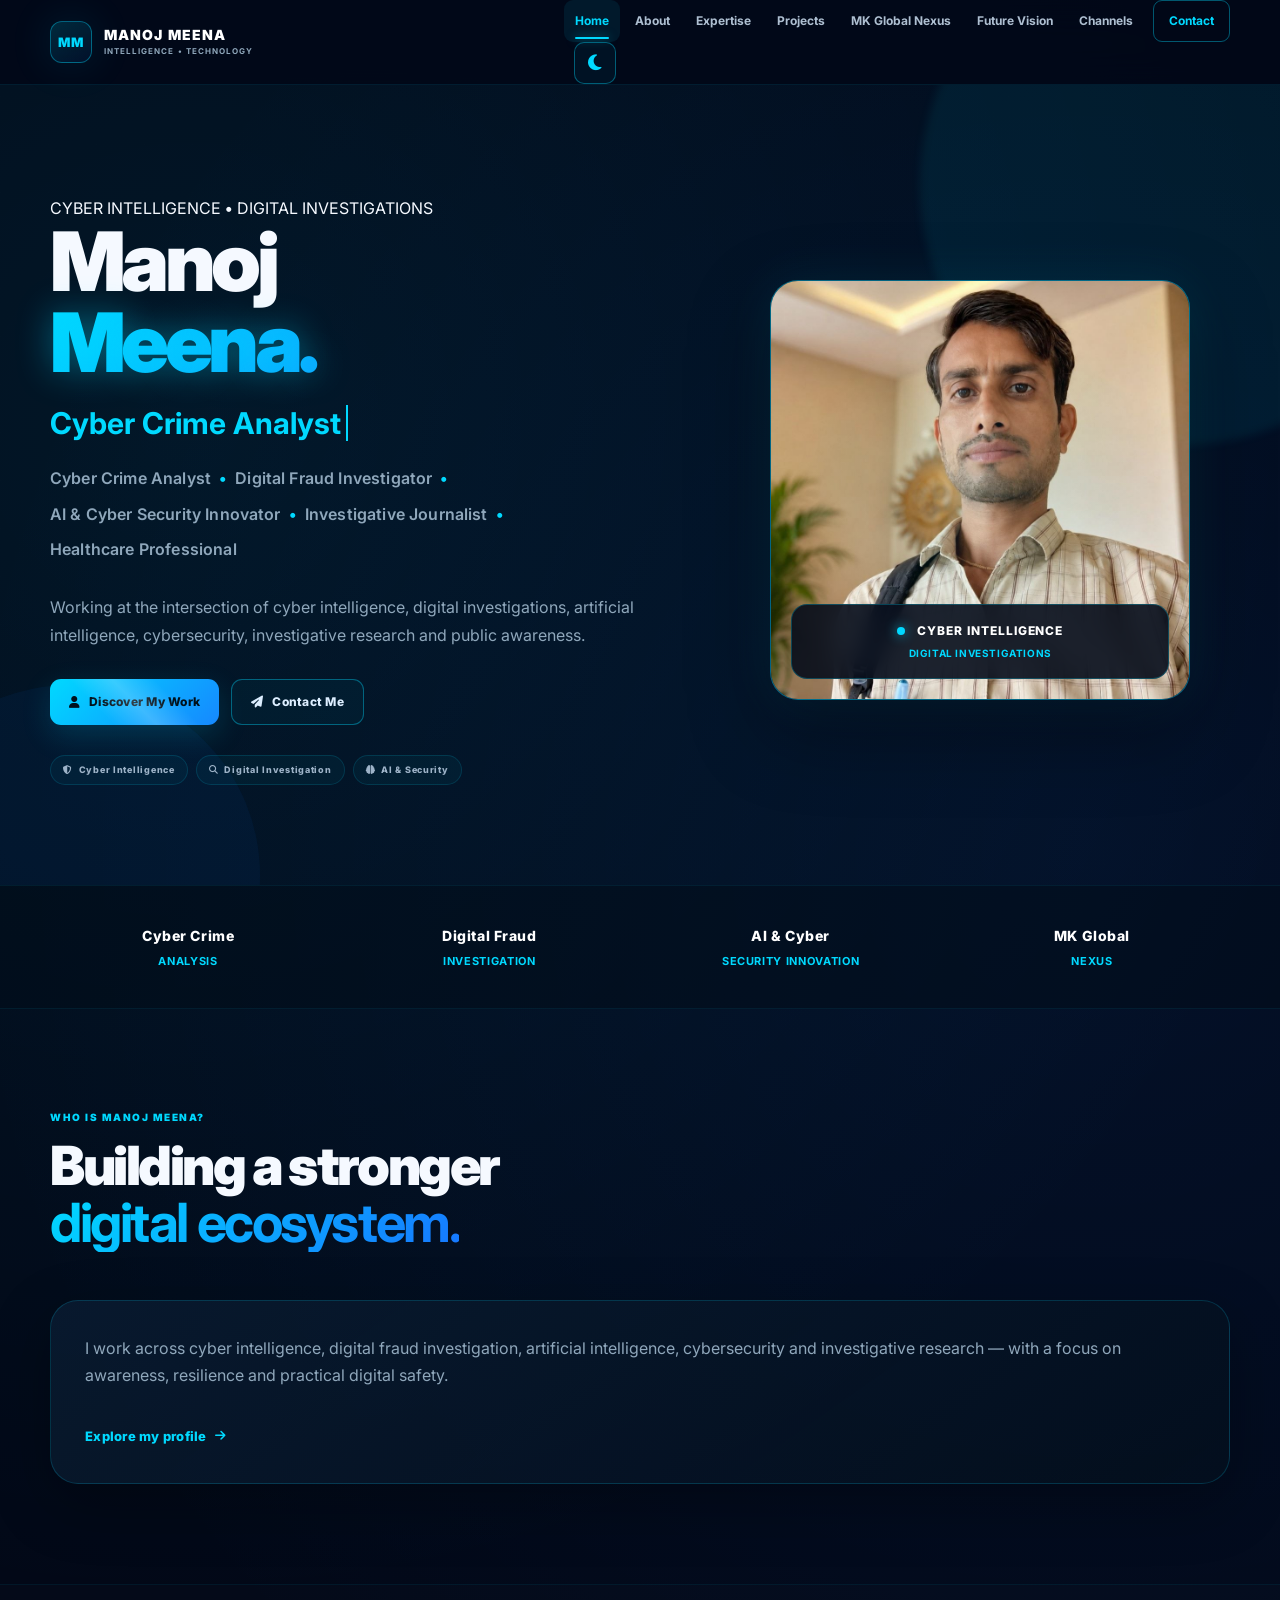
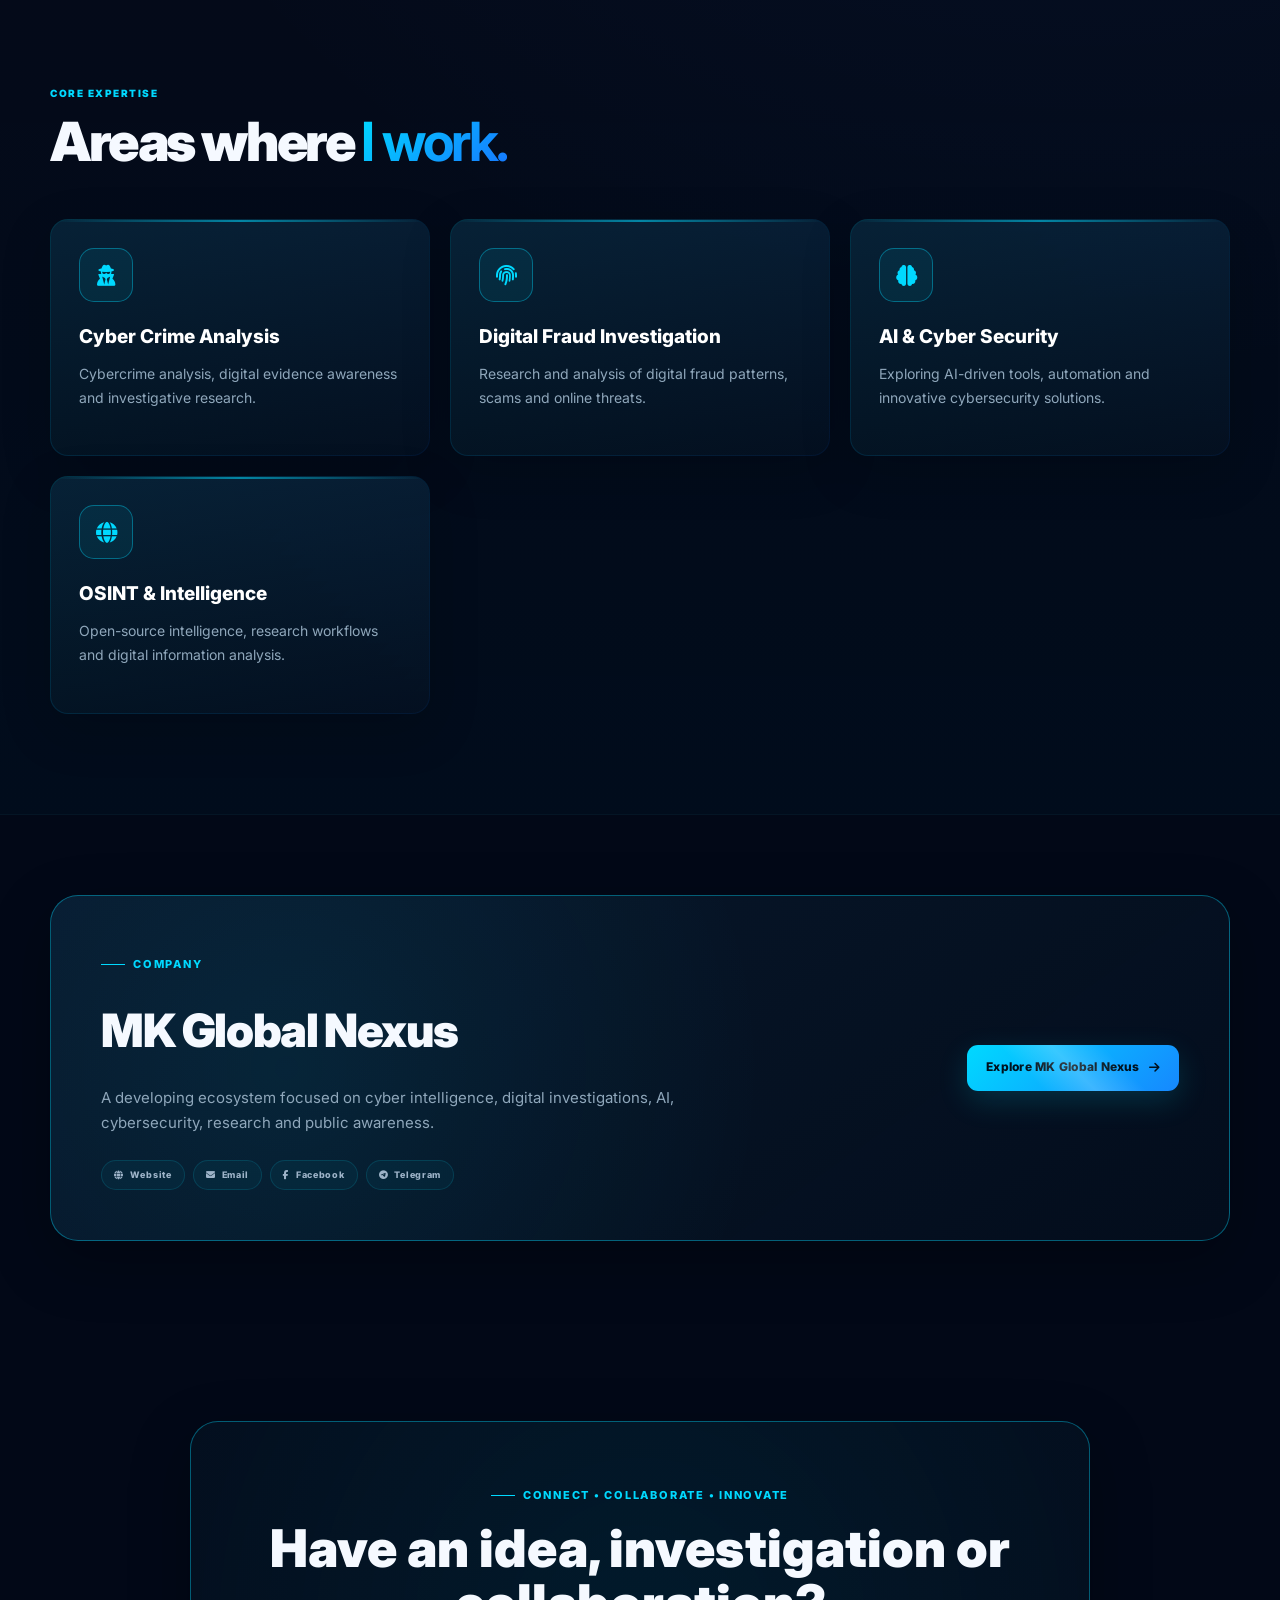
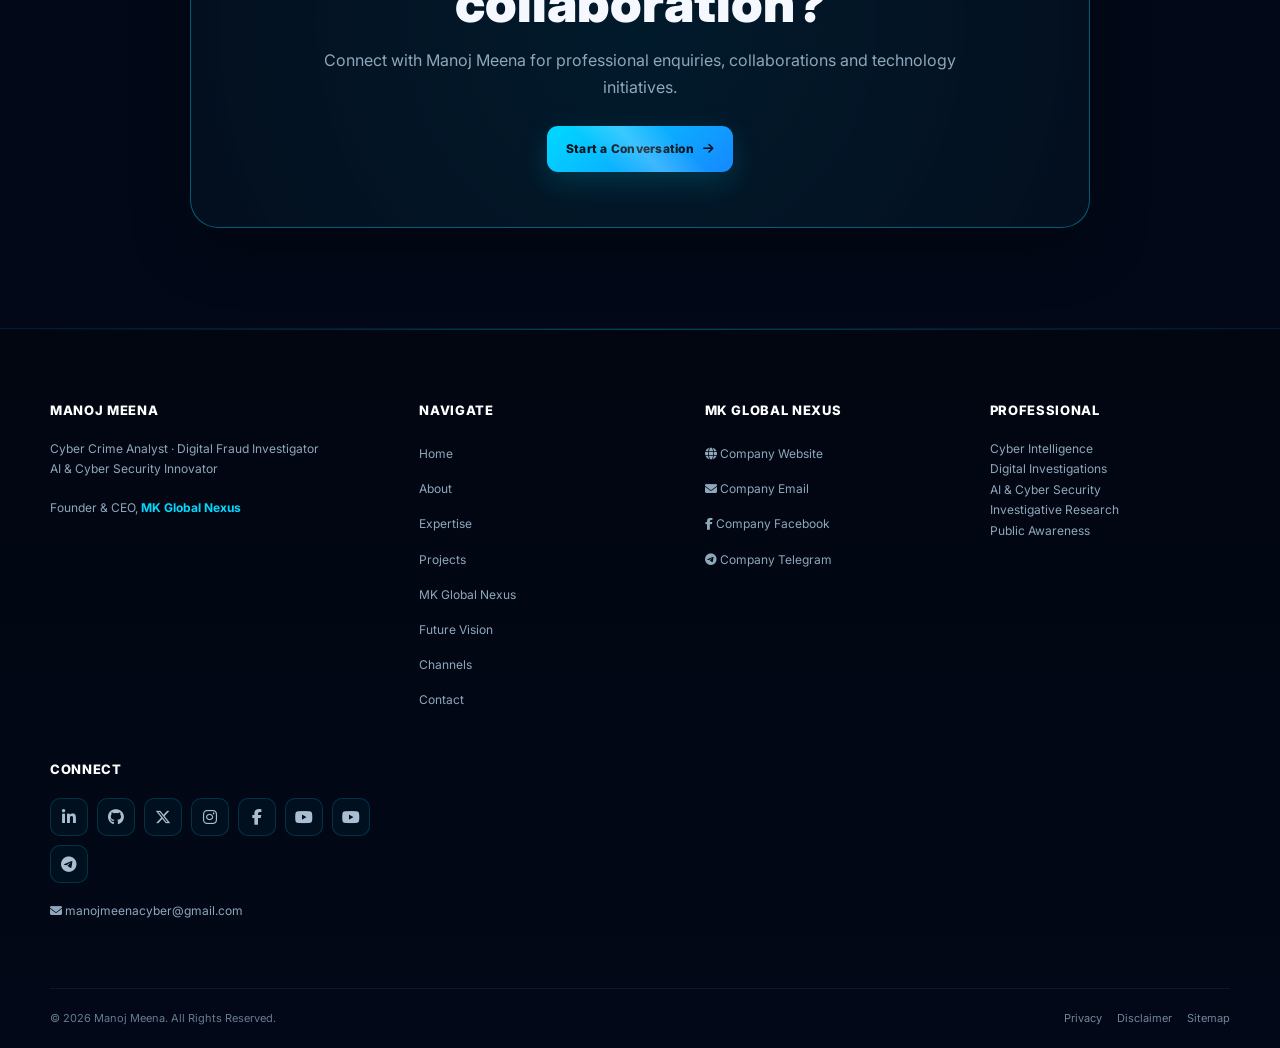
<file: index.html>
<!DOCTYPE html>
<html lang="en">

<head>

    <meta charset="UTF-8">

    <meta
        name="viewport"
        content="width=device-width, initial-scale=1.0"
    >

    <title>
        Manoj Meena | Cyber Crime Analyst, Digital Fraud Investigator & Founder of MK Global Nexus
    </title>

    <meta
        name="description"
        content="Manoj Meena — Cyber Crime Analyst, Digital Fraud Investigator, AI & Cyber Security Innovator, Investigative Journalist and Healthcare Professional. Founder & CEO of MK Global Nexus."
    >

    <meta
        name="keywords"
        content="Manoj Meena, Cyber Crime Analyst, Digital Fraud Investigator, Cyber Security, AI Cyber Security, MK Global Nexus, OSINT, Cyber Intelligence, Digital Investigation, Investigative Journalism"
    >

    <meta
        name="author"
        content="Manoj Meena"
    >

    <meta
        name="robots"
        content="index, follow, max-image-preview:large"
    >

    <meta
        name="theme-color"
        content="#020817"
    >


    <!-- =====================================================
         CANONICAL
    ====================================================== -->

    <link
        rel="canonical"
        href="https://manojmeena.com/"
    >


    <!-- =====================================================
         OPEN GRAPH
    ====================================================== -->

    <meta
        property="og:type"
        content="website"
    >

    <meta
        property="og:title"
        content="Manoj Meena | Cyber Intelligence & Digital Investigations"
    >

    <meta
        property="og:description"
        content="Official personal website of Manoj Meena — Cyber Crime Analyst, Digital Fraud Investigator, AI & Cyber Security Innovator and Founder & CEO of MK Global Nexus."
    >

    <meta
        property="og:url"
        content="https://manojmeena.com/"
    >

    <meta
        property="og:site_name"
        content="Manoj Meena"
    >

    <meta
        property="og:image"
        content="https://manojmeena.com/assets/images/manoj-meena.jpg"
    >


    <!-- =====================================================
         TWITTER / X
    ====================================================== -->

    <meta
        name="twitter:card"
        content="summary_large_image"
    >

    <meta
        name="twitter:title"
        content="Manoj Meena | Cyber Intelligence & Digital Investigations"
    >

    <meta
        name="twitter:description"
        content="Official website of Manoj Meena — Cyber Crime Analyst, Digital Fraud Investigator and Founder & CEO of MK Global Nexus."
    >

    <meta
        name="twitter:image"
        content="https://manojmeena.com/assets/images/manoj-meena.jpg"
    >


    <!-- =====================================================
         GOOGLE FONT
    ====================================================== -->

    <link
        rel="preconnect"
        href="https://fonts.googleapis.com"
    >

    <link
        rel="preconnect"
        href="https://fonts.gstatic.com"
        crossorigin
    >

    <link
        href="https://fonts.googleapis.com/css2?family=Inter:wght@400;500;600;700;800;900&display=swap"
        rel="stylesheet"
    >


    <!-- =====================================================
         FONT AWESOME
    ====================================================== -->

    <link
        rel="stylesheet"
        href="https://cdnjs.cloudflare.com/ajax/libs/font-awesome/6.5.0/css/all.min.css"
    >


    <!-- =====================================================
         WEBSITE CSS
         ROOT FILE
    ====================================================== -->

    <link
        rel="stylesheet"
        href="style.css"
    >


    <!-- =====================================================
         FAVICON
    ====================================================== -->

    <link
        rel="icon"
        href="favicon/favicon.ico"
    >


    <!-- =====================================================
         PERSON & ORGANIZATION STRUCTURED DATA
    ====================================================== -->

    <script type="application/ld+json">
    {
        "@context": "https://schema.org",
        "@type": "Person",
        "name": "Manoj Meena",
        "url": "https://manojmeena.com/",
        "jobTitle": "Founder & CEO, MK Global Nexus",
        "description": "Cyber Crime Analyst, Digital Fraud Investigator, AI & Cyber Security Innovator, Investigative Journalist and Healthcare Professional.",
        "image": "https://manojmeena.com/assets/images/manoj-meena.jpg",
        "worksFor": {
            "@type": "Organization",
            "name": "MK Global Nexus",
            "url": "https://mkglobalnexus.free.nf",
            "email": "mkglobalnexus@gmail.com",
            "sameAs": [
                "https://www.facebook.com/mkglobalnexus",
                "https://t.me/MKGLOBALNEXUS"
            ]
        },
        "sameAs": [
            "https://www.linkedin.com/in/manojmeenacyber",
            "https://github.com/manojmeenacyber",
            "https://x.com/manojmeenacyber",
            "https://www.instagram.com/manojmeenacyber",
            "https://www.facebook.com/manojmeenacyber",
            "https://www.youtube.com/@MKCyberHawk",
            "https://youtube.com/@mkxglobalnews",
            "https://t.me/manojmeenacyber"
        ]
    }
    </script>

</head>


<body>


<!-- =====================================================
     NAVIGATION
===================================================== -->

<header class="navbar">

    <div class="container nav-container">

        <div class="logo">

            <a href="index.html">

                <span class="logo-mark">
                    MM
                </span>

                <span class="logo-text">

                    <strong>
                        MANOJ MEENA
                    </strong>

                    <small>
                        INTELLIGENCE • TECHNOLOGY
                    </small>

                </span>

            </a>

        </div>


        <nav>

            <ul
                class="nav-links"
                id="main-navigation"
            >

                <li>
                    <a
                        href="index.html"
                        class="active"
                    >
                        Home
                    </a>
                </li>

                <li>
                    <a href="about.html">
                        About
                    </a>
                </li>

                <li>
                    <a href="expertise.html">
                        Expertise
                    </a>
                </li>

                <li>
                    <a href="projects.html">
                        Projects
                    </a>
                </li>

                <li>
                    <a href="nexus.html">
                        MK Global Nexus
                    </a>
                </li>

                <li>
                    <a href="future-vision.html">
                        Future Vision
                    </a>
                </li>

                <li>
                    <a href="channels.html">
                        Channels
                    </a>
                </li>

                <li>
                    <a
                        href="contact.html"
                        class="nav-contact"
                    >
                        Contact
                    </a>
                </li>

            </ul>


            <button
                class="hamburger"
                id="hamburger"
                type="button"
                aria-label="Open navigation menu"
                aria-expanded="false"
                aria-controls="main-navigation"
            >

                <span></span>
                <span></span>
                <span></span>

            </button>

        </nav>

    </div>

</header>


<!-- =====================================================
     MAIN
===================================================== -->

<main>


<!-- =====================================================
     HERO
===================================================== -->

<section class="hero">

    <div class="container hero-container">


        <!-- HERO CONTENT -->

        <div class="hero-content">

            <div class="hero-label">

                <span></span>

                CYBER INTELLIGENCE

                <b>•</b>

                DIGITAL INVESTIGATIONS

            </div>


            <h1>

                Manoj

                <span>
                    Meena.
                </span>

            </h1>


            <h2>

                Founder &amp; CEO,

                <span>
                    MK Global Nexus
                </span>

            </h2>


            <p class="hero-role">

                Cyber Crime Analyst

                <b>•</b>

                Digital Fraud Investigator

                <b>•</b>

                AI &amp; Cyber Security Innovator

                <b>•</b>

                Investigative Journalist

                <b>•</b>

                Healthcare Professional

            </p>


            <p class="hero-description">

                Working at the intersection of cyber intelligence,
                digital investigations, artificial intelligence,
                cybersecurity, investigative research and
                public awareness.

            </p>


            <div class="hero-actions">

                <a
                    href="about.html"
                    class="btn btn-primary"
                >

                    <i class="fas fa-user"></i>

                    Discover My Work

                </a>


                <a
                    href="contact.html"
                    class="btn btn-secondary"
                >

                    <i class="fas fa-paper-plane"></i>

                    Contact Me

                </a>

            </div>


            <div class="hero-focus">

                <span>

                    <i class="fas fa-shield-halved"></i>

                    Cyber Intelligence

                </span>


                <span>

                    <i class="fas fa-search"></i>

                    Digital Investigation

                </span>


                <span>

                    <i class="fas fa-brain"></i>

                    AI &amp; Security

                </span>

            </div>

        </div>


        <!-- HERO IMAGE -->

        <div class="hero-visual">

            <div class="hero-image-frame">

                <div class="image-glow"></div>

                <img
                    src="assets/images/manoj-meena.jpg"
                    alt="Manoj Meena - Cyber Crime Analyst and Founder of MK Global Nexus"
                    loading="eager"
                    fetchpriority="high"
                >

                <div class="image-badge">

                    <span class="status-dot"></span>

                    CYBER INTELLIGENCE

                    <small>
                        DIGITAL INVESTIGATIONS
                    </small>

                </div>

            </div>

        </div>

    </div>

</section>


<!-- =====================================================
     IDENTITY STRIP
===================================================== -->

<section class="identity-strip">

    <div class="container">

        <div class="identity-grid">

            <div class="identity-item">

                <strong>
                    Cyber Crime
                </strong>

                <span>
                    Analysis
                </span>

            </div>


            <div class="identity-item">

                <strong>
                    Digital Fraud
                </strong>

                <span>
                    Investigation
                </span>

            </div>


            <div class="identity-item">

                <strong>
                    AI &amp; Cyber
                </strong>

                <span>
                    Security Innovation
                </span>

            </div>


            <div class="identity-item">

                <strong>
                    MK Global
                </strong>

                <span>
                    Nexus
                </span>

            </div>

        </div>

    </div>

</section>


<!-- =====================================================
     ABOUT SNAPSHOT
===================================================== -->

<section class="section">

    <div class="container">

        <div class="section-heading">

            <span>
                WHO IS MANOJ MEENA?
            </span>

            <h2>

                Building a stronger

                <strong>
                    digital ecosystem.
                </strong>

            </h2>

        </div>


        <div class="mission reveal">

            <p>

                I work across cyber intelligence,
                digital fraud investigation,
                artificial intelligence,
                cybersecurity and investigative
                research — with a focus on
                awareness, resilience and practical
                digital safety.

            </p>


            <a
                href="about.html"
                class="text-link"
            >

                Explore my profile

                <i class="fas fa-arrow-right"></i>

            </a>

        </div>

    </div>

</section>


<!-- =====================================================
     CORE EXPERTISE
===================================================== -->

<section class="section section-dark">

    <div class="container">

        <div class="section-heading">

            <span>
                CORE EXPERTISE
            </span>

            <h2>

                Areas where

                <strong>
                    I work.
                </strong>

            </h2>

        </div>


        <div class="future-grid">


            <article class="future-card reveal">

                <div class="future-icon">

                    <i class="fas fa-user-secret"></i>

                </div>

                <h3>
                    Cyber Crime Analysis
                </h3>

                <p>

                    Cybercrime analysis,
                    digital evidence awareness
                    and investigative research.

                </p>

            </article>


            <article class="future-card reveal">

                <div class="future-icon">

                    <i class="fas fa-fingerprint"></i>

                </div>

                <h3>
                    Digital Fraud Investigation
                </h3>

                <p>

                    Research and analysis of
                    digital fraud patterns,
                    scams and online threats.

                </p>

            </article>


            <article class="future-card reveal">

                <div class="future-icon">

                    <i class="fas fa-brain"></i>

                </div>

                <h3>
                    AI &amp; Cyber Security
                </h3>

                <p>

                    Exploring AI-driven tools,
                    automation and innovative
                    cybersecurity solutions.

                </p>

            </article>


            <article class="future-card reveal">

                <div class="future-icon">

                    <i class="fas fa-globe"></i>

                </div>

                <h3>
                    OSINT &amp; Intelligence
                </h3>

                <p>

                    Open-source intelligence,
                    research workflows and
                    digital information analysis.

                </p>

            </article>

        </div>

    </div>

</section>


<!-- =====================================================
     MK GLOBAL NEXUS
===================================================== -->

<section class="section nexus-preview">

    <div class="container">

        <div class="nexus-box reveal">

            <div>

                <span class="eyebrow">
                    COMPANY
                </span>

                <h2>
                    MK Global Nexus
                </h2>

                <p>

                    A developing ecosystem focused
                    on cyber intelligence, digital
                    investigations, AI, cybersecurity,
                    research and public awareness.

                </p>


                <div class="hero-focus" style="margin-top: 1.5rem;">

                    <span>
                        <i class="fas fa-globe"></i>
                        Website
                    </span>

                    <span>
                        <i class="fas fa-envelope"></i>
                        Email
                    </span>

                    <span>
                        <i class="fab fa-facebook-f"></i>
                        Facebook
                    </span>

                    <span>
                        <i class="fab fa-telegram-plane"></i>
                        Telegram
                    </span>

                </div>

            </div>


            <a
                href="nexus.html"
                class="btn btn-primary"
            >

                Explore MK Global Nexus

                <i class="fas fa-arrow-right"></i>

            </a>

        </div>

    </div>

</section>


<!-- =====================================================
     PERSONAL BRAND CTA
===================================================== -->

<section class="section">

    <div class="container">

        <div class="future-cta reveal">

            <span class="eyebrow">
                CONNECT • COLLABORATE • INNOVATE
            </span>

            <h2>

                Have an idea,
                investigation or
                collaboration?

            </h2>

            <p>

                Connect with Manoj Meena
                for professional enquiries,
                collaborations and
                technology initiatives.

            </p>


            <a
                href="contact.html"
                class="btn btn-primary"
            >

                Start a Conversation

                <i class="fas fa-arrow-right"></i>

            </a>

        </div>

    </div>

</section>


</main>


<!-- =====================================================
     FOOTER
===================================================== -->

<footer>

    <div class="container footer-content">


        <div class="footer-col">

            <h4>
                Manoj Meena
            </h4>

            <p>

                Cyber Crime Analyst ·
                Digital Fraud Investigator

                <br>

                AI &amp; Cyber Security Innovator

            </p>


            <p class="footer-company">

                Founder &amp; CEO,

                <strong>
                    MK Global Nexus
                </strong>

            </p>

        </div>


        <div class="footer-col">

            <h4>
                Navigate
            </h4>

            <ul>

                <li>
                    <a href="index.html">
                        Home
                    </a>
                </li>

                <li>
                    <a href="about.html">
                        About
                    </a>
                </li>

                <li>
                    <a href="expertise.html">
                        Expertise
                    </a>
                </li>

                <li>
                    <a href="projects.html">
                        Projects
                    </a>
                </li>

                <li>
                    <a href="nexus.html">
                        MK Global Nexus
                    </a>
                </li>

                <li>
                    <a href="future-vision.html">
                        Future Vision
                    </a>
                </li>

                <li>
                    <a href="channels.html">
                        Channels
                    </a>
                </li>

                <li>
                    <a href="contact.html">
                        Contact
                    </a>
                </li>

            </ul>

        </div>


        <div class="footer-col">

            <h4>
                MK Global Nexus
            </h4>

            <ul>

                <li>
                    <a
                        href="https://mkglobalnexus.free.nf"
                        target="_blank"
                        rel="noopener noreferrer"
                    >
                        <i class="fas fa-globe"></i>
                        Company Website
                    </a>
                </li>

                <li>
                    <a href="mailto:mkglobalnexus@gmail.com">
                        <i class="fas fa-envelope"></i>
                        Company Email
                    </a>
                </li>

                <li>
                    <a
                        href="https://www.facebook.com/mkglobalnexus"
                        target="_blank"
                        rel="noopener noreferrer"
                    >
                        <i class="fab fa-facebook-f"></i>
                        Company Facebook
                    </a>
                </li>

                <li>
                    <a
                        href="https://t.me/MKGLOBALNEXUS"
                        target="_blank"
                        rel="noopener noreferrer"
                    >
                        <i class="fab fa-telegram-plane"></i>
                        Company Telegram
                    </a>
                </li>

            </ul>

        </div>


        <div class="footer-col">

            <h4>
                Professional
            </h4>

            <p>

                Cyber Intelligence
                <br>

                Digital Investigations
                <br>

                AI &amp; Cyber Security
                <br>

                Investigative Research
                <br>

                Public Awareness

            </p>

        </div>


        <div class="footer-col">

            <h4>
                Connect
            </h4>


            <div class="footer-social">

                <!-- LINKEDIN -->

                <a
                    href="https://www.linkedin.com/in/manojmeenacyber"
                    target="_blank"
                    rel="noopener noreferrer"
                    aria-label="LinkedIn"
                >

                    <i class="fab fa-linkedin-in"></i>

                </a>


                <!-- GITHUB -->

                <a
                    href="https://github.com/manojmeenacyber"
                    target="_blank"
                    rel="noopener noreferrer"
                    aria-label="GitHub"
                >

                    <i class="fab fa-github"></i>

                </a>


                <!-- X -->

                <a
                    href="https://x.com/manojmeenacyber"
                    target="_blank"
                    rel="noopener noreferrer"
                    aria-label="X"
                >

                    <i class="fab fa-x-twitter"></i>

                </a>


                <!-- INSTAGRAM -->

                <a
                    href="https://www.instagram.com/manojmeenacyber"
                    target="_blank"
                    rel="noopener noreferrer"
                    aria-label="Instagram"
                >

                    <i class="fab fa-instagram"></i>

                </a>


                <!-- FACEBOOK -->

                <a
                    href="https://www.facebook.com/manojmeenacyber"
                    target="_blank"
                    rel="noopener noreferrer"
                    aria-label="Facebook"
                >

                    <i class="fab fa-facebook-f"></i>

                </a>


                <!-- YOUTUBE — MK CYBERHAWK -->

                <a
                    href="https://www.youtube.com/@MKCyberHawk"
                    target="_blank"
                    rel="noopener noreferrer"
                    aria-label="MK CyberHawk YouTube"
                >

                    <i class="fab fa-youtube"></i>

                </a>


                <!-- YOUTUBE — MKX GLOBAL NEWS -->

                <a
                    href="https://youtube.com/@mkxglobalnews"
                    target="_blank"
                    rel="noopener noreferrer"
                    aria-label="MKX Global News YouTube"
                >

                    <i class="fab fa-youtube"></i>

                </a>


                <!-- TELEGRAM -->

                <a
                    href="https://t.me/manojmeenacyber"
                    target="_blank"
                    rel="noopener noreferrer"
                    aria-label="Telegram"
                >

                    <i class="fab fa-telegram-plane"></i>

                </a>


            </div>


            <p>

                <i class="fas fa-envelope"></i>

                manojmeenacyber@gmail.com

            </p>

        </div>

    </div>


    <div class="container footer-bottom">

        <p>

            &copy;

            <span data-current-year>
                2026
            </span>

            Manoj Meena.

            All Rights Reserved.

        </p>


        <p class="footer-meta">

            <a href="privacy.html">
                Privacy
            </a>

            <a href="disclaimer.html">
                Disclaimer
            </a>

            <a href="sitemap.xml">
                Sitemap
            </a>

        </p>

    </div>

</footer>


<!-- =====================================================
     JAVASCRIPT
     ROOT FILE
===================================================== -->

<script src="script.js"></script>


</body>

</html>
</file>
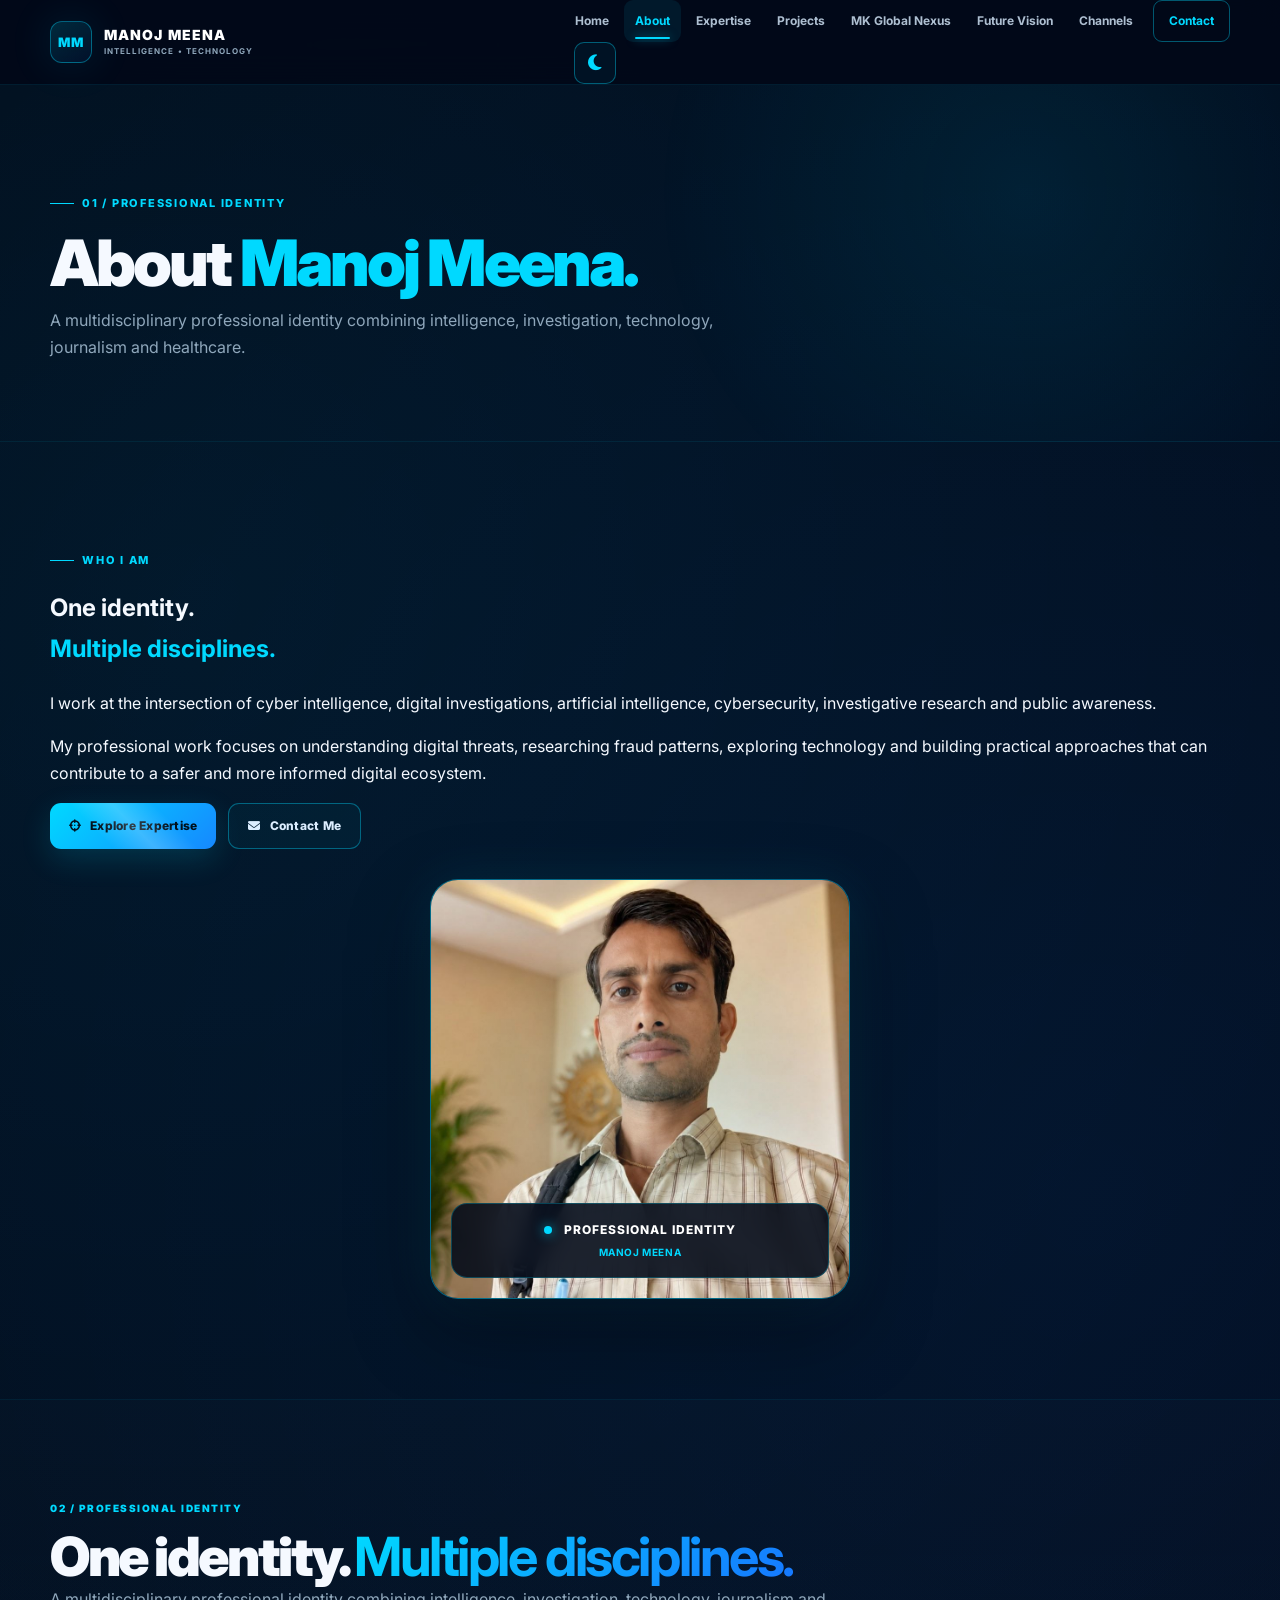
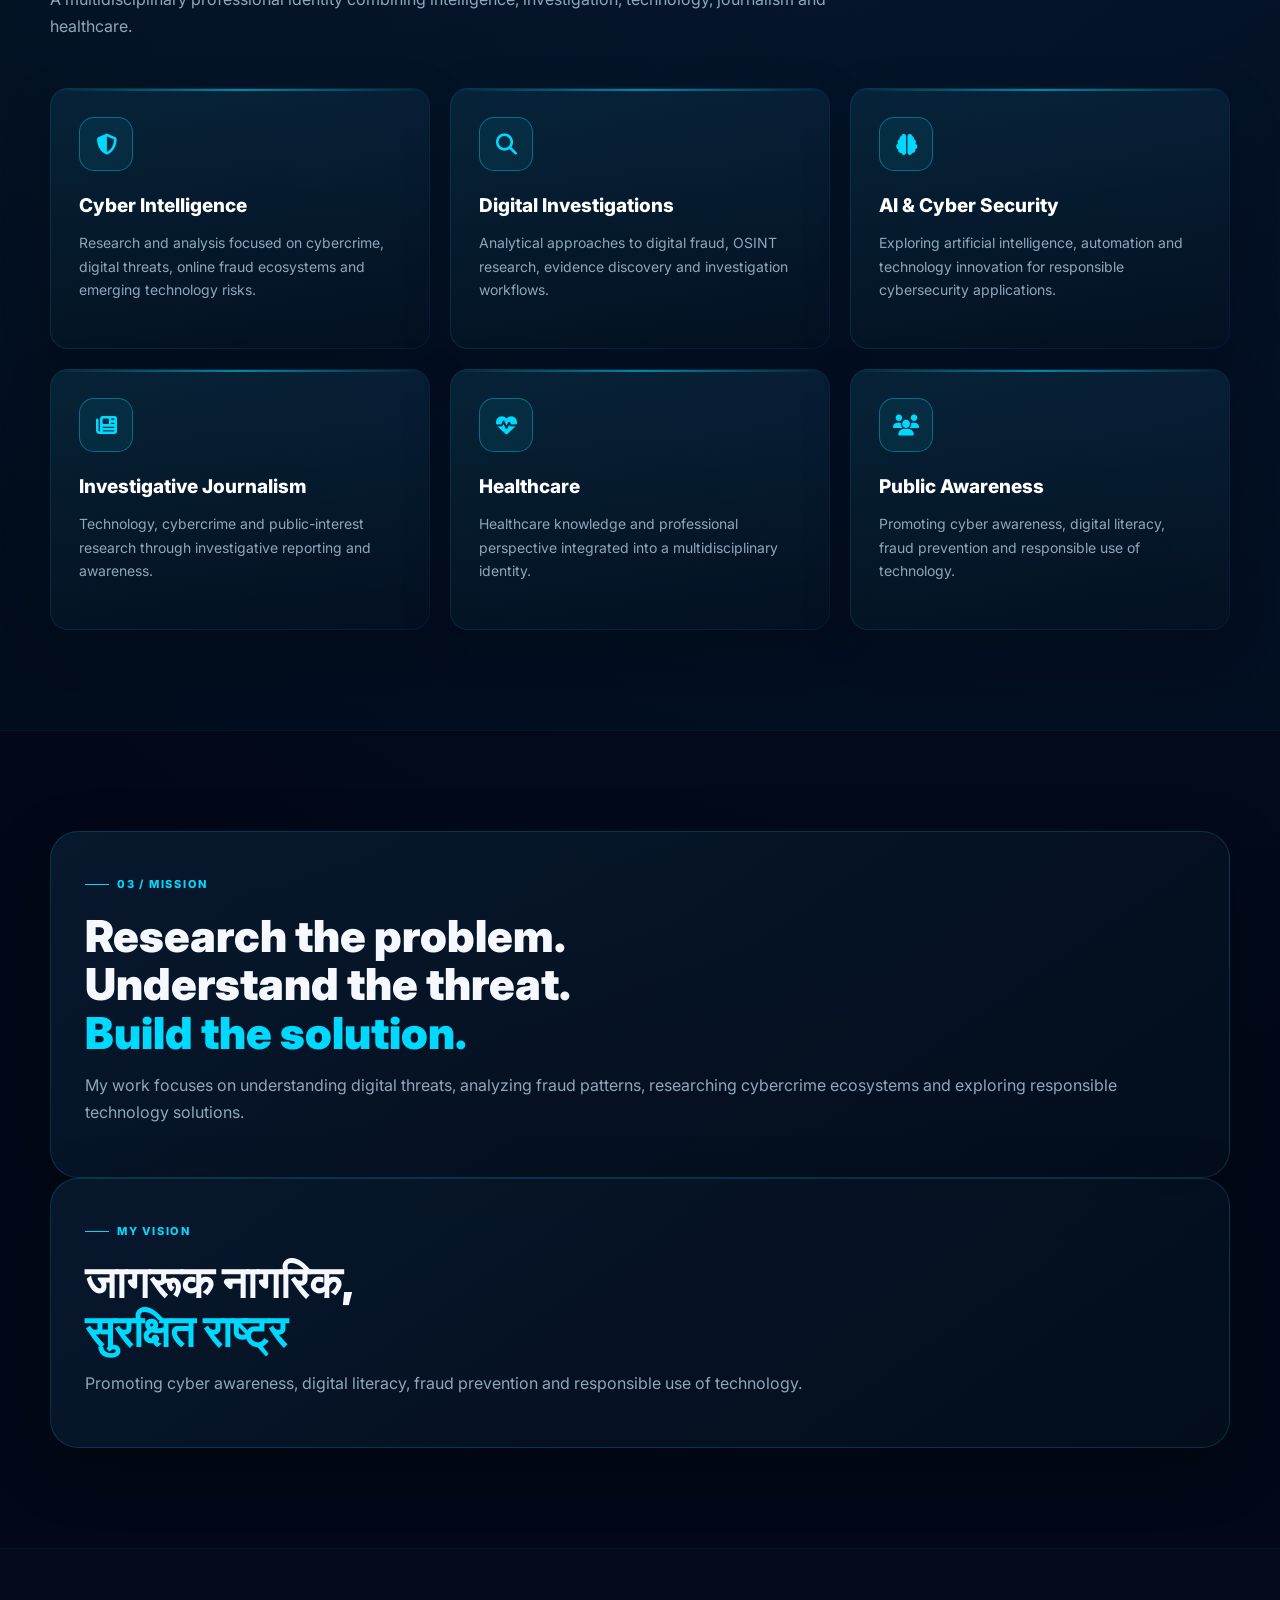
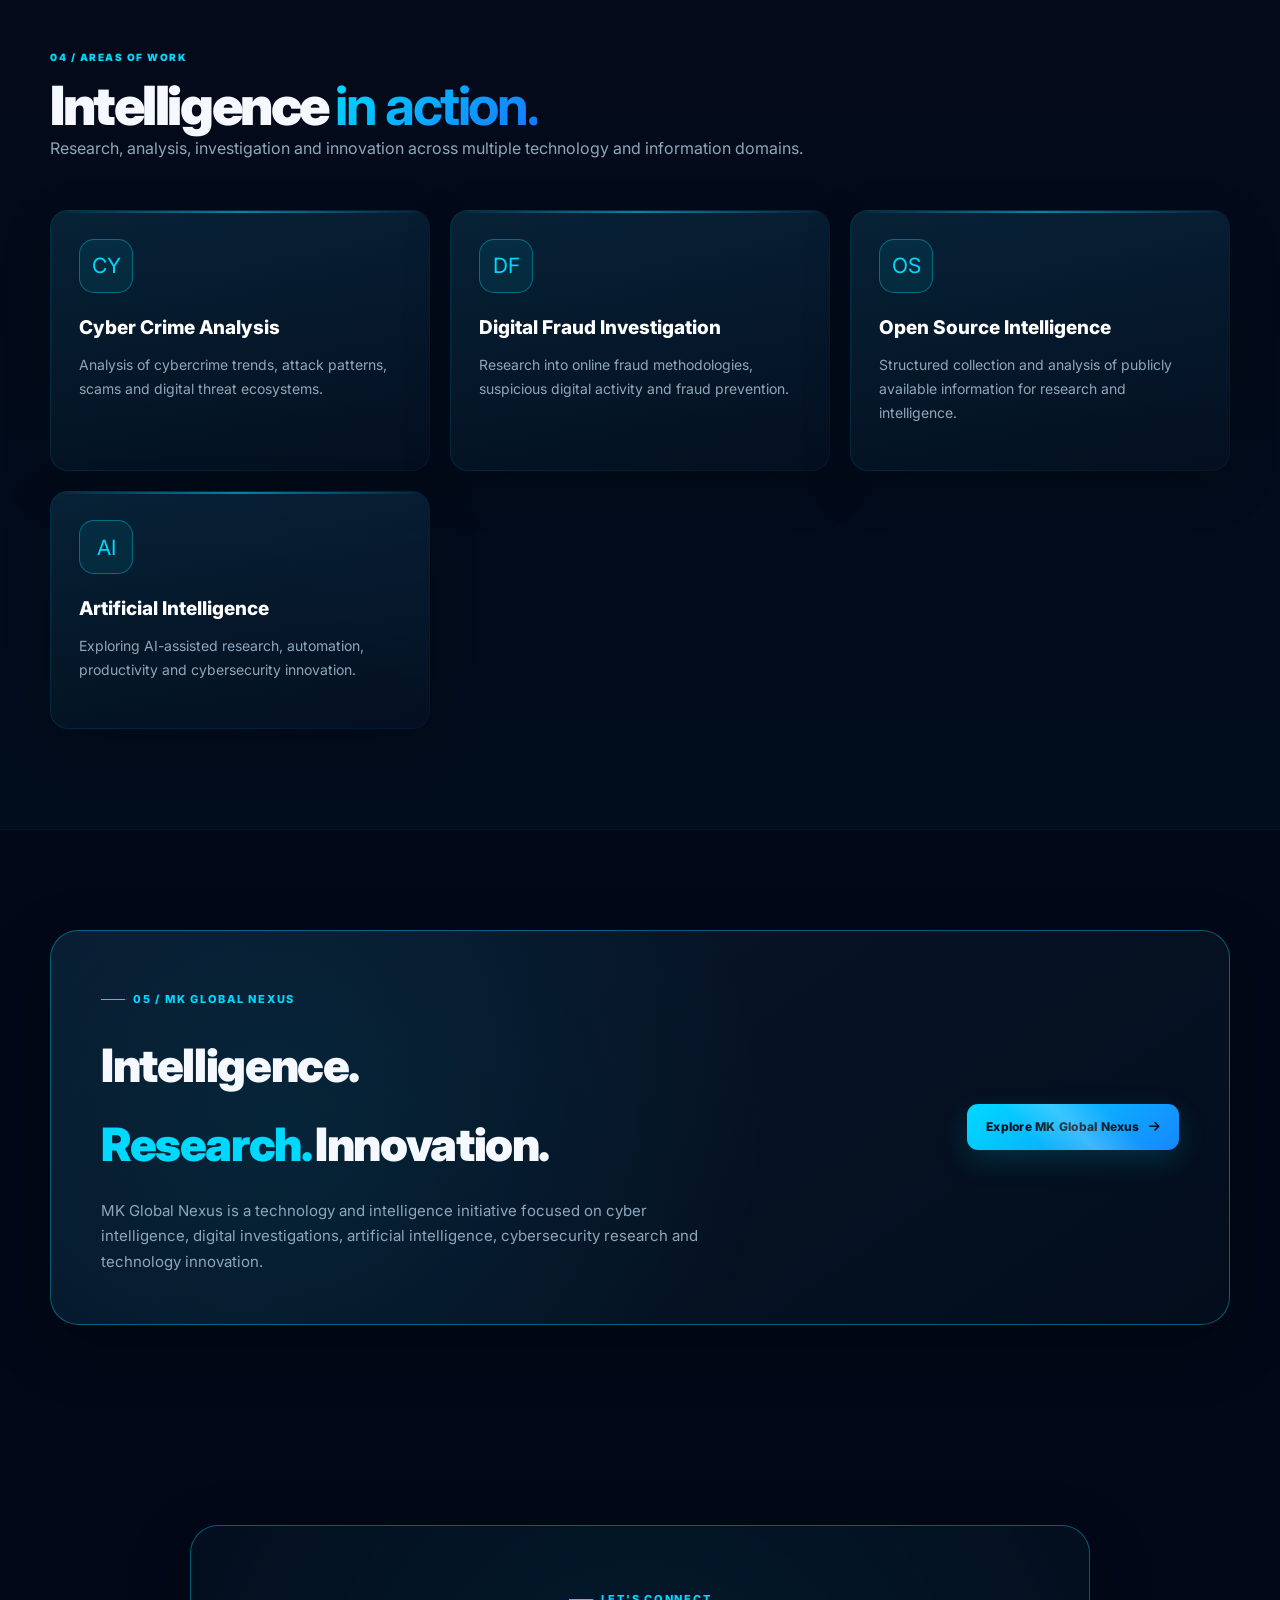
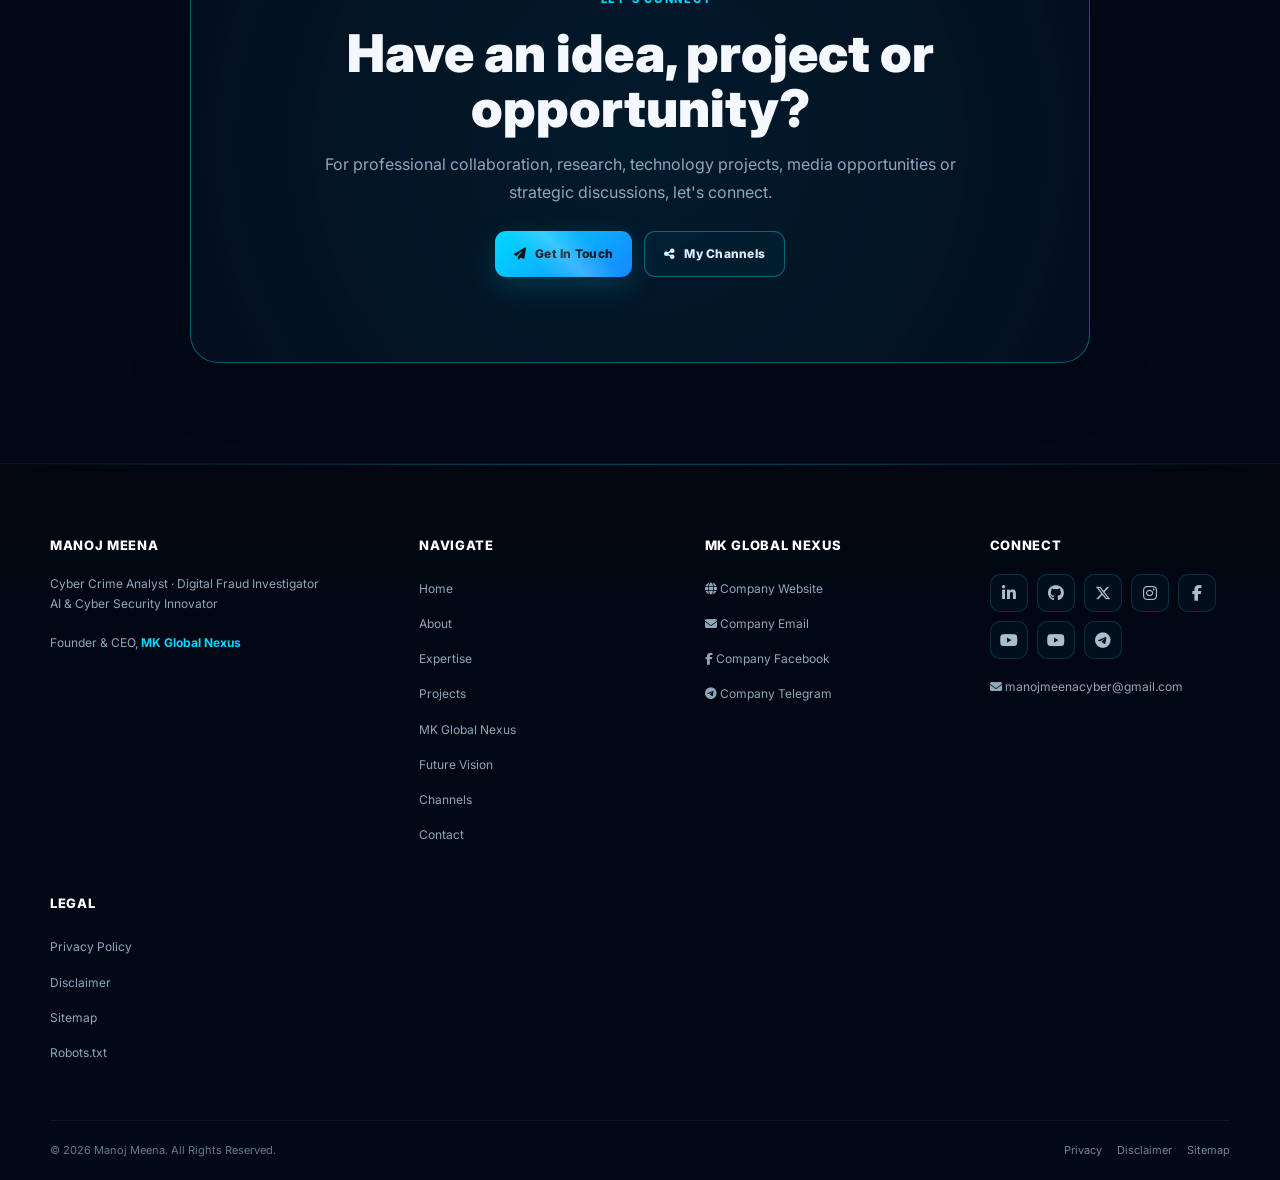
<file: about.html>
<!DOCTYPE html>
<html lang="en">

<head>

    <meta charset="UTF-8">

    <meta
        name="viewport"
        content="width=device-width, initial-scale=1.0"
    >

    <title>
        About Manoj Meena | Cyber Crime Analyst & Founder of MK Global Nexus
    </title>

    <meta
        name="description"
        content="Learn about Manoj Meena — Cyber Crime Analyst, Digital Fraud Investigator, AI & Cyber Security Innovator, Investigative Journalist, Healthcare Professional and Founder & CEO of MK Global Nexus."
    >

    <meta
        name="keywords"
        content="Manoj Meena, About Manoj Meena, Cyber Crime Analyst, Digital Fraud Investigator, Cyber Intelligence, Digital Investigation, OSINT, AI Cyber Security, MK Global Nexus"
    >

    <meta
        name="author"
        content="Manoj Meena"
    >

    <meta
        name="robots"
        content="index, follow, max-image-preview:large"
    >

    <meta
        name="theme-color"
        content="#020817"
    >


    <!-- =====================================================
         CANONICAL
    ====================================================== -->

    <link
        rel="canonical"
        href="https://manojmeena.com/about.html"
    >


    <!-- =====================================================
         OPEN GRAPH
    ====================================================== -->

    <meta
        property="og:type"
        content="profile"
    >

    <meta
        property="og:title"
        content="About Manoj Meena | Cyber Intelligence & Digital Investigations"
    >

    <meta
        property="og:description"
        content="Manoj Meena — Cyber Crime Analyst, Digital Fraud Investigator, AI & Cyber Security Innovator and Founder & CEO of MK Global Nexus."
    >

    <meta
        property="og:url"
        content="https://manojmeena.com/about.html"
    >

    <meta
        property="og:site_name"
        content="Manoj Meena"
    >

    <meta
        property="og:image"
        content="https://manojmeena.com/assets/images/manoj-meena.jpg"
    >

    <meta
        property="profile:first_name"
        content="Manoj"
    >

    <meta
        property="profile:last_name"
        content="Meena"
    >

    <meta
        property="profile:username"
        content="manojmeenacyber"
    >


    <!-- =====================================================
         TWITTER / X
    ====================================================== -->

    <meta
        name="twitter:card"
        content="summary_large_image"
    >

    <meta
        name="twitter:title"
        content="About Manoj Meena | Cyber Intelligence"
    >

    <meta
        name="twitter:description"
        content="Cyber Crime Analyst, Digital Fraud Investigator, AI & Cyber Security Innovator and Founder & CEO of MK Global Nexus."
    >

    <meta
        name="twitter:image"
        content="https://manojmeena.com/assets/images/manoj-meena.jpg"
    >


    <!-- =====================================================
         GOOGLE FONT
    ====================================================== -->

    <link
        rel="preconnect"
        href="https://fonts.googleapis.com"
    >

    <link
        rel="preconnect"
        href="https://fonts.gstatic.com"
        crossorigin
    >

    <link
        href="https://fonts.googleapis.com/css2?family=Inter:wght@400;500;600;700;800;900&display=swap"
        rel="stylesheet"
    >


    <!-- =====================================================
         FONT AWESOME
    ====================================================== -->

    <link
        rel="stylesheet"
        href="https://cdnjs.cloudflare.com/ajax/libs/font-awesome/6.5.0/css/all.min.css"
    >


    <!-- =====================================================
         WEBSITE CSS
         ROOT FILE
    ====================================================== -->

    <link
        rel="stylesheet"
        href="style.css"
    >


    <!-- =====================================================
         FAVICON
    ====================================================== -->

    <link
        rel="icon"
        href="favicon/favicon.ico"
    >


    <!-- =====================================================
         PERSON STRUCTURED DATA
    ====================================================== -->

    <script type="application/ld+json">
    {
        "@context": "https://schema.org",
        "@type": "ProfilePage",
        "name": "About Manoj Meena",
        "url": "https://manojmeena.com/about.html",
        "mainEntity": {
            "@type": "Person",
            "name": "Manoj Meena",
            "url": "https://manojmeena.com/",
            "jobTitle": "Founder & CEO, MK Global Nexus",
            "description": "Cyber Crime Analyst, Digital Fraud Investigator, AI & Cyber Security Innovator, Investigative Journalist and Healthcare Professional.",
            "image": "https://manojmeena.com/assets/images/manoj-meena.jpg",
            "worksFor": {
                "@type": "Organization",
                "name": "MK Global Nexus",
                "url": "https://mkglobalnexus.free.nf",
                "email": "mkglobalnexus@gmail.com",
                "sameAs": [
                    "https://www.facebook.com/mkglobalnexus",
                    "https://t.me/MKGLOBALNEXUS"
                ]
            },
            "sameAs": [
                "https://www.linkedin.com/in/manojmeenacyber",
                "https://github.com/manojmeenacyber",
                "https://x.com/manojmeenacyber",
                "https://www.instagram.com/manojmeenacyber",
                "https://www.facebook.com/manojmeenacyber",
                "https://www.youtube.com/@MKCyberHawk",
                "https://youtube.com/@mkxglobalnews",
                "https://t.me/manojmeenacyber"
            ]
        }
    }
    </script>

</head>


<body>


<!-- =====================================================
     NAVIGATION
===================================================== -->

<header class="navbar">

    <div class="container nav-container">

        <div class="logo">

            <a href="index.html">

                <span class="logo-mark">
                    MM
                </span>

                <span class="logo-text">

                    <strong>
                        MANOJ MEENA
                    </strong>

                    <small>
                        INTELLIGENCE • TECHNOLOGY
                    </small>

                </span>

            </a>

        </div>


        <nav>

            <ul
                class="nav-links"
                id="main-navigation"
            >

                <li>
                    <a href="index.html">
                        Home
                    </a>
                </li>

                <li>
                    <a
                        href="about.html"
                        class="active"
                    >
                        About
                    </a>
                </li>

                <li>
                    <a href="expertise.html">
                        Expertise
                    </a>
                </li>

                <li>
                    <a href="projects.html">
                        Projects
                    </a>
                </li>

                <li>
                    <a href="nexus.html">
                        MK Global Nexus
                    </a>
                </li>

                <li>
                    <a href="future-vision.html">
                        Future Vision
                    </a>
                </li>

                <li>
                    <a href="channels.html">
                        Channels
                    </a>
                </li>

                <li>
                    <a
                        href="contact.html"
                        class="nav-contact"
                    >
                        Contact
                    </a>
                </li>

            </ul>


            <button
                class="hamburger"
                id="hamburger"
                type="button"
                aria-label="Open navigation menu"
                aria-expanded="false"
                aria-controls="main-navigation"
            >

                <span></span>
                <span></span>
                <span></span>

            </button>

        </nav>

    </div>

</header>


<!-- =====================================================
     PAGE HEADER
===================================================== -->

<section class="page-header">

    <div class="container">

        <span class="eyebrow">
            01 / PROFESSIONAL IDENTITY
        </span>

        <h1>
            About
            <span style="color:#00d9ff;">
                Manoj Meena.
            </span>
        </h1>

        <p>
            A multidisciplinary professional identity
            combining intelligence, investigation,
            technology, journalism and healthcare.
        </p>

    </div>

</section>


<!-- =====================================================
     PROFILE INTRO
===================================================== -->

<section class="section">

    <div class="container">

        <div class="about-profile-grid">


            <!-- CONTENT -->

            <div>

                <span class="eyebrow">
                    WHO I AM
                </span>


                <h2 class="about-heading">

                    One identity.

                    <br>

                    <span style="color:#00d9ff;">
                        Multiple disciplines.
                    </span>

                </h2>


                <p class="about-lead">

                    I work at the intersection of
                    cyber intelligence, digital
                    investigations, artificial
                    intelligence, cybersecurity,
                    investigative research and
                    public awareness.

                </p>


                <p class="about-text">

                    My professional work focuses on
                    understanding digital threats,
                    researching fraud patterns,
                    exploring technology and building
                    practical approaches that can
                    contribute to a safer and more
                    informed digital ecosystem.

                </p>


                <div class="hero-actions">

                    <a
                        href="expertise.html"
                        class="btn btn-primary"
                    >

                        <i class="fas fa-crosshairs"></i>

                        Explore Expertise

                    </a>


                    <a
                        href="contact.html"
                        class="btn btn-secondary"
                    >

                        <i class="fas fa-envelope"></i>

                        Contact Me

                    </a>

                </div>

            </div>


            <!-- PROFILE IMAGE -->

            <div class="hero-visual">

                <div class="hero-image-frame">

                    <div class="image-glow"></div>

                    <img
                        src="assets/images/manoj-meena.jpg"
                        alt="Manoj Meena — Cyber Crime Analyst and Founder of MK Global Nexus"
                        loading="lazy"
                    >

                    <div class="image-badge">

                        <span class="status-dot"></span>

                        PROFESSIONAL IDENTITY

                        <small>
                            MANOJ MEENA
                        </small>

                    </div>

                </div>

            </div>

        </div>

    </div>

</section>


<!-- =====================================================
     PROFESSIONAL IDENTITY
===================================================== -->

<section class="section section-dark">

    <div class="container">

        <div class="section-heading">

            <span>
                02 / PROFESSIONAL IDENTITY
            </span>

            <h2>

                One identity.

                <strong>
                    Multiple disciplines.
                </strong>

            </h2>

            <p>

                A multidisciplinary professional
                identity combining intelligence,
                investigation, technology,
                journalism and healthcare.

            </p>

        </div>


        <div class="future-grid">


            <!-- CYBER INTELLIGENCE -->

            <article class="future-card reveal">

                <div class="future-icon">

                    <i class="fas fa-shield-halved"></i>

                </div>

                <h3>
                    Cyber Intelligence
                </h3>

                <p>

                    Research and analysis focused on
                    cybercrime, digital threats,
                    online fraud ecosystems and
                    emerging technology risks.

                </p>

            </article>


            <!-- DIGITAL INVESTIGATION -->

            <article class="future-card reveal">

                <div class="future-icon">

                    <i class="fas fa-magnifying-glass"></i>

                </div>

                <h3>
                    Digital Investigations
                </h3>

                <p>

                    Analytical approaches to digital
                    fraud, OSINT research, evidence
                    discovery and investigation
                    workflows.

                </p>

            </article>


            <!-- AI -->

            <article class="future-card reveal">

                <div class="future-icon">

                    <i class="fas fa-brain"></i>

                </div>

                <h3>
                    AI &amp; Cyber Security
                </h3>

                <p>

                    Exploring artificial intelligence,
                    automation and technology
                    innovation for responsible
                    cybersecurity applications.

                </p>

            </article>


            <!-- JOURNALISM -->

            <article class="future-card reveal">

                <div class="future-icon">

                    <i class="fas fa-newspaper"></i>

                </div>

                <h3>
                    Investigative Journalism
                </h3>

                <p>

                    Technology, cybercrime and
                    public-interest research through
                    investigative reporting and
                    awareness.

                </p>

            </article>


            <!-- HEALTHCARE -->

            <article class="future-card reveal">

                <div class="future-icon">

                    <i class="fas fa-heart-pulse"></i>

                </div>

                <h3>
                    Healthcare
                </h3>

                <p>

                    Healthcare knowledge and
                    professional perspective
                    integrated into a
                    multidisciplinary identity.

                </p>

            </article>


            <!-- PUBLIC AWARENESS -->

            <article class="future-card reveal">

                <div class="future-icon">

                    <i class="fas fa-users"></i>

                </div>

                <h3>
                    Public Awareness
                </h3>

                <p>

                    Promoting cyber awareness,
                    digital literacy, fraud prevention
                    and responsible use of technology.

                </p>

            </article>

        </div>

    </div>

</section>


<!-- =====================================================
     MISSION + VISION
===================================================== -->

<section class="section">

    <div class="container">

        <div class="mission-vision-grid">


            <!-- MISSION -->

            <article class="mission reveal">

                <span class="eyebrow">
                    03 / MISSION
                </span>

                <h2 class="mission-heading">

                    Research the problem.

                    <br>

                    Understand the threat.

                    <br>

                    <span style="color:#00d9ff;">
                        Build the solution.
                    </span>

                </h2>


                <p>

                    My work focuses on understanding
                    digital threats, analyzing fraud
                    patterns, researching cybercrime
                    ecosystems and exploring
                    responsible technology solutions.

                </p>

            </article>


            <!-- VISION -->

            <article class="mission reveal">

                <span class="eyebrow">
                    MY VISION
                </span>


                <h2 class="mission-heading">

                    जागरूक नागरिक,

                    <br>

                    <span style="color:#00d9ff;">
                        सुरक्षित राष्ट्र
                    </span>

                </h2>


                <p>

                    Promoting cyber awareness,
                    digital literacy, fraud prevention
                    and responsible use of technology.

                </p>

            </article>

        </div>

    </div>

</section>


<!-- =====================================================
     AREAS OF WORK
===================================================== -->

<section class="section section-dark">

    <div class="container">

        <div class="section-heading">

            <span>
                04 / AREAS OF WORK
            </span>

            <h2>

                Intelligence

                <strong>
                    in action.
                </strong>

            </h2>

            <p>

                Research, analysis, investigation
                and innovation across multiple
                technology and information domains.

            </p>

        </div>


        <div class="future-grid">


            <article class="future-card reveal">

                <div class="future-icon future-icon-text">
                    CY
                </div>

                <h3>
                    Cyber Crime Analysis
                </h3>

                <p>

                    Analysis of cybercrime trends,
                    attack patterns, scams and
                    digital threat ecosystems.

                </p>

            </article>


            <article class="future-card reveal">

                <div class="future-icon future-icon-text">
                    DF
                </div>

                <h3>
                    Digital Fraud Investigation
                </h3>

                <p>

                    Research into online fraud
                    methodologies, suspicious digital
                    activity and fraud prevention.

                </p>

            </article>


            <article class="future-card reveal">

                <div class="future-icon future-icon-text">
                    OS
                </div>

                <h3>
                    Open Source Intelligence
                </h3>

                <p>

                    Structured collection and analysis
                    of publicly available information
                    for research and intelligence.

                </p>

            </article>


            <article class="future-card reveal">

                <div class="future-icon future-icon-text">
                    AI
                </div>

                <h3>
                    Artificial Intelligence
                </h3>

                <p>

                    Exploring AI-assisted research,
                    automation, productivity and
                    cybersecurity innovation.

                </p>

            </article>

        </div>

    </div>

</section>


<!-- =====================================================
     MK GLOBAL NEXUS
===================================================== -->

<section class="section">

    <div class="container">

        <div class="nexus-box reveal">


            <div>

                <span class="eyebrow">
                    05 / MK GLOBAL NEXUS
                </span>


                <h2>
                    Intelligence.
                    <br>

                    <span style="color:#00d9ff;">
                        Research.
                    </span>

                    Innovation.
                </h2>


                <p>

                    MK Global Nexus is a technology
                    and intelligence initiative focused
                    on cyber intelligence, digital
                    investigations, artificial
                    intelligence, cybersecurity research
                    and technology innovation.

                </p>

            </div>


            <a
                href="nexus.html"
                class="btn btn-primary"
            >

                Explore MK Global Nexus

                <i class="fas fa-arrow-right"></i>

            </a>

        </div>

    </div>

</section>


<!-- =====================================================
     CONNECT
===================================================== -->

<section class="section">

    <div class="container">

        <div class="future-cta reveal">

            <span class="eyebrow">
                LET'S CONNECT
            </span>


            <h2>

                Have an idea,
                project or opportunity?

            </h2>


            <p>

                For professional collaboration,
                research, technology projects,
                media opportunities or strategic
                discussions, let's connect.

            </p>


            <div class="hero-actions" style="justify-content:center;">

                <a
                    href="contact.html"
                    class="btn btn-primary"
                >

                    <i class="fas fa-paper-plane"></i>

                    Get In Touch

                </a>


                <a
                    href="channels.html"
                    class="btn btn-secondary"
                >

                    <i class="fas fa-share-nodes"></i>

                    My Channels

                </a>

            </div>

        </div>

    </div>

</section>


<!-- =====================================================
     FOOTER
===================================================== -->

<footer>

    <div class="container footer-content">


        <!-- BRAND -->

        <div class="footer-col">

            <h4>
                Manoj Meena
            </h4>

            <p>

                Cyber Crime Analyst ·
                Digital Fraud Investigator

                <br>

                AI &amp; Cyber Security Innovator

            </p>

            <p class="footer-company">

                Founder &amp; CEO,

                <strong>
                    MK Global Nexus
                </strong>

            </p>

        </div>


        <!-- NAVIGATION -->

        <div class="footer-col">

            <h4>
                Navigate
            </h4>

            <ul>

                <li>
                    <a href="index.html">
                        Home
                    </a>
                </li>

                <li>
                    <a href="about.html">
                        About
                    </a>
                </li>

                <li>
                    <a href="expertise.html">
                        Expertise
                    </a>
                </li>

                <li>
                    <a href="projects.html">
                        Projects
                    </a>
                </li>

                <li>
                    <a href="nexus.html">
                        MK Global Nexus
                    </a>
                </li>

                <li>
                    <a href="future-vision.html">
                        Future Vision
                    </a>
                </li>

                <li>
                    <a href="channels.html">
                        Channels
                    </a>
                </li>

                <li>
                    <a href="contact.html">
                        Contact
                    </a>
                </li>

            </ul>

        </div>


        <!-- COMPANY -->

        <div class="footer-col">

            <h4>
                MK Global Nexus
            </h4>

            <ul>

                <li>
                    <a
                        href="https://mkglobalnexus.free.nf"
                        target="_blank"
                        rel="noopener noreferrer"
                    >
                        <i class="fas fa-globe"></i>
                        Company Website
                    </a>
                </li>

                <li>
                    <a href="mailto:mkglobalnexus@gmail.com">
                        <i class="fas fa-envelope"></i>
                        Company Email
                    </a>
                </li>

                <li>
                    <a
                        href="https://www.facebook.com/mkglobalnexus"
                        target="_blank"
                        rel="noopener noreferrer"
                    >
                        <i class="fab fa-facebook-f"></i>
                        Company Facebook
                    </a>
                </li>

                <li>
                    <a
                        href="https://t.me/MKGLOBALNEXUS"
                        target="_blank"
                        rel="noopener noreferrer"
                    >
                        <i class="fab fa-telegram-plane"></i>
                        Company Telegram
                    </a>
                </li>

            </ul>

        </div>


        <!-- SOCIAL -->

        <div class="footer-col">

            <h4>
                Connect
            </h4>


            <div class="footer-social">

                <a
                    href="https://www.linkedin.com/in/manojmeenacyber"
                    target="_blank"
                    rel="noopener noreferrer"
                    aria-label="LinkedIn"
                >

                    <i class="fab fa-linkedin-in"></i>

                </a>


                <a
                    href="https://github.com/manojmeenacyber"
                    target="_blank"
                    rel="noopener noreferrer"
                    aria-label="GitHub"
                >

                    <i class="fab fa-github"></i>

                </a>


                <a
                    href="https://x.com/manojmeenacyber"
                    target="_blank"
                    rel="noopener noreferrer"
                    aria-label="X"
                >

                    <i class="fab fa-x-twitter"></i>

                </a>


                <a
                    href="https://www.instagram.com/manojmeenacyber"
                    target="_blank"
                    rel="noopener noreferrer"
                    aria-label="Instagram"
                >

                    <i class="fab fa-instagram"></i>

                </a>


                <a
                    href="https://www.facebook.com/manojmeenacyber"
                    target="_blank"
                    rel="noopener noreferrer"
                    aria-label="Facebook"
                >

                    <i class="fab fa-facebook-f"></i>

                </a>


                <a
                    href="https://www.youtube.com/@MKCyberHawk"
                    target="_blank"
                    rel="noopener noreferrer"
                    aria-label="MK CyberHawk YouTube"
                >

                    <i class="fab fa-youtube"></i>

                </a>


                <a
                    href="https://youtube.com/@mkxglobalnews"
                    target="_blank"
                    rel="noopener noreferrer"
                    aria-label="MKX Global News YouTube"
                >

                    <i class="fab fa-youtube"></i>

                </a>


                <a
                    href="https://t.me/manojmeenacyber"
                    target="_blank"
                    rel="noopener noreferrer"
                    aria-label="Telegram"
                >

                    <i class="fab fa-telegram-plane"></i>

                </a>


            </div>


            <p>

                <i class="fas fa-envelope"></i>

                manojmeenacyber@gmail.com

            </p>

        </div>


        <!-- LEGAL -->

        <div class="footer-col">

            <h4>
                Legal
            </h4>

            <ul>

                <li>
                    <a href="privacy.html">
                        Privacy Policy
                    </a>
                </li>

                <li>
                    <a href="disclaimer.html">
                        Disclaimer
                    </a>
                </li>

                <li>
                    <a href="sitemap.xml">
                        Sitemap
                    </a>
                </li>

                <li>
                    <a href="robots.txt">
                        Robots.txt
                    </a>
                </li>

            </ul>

        </div>

    </div>


    <!-- FOOTER BOTTOM -->

    <div class="container footer-bottom">

        <p>

            &copy;

            <span data-current-year>
                2026
            </span>

            Manoj Meena.

            All Rights Reserved.

        </p>


        <p class="footer-meta">

            <a href="privacy.html">
                Privacy
            </a>

            <a href="disclaimer.html">
                Disclaimer
            </a>

            <a href="sitemap.xml">
                Sitemap
            </a>

        </p>

    </div>

</footer>


<!-- =====================================================
     JAVASCRIPT
     ROOT FILE
===================================================== -->

<script src="script.js"></script>


</body>

</html>
</file>
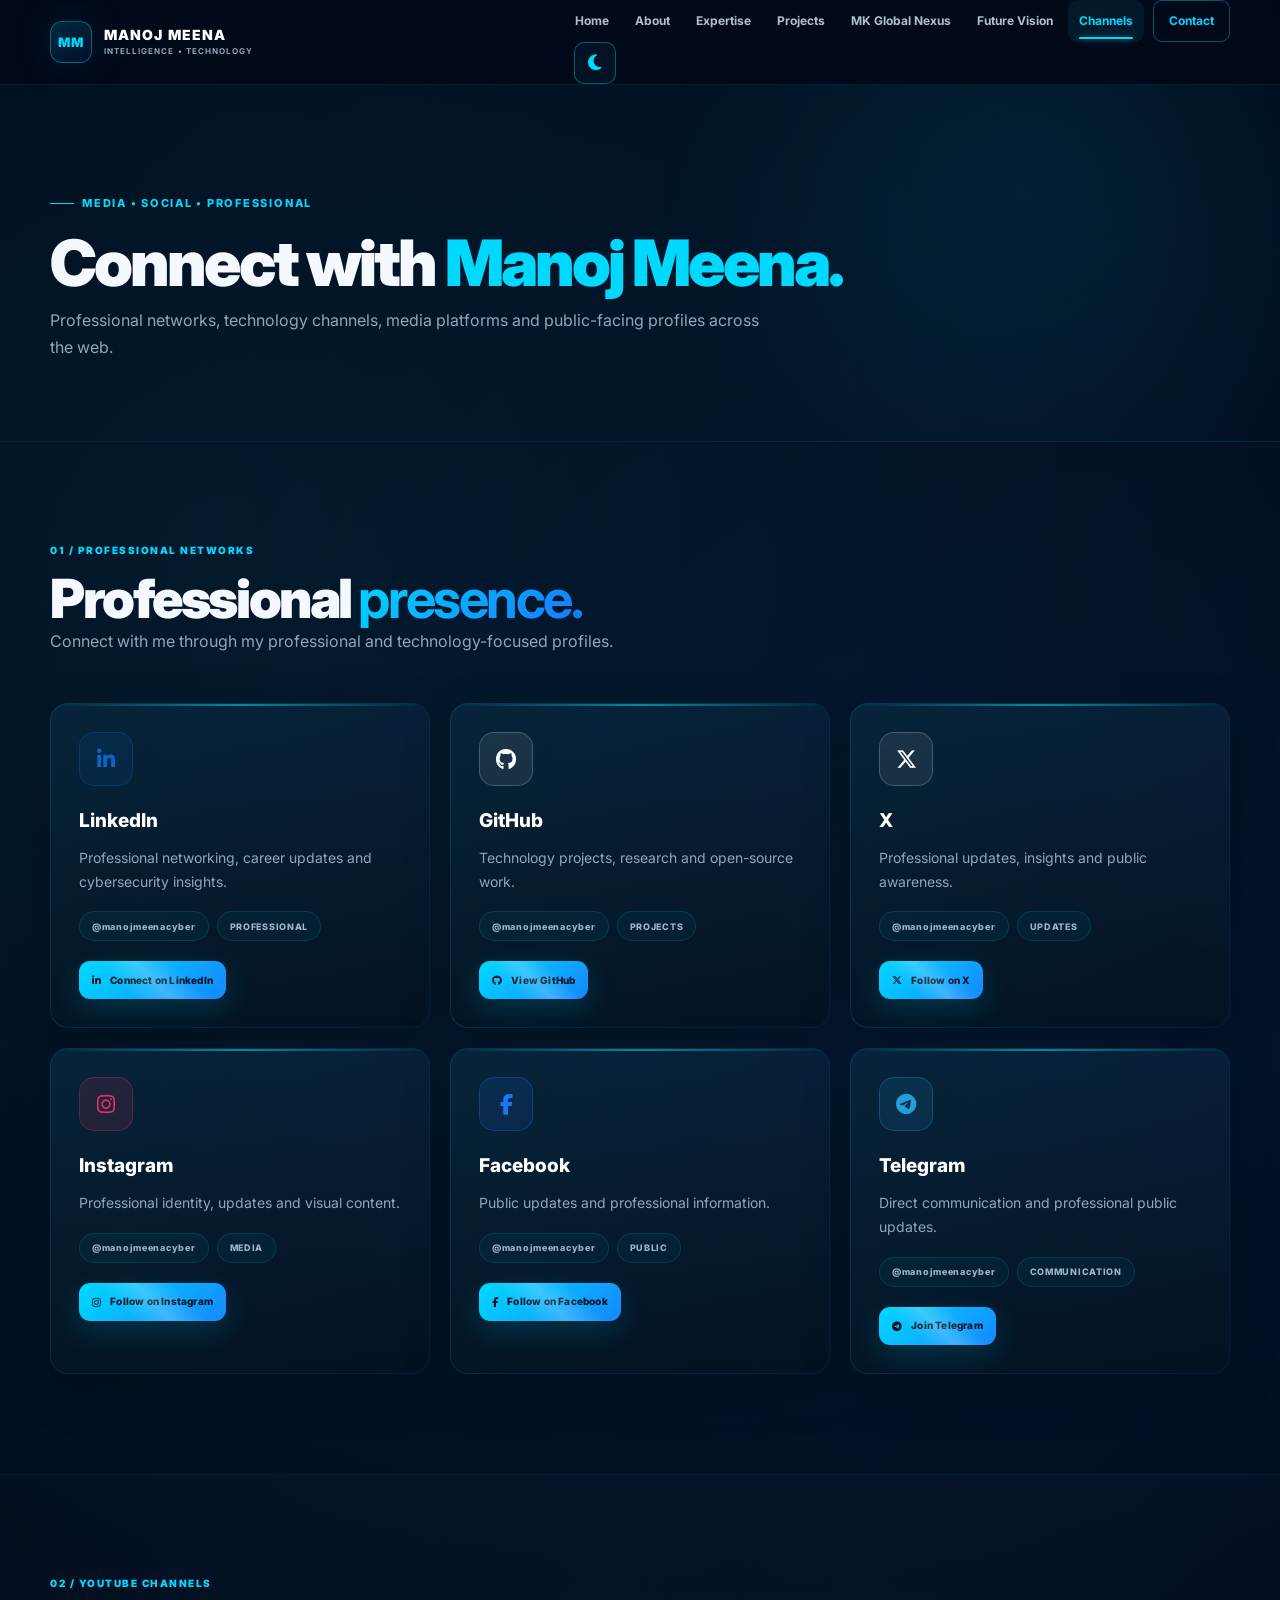
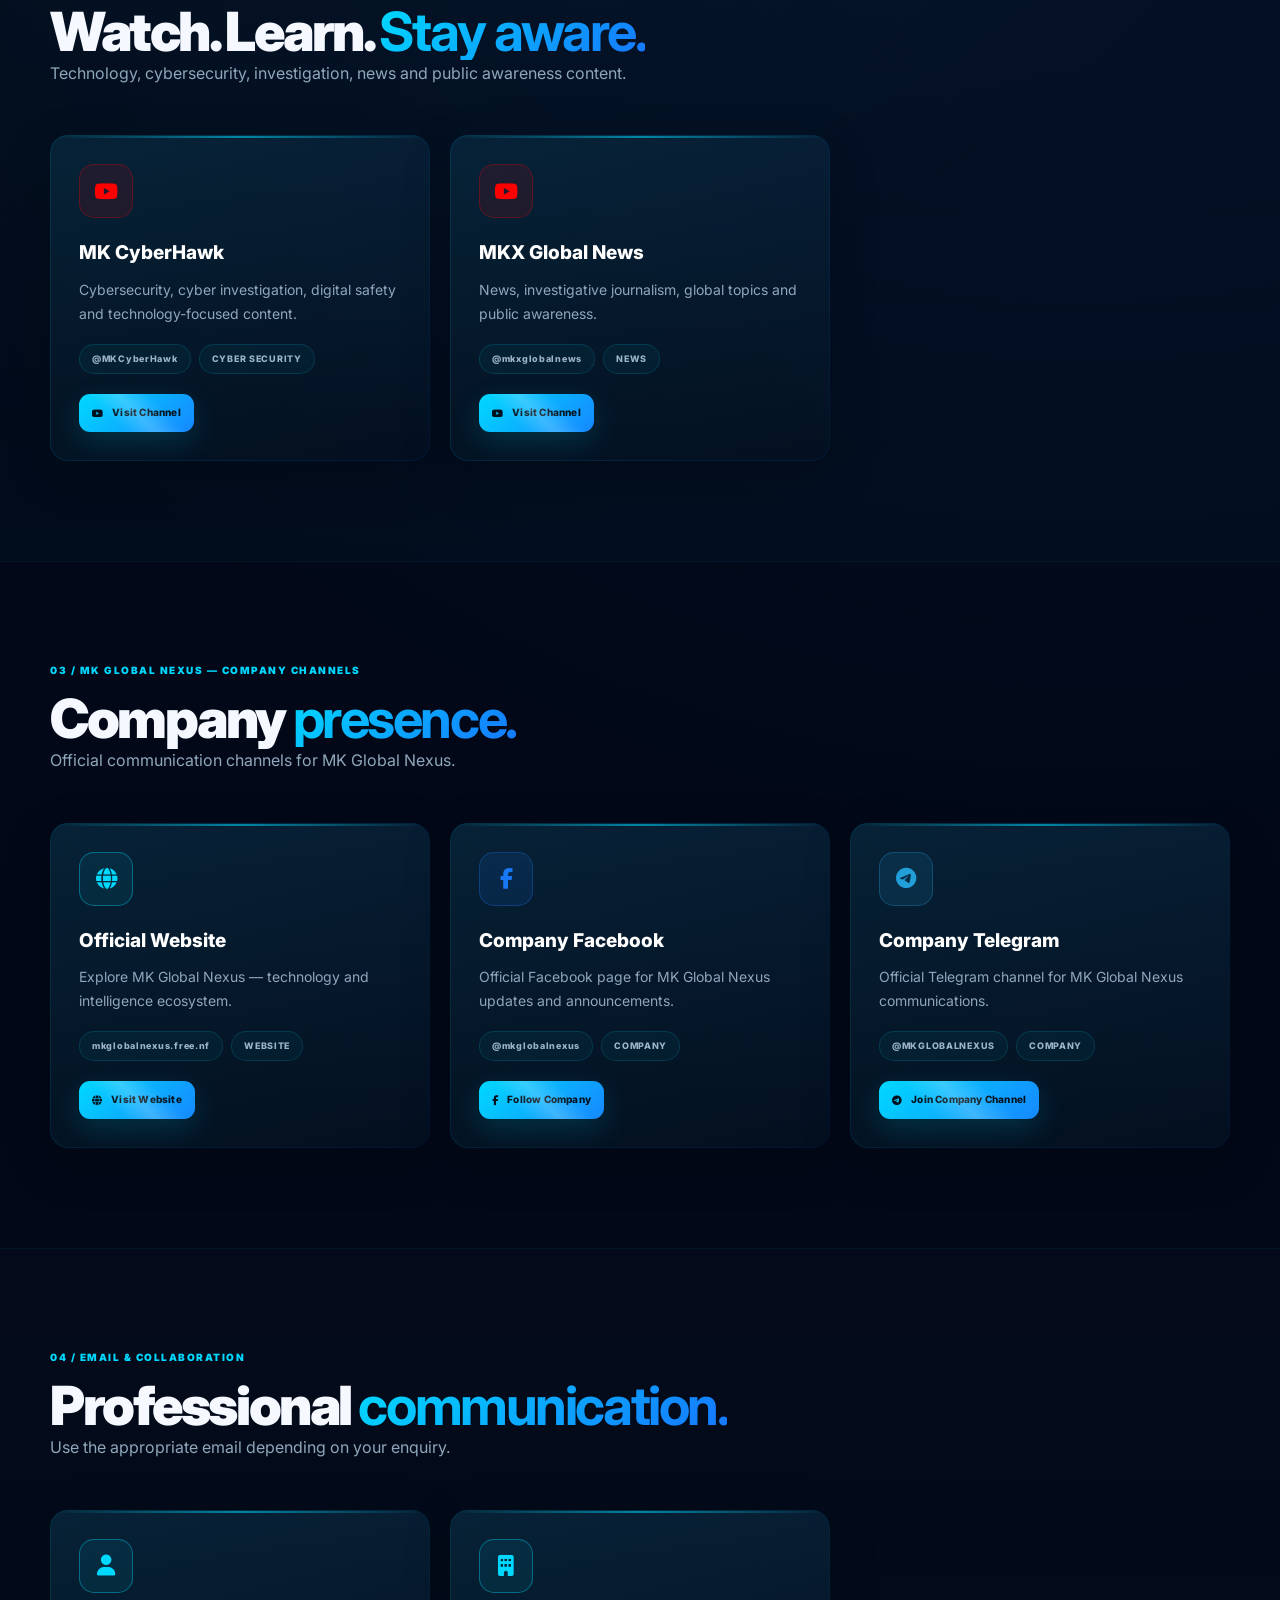
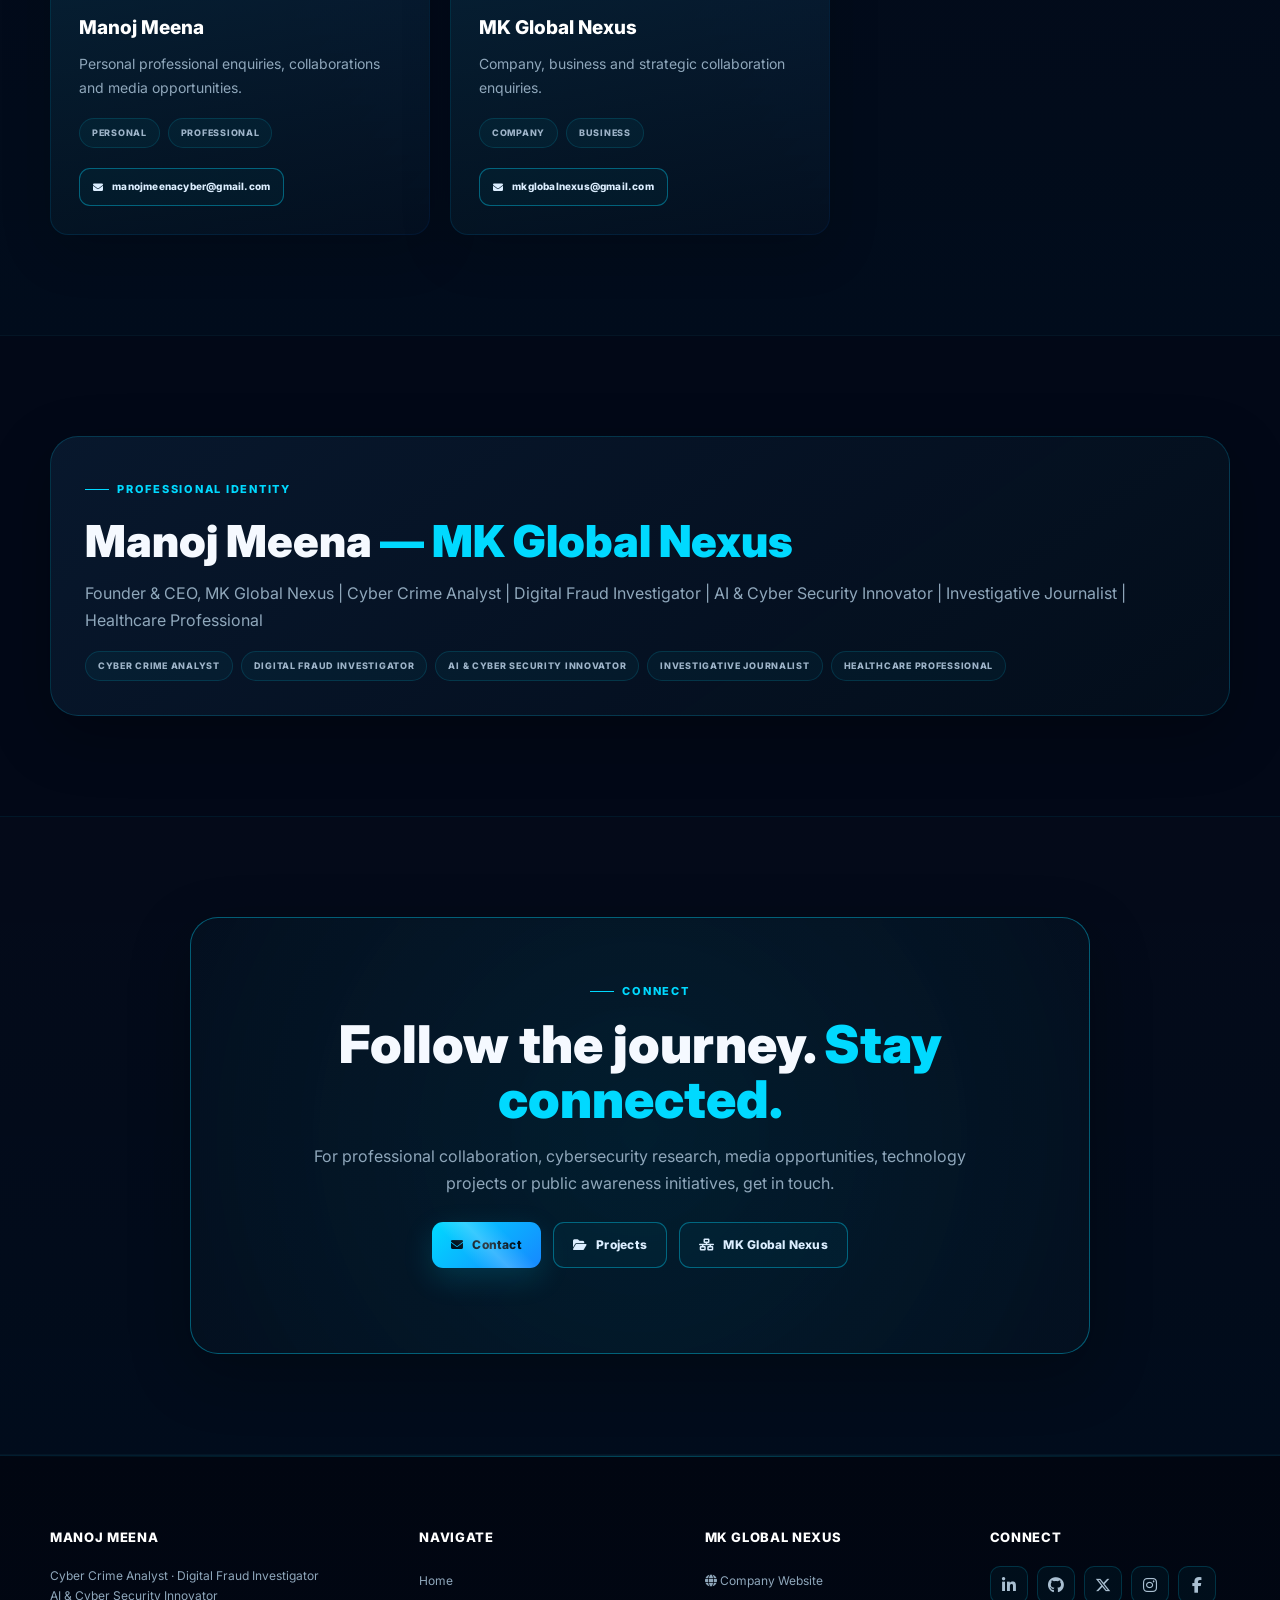
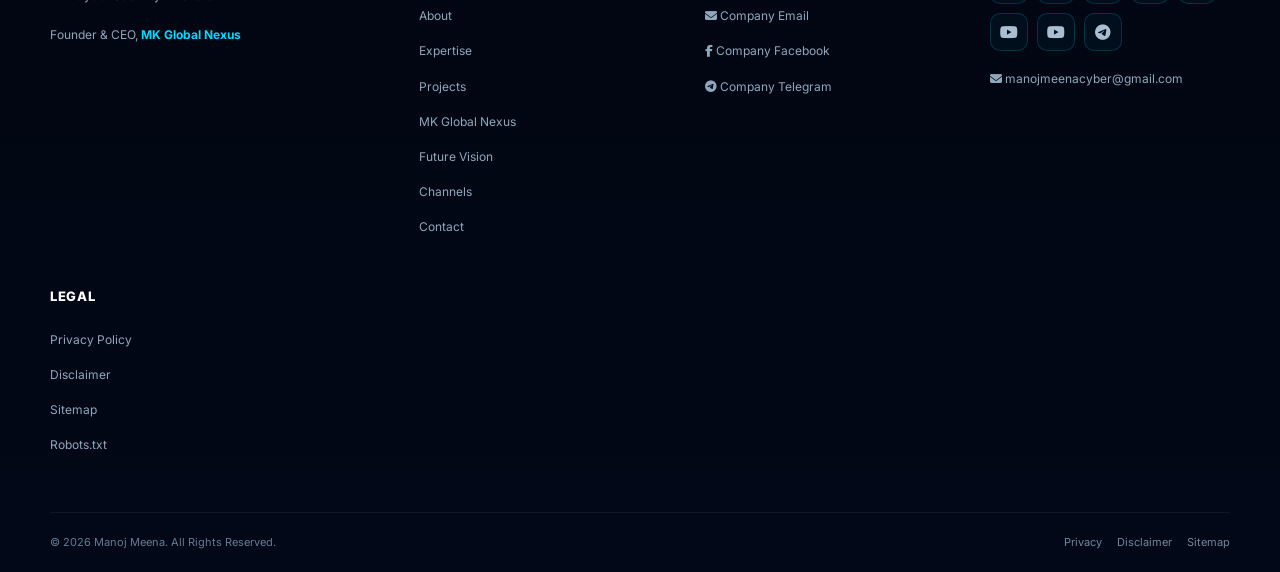
<file: channels.html>
<!DOCTYPE html>
<html lang="en">

<head>

    <meta charset="UTF-8">

    <meta
        name="viewport"
        content="width=device-width, initial-scale=1.0"
    >

    <title>
        Media & Channels | Manoj Meena | Cyber Intelligence & Digital Investigations
    </title>

    <meta
        name="description"
        content="Connect with Manoj Meena — Cyber Crime Analyst, Digital Fraud Investigator, AI & Cyber Security Innovator. Follow on LinkedIn, GitHub, X, Instagram, Facebook, YouTube and Telegram. MK Global Nexus official channels."
    >

    <meta
        name="keywords"
        content="Manoj Meena, Manoj Meena Channels, MK Global Nexus, LinkedIn, GitHub, YouTube, Instagram, Facebook, X, Telegram, Cyber Security"
    >

    <meta
        name="author"
        content="Manoj Meena"
    >

    <meta
        name="robots"
        content="index, follow, max-image-preview:large"
    >

    <meta
        name="theme-color"
        content="#020817"
    >


    <!-- =====================================================
         CANONICAL
    ====================================================== -->

    <link
        rel="canonical"
        href="https://manojmeena.com/channels.html"
    >


    <!-- =====================================================
         OPEN GRAPH
    ====================================================== -->

    <meta
        property="og:type"
        content="website"
    >

    <meta
        property="og:title"
        content="Media & Channels | Manoj Meena"
    >

    <meta
        property="og:description"
        content="Connect with Manoj Meena — Cyber Crime Analyst, Digital Fraud Investigator and Founder & CEO of MK Global Nexus. Follow across professional and media platforms."
    >

    <meta
        property="og:url"
        content="https://manojmeena.com/channels.html"
    >

    <meta
        property="og:site_name"
        content="Manoj Meena"
    >

    <meta
        property="og:image"
        content="https://manojmeena.com/assets/images/manoj-meena.jpg"
    >


    <!-- =====================================================
         TWITTER / X
    ====================================================== -->

    <meta
        name="twitter:card"
        content="summary_large_image"
    >

    <meta
        name="twitter:title"
        content="Media & Channels | Manoj Meena"
    >

    <meta
        name="twitter:description"
        content="Connect with Manoj Meena across LinkedIn, GitHub, X, Instagram, Facebook, YouTube and Telegram."
    >

    <meta
        name="twitter:image"
        content="https://manojmeena.com/assets/images/manoj-meena.jpg"
    >


    <!-- =====================================================
         GOOGLE FONT
    ====================================================== -->

    <link
        rel="preconnect"
        href="https://fonts.googleapis.com"
    >

    <link
        rel="preconnect"
        href="https://fonts.gstatic.com"
        crossorigin
    >

    <link
        href="https://fonts.googleapis.com/css2?family=Inter:wght@400;500;600;700;800;900&display=swap"
        rel="stylesheet"
    >


    <!-- =====================================================
         FONT AWESOME
    ====================================================== -->

    <link
        rel="stylesheet"
        href="https://cdnjs.cloudflare.com/ajax/libs/font-awesome/6.5.0/css/all.min.css"
    >


    <!-- =====================================================
         WEBSITE CSS
         ROOT FILE
    ====================================================== -->

    <link
        rel="stylesheet"
        href="style.css"
    >


    <!-- =====================================================
         FAVICON
    ====================================================== -->

    <link
        rel="icon"
        href="favicon/favicon.ico"
    >


    <!-- =====================================================
         STRUCTURED DATA
    ====================================================== -->

    <script type="application/ld+json">
    {
        "@context": "https://schema.org",
        "@type": "CollectionPage",
        "name": "Media & Channels - Manoj Meena",
        "url": "https://manojmeena.com/channels.html",
        "about": {
            "@type": "Person",
            "name": "Manoj Meena",
            "url": "https://manojmeena.com/",
            "sameAs": [
                "https://www.linkedin.com/in/manojmeenacyber",
                "https://github.com/manojmeenacyber",
                "https://x.com/manojmeenacyber",
                "https://www.instagram.com/manojmeenacyber",
                "https://www.facebook.com/manojmeenacyber",
                "https://www.youtube.com/@MKCyberHawk",
                "https://youtube.com/@mkxglobalnews",
                "https://t.me/manojmeenacyber"
            ]
        }
    }
    </script>

</head>


<body>


<!-- =====================================================
     NAVIGATION
===================================================== -->

<header class="navbar">

    <div class="container nav-container">

        <div class="logo">

            <a href="index.html">

                <span class="logo-mark">
                    MM
                </span>

                <span class="logo-text">

                    <strong>
                        MANOJ MEENA
                    </strong>

                    <small>
                        INTELLIGENCE • TECHNOLOGY
                    </small>

                </span>

            </a>

        </div>


        <nav>

            <ul
                class="nav-links"
                id="main-navigation"
            >

                <li>
                    <a href="index.html">
                        Home
                    </a>
                </li>

                <li>
                    <a href="about.html">
                        About
                    </a>
                </li>

                <li>
                    <a href="expertise.html">
                        Expertise
                    </a>
                </li>

                <li>
                    <a href="projects.html">
                        Projects
                    </a>
                </li>

                <li>
                    <a href="nexus.html">
                        MK Global Nexus
                    </a>
                </li>

                <li>
                    <a href="future-vision.html">
                        Future Vision
                    </a>
                </li>

                <li>
                    <a
                        href="channels.html"
                        class="active"
                    >
                        Channels
                    </a>
                </li>

                <li>
                    <a
                        href="contact.html"
                        class="nav-contact"
                    >
                        Contact
                    </a>
                </li>

            </ul>


            <button
                class="hamburger"
                id="hamburger"
                type="button"
                aria-label="Open navigation menu"
                aria-expanded="false"
                aria-controls="main-navigation"
            >

                <span></span>
                <span></span>
                <span></span>

            </button>

        </nav>

    </div>

</header>


<!-- =====================================================
     PAGE HEADER
===================================================== -->

<section class="page-header">

    <div class="container">

        <span class="eyebrow">
            MEDIA • SOCIAL • PROFESSIONAL
        </span>

        <h1>
            Connect with
            <span style="color:#00d9ff;">
                Manoj Meena.
            </span>
        </h1>

        <p>
            Professional networks, technology channels,
            media platforms and public-facing profiles
            across the web.
        </p>

    </div>

</section>


<!-- =====================================================
     PROFESSIONAL NETWORKS
===================================================== -->

<section class="section">

    <div class="container">

        <div class="section-heading">

            <span>
                01 / PROFESSIONAL NETWORKS
            </span>

            <h2>
                Professional
                <strong>
                    presence.
                </strong>
            </h2>

            <p>
                Connect with me through my professional
                and technology-focused profiles.
            </p>

        </div>


        <div class="future-grid">


            <!-- LINKEDIN -->

            <article class="future-card reveal">

                <div class="future-icon social-linkedin">

                    <i class="fab fa-linkedin-in"></i>

                </div>

                <h3>
                    LinkedIn
                </h3>

                <p>
                    Professional networking, career updates
                    and cybersecurity insights.
                </p>

                <div class="hero-focus">

                    <span>
                        @manojmeenacyber
                    </span>

                    <span>
                        PROFESSIONAL
                    </span>

                </div>

                <a
                    href="https://www.linkedin.com/in/manojmeenacyber"
                    target="_blank"
                    rel="noopener noreferrer"
                    class="btn btn-primary btn-small"
                    style="margin-top:20px;"
                >

                    <i class="fab fa-linkedin-in"></i>

                    Connect on LinkedIn

                </a>

            </article>


            <!-- GITHUB -->

            <article class="future-card reveal">

                <div class="future-icon social-github">

                    <i class="fab fa-github"></i>

                </div>

                <h3>
                    GitHub
                </h3>

                <p>
                    Technology projects, research and
                    open-source work.
                </p>

                <div class="hero-focus">

                    <span>
                        @manojmeenacyber
                    </span>

                    <span>
                        PROJECTS
                    </span>

                </div>

                <a
                    href="https://github.com/manojmeenacyber"
                    target="_blank"
                    rel="noopener noreferrer"
                    class="btn btn-primary btn-small"
                    style="margin-top:20px;"
                >

                    <i class="fab fa-github"></i>

                    View GitHub

                </a>

            </article>


            <!-- X -->

            <article class="future-card reveal">

                <div class="future-icon social-x">

                    <i class="fab fa-x-twitter"></i>

                </div>

                <h3>
                    X
                </h3>

                <p>
                    Professional updates, insights and
                    public awareness.
                </p>

                <div class="hero-focus">

                    <span>
                        @manojmeenacyber
                    </span>

                    <span>
                        UPDATES
                    </span>

                </div>

                <a
                    href="https://x.com/manojmeenacyber"
                    target="_blank"
                    rel="noopener noreferrer"
                    class="btn btn-primary btn-small"
                    style="margin-top:20px;"
                >

                    <i class="fab fa-x-twitter"></i>

                    Follow on X

                </a>

            </article>


            <!-- INSTAGRAM -->

            <article class="future-card reveal">

                <div class="future-icon social-instagram">

                    <i class="fab fa-instagram"></i>

                </div>

                <h3>
                    Instagram
                </h3>

                <p>
                    Professional identity, updates and
                    visual content.
                </p>

                <div class="hero-focus">

                    <span>
                        @manojmeenacyber
                    </span>

                    <span>
                        MEDIA
                    </span>

                </div>

                <a
                    href="https://www.instagram.com/manojmeenacyber"
                    target="_blank"
                    rel="noopener noreferrer"
                    class="btn btn-primary btn-small"
                    style="margin-top:20px;"
                >

                    <i class="fab fa-instagram"></i>

                    Follow on Instagram

                </a>

            </article>


            <!-- FACEBOOK -->

            <article class="future-card reveal">

                <div class="future-icon social-facebook">

                    <i class="fab fa-facebook-f"></i>

                </div>

                <h3>
                    Facebook
                </h3>

                <p>
                    Public updates and professional
                    information.
                </p>

                <div class="hero-focus">

                    <span>
                        @manojmeenacyber
                    </span>

                    <span>
                        PUBLIC
                    </span>

                </div>

                <a
                    href="https://www.facebook.com/manojmeenacyber"
                    target="_blank"
                    rel="noopener noreferrer"
                    class="btn btn-primary btn-small"
                    style="margin-top:20px;"
                >

                    <i class="fab fa-facebook-f"></i>

                    Follow on Facebook

                </a>

            </article>


            <!-- TELEGRAM -->

            <article class="future-card reveal">

                <div class="future-icon social-telegram">

                    <i class="fab fa-telegram-plane"></i>

                </div>

                <h3>
                    Telegram
                </h3>

                <p>
                    Direct communication and professional
                    public updates.
                </p>

                <div class="hero-focus">

                    <span>
                        @manojmeenacyber
                    </span>

                    <span>
                        COMMUNICATION
                    </span>

                </div>

                <a
                    href="https://t.me/manojmeenacyber"
                    target="_blank"
                    rel="noopener noreferrer"
                    class="btn btn-primary btn-small"
                    style="margin-top:20px;"
                >

                    <i class="fab fa-telegram-plane"></i>

                    Join Telegram

                </a>

            </article>

        </div>

    </div>

</section>


<!-- =====================================================
     YOUTUBE CHANNELS
===================================================== -->

<section class="section section-dark">

    <div class="container">

        <div class="section-heading">

            <span>
                02 / YOUTUBE CHANNELS
            </span>

            <h2>
                Watch. Learn.
                <strong>
                    Stay aware.
                </strong>
            </h2>

            <p>
                Technology, cybersecurity, investigation,
                news and public awareness content.
            </p>

        </div>


        <div class="future-grid">


            <!-- MK CYBERHAWK -->

            <article class="future-card reveal">

                <div class="future-icon social-youtube">

                    <i class="fab fa-youtube"></i>

                </div>

                <h3>
                    MK CyberHawk
                </h3>

                <p>
                    Cybersecurity, cyber investigation,
                    digital safety and technology-focused
                    content.
                </p>

                <div class="hero-focus">

                    <span>
                        @MKCyberHawk
                    </span>

                    <span>
                        CYBER SECURITY
                    </span>

                </div>

                <a
                    href="https://www.youtube.com/@MKCyberHawk"
                    target="_blank"
                    rel="noopener noreferrer"
                    class="btn btn-primary btn-small"
                    style="margin-top:20px;"
                >

                    <i class="fab fa-youtube"></i>

                    Visit Channel

                </a>

            </article>


            <!-- MKX GLOBAL NEWS -->

            <article class="future-card reveal">

                <div class="future-icon social-youtube">

                    <i class="fab fa-youtube"></i>

                </div>

                <h3>
                    MKX Global News
                </h3>

                <p>
                    News, investigative journalism,
                    global topics and public awareness.
                </p>

                <div class="hero-focus">

                    <span>
                        @mkxglobalnews
                    </span>

                    <span>
                        NEWS
                    </span>

                </div>

                <a
                    href="https://youtube.com/@mkxglobalnews"
                    target="_blank"
                    rel="noopener noreferrer"
                    class="btn btn-primary btn-small"
                    style="margin-top:20px;"
                >

                    <i class="fab fa-youtube"></i>

                    Visit Channel

                </a>

            </article>

        </div>

    </div>

</section>


<!-- =====================================================
     MK GLOBAL NEXUS — COMPANY CHANNELS
===================================================== -->

<section class="section">

    <div class="container">

        <div class="section-heading">

            <span>
                03 / MK GLOBAL NEXUS — COMPANY CHANNELS
            </span>

            <h2>
                Company
                <strong>
                    presence.
                </strong>
            </h2>

            <p>
                Official communication channels for
                MK Global Nexus.
            </p>

        </div>


        <div class="future-grid">


            <!-- COMPANY WEBSITE -->

            <article class="future-card reveal">

                <div class="future-icon">

                    <i class="fas fa-globe"></i>

                </div>

                <h3>
                    Official Website
                </h3>

                <p>
                    Explore MK Global Nexus — technology
                    and intelligence ecosystem.
                </p>

                <div class="hero-focus">

                    <span>
                        mkglobalnexus.free.nf
                    </span>

                    <span>
                        WEBSITE
                    </span>

                </div>

                <a
                    href="https://mkglobalnexus.free.nf"
                    target="_blank"
                    rel="noopener noreferrer"
                    class="btn btn-primary btn-small"
                    style="margin-top:20px;"
                >

                    <i class="fas fa-globe"></i>

                    Visit Website

                </a>

            </article>


            <!-- COMPANY FACEBOOK -->

            <article class="future-card reveal">

                <div class="future-icon social-facebook">

                    <i class="fab fa-facebook-f"></i>

                </div>

                <h3>
                    Company Facebook
                </h3>

                <p>
                    Official Facebook page for MK Global Nexus
                    updates and announcements.
                </p>

                <div class="hero-focus">

                    <span>
                        @mkglobalnexus
                    </span>

                    <span>
                        COMPANY
                    </span>

                </div>

                <a
                    href="https://www.facebook.com/mkglobalnexus"
                    target="_blank"
                    rel="noopener noreferrer"
                    class="btn btn-primary btn-small"
                    style="margin-top:20px;"
                >

                    <i class="fab fa-facebook-f"></i>

                    Follow Company

                </a>

            </article>


            <!-- COMPANY TELEGRAM -->

            <article class="future-card reveal">

                <div class="future-icon social-telegram">

                    <i class="fab fa-telegram-plane"></i>

                </div>

                <h3>
                    Company Telegram
                </h3>

                <p>
                    Official Telegram channel for MK Global Nexus
                    communications.
                </p>

                <div class="hero-focus">

                    <span>
                        @MKGLOBALNEXUS
                    </span>

                    <span>
                        COMPANY
                    </span>

                </div>

                <a
                    href="https://t.me/MKGLOBALNEXUS"
                    target="_blank"
                    rel="noopener noreferrer"
                    class="btn btn-primary btn-small"
                    style="margin-top:20px;"
                >

                    <i class="fab fa-telegram-plane"></i>

                    Join Company Channel

                </a>

            </article>

        </div>

    </div>

</section>


<!-- =====================================================
     EMAIL & COLLABORATION
===================================================== -->

<section class="section section-dark">

    <div class="container">

        <div class="section-heading">

            <span>
                04 / EMAIL &amp; COLLABORATION
            </span>

            <h2>
                Professional
                <strong>
                    communication.
                </strong>
            </h2>

            <p>
                Use the appropriate email depending on
                your enquiry.
            </p>

        </div>


        <div class="future-grid">


            <!-- PERSONAL -->

            <article class="future-card reveal">

                <div class="future-icon">

                    <i class="fas fa-user"></i>

                </div>

                <h3>
                    Manoj Meena
                </h3>

                <p>
                    Personal professional enquiries,
                    collaborations and media opportunities.
                </p>

                <div class="hero-focus">

                    <span>
                        PERSONAL
                    </span>

                    <span>
                        PROFESSIONAL
                    </span>

                </div>

                <a
                    href="mailto:manojmeenacyber@gmail.com"
                    class="btn btn-secondary btn-small"
                    style="margin-top:20px;"
                >

                    <i class="fas fa-envelope"></i>

                    manojmeenacyber@gmail.com

                </a>

            </article>


            <!-- COMPANY -->

            <article class="future-card reveal">

                <div class="future-icon">

                    <i class="fas fa-building"></i>

                </div>

                <h3>
                    MK Global Nexus
                </h3>

                <p>
                    Company, business and strategic
                    collaboration enquiries.
                </p>

                <div class="hero-focus">

                    <span>
                        COMPANY
                    </span>

                    <span>
                        BUSINESS
                    </span>

                </div>

                <a
                    href="mailto:mkglobalnexus@gmail.com"
                    class="btn btn-secondary btn-small"
                    style="margin-top:20px;"
                >

                    <i class="fas fa-envelope"></i>

                    mkglobalnexus@gmail.com

                </a>

            </article>

        </div>

    </div>

</section>


<!-- =====================================================
     PROFESSIONAL IDENTITY
===================================================== -->

<section class="section">

    <div class="container">

        <div class="mission reveal">

            <span class="eyebrow">
                PROFESSIONAL IDENTITY
            </span>

            <h2>
                Manoj Meena
                <span style="color:#00d9ff;">
                    — MK Global Nexus
                </span>
            </h2>

            <p>
                Founder &amp; CEO, MK Global Nexus |
                Cyber Crime Analyst |
                Digital Fraud Investigator |
                AI &amp; Cyber Security Innovator |
                Investigative Journalist |
                Healthcare Professional
            </p>

            <div class="hero-focus">

                <span>
                    CYBER CRIME ANALYST
                </span>

                <span>
                    DIGITAL FRAUD INVESTIGATOR
                </span>

                <span>
                    AI &amp; CYBER SECURITY INNOVATOR
                </span>

                <span>
                    INVESTIGATIVE JOURNALIST
                </span>

                <span>
                    HEALTHCARE PROFESSIONAL
                </span>

            </div>

        </div>

    </div>

</section>


<!-- =====================================================
     FINAL CTA
===================================================== -->

<section class="section section-dark">

    <div class="container">

        <div class="future-cta reveal">

            <span class="eyebrow">
                CONNECT
            </span>

            <h2>
                Follow the journey.
                <span style="color:#00d9ff;">
                    Stay connected.
                </span>
            </h2>

            <p>
                For professional collaboration,
                cybersecurity research, media opportunities,
                technology projects or public awareness
                initiatives, get in touch.
            </p>

            <div class="hero-actions" style="justify-content:center;">

                <a
                    href="contact.html"
                    class="btn btn-primary"
                >

                    <i class="fas fa-envelope"></i>

                    Contact

                </a>

                <a
                    href="projects.html"
                    class="btn btn-secondary"
                >

                    <i class="fas fa-folder-open"></i>

                    Projects

                </a>

                <a
                    href="nexus.html"
                    class="btn btn-secondary"
                >

                    <i class="fas fa-network-wired"></i>

                    MK Global Nexus

                </a>

            </div>

        </div>

    </div>

</section>


<!-- =====================================================
     FOOTER
===================================================== -->

<footer>

    <div class="container footer-content">


        <!-- BRAND -->

        <div class="footer-col">

            <h4>
                Manoj Meena
            </h4>

            <p>

                Cyber Crime Analyst ·
                Digital Fraud Investigator

                <br>

                AI &amp; Cyber Security Innovator

            </p>

            <p class="footer-company">

                Founder &amp; CEO,

                <strong>
                    MK Global Nexus
                </strong>

            </p>

        </div>


        <!-- NAVIGATION -->

        <div class="footer-col">

            <h4>
                Navigate
            </h4>

            <ul>

                <li>
                    <a href="index.html">
                        Home
                    </a>
                </li>

                <li>
                    <a href="about.html">
                        About
                    </a>
                </li>

                <li>
                    <a href="expertise.html">
                        Expertise
                    </a>
                </li>

                <li>
                    <a href="projects.html">
                        Projects
                    </a>
                </li>

                <li>
                    <a href="nexus.html">
                        MK Global Nexus
                    </a>
                </li>

                <li>
                    <a href="future-vision.html">
                        Future Vision
                    </a>
                </li>

                <li>
                    <a href="channels.html">
                        Channels
                    </a>
                </li>

                <li>
                    <a href="contact.html">
                        Contact
                    </a>
                </li>

            </ul>

        </div>


        <!-- COMPANY -->

        <div class="footer-col">

            <h4>
                MK Global Nexus
            </h4>

            <ul>

                <li>
                    <a
                        href="https://mkglobalnexus.free.nf"
                        target="_blank"
                        rel="noopener noreferrer"
                    >
                        <i class="fas fa-globe"></i>
                        Company Website
                    </a>
                </li>

                <li>
                    <a href="mailto:mkglobalnexus@gmail.com">
                        <i class="fas fa-envelope"></i>
                        Company Email
                    </a>
                </li>

                <li>
                    <a
                        href="https://www.facebook.com/mkglobalnexus"
                        target="_blank"
                        rel="noopener noreferrer"
                    >
                        <i class="fab fa-facebook-f"></i>
                        Company Facebook
                    </a>
                </li>

                <li>
                    <a
                        href="https://t.me/MKGLOBALNEXUS"
                        target="_blank"
                        rel="noopener noreferrer"
                    >
                        <i class="fab fa-telegram-plane"></i>
                        Company Telegram
                    </a>
                </li>

            </ul>

        </div>


        <!-- SOCIAL -->

        <div class="footer-col">

            <h4>
                Connect
            </h4>


            <div class="footer-social">

                <a
                    href="https://www.linkedin.com/in/manojmeenacyber"
                    target="_blank"
                    rel="noopener noreferrer"
                    aria-label="LinkedIn"
                >

                    <i class="fab fa-linkedin-in"></i>

                </a>


                <a
                    href="https://github.com/manojmeenacyber"
                    target="_blank"
                    rel="noopener noreferrer"
                    aria-label="GitHub"
                >

                    <i class="fab fa-github"></i>

                </a>


                <a
                    href="https://x.com/manojmeenacyber"
                    target="_blank"
                    rel="noopener noreferrer"
                    aria-label="X"
                >

                    <i class="fab fa-x-twitter"></i>

                </a>


                <a
                    href="https://www.instagram.com/manojmeenacyber"
                    target="_blank"
                    rel="noopener noreferrer"
                    aria-label="Instagram"
                >

                    <i class="fab fa-instagram"></i>

                </a>


                <a
                    href="https://www.facebook.com/manojmeenacyber"
                    target="_blank"
                    rel="noopener noreferrer"
                    aria-label="Facebook"
                >

                    <i class="fab fa-facebook-f"></i>

                </a>


                <a
                    href="https://www.youtube.com/@MKCyberHawk"
                    target="_blank"
                    rel="noopener noreferrer"
                    aria-label="MK CyberHawk YouTube"
                >

                    <i class="fab fa-youtube"></i>

                </a>


                <a
                    href="https://youtube.com/@mkxglobalnews"
                    target="_blank"
                    rel="noopener noreferrer"
                    aria-label="MKX Global News YouTube"
                >

                    <i class="fab fa-youtube"></i>

                </a>


                <a
                    href="https://t.me/manojmeenacyber"
                    target="_blank"
                    rel="noopener noreferrer"
                    aria-label="Telegram"
                >

                    <i class="fab fa-telegram-plane"></i>

                </a>


            </div>


            <p>

                <i class="fas fa-envelope"></i>

                manojmeenacyber@gmail.com

            </p>

        </div>


        <!-- LEGAL -->

        <div class="footer-col">

            <h4>
                Legal
            </h4>

            <ul>

                <li>
                    <a href="privacy.html">
                        Privacy Policy
                    </a>
                </li>

                <li>
                    <a href="disclaimer.html">
                        Disclaimer
                    </a>
                </li>

                <li>
                    <a href="sitemap.xml">
                        Sitemap
                    </a>
                </li>

                <li>
                    <a href="robots.txt">
                        Robots.txt
                    </a>
                </li>

            </ul>

        </div>

    </div>


    <!-- FOOTER BOTTOM -->

    <div class="container footer-bottom">

        <p>

            &copy;

            <span data-current-year>
                2026
            </span>

            Manoj Meena.

            All Rights Reserved.

        </p>


        <p class="footer-meta">

            <a href="privacy.html">
                Privacy
            </a>

            <a href="disclaimer.html">
                Disclaimer
            </a>

            <a href="sitemap.xml">
                Sitemap
            </a>

        </p>

    </div>

</footer>


<!-- =====================================================
     JAVASCRIPT
     ROOT FILE
===================================================== -->

<script src="script.js"></script>


</body>

</html>
</file>
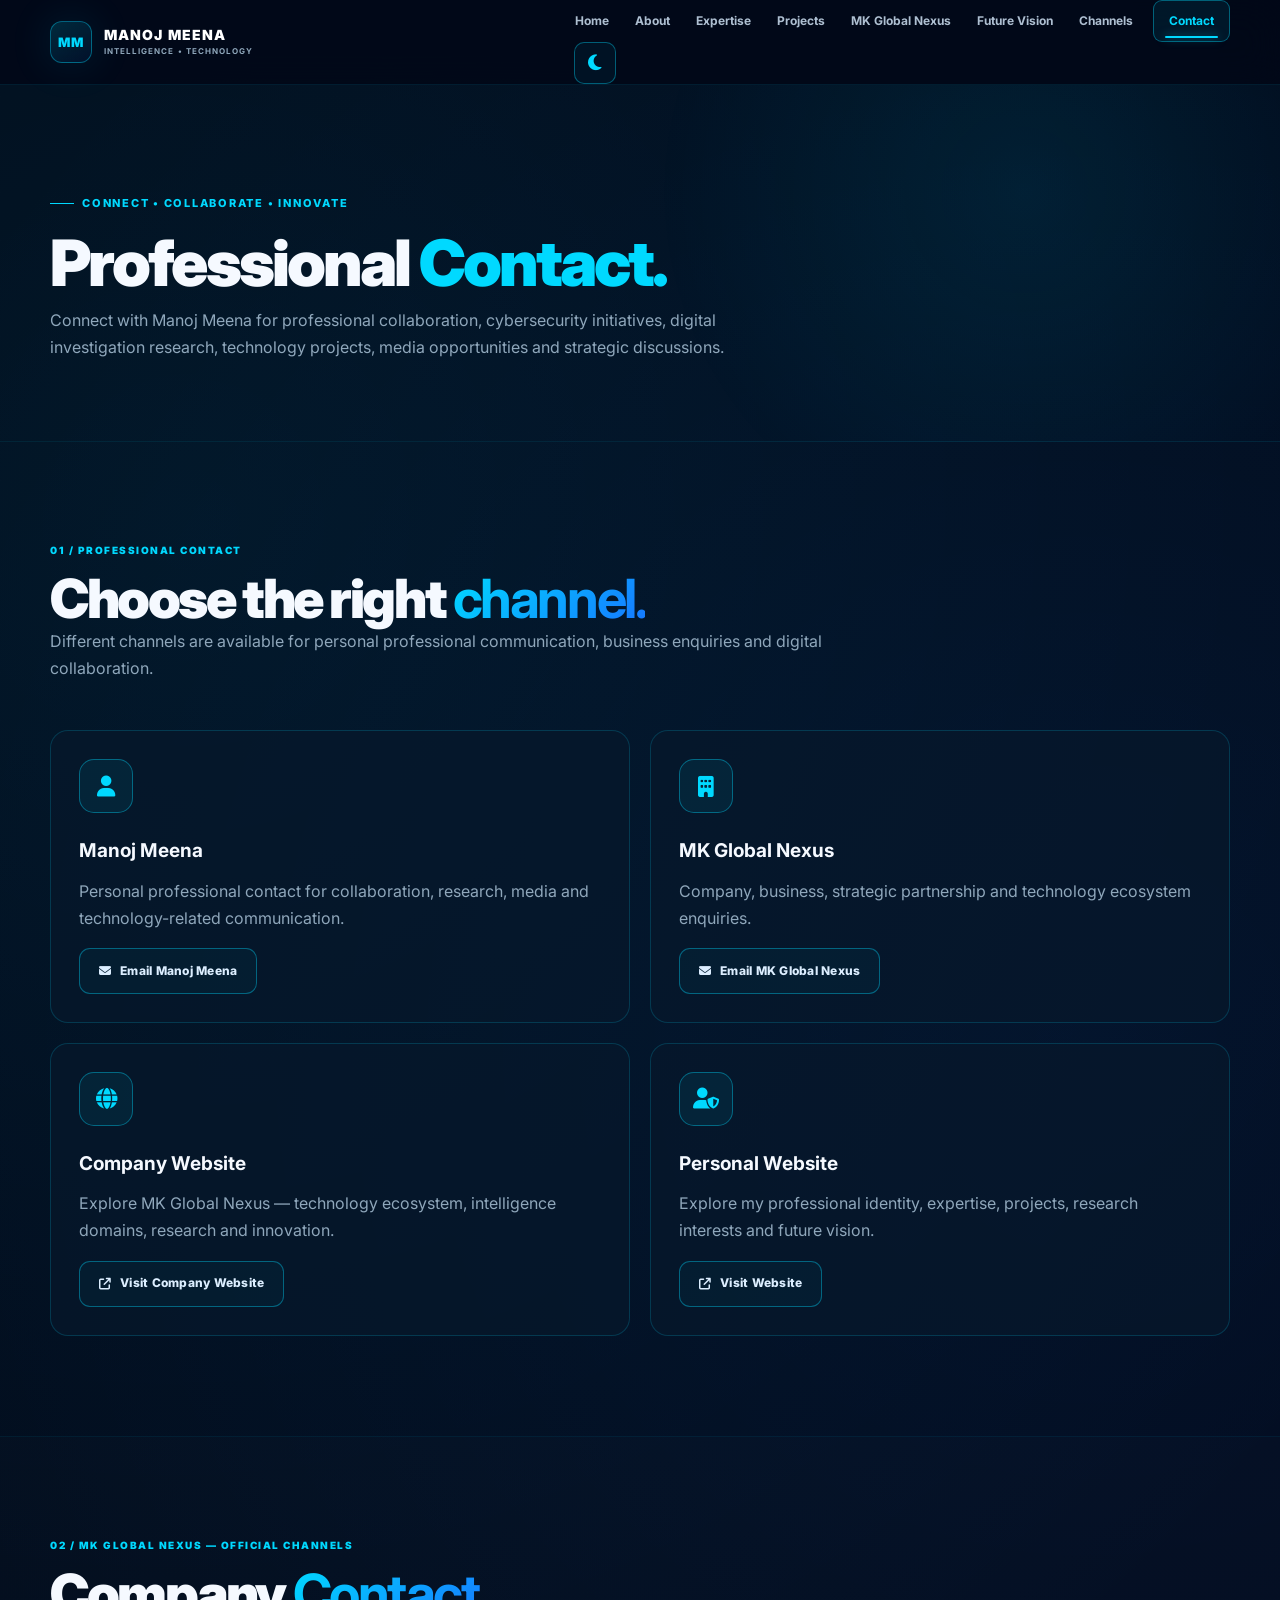
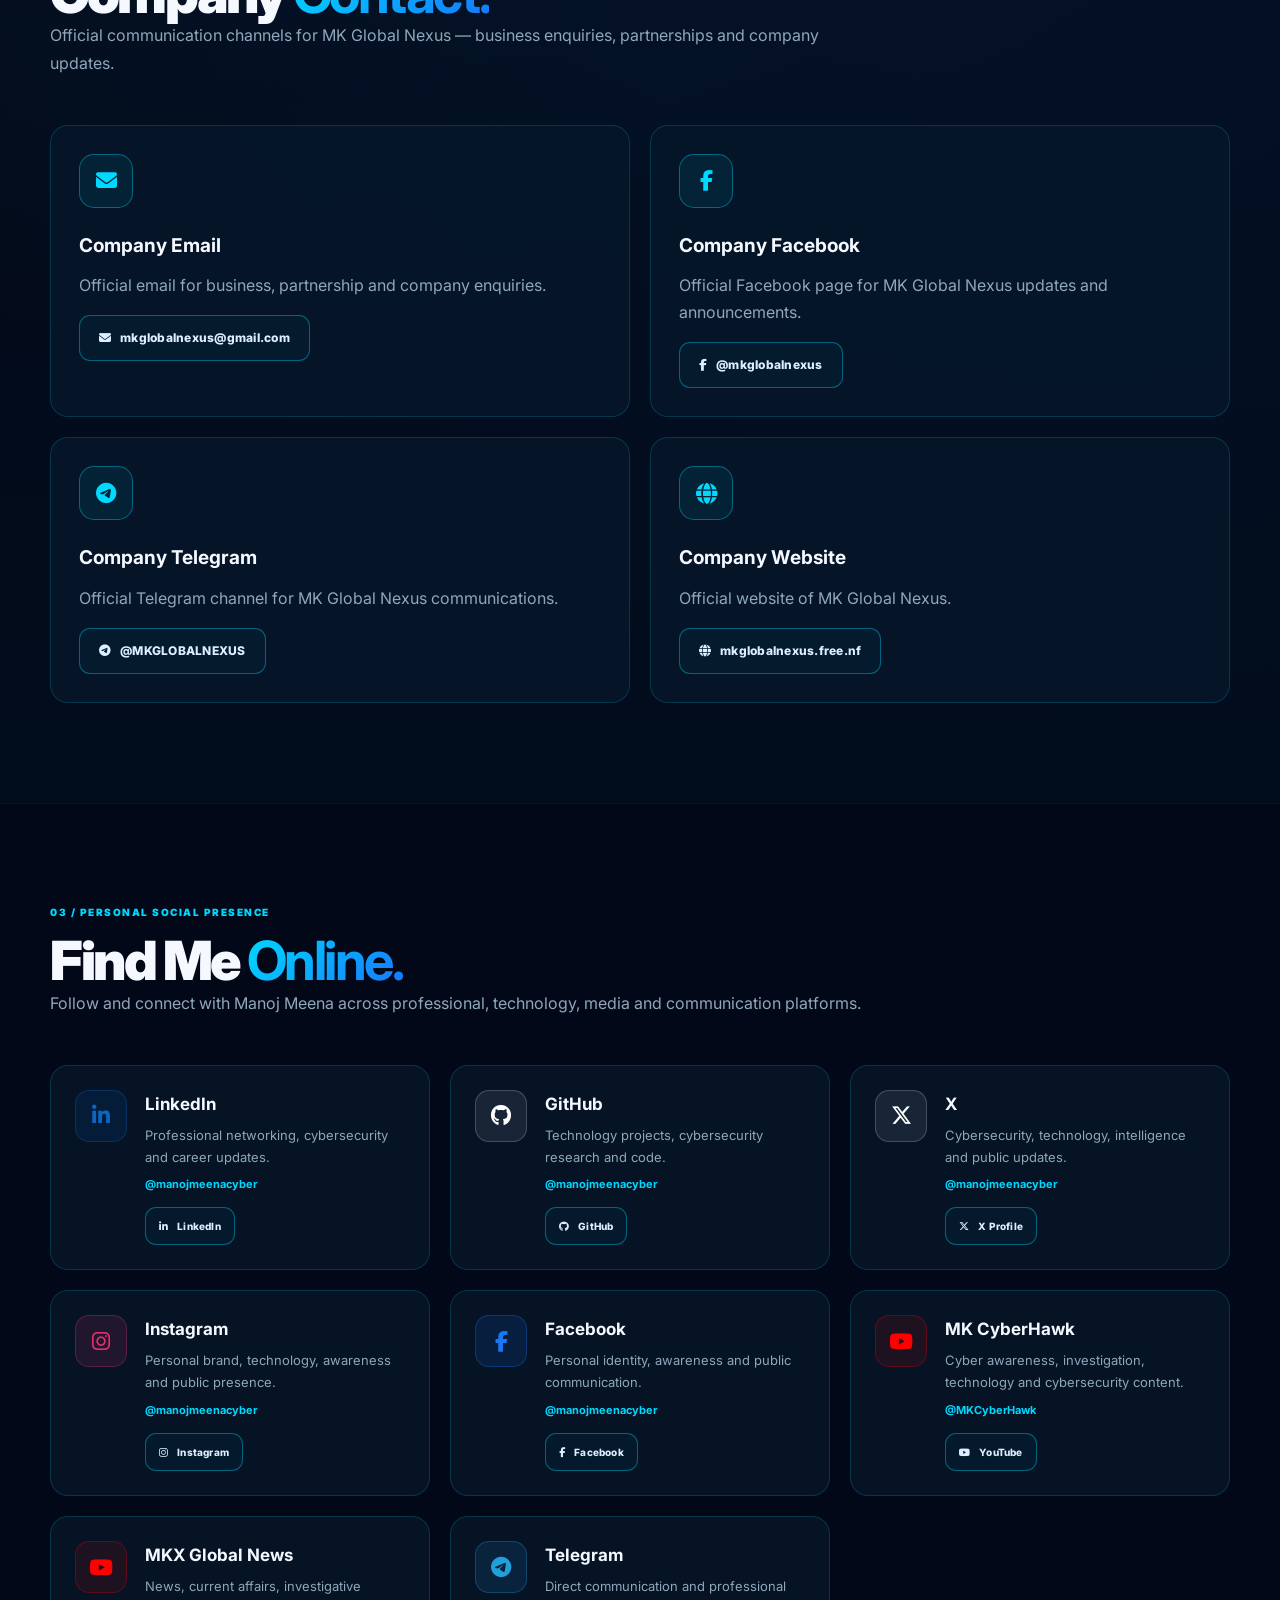
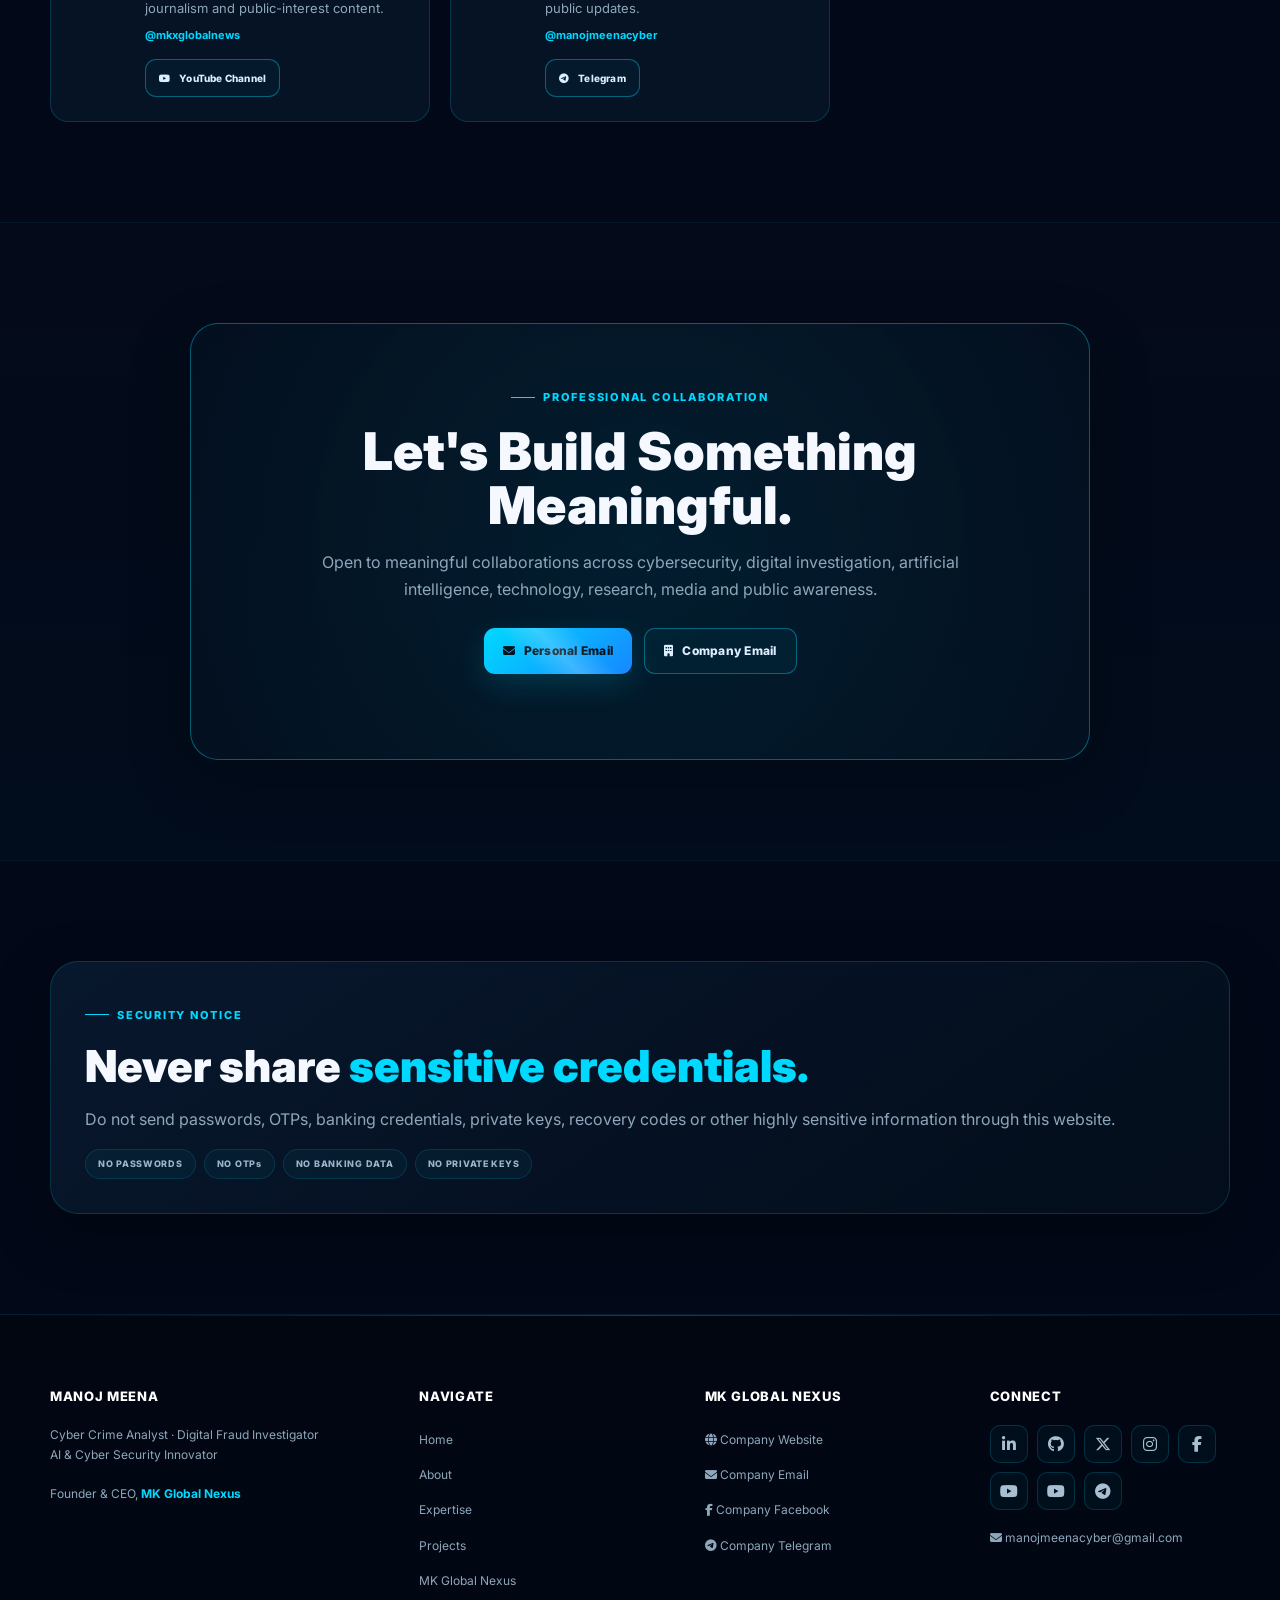
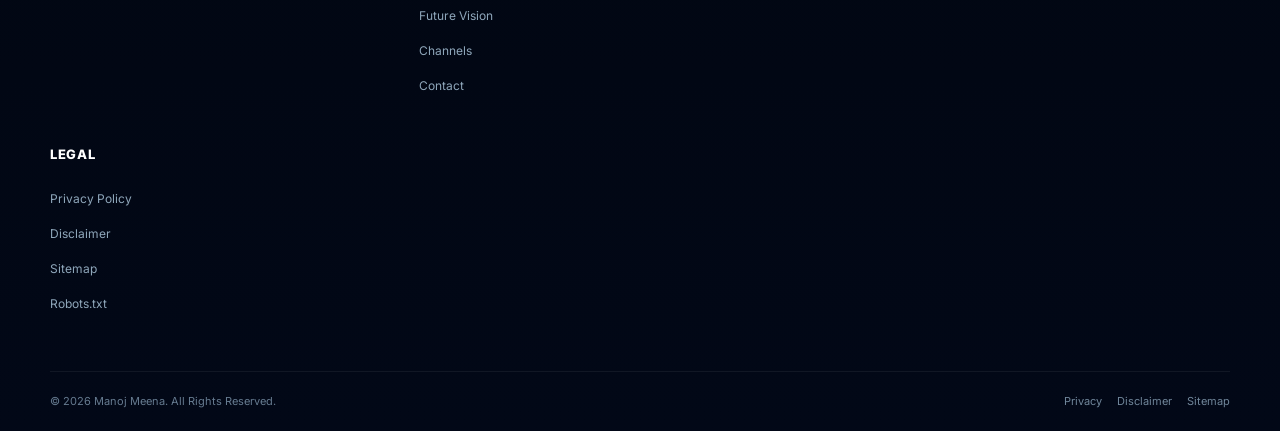
<file: contact.html>
<!DOCTYPE html>
<html lang="en">

<head>

    <meta charset="UTF-8">

    <meta
        name="viewport"
        content="width=device-width, initial-scale=1.0"
    >

    <title>
        Contact Manoj Meena | Professional Contact & Social Channels
    </title>

    <meta
        name="description"
        content="Contact Manoj Meena for professional collaboration, cyber intelligence, digital investigation, AI and cybersecurity projects. Connect with MK Global Nexus for business enquiries."
    >

    <meta
        name="keywords"
        content="Manoj Meena Contact, Cyber Crime Analyst, Digital Fraud Investigator, MK Global Nexus, Cyber Security, AI Security, LinkedIn, GitHub, Telegram, YouTube"
    >

    <meta
        name="author"
        content="Manoj Meena"
    >

    <meta
        name="robots"
        content="index, follow"
    >

    <meta
        name="theme-color"
        content="#020817"
    >


    <!-- =====================================================
         CANONICAL
    ====================================================== -->

    <link
        rel="canonical"
        href="https://manojmeena.com/contact.html"
    >


    <!-- =====================================================
         OPEN GRAPH
    ====================================================== -->

    <meta
        property="og:type"
        content="website"
    >

    <meta
        property="og:title"
        content="Contact Manoj Meena"
    >

    <meta
        property="og:description"
        content="Professional contact and social channels for Manoj Meena — Cyber Crime Analyst, Digital Fraud Investigator, AI & Cyber Security Innovator and Founder & CEO of MK Global Nexus."
    >

    <meta
        property="og:url"
        content="https://manojmeena.com/contact.html"
    >

    <meta
        property="og:site_name"
        content="Manoj Meena"
    >


    <!-- =====================================================
         TWITTER / X
    ====================================================== -->

    <meta
        name="twitter:card"
        content="summary"
    >

    <meta
        name="twitter:title"
        content="Contact Manoj Meena"
    >

    <meta
        name="twitter:description"
        content="Connect with Manoj Meena for professional collaboration, cybersecurity, digital investigations, AI and technology initiatives."
    >


    <!-- =====================================================
         GOOGLE FONT
    ====================================================== -->

    <link
        rel="preconnect"
        href="https://fonts.googleapis.com"
    >

    <link
        rel="preconnect"
        href="https://fonts.gstatic.com"
        crossorigin
    >

    <link
        href="https://fonts.googleapis.com/css2?family=Inter:wght@400;500;600;700;800;900&display=swap"
        rel="stylesheet"
    >


    <!-- =====================================================
         FONT AWESOME
    ====================================================== -->

    <link
        rel="stylesheet"
        href="https://cdnjs.cloudflare.com/ajax/libs/font-awesome/6.5.0/css/all.min.css"
    >


    <!-- =====================================================
         WEBSITE CSS
         ROOT FILE
    ====================================================== -->

    <link
        rel="stylesheet"
        href="style.css"
    >


    <!-- =====================================================
         FAVICON
    ====================================================== -->

    <link
        rel="icon"
        href="favicon/favicon.ico"
    >


    <!-- =====================================================
         STRUCTURED DATA
    ====================================================== -->

    <script type="application/ld+json">
    {
        "@context": "https://schema.org",
        "@type": "ContactPage",
        "name": "Contact Manoj Meena",
        "url": "https://manojmeena.com/contact.html",
        "about": {
            "@type": "Person",
            "name": "Manoj Meena",
            "url": "https://manojmeena.com/",
            "jobTitle": "Founder & CEO, MK Global Nexus",
            "sameAs": [
                "https://www.linkedin.com/in/manojmeenacyber",
                "https://github.com/manojmeenacyber",
                "https://x.com/manojmeenacyber",
                "https://www.instagram.com/manojmeenacyber",
                "https://www.facebook.com/manojmeenacyber",
                "https://www.youtube.com/@MKCyberHawk",
                "https://youtube.com/@mkxglobalnews",
                "https://t.me/manojmeenacyber"
            ]
        }
    }
    </script>

</head>


<body>


<!-- =====================================================
     NAVIGATION
===================================================== -->

<header class="navbar">

    <div class="container nav-container">

        <div class="logo">

            <a href="index.html">

                <span class="logo-mark">
                    MM
                </span>

                <span class="logo-text">

                    <strong>
                        MANOJ MEENA
                    </strong>

                    <small>
                        INTELLIGENCE • TECHNOLOGY
                    </small>

                </span>

            </a>

        </div>


        <nav>

            <ul
                class="nav-links"
                id="main-navigation"
            >

                <li>
                    <a href="index.html">
                        Home
                    </a>
                </li>

                <li>
                    <a href="about.html">
                        About
                    </a>
                </li>

                <li>
                    <a href="expertise.html">
                        Expertise
                    </a>
                </li>

                <li>
                    <a href="projects.html">
                        Projects
                    </a>
                </li>

                <li>
                    <a href="nexus.html">
                        MK Global Nexus
                    </a>
                </li>

                <li>
                    <a href="future-vision.html">
                        Future Vision
                    </a>
                </li>

                <li>
                    <a href="channels.html">
                        Channels
                    </a>
                </li>

                <li>
                    <a
                        href="contact.html"
                        class="active nav-contact"
                    >
                        Contact
                    </a>
                </li>

            </ul>


            <button
                class="hamburger"
                id="hamburger"
                type="button"
                aria-label="Open navigation menu"
                aria-expanded="false"
                aria-controls="main-navigation"
            >

                <span></span>
                <span></span>
                <span></span>

            </button>

        </nav>

    </div>

</header>


<!-- =====================================================
     PAGE HEADER
===================================================== -->

<section class="page-header">

    <div class="container">

        <span class="eyebrow">
            CONNECT • COLLABORATE • INNOVATE
        </span>

        <h1>

            Professional

            <span style="color:#00d9ff;">
                Contact.
            </span>

        </h1>

        <p>

            Connect with Manoj Meena for professional
            collaboration, cybersecurity initiatives,
            digital investigation research, technology
            projects, media opportunities and strategic
            discussions.

        </p>

    </div>

</section>


<!-- =====================================================
     MAIN
===================================================== -->

<main>


<!-- =====================================================
     PROFESSIONAL CONTACT
===================================================== -->

<section class="section">

    <div class="container">

        <div class="section-heading">

            <span>
                01 / PROFESSIONAL CONTACT
            </span>

            <h2>

                Choose the right

                <strong>
                    channel.
                </strong>

            </h2>

            <p>

                Different channels are available for
                personal professional communication,
                business enquiries and digital collaboration.

            </p>

        </div>


        <div class="contact-grid">


            <!-- PERSONAL -->

            <article class="contact-card reveal">

                <div class="future-icon">

                    <i class="fas fa-user"></i>

                </div>

                <h3>
                    Manoj Meena
                </h3>

                <p>

                    Personal professional contact for
                    collaboration, research, media and
                    technology-related communication.

                </p>

                <a
                    href="mailto:manojmeenacyber@gmail.com"
                    class="btn btn-secondary"
                >

                    <i class="fas fa-envelope"></i>

                    Email Manoj Meena

                </a>

            </article>


            <!-- COMPANY -->

            <article class="contact-card reveal">

                <div class="future-icon">

                    <i class="fas fa-building"></i>

                </div>

                <h3>
                    MK Global Nexus
                </h3>

                <p>

                    Company, business, strategic partnership
                    and technology ecosystem enquiries.

                </p>

                <a
                    href="mailto:mkglobalnexus@gmail.com"
                    class="btn btn-secondary"
                >

                    <i class="fas fa-envelope"></i>

                    Email MK Global Nexus

                </a>

            </article>


            <!-- COMPANY WEBSITE -->

            <article class="contact-card reveal">

                <div class="future-icon">

                    <i class="fas fa-globe"></i>

                </div>

                <h3>
                    Company Website
                </h3>

                <p>

                    Explore MK Global Nexus — technology
                    ecosystem, intelligence domains,
                    research and innovation.

                </p>

                <a
                    href="https://mkglobalnexus.free.nf"
                    target="_blank"
                    rel="noopener noreferrer"
                    class="btn btn-secondary"
                >

                    <i class="fas fa-arrow-up-right-from-square"></i>

                    Visit Company Website

                </a>

            </article>


            <!-- PERSONAL WEBSITE -->

            <article class="contact-card reveal">

                <div class="future-icon">

                    <i class="fas fa-user-shield"></i>

                </div>

                <h3>
                    Personal Website
                </h3>

                <p>

                    Explore my professional identity,
                    expertise, projects, research interests
                    and future vision.

                </p>

                <a
                    href="https://manojmeena.com/"
                    class="btn btn-secondary"
                >

                    <i class="fas fa-arrow-up-right-from-square"></i>

                    Visit Website

                </a>

            </article>


        </div>

    </div>

</section>


<!-- =====================================================
     COMPANY OFFICIAL CHANNELS
===================================================== -->

<section class="section section-dark">

    <div class="container">

        <div class="section-heading">

            <span>
                02 / MK GLOBAL NEXUS — OFFICIAL CHANNELS
            </span>

            <h2>

                Company

                <strong>
                    Contact.
                </strong>

            </h2>

            <p>

                Official communication channels for
                MK Global Nexus — business enquiries,
                partnerships and company updates.

            </p>

        </div>


        <div class="contact-grid">


            <!-- COMPANY EMAIL -->

            <article class="contact-card reveal">

                <div class="future-icon">

                    <i class="fas fa-envelope"></i>

                </div>

                <h3>
                    Company Email
                </h3>

                <p>

                    Official email for business,
                    partnership and company enquiries.

                </p>

                <a
                    href="mailto:mkglobalnexus@gmail.com"
                    class="btn btn-secondary"
                >

                    <i class="fas fa-envelope"></i>

                    mkglobalnexus@gmail.com

                </a>

            </article>


            <!-- COMPANY FACEBOOK -->

            <article class="contact-card reveal">

                <div class="future-icon">

                    <i class="fab fa-facebook-f"></i>

                </div>

                <h3>
                    Company Facebook
                </h3>

                <p>

                    Official Facebook page for
                    MK Global Nexus updates and announcements.

                </p>

                <a
                    href="https://www.facebook.com/mkglobalnexus"
                    target="_blank"
                    rel="noopener noreferrer"
                    class="btn btn-secondary"
                >

                    <i class="fab fa-facebook-f"></i>

                    @mkglobalnexus

                </a>

            </article>


            <!-- COMPANY TELEGRAM -->

            <article class="contact-card reveal">

                <div class="future-icon">

                    <i class="fab fa-telegram-plane"></i>

                </div>

                <h3>
                    Company Telegram
                </h3>

                <p>

                    Official Telegram channel for
                    MK Global Nexus communications.

                </p>

                <a
                    href="https://t.me/MKGLOBALNEXUS"
                    target="_blank"
                    rel="noopener noreferrer"
                    class="btn btn-secondary"
                >

                    <i class="fab fa-telegram-plane"></i>

                    @MKGLOBALNEXUS

                </a>

            </article>


            <!-- COMPANY WEBSITE -->

            <article class="contact-card reveal">

                <div class="future-icon">

                    <i class="fas fa-globe"></i>

                </div>

                <h3>
                    Company Website
                </h3>

                <p>

                    Official website of MK Global Nexus.

                </p>

                <a
                    href="https://mkglobalnexus.free.nf"
                    target="_blank"
                    rel="noopener noreferrer"
                    class="btn btn-secondary"
                >

                    <i class="fas fa-globe"></i>

                    mkglobalnexus.free.nf

                </a>

            </article>


        </div>

    </div>

</section>


<!-- =====================================================
     PERSONAL SOCIAL PRESENCE
===================================================== -->

<section class="section">

    <div class="container">

        <div class="section-heading">

            <span>
                03 / PERSONAL SOCIAL PRESENCE
            </span>

            <h2>

                Find Me

                <strong>
                    Online.
                </strong>

            </h2>

            <p>

                Follow and connect with Manoj Meena
                across professional, technology,
                media and communication platforms.

            </p>

        </div>


        <div class="channels-grid">


            <!-- LINKEDIN -->

            <article class="channel-card social-card reveal">

                <div class="channel-icon social-linkedin">

                    <i class="fab fa-linkedin-in"></i>

                </div>

                <div class="channel-info">

                    <h3>
                        LinkedIn
                    </h3>

                    <p>
                        Professional networking,
                        cybersecurity and career updates.
                    </p>

                    <span class="channel-handle">
                        @manojmeenacyber
                    </span>

                    <a
                        href="https://www.linkedin.com/in/manojmeenacyber"
                        target="_blank"
                        rel="noopener noreferrer"
                        class="btn btn-small btn-secondary"
                    >

                        <i class="fab fa-linkedin-in"></i>

                        LinkedIn

                    </a>

                </div>

            </article>


            <!-- GITHUB -->

            <article class="channel-card social-card reveal">

                <div class="channel-icon social-github">

                    <i class="fab fa-github"></i>

                </div>

                <div class="channel-info">

                    <h3>
                        GitHub
                    </h3>

                    <p>
                        Technology projects,
                        cybersecurity research and code.
                    </p>

                    <span class="channel-handle">
                        @manojmeenacyber
                    </span>

                    <a
                        href="https://github.com/manojmeenacyber"
                        target="_blank"
                        rel="noopener noreferrer"
                        class="btn btn-small btn-secondary"
                    >

                        <i class="fab fa-github"></i>

                        GitHub

                    </a>

                </div>

            </article>


            <!-- X -->

            <article class="channel-card social-card reveal">

                <div class="channel-icon social-x">

                    <i class="fab fa-x-twitter"></i>

                </div>

                <div class="channel-info">

                    <h3>
                        X
                    </h3>

                    <p>
                        Cybersecurity, technology,
                        intelligence and public updates.
                    </p>

                    <span class="channel-handle">
                        @manojmeenacyber
                    </span>

                    <a
                        href="https://x.com/manojmeenacyber"
                        target="_blank"
                        rel="noopener noreferrer"
                        class="btn btn-small btn-secondary"
                    >

                        <i class="fab fa-x-twitter"></i>

                        X Profile

                    </a>

                </div>

            </article>


            <!-- INSTAGRAM -->

            <article class="channel-card social-card reveal">

                <div class="channel-icon social-instagram">

                    <i class="fab fa-instagram"></i>

                </div>

                <div class="channel-info">

                    <h3>
                        Instagram
                    </h3>

                    <p>
                        Personal brand, technology,
                        awareness and public presence.
                    </p>

                    <span class="channel-handle">
                        @manojmeenacyber
                    </span>

                    <a
                        href="https://www.instagram.com/manojmeenacyber"
                        target="_blank"
                        rel="noopener noreferrer"
                        class="btn btn-small btn-secondary"
                    >

                        <i class="fab fa-instagram"></i>

                        Instagram

                    </a>

                </div>

            </article>


            <!-- FACEBOOK -->

            <article class="channel-card social-card reveal">

                <div class="channel-icon social-facebook">

                    <i class="fab fa-facebook-f"></i>

                </div>

                <div class="channel-info">

                    <h3>
                        Facebook
                    </h3>

                    <p>
                        Personal identity, awareness
                        and public communication.
                    </p>

                    <span class="channel-handle">
                        @manojmeenacyber
                    </span>

                    <a
                        href="https://www.facebook.com/manojmeenacyber"
                        target="_blank"
                        rel="noopener noreferrer"
                        class="btn btn-small btn-secondary"
                    >

                        <i class="fab fa-facebook-f"></i>

                        Facebook

                    </a>

                </div>

            </article>


            <!-- YOUTUBE — MK CYBERHAWK -->

            <article class="channel-card social-card reveal">

                <div class="channel-icon social-youtube">

                    <i class="fab fa-youtube"></i>

                </div>

                <div class="channel-info">

                    <h3>
                        MK CyberHawk
                    </h3>

                    <p>
                        Cyber awareness, investigation,
                        technology and cybersecurity content.
                    </p>

                    <span class="channel-handle">
                        @MKCyberHawk
                    </span>

                    <a
                        href="https://www.youtube.com/@MKCyberHawk"
                        target="_blank"
                        rel="noopener noreferrer"
                        class="btn btn-small btn-secondary"
                    >

                        <i class="fab fa-youtube"></i>

                        YouTube

                    </a>

                </div>

            </article>


            <!-- YOUTUBE — MKX GLOBAL NEWS -->

            <article class="channel-card social-card reveal">

                <div class="channel-icon social-youtube">

                    <i class="fab fa-youtube"></i>

                </div>

                <div class="channel-info">

                    <h3>
                        MKX Global News
                    </h3>

                    <p>
                        News, current affairs, investigative
                        journalism and public-interest content.
                    </p>

                    <span class="channel-handle">
                        @mkxglobalnews
                    </span>

                    <a
                        href="https://youtube.com/@mkxglobalnews"
                        target="_blank"
                        rel="noopener noreferrer"
                        class="btn btn-small btn-secondary"
                    >

                        <i class="fab fa-youtube"></i>

                        YouTube Channel

                    </a>

                </div>

            </article>


            <!-- TELEGRAM -->

            <article class="channel-card social-card reveal">

                <div class="channel-icon social-telegram">

                    <i class="fab fa-telegram-plane"></i>

                </div>

                <div class="channel-info">

                    <h3>
                        Telegram
                    </h3>

                    <p>
                        Direct communication and
                        professional public updates.
                    </p>

                    <span class="channel-handle">
                        @manojmeenacyber
                    </span>

                    <a
                        href="https://t.me/manojmeenacyber"
                        target="_blank"
                        rel="noopener noreferrer"
                        class="btn btn-small btn-secondary"
                    >

                        <i class="fab fa-telegram-plane"></i>

                        Telegram

                    </a>

                </div>

            </article>


        </div>

    </div>

</section>


<!-- =====================================================
     PROFESSIONAL COLLABORATION
===================================================== -->

<section class="section section-dark">

    <div class="container">

        <div class="future-cta reveal">

            <span class="eyebrow">
                PROFESSIONAL COLLABORATION
            </span>

            <h2>
                Let's Build Something
                Meaningful.
            </h2>

            <p>

                Open to meaningful collaborations
                across cybersecurity, digital investigation,
                artificial intelligence, technology,
                research, media and public awareness.

            </p>


            <div
                class="hero-actions"
                style="justify-content:center;"
            >

                <a
                    href="mailto:manojmeenacyber@gmail.com"
                    class="btn btn-primary"
                >

                    <i class="fas fa-envelope"></i>

                    Personal Email

                </a>


                <a
                    href="mailto:mkglobalnexus@gmail.com"
                    class="btn btn-secondary"
                >

                    <i class="fas fa-building"></i>

                    Company Email

                </a>

            </div>

        </div>

    </div>

</section>


<!-- =====================================================
     SECURITY NOTICE
===================================================== -->

<section class="section">

    <div class="container">

        <div class="mission reveal">

            <span class="eyebrow">
                SECURITY NOTICE
            </span>

            <h2>

                Never share

                <span style="color:#00d9ff;">
                    sensitive credentials.
                </span>

            </h2>

            <p>

                Do not send passwords, OTPs, banking
                credentials, private keys, recovery codes
                or other highly sensitive information
                through this website.

            </p>


            <div class="hero-focus">

                <span>
                    NO PASSWORDS
                </span>

                <span>
                    NO OTPs
                </span>

                <span>
                    NO BANKING DATA
                </span>

                <span>
                    NO PRIVATE KEYS
                </span>

            </div>

        </div>

    </div>

</section>


</main>


<!-- =====================================================
     FOOTER
===================================================== -->

<footer>

    <div class="container footer-content">


        <!-- BRAND -->

        <div class="footer-col">

            <h4>
                Manoj Meena
            </h4>

            <p>

                Cyber Crime Analyst ·
                Digital Fraud Investigator

                <br>

                AI &amp; Cyber Security Innovator

            </p>

            <p class="footer-company">

                Founder &amp; CEO,

                <strong>
                    MK Global Nexus
                </strong>

            </p>

        </div>


        <!-- NAVIGATION -->

        <div class="footer-col">

            <h4>
                Navigate
            </h4>

            <ul>

                <li>
                    <a href="index.html">
                        Home
                    </a>
                </li>

                <li>
                    <a href="about.html">
                        About
                    </a>
                </li>

                <li>
                    <a href="expertise.html">
                        Expertise
                    </a>
                </li>

                <li>
                    <a href="projects.html">
                        Projects
                    </a>
                </li>

                <li>
                    <a href="nexus.html">
                        MK Global Nexus
                    </a>
                </li>

                <li>
                    <a href="future-vision.html">
                        Future Vision
                    </a>
                </li>

                <li>
                    <a href="channels.html">
                        Channels
                    </a>
                </li>

                <li>
                    <a href="contact.html">
                        Contact
                    </a>
                </li>

            </ul>

        </div>


        <!-- COMPANY -->

        <div class="footer-col">

            <h4>
                MK Global Nexus
            </h4>

            <ul>

                <li>
                    <a
                        href="https://mkglobalnexus.free.nf"
                        target="_blank"
                        rel="noopener noreferrer"
                    >
                        <i class="fas fa-globe"></i>
                        Company Website
                    </a>
                </li>

                <li>
                    <a href="mailto:mkglobalnexus@gmail.com">
                        <i class="fas fa-envelope"></i>
                        Company Email
                    </a>
                </li>

                <li>
                    <a
                        href="https://www.facebook.com/mkglobalnexus"
                        target="_blank"
                        rel="noopener noreferrer"
                    >
                        <i class="fab fa-facebook-f"></i>
                        Company Facebook
                    </a>
                </li>

                <li>
                    <a
                        href="https://t.me/MKGLOBALNEXUS"
                        target="_blank"
                        rel="noopener noreferrer"
                    >
                        <i class="fab fa-telegram-plane"></i>
                        Company Telegram
                    </a>
                </li>

            </ul>

        </div>


        <!-- SOCIAL -->

        <div class="footer-col">

            <h4>
                Connect
            </h4>

            <div class="footer-social">


                <!-- LINKEDIN -->

                <a
                    href="https://www.linkedin.com/in/manojmeenacyber"
                    target="_blank"
                    rel="noopener noreferrer"
                    aria-label="LinkedIn"
                >

                    <i class="fab fa-linkedin-in"></i>

                </a>


                <!-- GITHUB -->

                <a
                    href="https://github.com/manojmeenacyber"
                    target="_blank"
                    rel="noopener noreferrer"
                    aria-label="GitHub"
                >

                    <i class="fab fa-github"></i>

                </a>


                <!-- X -->

                <a
                    href="https://x.com/manojmeenacyber"
                    target="_blank"
                    rel="noopener noreferrer"
                    aria-label="X"
                >

                    <i class="fab fa-x-twitter"></i>

                </a>


                <!-- INSTAGRAM -->

                <a
                    href="https://www.instagram.com/manojmeenacyber"
                    target="_blank"
                    rel="noopener noreferrer"
                    aria-label="Instagram"
                >

                    <i class="fab fa-instagram"></i>

                </a>


                <!-- FACEBOOK -->

                <a
                    href="https://www.facebook.com/manojmeenacyber"
                    target="_blank"
                    rel="noopener noreferrer"
                    aria-label="Facebook"
                >

                    <i class="fab fa-facebook-f"></i>

                </a>


                <!-- YOUTUBE — MK CYBERHAWK -->

                <a
                    href="https://www.youtube.com/@MKCyberHawk"
                    target="_blank"
                    rel="noopener noreferrer"
                    aria-label="MK CyberHawk YouTube"
                >

                    <i class="fab fa-youtube"></i>

                </a>


                <!-- YOUTUBE — MKX GLOBAL NEWS -->

                <a
                    href="https://youtube.com/@mkxglobalnews"
                    target="_blank"
                    rel="noopener noreferrer"
                    aria-label="MKX Global News YouTube"
                >

                    <i class="fab fa-youtube"></i>

                </a>


                <!-- TELEGRAM -->

                <a
                    href="https://t.me/manojmeenacyber"
                    target="_blank"
                    rel="noopener noreferrer"
                    aria-label="Telegram"
                >

                    <i class="fab fa-telegram-plane"></i>

                </a>


            </div>


            <p>

                <i class="fas fa-envelope"></i>

                manojmeenacyber@gmail.com

            </p>

        </div>


        <!-- LEGAL -->

        <div class="footer-col">

            <h4>
                Legal
            </h4>

            <ul>

                <li>
                    <a href="privacy.html">
                        Privacy Policy
                    </a>
                </li>

                <li>
                    <a href="disclaimer.html">
                        Disclaimer
                    </a>
                </li>

                <li>
                    <a href="sitemap.xml">
                        Sitemap
                    </a>
                </li>

                <li>
                    <a href="robots.txt">
                        Robots.txt
                    </a>
                </li>

            </ul>

        </div>

    </div>


    <!-- FOOTER BOTTOM -->

    <div class="container footer-bottom">

        <p>

            &copy;

            <span data-current-year>
                2026
            </span>

            Manoj Meena.

            All Rights Reserved.

        </p>


        <p class="footer-meta">

            <a href="privacy.html">
                Privacy
            </a>

            <a href="disclaimer.html">
                Disclaimer
            </a>

            <a href="sitemap.xml">
                Sitemap
            </a>

        </p>

    </div>

</footer>


<!-- =====================================================
     JAVASCRIPT
     ROOT FILE
===================================================== -->

<script src="script.js"></script>


</body>

</html>
</file>
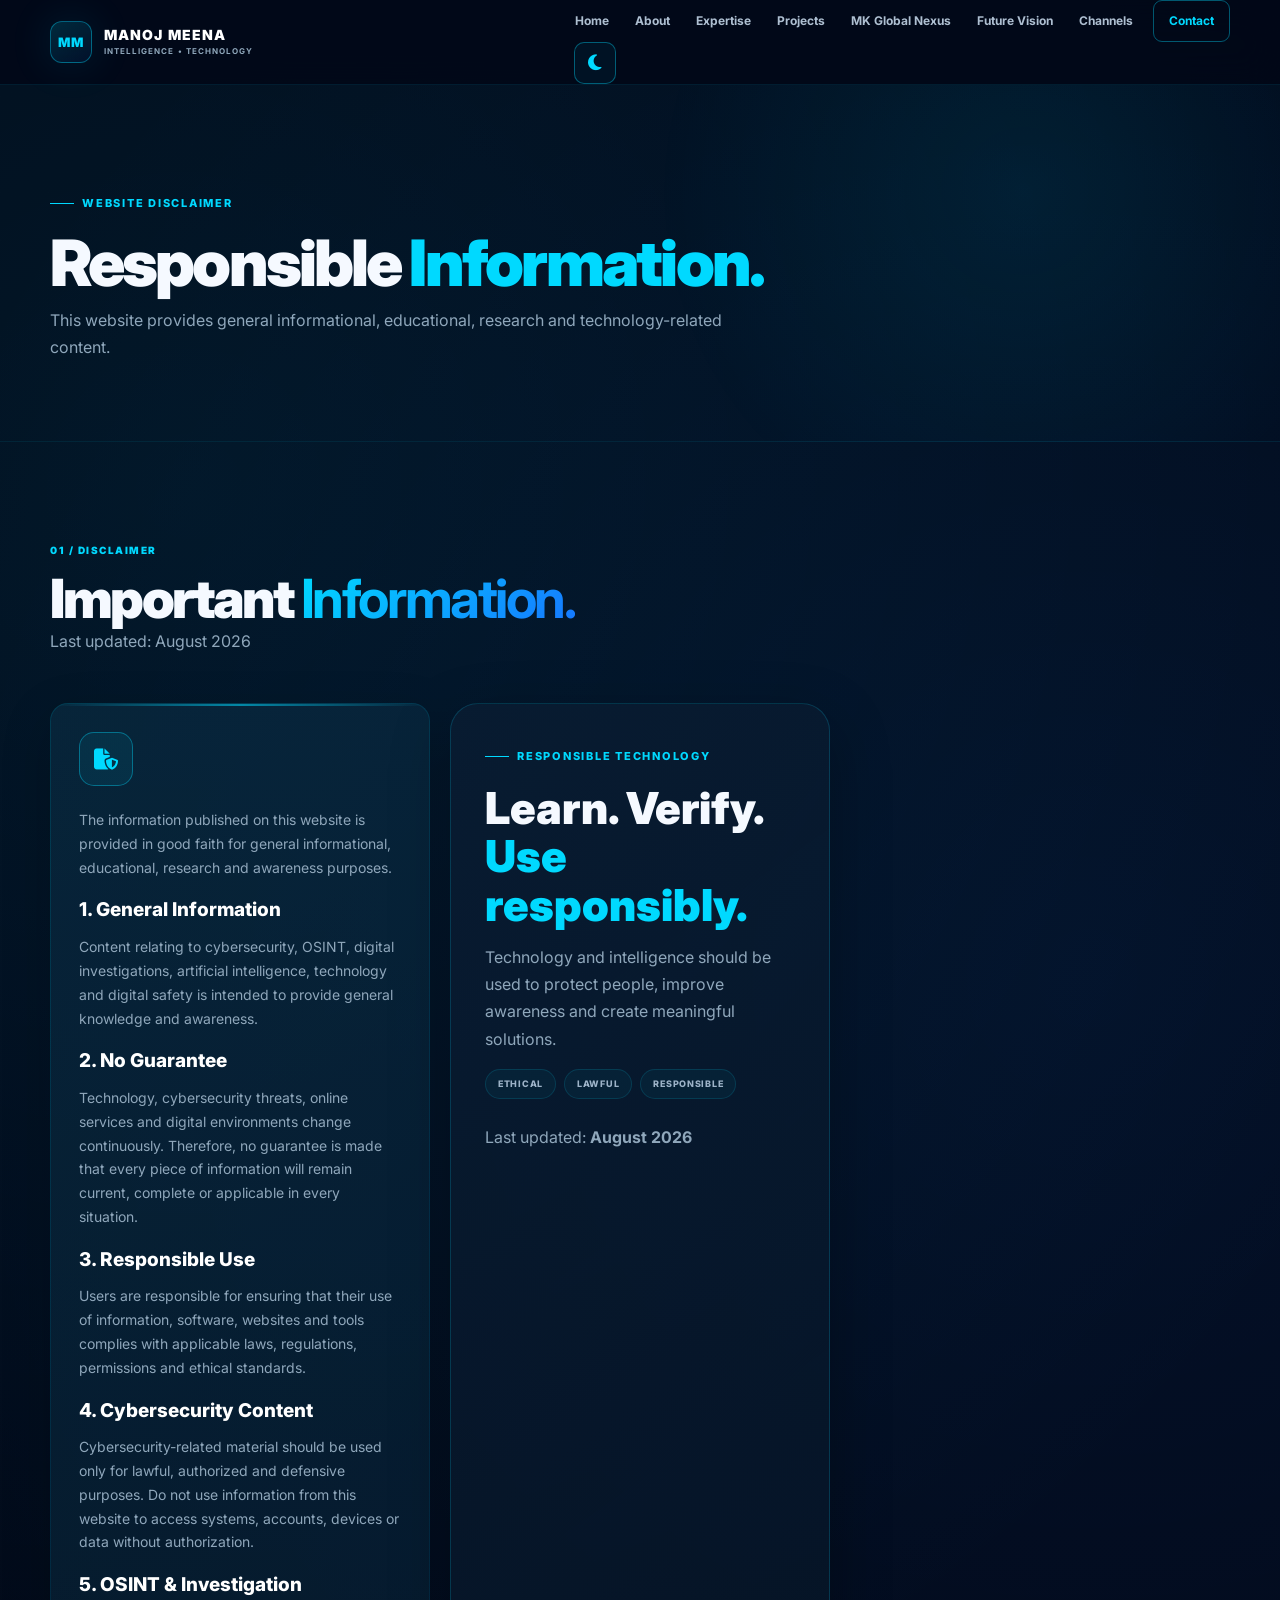
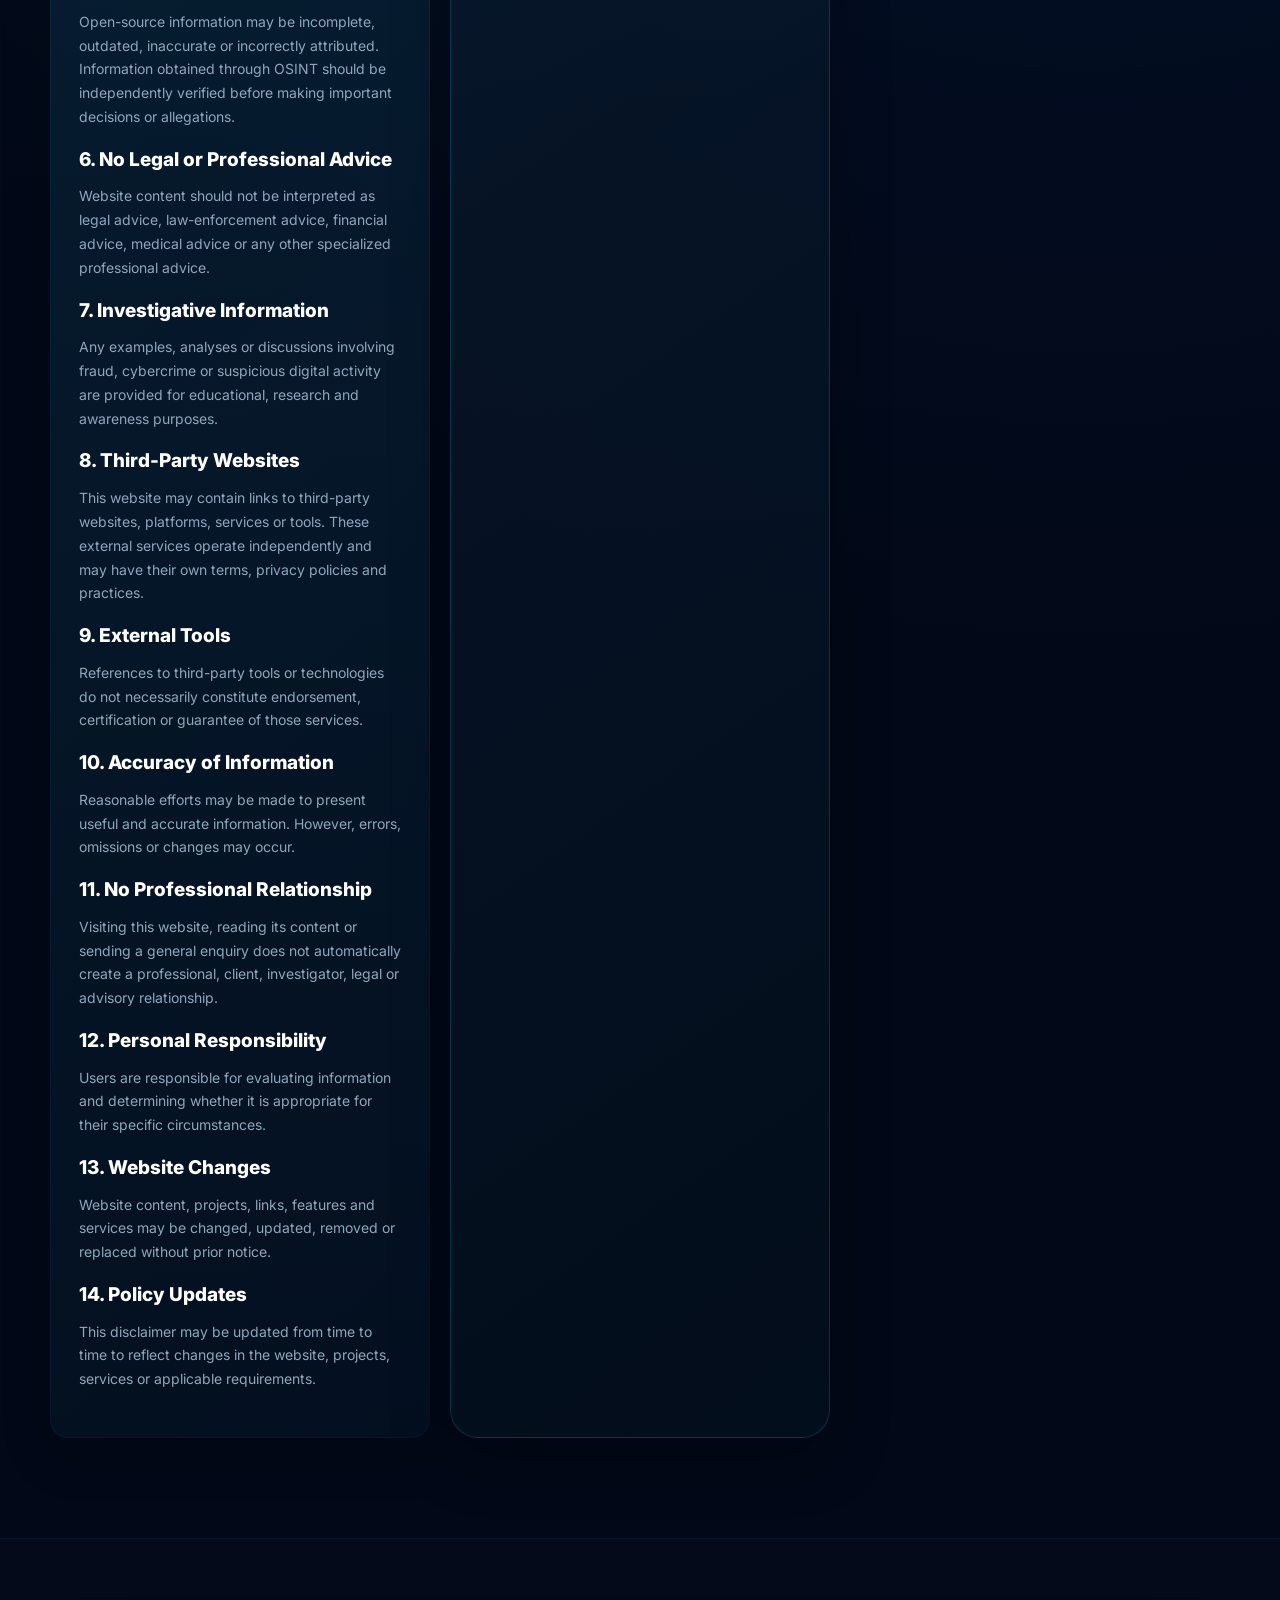
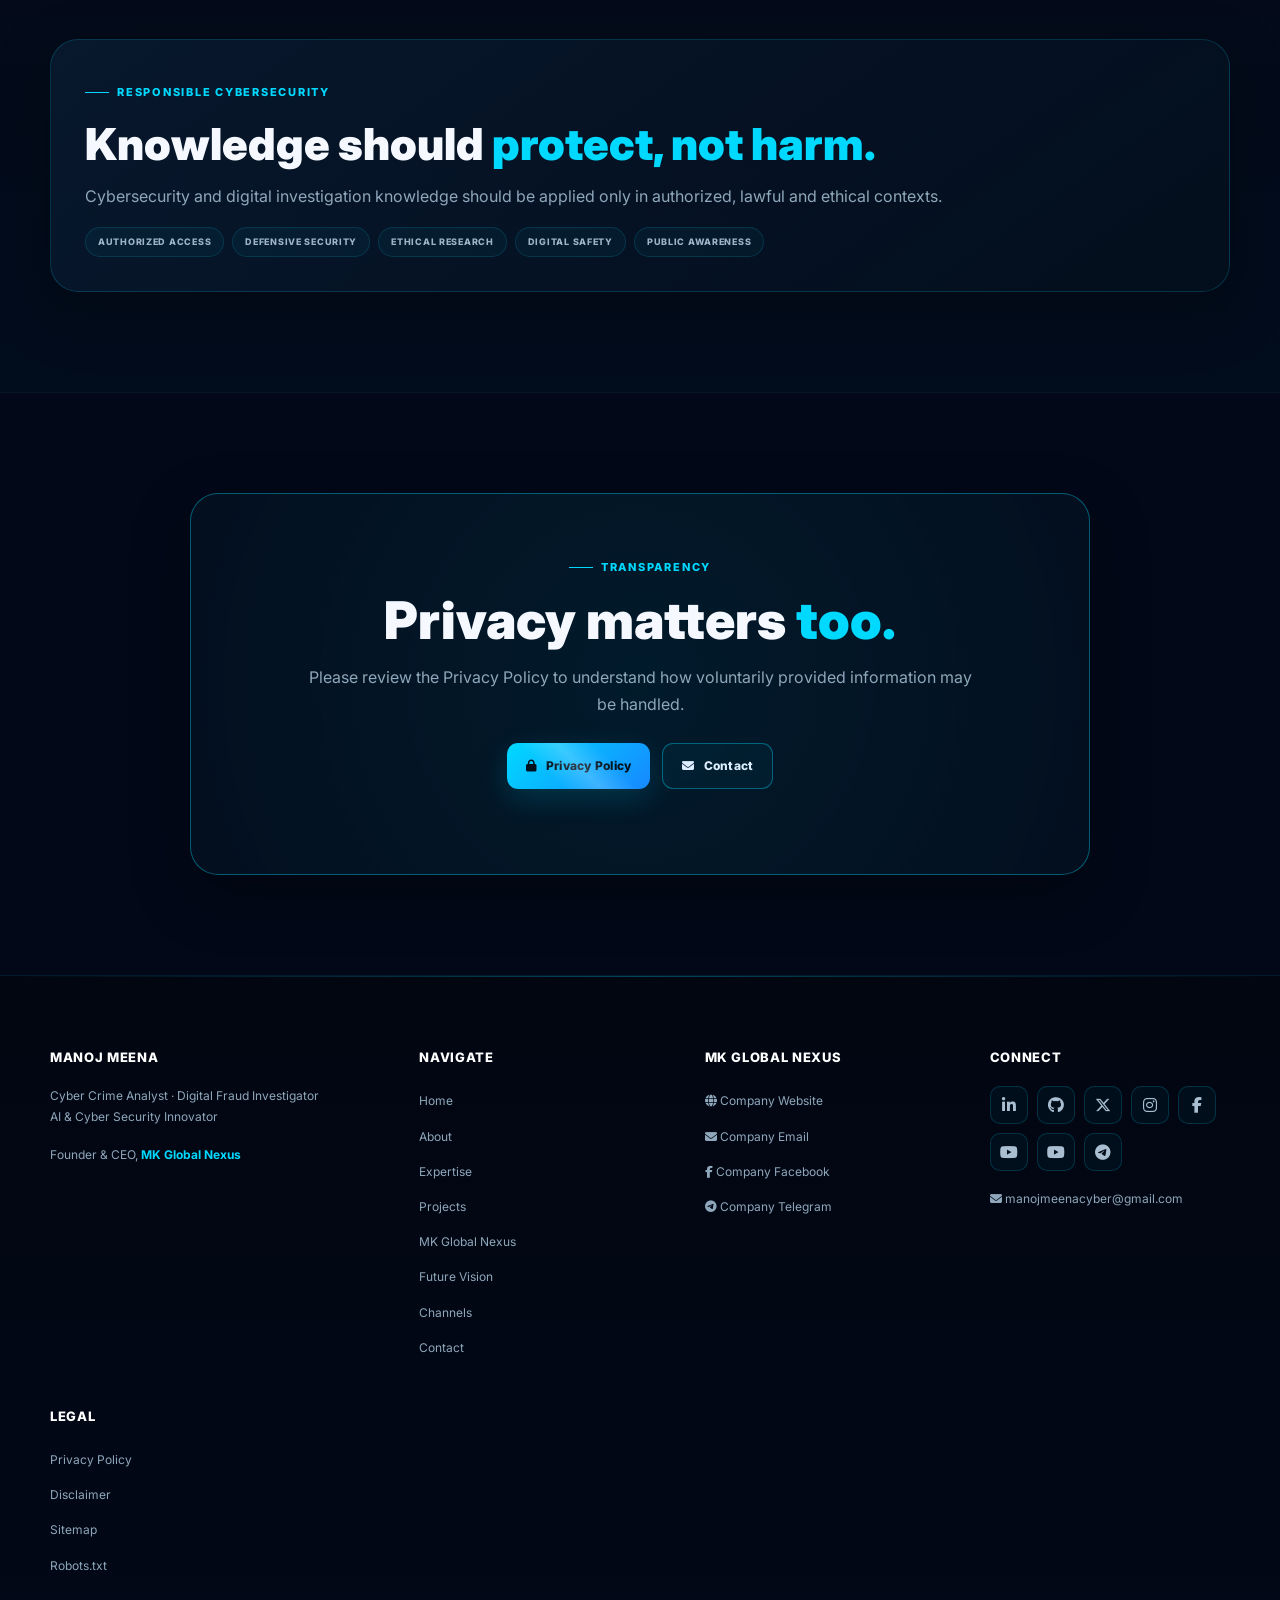
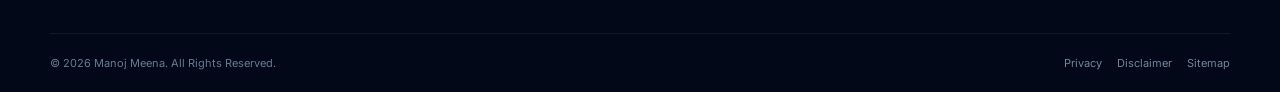
<file: disclaimer.html>
<!DOCTYPE html>
<html lang="en">

<head>

    <meta charset="UTF-8">

    <meta
        name="viewport"
        content="width=device-width, initial-scale=1.0"
    >

    <title>
        Disclaimer | Manoj Meena — MK Global Nexus
    </title>

    <meta
        name="description"
        content="Disclaimer for Manoj Meena and MK Global Nexus covering cybersecurity, OSINT, digital investigation, AI, technology and responsible use."
    >

    <meta
        name="keywords"
        content="Manoj Meena, MK Global Nexus, Cybersecurity Disclaimer, OSINT, Digital Investigation, AI, Responsible Technology"
    >

    <meta
        name="author"
        content="Manoj Meena"
    >

    <meta
        name="robots"
        content="index, follow, max-image-preview:large"
    >

    <meta
        name="theme-color"
        content="#020817"
    >


    <!-- =====================================================
         CANONICAL
    ====================================================== -->

    <link
        rel="canonical"
        href="https://manojmeena.com/disclaimer.html"
    >


    <!-- =====================================================
         OPEN GRAPH
    ====================================================== -->

    <meta
        property="og:type"
        content="website"
    >

    <meta
        property="og:title"
        content="Disclaimer | Manoj Meena — MK Global Nexus"
    >

    <meta
        property="og:description"
        content="Disclaimer covering cybersecurity, OSINT, digital investigation, AI, technology and responsible use."
    >

    <meta
        property="og:url"
        content="https://manojmeena.com/disclaimer.html"
    >

    <meta
        property="og:site_name"
        content="Manoj Meena"
    >

    <meta
        property="og:image"
        content="https://manojmeena.com/assets/images/manoj-meena.jpg"
    >


    <!-- =====================================================
         TWITTER / X
    ====================================================== -->

    <meta
        name="twitter:card"
        content="summary"
    >

    <meta
        name="twitter:title"
        content="Disclaimer | Manoj Meena"
    >

    <meta
        name="twitter:description"
        content="Responsible use of cybersecurity, OSINT, digital investigation and technology information."
    >

    <meta
        name="twitter:image"
        content="https://manojmeena.com/assets/images/manoj-meena.jpg"
    >


    <!-- =====================================================
         GOOGLE FONT
    ====================================================== -->

    <link
        rel="preconnect"
        href="https://fonts.googleapis.com"
    >

    <link
        rel="preconnect"
        href="https://fonts.gstatic.com"
        crossorigin
    >

    <link
        href="https://fonts.googleapis.com/css2?family=Inter:wght@400;500;600;700;800;900&display=swap"
        rel="stylesheet"
    >


    <!-- =====================================================
         FONT AWESOME
    ====================================================== -->

    <link
        rel="stylesheet"
        href="https://cdnjs.cloudflare.com/ajax/libs/font-awesome/6.5.0/css/all.min.css"
    >


    <!-- =====================================================
         WEBSITE CSS
         ROOT FILE
    ====================================================== -->

    <link
        rel="stylesheet"
        href="style.css"
    >


    <!-- =====================================================
         FAVICON
    ====================================================== -->

    <link
        rel="icon"
        href="favicon/favicon.ico"
    >


    <!-- =====================================================
         STRUCTURED DATA
    ====================================================== -->

    <script type="application/ld+json">
    {
        "@context": "https://schema.org",
        "@type": "WebPage",
        "name": "Disclaimer - Manoj Meena",
        "url": "https://manojmeena.com/disclaimer.html",
        "about": {
            "@type": "Person",
            "name": "Manoj Meena",
            "url": "https://manojmeena.com/"
        },
        "description": "Disclaimer for Manoj Meena and MK Global Nexus covering cybersecurity, OSINT, digital investigation and responsible use."
    }
    </script>

</head>


<body>


<!-- =====================================================
     NAVIGATION
===================================================== -->

<header class="navbar">

    <div class="container nav-container">

        <div class="logo">

            <a href="index.html">

                <span class="logo-mark">
                    MM
                </span>

                <span class="logo-text">

                    <strong>
                        MANOJ MEENA
                    </strong>

                    <small>
                        INTELLIGENCE • TECHNOLOGY
                    </small>

                </span>

            </a>

        </div>


        <nav>

            <ul
                class="nav-links"
                id="main-navigation"
            >

                <li>
                    <a href="index.html">
                        Home
                    </a>
                </li>

                <li>
                    <a href="about.html">
                        About
                    </a>
                </li>

                <li>
                    <a href="expertise.html">
                        Expertise
                    </a>
                </li>

                <li>
                    <a href="projects.html">
                        Projects
                    </a>
                </li>

                <li>
                    <a href="nexus.html">
                        MK Global Nexus
                    </a>
                </li>

                <li>
                    <a href="future-vision.html">
                        Future Vision
                    </a>
                </li>

                <li>
                    <a href="channels.html">
                        Channels
                    </a>
                </li>

                <li>
                    <a
                        href="contact.html"
                        class="nav-contact"
                    >
                        Contact
                    </a>
                </li>

            </ul>


            <button
                class="hamburger"
                id="hamburger"
                type="button"
                aria-label="Open navigation menu"
                aria-expanded="false"
                aria-controls="main-navigation"
            >

                <span></span>
                <span></span>
                <span></span>

            </button>

        </nav>

    </div>

</header>


<!-- =====================================================
     PAGE HEADER
===================================================== -->

<section class="page-header">

    <div class="container">

        <span class="eyebrow">
            WEBSITE DISCLAIMER
        </span>

        <h1>
            Responsible
            <span style="color:#00d9ff;">
                Information.
            </span>
        </h1>

        <p>
            This website provides general
            informational, educational, research
            and technology-related content.
        </p>

    </div>

</section>


<!-- =====================================================
     DISCLAIMER
===================================================== -->

<section class="section">

    <div class="container">

        <div class="section-heading">

            <span>
                01 / DISCLAIMER
            </span>

            <h2>
                Important
                <strong>
                    Information.
                </strong>
            </h2>

            <p>
                Last updated: August 2026
            </p>

        </div>


        <div class="future-grid">


            <!-- MAIN DISCLAIMER -->

            <article class="future-card reveal">

                <div class="future-icon">

                    <i class="fas fa-file-shield"></i>

                </div>

                <p>
                    The information published on this
                    website is provided in good faith
                    for general informational,
                    educational, research and awareness
                    purposes.
                </p>

                <h3>
                    1. General Information
                </h3>

                <p>
                    Content relating to cybersecurity,
                    OSINT, digital investigations,
                    artificial intelligence, technology
                    and digital safety is intended to
                    provide general knowledge and
                    awareness.
                </p>

                <h3>
                    2. No Guarantee
                </h3>

                <p>
                    Technology, cybersecurity threats,
                    online services and digital
                    environments change continuously.
                    Therefore, no guarantee is made that
                    every piece of information will remain
                    current, complete or applicable in
                    every situation.
                </p>

                <h3>
                    3. Responsible Use
                </h3>

                <p>
                    Users are responsible for ensuring
                    that their use of information,
                    software, websites and tools complies
                    with applicable laws, regulations,
                    permissions and ethical standards.
                </p>

                <h3>
                    4. Cybersecurity Content
                </h3>

                <p>
                    Cybersecurity-related material should
                    be used only for lawful, authorized
                    and defensive purposes. Do not use
                    information from this website to
                    access systems, accounts, devices
                    or data without authorization.
                </p>

                <h3>
                    5. OSINT &amp; Investigation
                </h3>

                <p>
                    Open-source information may be
                    incomplete, outdated, inaccurate or
                    incorrectly attributed. Information
                    obtained through OSINT should be
                    independently verified before making
                    important decisions or allegations.
                </p>

                <h3>
                    6. No Legal or Professional Advice
                </h3>

                <p>
                    Website content should not be
                    interpreted as legal advice,
                    law-enforcement advice, financial
                    advice, medical advice or any other
                    specialized professional advice.
                </p>

                <h3>
                    7. Investigative Information
                </h3>

                <p>
                    Any examples, analyses or discussions
                    involving fraud, cybercrime or
                    suspicious digital activity are
                    provided for educational, research
                    and awareness purposes.
                </p>

                <h3>
                    8. Third-Party Websites
                </h3>

                <p>
                    This website may contain links to
                    third-party websites, platforms,
                    services or tools. These external
                    services operate independently and
                    may have their own terms, privacy
                    policies and practices.
                </p>

                <h3>
                    9. External Tools
                </h3>

                <p>
                    References to third-party tools or
                    technologies do not necessarily
                    constitute endorsement, certification
                    or guarantee of those services.
                </p>

                <h3>
                    10. Accuracy of Information
                </h3>

                <p>
                    Reasonable efforts may be made to
                    present useful and accurate
                    information. However, errors,
                    omissions or changes may occur.
                </p>

                <h3>
                    11. No Professional Relationship
                </h3>

                <p>
                    Visiting this website, reading its
                    content or sending a general enquiry
                    does not automatically create a
                    professional, client, investigator,
                    legal or advisory relationship.
                </p>

                <h3>
                    12. Personal Responsibility
                </h3>

                <p>
                    Users are responsible for evaluating
                    information and determining whether
                    it is appropriate for their specific
                    circumstances.
                </p>

                <h3>
                    13. Website Changes
                </h3>

                <p>
                    Website content, projects, links,
                    features and services may be changed,
                    updated, removed or replaced without
                    prior notice.
                </p>

                <h3>
                    14. Policy Updates
                </h3>

                <p>
                    This disclaimer may be updated from
                    time to time to reflect changes in
                    the website, projects, services or
                    applicable requirements.
                </p>

            </article>


            <!-- RESPONSIBILITY -->

            <article class="mission reveal">

                <span class="eyebrow">
                    RESPONSIBLE TECHNOLOGY
                </span>

                <h2>
                    Learn. Verify.
                    <span style="color:#00d9ff;">
                        Use responsibly.
                    </span>
                </h2>

                <p>
                    Technology and intelligence should
                    be used to protect people, improve
                    awareness and create meaningful
                    solutions.
                </p>

                <div class="hero-focus">

                    <span>
                        ETHICAL
                    </span>

                    <span>
                        LAWFUL
                    </span>

                    <span>
                        RESPONSIBLE
                    </span>

                </div>

                <p style="margin-top:25px;">
                    Last updated:
                    <strong>August 2026</strong>
                </p>

            </article>

        </div>

    </div>

</section>


<!-- =====================================================
     RESPONSIBLE CYBERSECURITY
===================================================== -->

<section class="section section-dark">

    <div class="container">

        <div class="mission reveal">

            <span class="eyebrow">
                RESPONSIBLE CYBERSECURITY
            </span>

            <h2>
                Knowledge should
                <span style="color:#00d9ff;">
                    protect, not harm.
                </span>
            </h2>

            <p>
                Cybersecurity and digital investigation
                knowledge should be applied only in
                authorized, lawful and ethical contexts.
            </p>

            <div class="hero-focus">

                <span>
                    AUTHORIZED ACCESS
                </span>

                <span>
                    DEFENSIVE SECURITY
                </span>

                <span>
                    ETHICAL RESEARCH
                </span>

                <span>
                    DIGITAL SAFETY
                </span>

                <span>
                    PUBLIC AWARENESS
                </span>

            </div>

        </div>

    </div>

</section>


<!-- =====================================================
     PRIVACY CTA
===================================================== -->

<section class="section">

    <div class="container">

        <div class="future-cta reveal">

            <span class="eyebrow">
                TRANSPARENCY
            </span>

            <h2>
                Privacy matters
                <span style="color:#00d9ff;">
                    too.
                </span>
            </h2>

            <p>
                Please review the Privacy Policy
                to understand how voluntarily provided
                information may be handled.
            </p>

            <div class="hero-actions" style="justify-content:center;">

                <a
                    href="privacy.html"
                    class="btn btn-primary"
                >

                    <i class="fas fa-lock"></i>

                    Privacy Policy

                </a>

                <a
                    href="contact.html"
                    class="btn btn-secondary"
                >

                    <i class="fas fa-envelope"></i>

                    Contact

                </a>

            </div>

        </div>

    </div>

</section>


<!-- =====================================================
     FOOTER
===================================================== -->

<footer>

    <div class="container footer-content">


        <!-- BRAND -->

        <div class="footer-col">

            <h4>
                Manoj Meena
            </h4>

            <p>

                Cyber Crime Analyst ·
                Digital Fraud Investigator

                <br>

                AI &amp; Cyber Security Innovator

            </p>

            <p class="footer-company">

                Founder &amp; CEO,

                <strong>
                    MK Global Nexus
                </strong>

            </p>

        </div>


        <!-- NAVIGATION -->

        <div class="footer-col">

            <h4>
                Navigate
            </h4>

            <ul>

                <li>
                    <a href="index.html">
                        Home
                    </a>
                </li>

                <li>
                    <a href="about.html">
                        About
                    </a>
                </li>

                <li>
                    <a href="expertise.html">
                        Expertise
                    </a>
                </li>

                <li>
                    <a href="projects.html">
                        Projects
                    </a>
                </li>

                <li>
                    <a href="nexus.html">
                        MK Global Nexus
                    </a>
                </li>

                <li>
                    <a href="future-vision.html">
                        Future Vision
                    </a>
                </li>

                <li>
                    <a href="channels.html">
                        Channels
                    </a>
                </li>

                <li>
                    <a href="contact.html">
                        Contact
                    </a>
                </li>

            </ul>

        </div>


        <!-- COMPANY -->

        <div class="footer-col">

            <h4>
                MK Global Nexus
            </h4>

            <ul>

                <li>
                    <a
                        href="https://mkglobalnexus.free.nf"
                        target="_blank"
                        rel="noopener noreferrer"
                    >
                        <i class="fas fa-globe"></i>
                        Company Website
                    </a>
                </li>

                <li>
                    <a href="mailto:mkglobalnexus@gmail.com">
                        <i class="fas fa-envelope"></i>
                        Company Email
                    </a>
                </li>

                <li>
                    <a
                        href="https://www.facebook.com/mkglobalnexus"
                        target="_blank"
                        rel="noopener noreferrer"
                    >
                        <i class="fab fa-facebook-f"></i>
                        Company Facebook
                    </a>
                </li>

                <li>
                    <a
                        href="https://t.me/MKGLOBALNEXUS"
                        target="_blank"
                        rel="noopener noreferrer"
                    >
                        <i class="fab fa-telegram-plane"></i>
                        Company Telegram
                    </a>
                </li>

            </ul>

        </div>


        <!-- SOCIAL -->

        <div class="footer-col">

            <h4>
                Connect
            </h4>


            <div class="footer-social">

                <a
                    href="https://www.linkedin.com/in/manojmeenacyber"
                    target="_blank"
                    rel="noopener noreferrer"
                    aria-label="LinkedIn"
                >

                    <i class="fab fa-linkedin-in"></i>

                </a>


                <a
                    href="https://github.com/manojmeenacyber"
                    target="_blank"
                    rel="noopener noreferrer"
                    aria-label="GitHub"
                >

                    <i class="fab fa-github"></i>

                </a>


                <a
                    href="https://x.com/manojmeenacyber"
                    target="_blank"
                    rel="noopener noreferrer"
                    aria-label="X"
                >

                    <i class="fab fa-x-twitter"></i>

                </a>


                <a
                    href="https://www.instagram.com/manojmeenacyber"
                    target="_blank"
                    rel="noopener noreferrer"
                    aria-label="Instagram"
                >

                    <i class="fab fa-instagram"></i>

                </a>


                <a
                    href="https://www.facebook.com/manojmeenacyber"
                    target="_blank"
                    rel="noopener noreferrer"
                    aria-label="Facebook"
                >

                    <i class="fab fa-facebook-f"></i>

                </a>


                <a
                    href="https://www.youtube.com/@MKCyberHawk"
                    target="_blank"
                    rel="noopener noreferrer"
                    aria-label="MK CyberHawk YouTube"
                >

                    <i class="fab fa-youtube"></i>

                </a>


                <a
                    href="https://youtube.com/@mkxglobalnews"
                    target="_blank"
                    rel="noopener noreferrer"
                    aria-label="MKX Global News YouTube"
                >

                    <i class="fab fa-youtube"></i>

                </a>


                <a
                    href="https://t.me/manojmeenacyber"
                    target="_blank"
                    rel="noopener noreferrer"
                    aria-label="Telegram"
                >

                    <i class="fab fa-telegram-plane"></i>

                </a>


            </div>


            <p>

                <i class="fas fa-envelope"></i>

                manojmeenacyber@gmail.com

            </p>

        </div>


        <!-- LEGAL -->

        <div class="footer-col">

            <h4>
                Legal
            </h4>

            <ul>

                <li>
                    <a href="privacy.html">
                        Privacy Policy
                    </a>
                </li>

                <li>
                    <a href="disclaimer.html">
                        Disclaimer
                    </a>
                </li>

                <li>
                    <a href="sitemap.xml">
                        Sitemap
                    </a>
                </li>

                <li>
                    <a href="robots.txt">
                        Robots.txt
                    </a>
                </li>

            </ul>

        </div>

    </div>


    <!-- FOOTER BOTTOM -->

    <div class="container footer-bottom">

        <p>

            &copy;

            <span data-current-year>
                2026
            </span>

            Manoj Meena.

            All Rights Reserved.

        </p>


        <p class="footer-meta">

            <a href="privacy.html">
                Privacy
            </a>

            <a href="disclaimer.html">
                Disclaimer
            </a>

            <a href="sitemap.xml">
                Sitemap
            </a>

        </p>

    </div>

</footer>


<!-- =====================================================
     JAVASCRIPT
     ROOT FILE
===================================================== -->

<script src="script.js"></script>


</body>

</html>
</file>
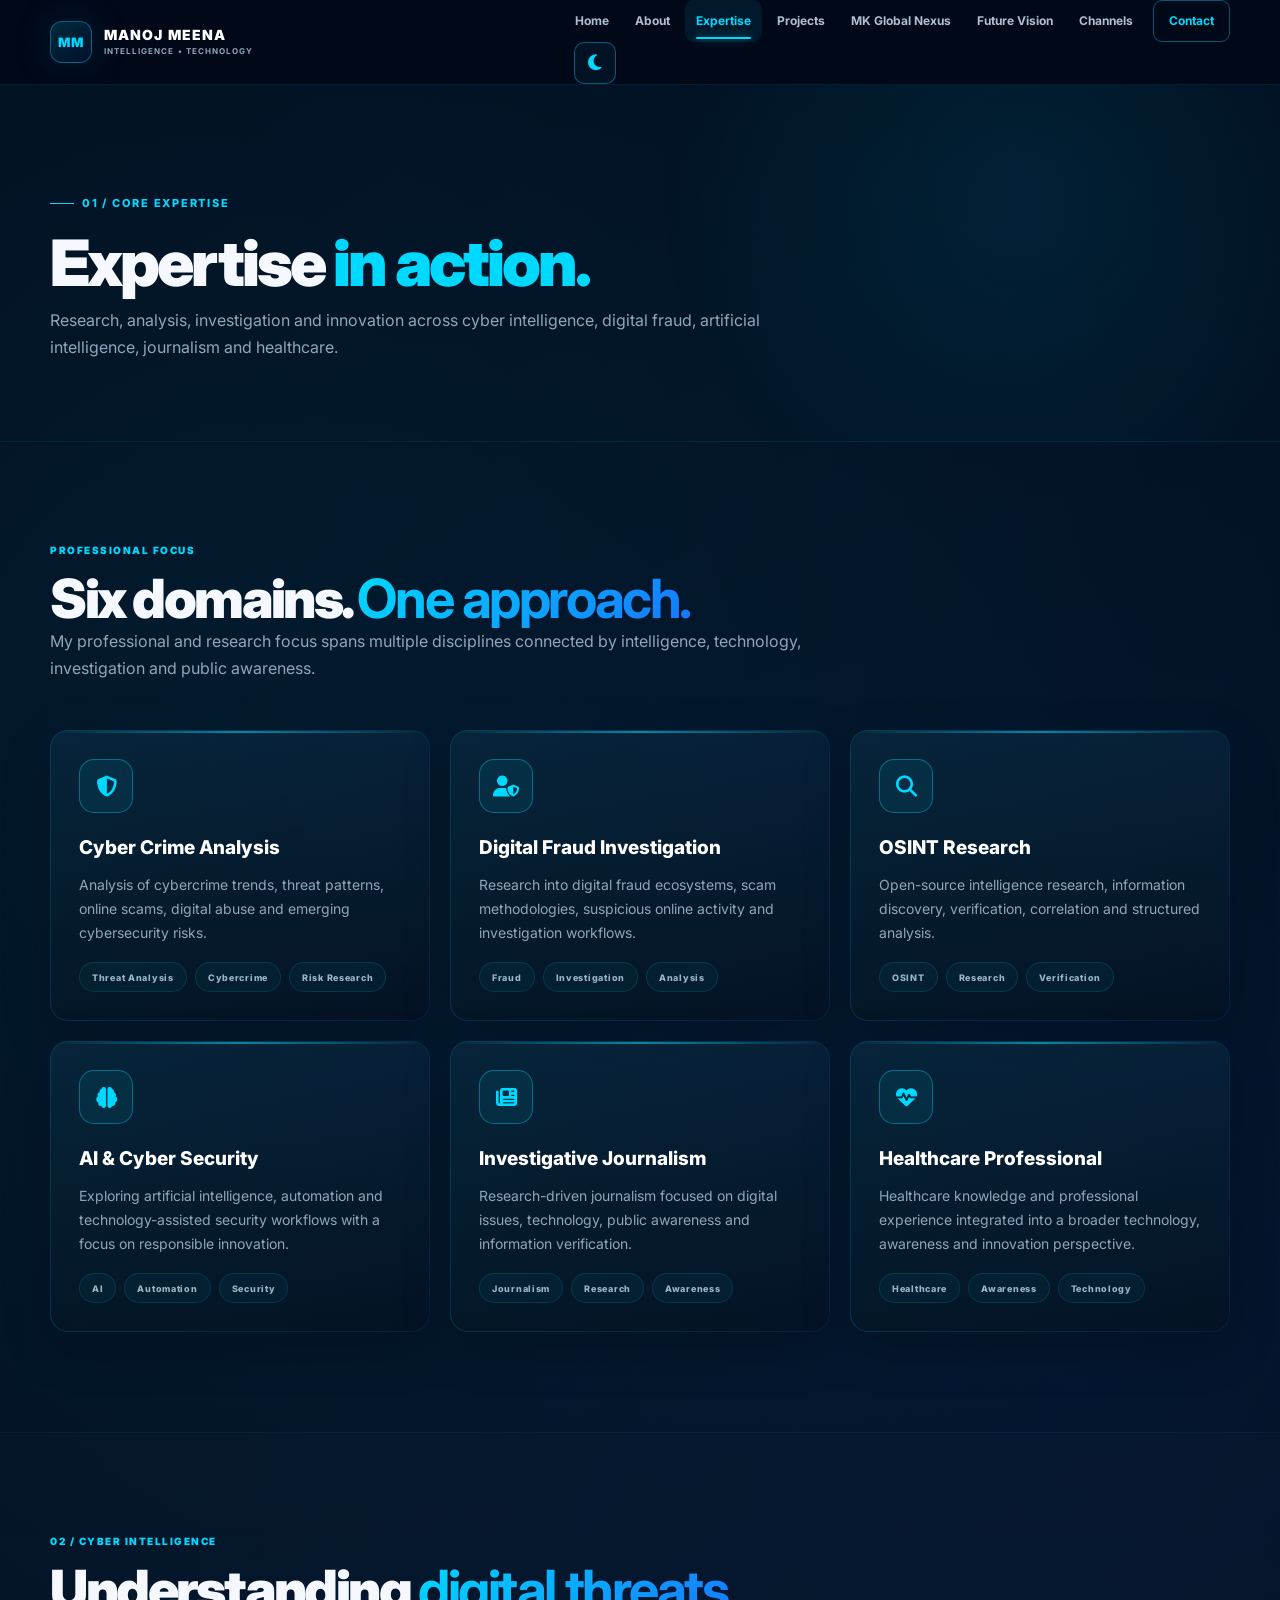
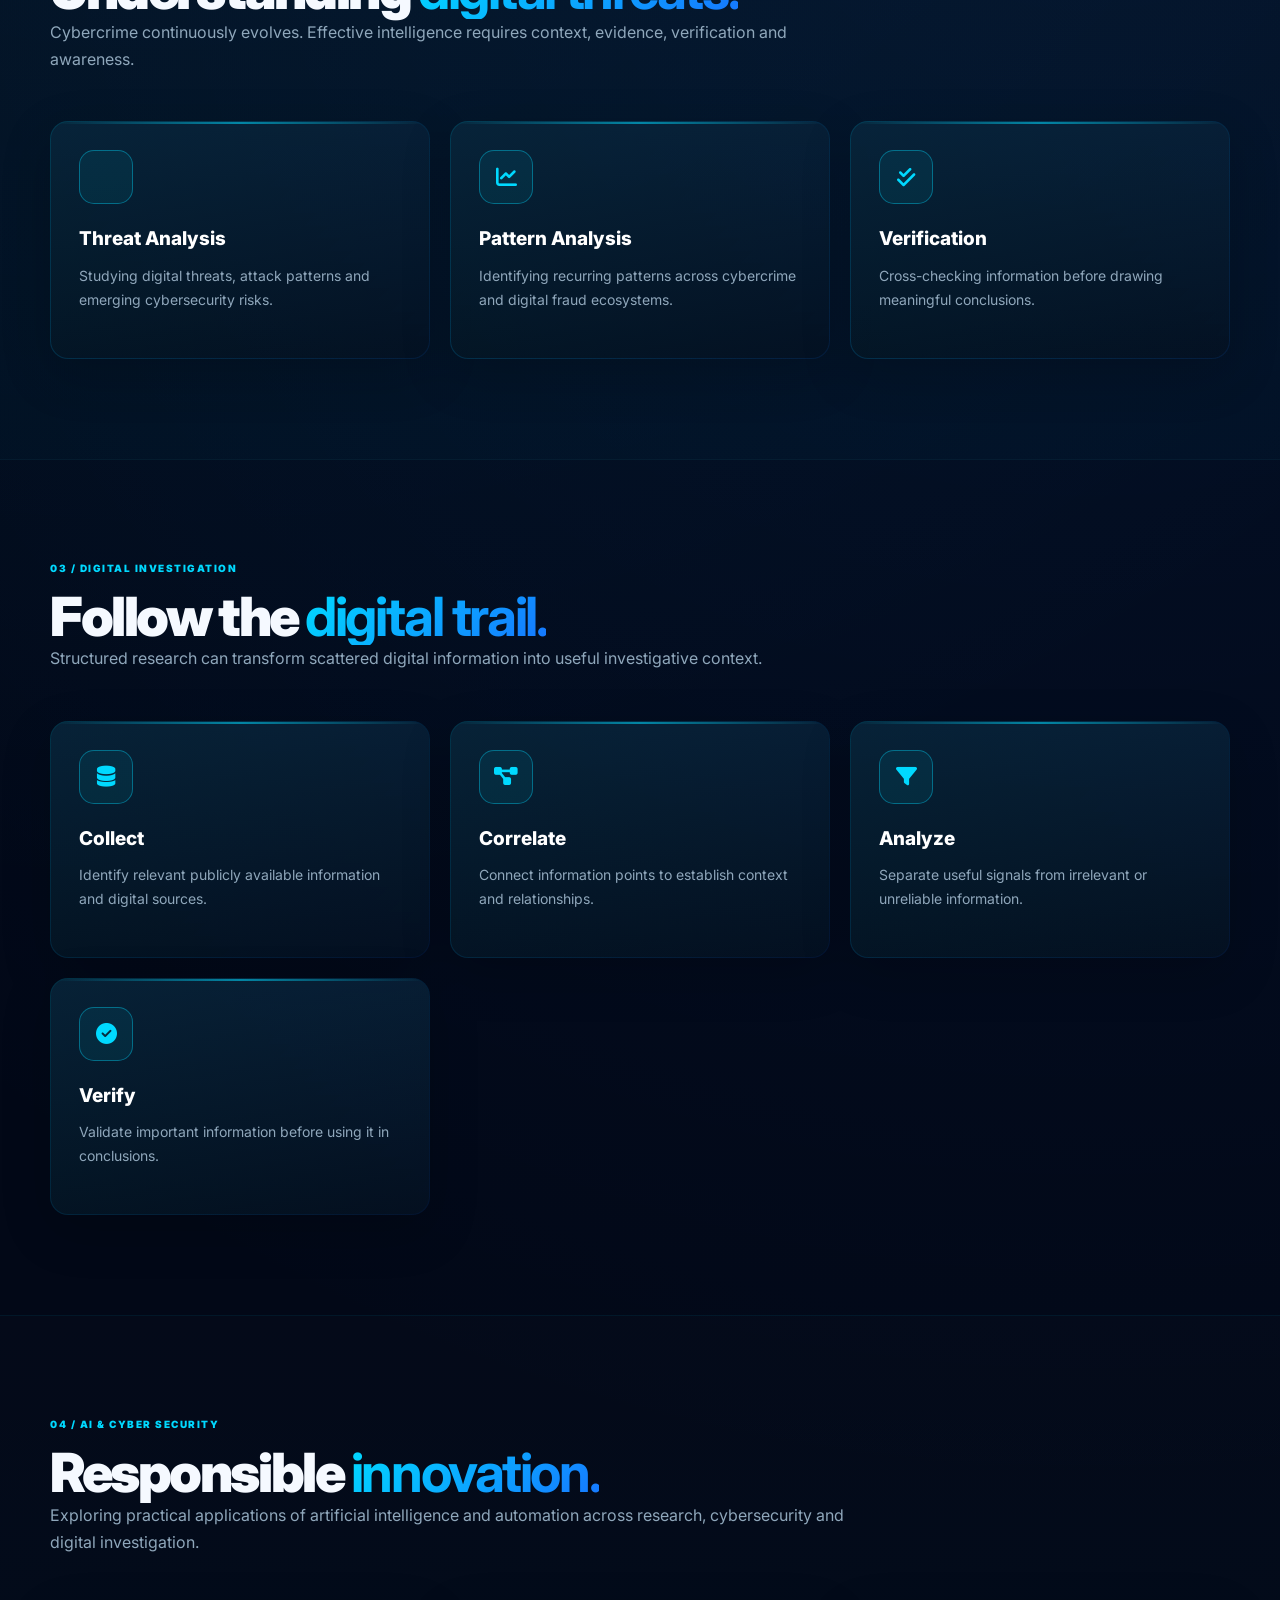
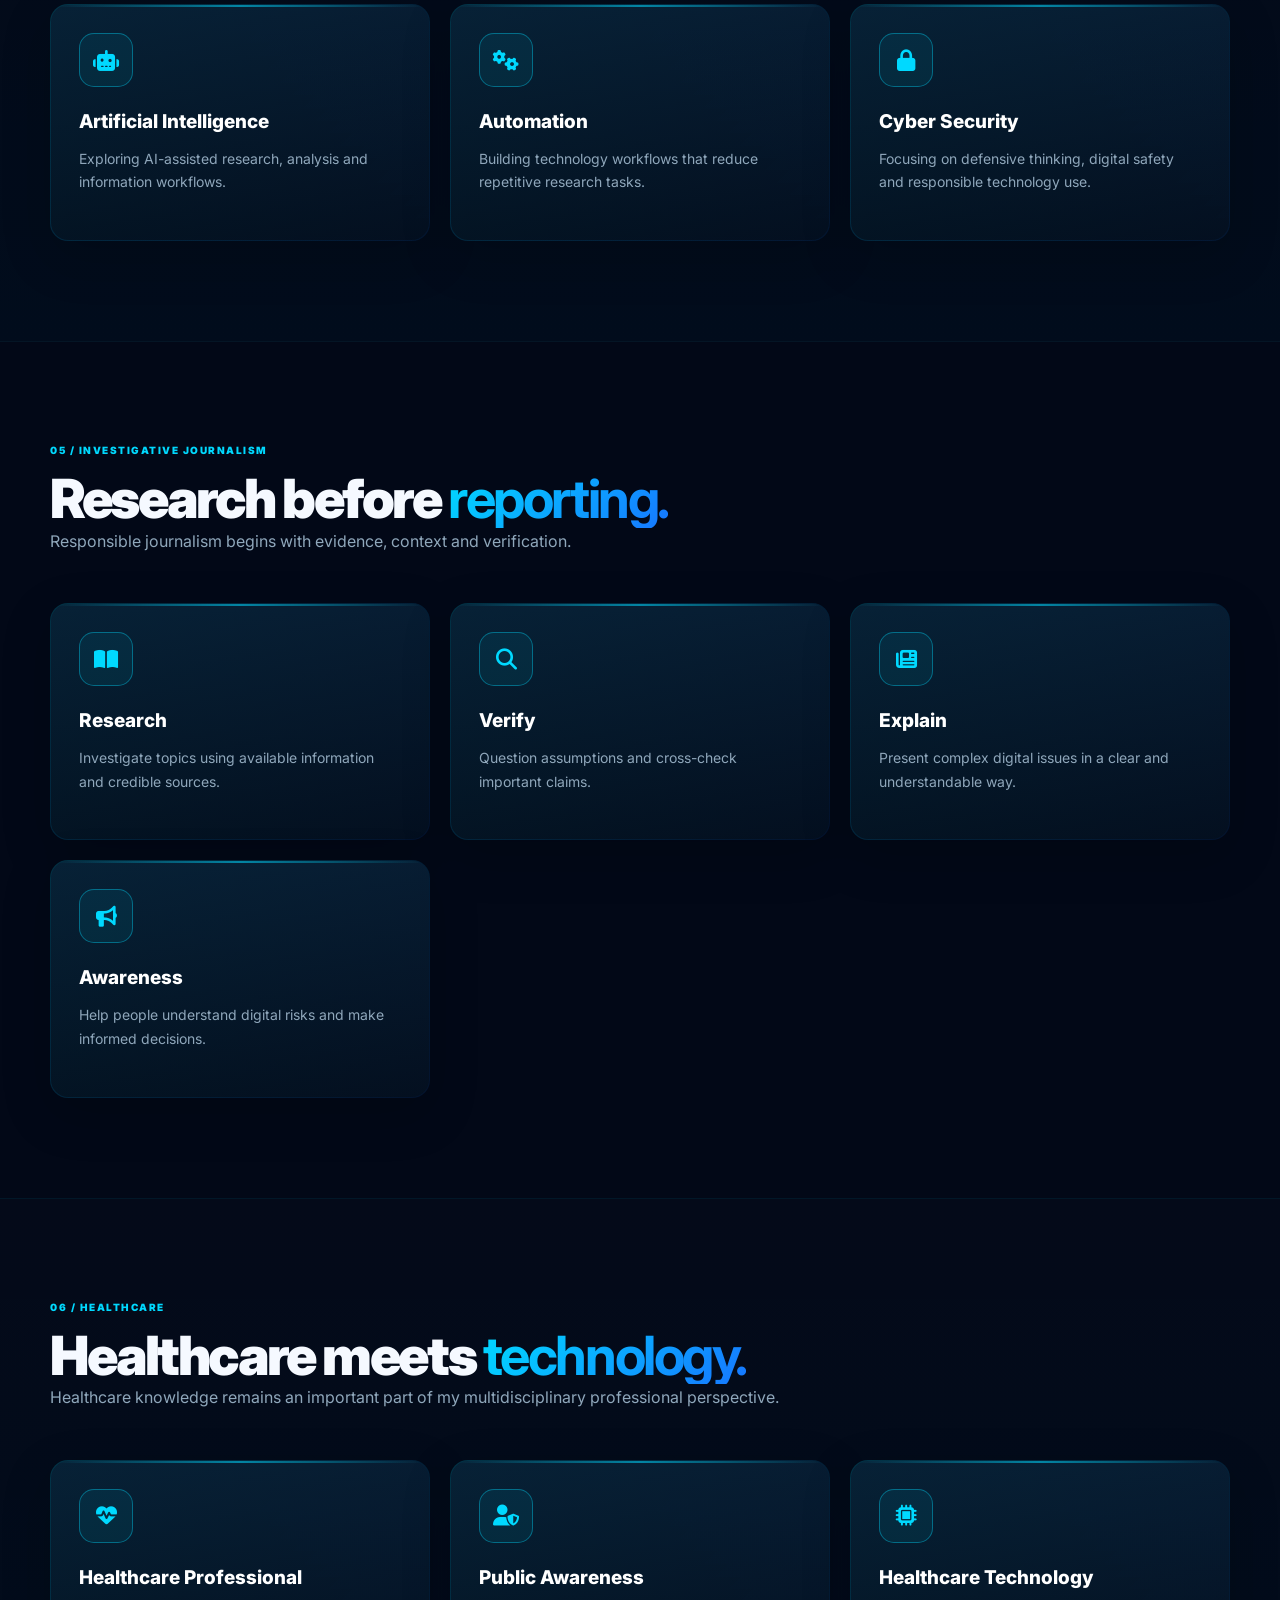
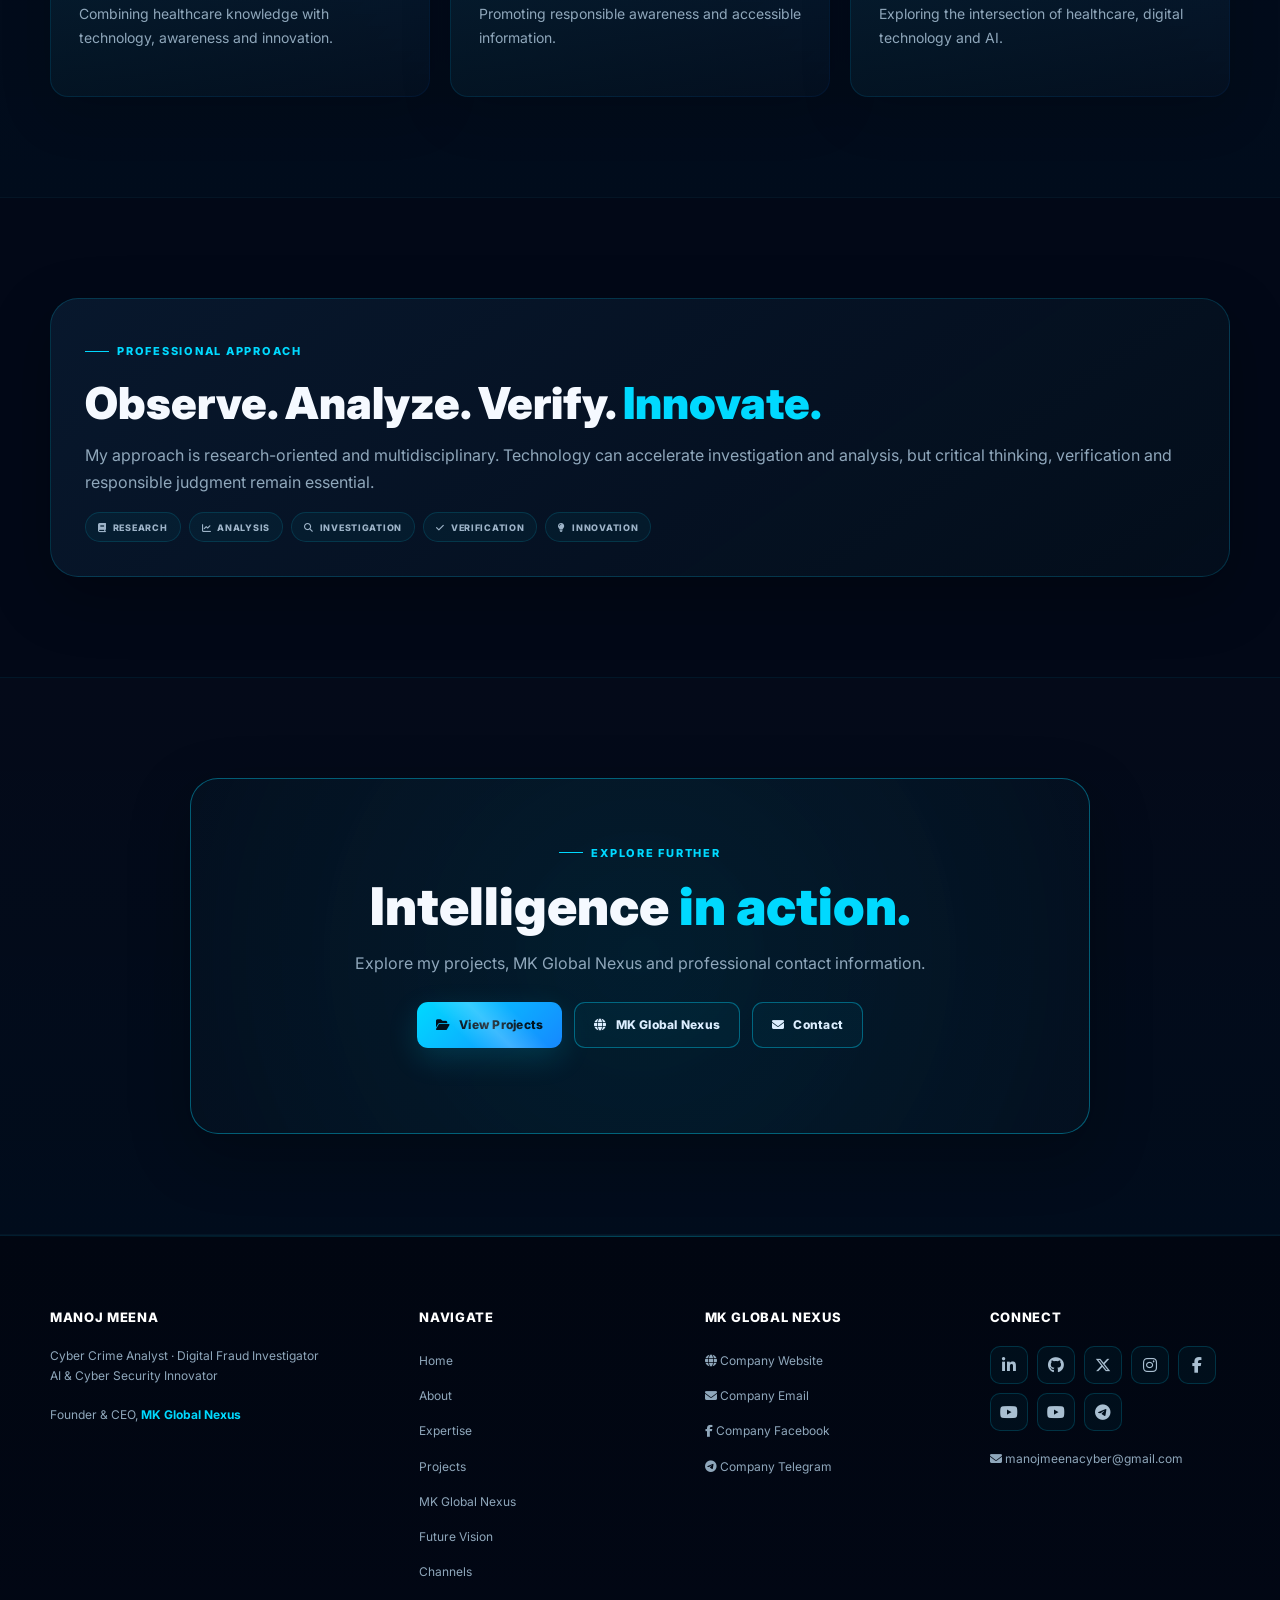
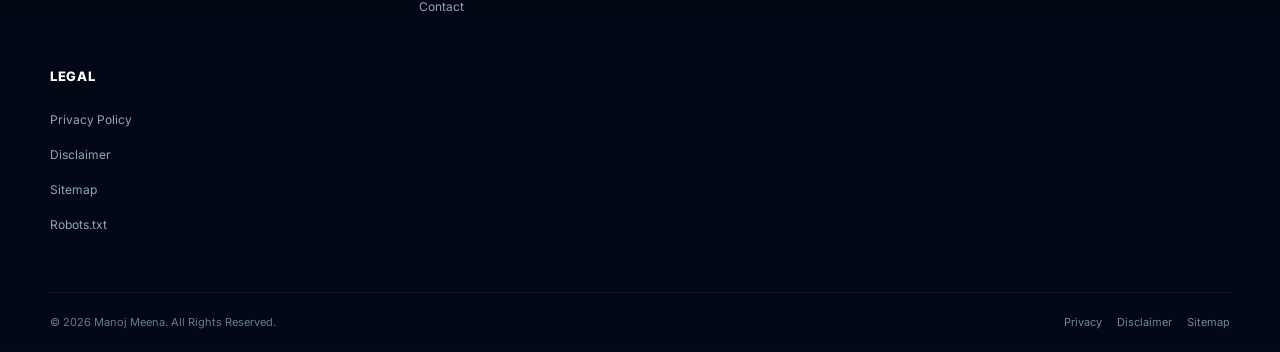
<file: expertise.html>
<!DOCTYPE html>
<html lang="en">

<head>

    <meta charset="UTF-8">

    <meta
        name="viewport"
        content="width=device-width, initial-scale=1.0"
    >

    <title>
        Expertise | Manoj Meena — Cyber Intelligence & Digital Investigation
    </title>

    <meta
        name="description"
        content="Explore Manoj Meena's professional expertise in Cyber Crime Analysis, Digital Fraud Investigation, OSINT, AI & Cyber Security, Investigative Journalism and Healthcare."
    >

    <meta
        name="keywords"
        content="Manoj Meena, Cyber Crime Analyst, Digital Fraud Investigator, Cyber Intelligence, OSINT, Digital Investigation, AI Cyber Security, Investigative Journalism, Healthcare, MK Global Nexus"
    >

    <meta
        name="author"
        content="Manoj Meena"
    >

    <meta
        name="robots"
        content="index, follow, max-image-preview:large"
    >

    <meta
        name="theme-color"
        content="#020817"
    >


    <!-- =====================================================
         CANONICAL
    ====================================================== -->

    <link
        rel="canonical"
        href="https://manojmeena.com/expertise.html"
    >


    <!-- =====================================================
         OPEN GRAPH
    ====================================================== -->

    <meta
        property="og:type"
        content="website"
    >

    <meta
        property="og:title"
        content="Expertise | Manoj Meena — Cyber Intelligence & Digital Investigation"
    >

    <meta
        property="og:description"
        content="Explore Manoj Meena's professional expertise in Cyber Crime Analysis, Digital Fraud Investigation, OSINT, AI & Cyber Security, Investigative Journalism and Healthcare."
    >

    <meta
        property="og:url"
        content="https://manojmeena.com/expertise.html"
    >

    <meta
        property="og:site_name"
        content="Manoj Meena"
    >

    <meta
        property="og:image"
        content="https://manojmeena.com/assets/images/manoj-meena.jpg"
    >


    <!-- =====================================================
         TWITTER / X
    ====================================================== -->

    <meta
        name="twitter:card"
        content="summary_large_image"
    >

    <meta
        name="twitter:title"
        content="Expertise | Manoj Meena"
    >

    <meta
        name="twitter:description"
        content="Cyber Crime Analysis, Digital Fraud Investigation, OSINT, AI & Cyber Security, Investigative Journalism and Healthcare."
    >

    <meta
        name="twitter:image"
        content="https://manojmeena.com/assets/images/manoj-meena.jpg"
    >


    <!-- =====================================================
         GOOGLE FONT
    ====================================================== -->

    <link
        rel="preconnect"
        href="https://fonts.googleapis.com"
    >

    <link
        rel="preconnect"
        href="https://fonts.gstatic.com"
        crossorigin
    >

    <link
        href="https://fonts.googleapis.com/css2?family=Inter:wght@400;500;600;700;800;900&display=swap"
        rel="stylesheet"
    >


    <!-- =====================================================
         FONT AWESOME
    ====================================================== -->

    <link
        rel="stylesheet"
        href="https://cdnjs.cloudflare.com/ajax/libs/font-awesome/6.5.0/css/all.min.css"
    >


    <!-- =====================================================
         WEBSITE CSS
         ROOT FILE
    ====================================================== -->

    <link
        rel="stylesheet"
        href="style.css"
    >


    <!-- =====================================================
         FAVICON
    ====================================================== -->

    <link
        rel="icon"
        href="favicon/favicon.ico"
    >


    <!-- =====================================================
         STRUCTURED DATA
    ====================================================== -->

    <script type="application/ld+json">
    {
        "@context": "https://schema.org",
        "@type": "ProfilePage",
        "name": "Expertise - Manoj Meena",
        "url": "https://manojmeena.com/expertise.html",
        "mainEntity": {
            "@type": "Person",
            "name": "Manoj Meena",
            "url": "https://manojmeena.com/",
            "jobTitle": "Founder & CEO, MK Global Nexus",
            "knowsAbout": [
                "Cyber Crime Analysis",
                "Digital Fraud Investigation",
                "OSINT Research",
                "Artificial Intelligence",
                "Cyber Security",
                "Investigative Journalism",
                "Healthcare"
            ]
        }
    }
    </script>

</head>


<body>


<!-- =====================================================
     NAVIGATION
===================================================== -->

<header class="navbar">

    <div class="container nav-container">

        <div class="logo">

            <a href="index.html">

                <span class="logo-mark">
                    MM
                </span>

                <span class="logo-text">

                    <strong>
                        MANOJ MEENA
                    </strong>

                    <small>
                        INTELLIGENCE • TECHNOLOGY
                    </small>

                </span>

            </a>

        </div>


        <nav>

            <ul
                class="nav-links"
                id="main-navigation"
            >

                <li>
                    <a href="index.html">
                        Home
                    </a>
                </li>

                <li>
                    <a href="about.html">
                        About
                    </a>
                </li>

                <li>
                    <a
                        href="expertise.html"
                        class="active"
                    >
                        Expertise
                    </a>
                </li>

                <li>
                    <a href="projects.html">
                        Projects
                    </a>
                </li>

                <li>
                    <a href="nexus.html">
                        MK Global Nexus
                    </a>
                </li>

                <li>
                    <a href="future-vision.html">
                        Future Vision
                    </a>
                </li>

                <li>
                    <a href="channels.html">
                        Channels
                    </a>
                </li>

                <li>
                    <a
                        href="contact.html"
                        class="nav-contact"
                    >
                        Contact
                    </a>
                </li>

            </ul>


            <button
                class="hamburger"
                id="hamburger"
                type="button"
                aria-label="Open navigation menu"
                aria-expanded="false"
                aria-controls="main-navigation"
            >

                <span></span>
                <span></span>
                <span></span>

            </button>

        </nav>

    </div>

</header>


<!-- =====================================================
     PAGE HEADER
===================================================== -->

<section class="page-header">

    <div class="container">

        <span class="eyebrow">
            01 / CORE EXPERTISE
        </span>

        <h1>
            Expertise
            <span style="color:#00d9ff;">
                in action.
            </span>
        </h1>

        <p>
            Research, analysis, investigation and innovation
            across cyber intelligence, digital fraud,
            artificial intelligence, journalism and healthcare.
        </p>

    </div>

</section>


<!-- =====================================================
     EXPERTISE INTRO
===================================================== -->

<section class="section">

    <div class="container">

        <div class="section-heading">

            <span>
                PROFESSIONAL FOCUS
            </span>

            <h2>
                Six domains.
                <strong>
                    One approach.
                </strong>
            </h2>

            <p>
                My professional and research focus spans
                multiple disciplines connected by intelligence,
                technology, investigation and public awareness.
            </p>

        </div>


        <!-- SIX DOMAINS -->

        <div class="future-grid">


            <!-- 01 -->

            <article class="future-card reveal">

                <div class="future-icon">

                    <i class="fas fa-shield-halved"></i>

                </div>

                <h3>
                    Cyber Crime Analysis
                </h3>

                <p>
                    Analysis of cybercrime trends,
                    threat patterns, online scams,
                    digital abuse and emerging
                    cybersecurity risks.
                </p>

                <div class="hero-focus">

                    <span>
                        Threat Analysis
                    </span>

                    <span>
                        Cybercrime
                    </span>

                    <span>
                        Risk Research
                    </span>

                </div>

            </article>


            <!-- 02 -->

            <article class="future-card reveal">

                <div class="future-icon">

                    <i class="fas fa-user-shield"></i>

                </div>

                <h3>
                    Digital Fraud Investigation
                </h3>

                <p>
                    Research into digital fraud ecosystems,
                    scam methodologies, suspicious online
                    activity and investigation workflows.
                </p>

                <div class="hero-focus">

                    <span>
                        Fraud
                    </span>

                    <span>
                        Investigation
                    </span>

                    <span>
                        Analysis
                    </span>

                </div>

            </article>


            <!-- 03 -->

            <article class="future-card reveal">

                <div class="future-icon">

                    <i class="fas fa-magnifying-glass"></i>

                </div>

                <h3>
                    OSINT Research
                </h3>

                <p>
                    Open-source intelligence research,
                    information discovery, verification,
                    correlation and structured analysis.
                </p>

                <div class="hero-focus">

                    <span>
                        OSINT
                    </span>

                    <span>
                        Research
                    </span>

                    <span>
                        Verification
                    </span>

                </div>

            </article>


            <!-- 04 -->

            <article class="future-card reveal">

                <div class="future-icon">

                    <i class="fas fa-brain"></i>

                </div>

                <h3>
                    AI &amp; Cyber Security
                </h3>

                <p>
                    Exploring artificial intelligence,
                    automation and technology-assisted
                    security workflows with a focus
                    on responsible innovation.
                </p>

                <div class="hero-focus">

                    <span>
                        AI
                    </span>

                    <span>
                        Automation
                    </span>

                    <span>
                        Security
                    </span>

                </div>

            </article>


            <!-- 05 -->

            <article class="future-card reveal">

                <div class="future-icon">

                    <i class="fas fa-newspaper"></i>

                </div>

                <h3>
                    Investigative Journalism
                </h3>

                <p>
                    Research-driven journalism focused
                    on digital issues, technology,
                    public awareness and information
                    verification.
                </p>

                <div class="hero-focus">

                    <span>
                        Journalism
                    </span>

                    <span>
                        Research
                    </span>

                    <span>
                        Awareness
                    </span>

                </div>

            </article>


            <!-- 06 -->

            <article class="future-card reveal">

                <div class="future-icon">

                    <i class="fas fa-heart-pulse"></i>

                </div>

                <h3>
                    Healthcare Professional
                </h3>

                <p>
                    Healthcare knowledge and professional
                    experience integrated into a broader
                    technology, awareness and innovation
                    perspective.
                </p>

                <div class="hero-focus">

                    <span>
                        Healthcare
                    </span>

                    <span>
                        Awareness
                    </span>

                    <span>
                        Technology
                    </span>

                </div>

            </article>

        </div>

    </div>

</section>


<!-- =====================================================
     CYBER INTELLIGENCE
===================================================== -->

<section class="section section-dark">

    <div class="container">

        <div class="section-heading">

            <span>
                02 / CYBER INTELLIGENCE
            </span>

            <h2>
                Understanding
                <strong>
                    digital threats.
                </strong>
            </h2>

            <p>
                Cybercrime continuously evolves.
                Effective intelligence requires context,
                evidence, verification and awareness.
            </p>

        </div>


        <div class="future-grid">


            <article class="future-card reveal">

                <div class="future-icon">

                    <i class="fas fa-radar"></i>

                </div>

                <h3>
                    Threat Analysis
                </h3>

                <p>
                    Studying digital threats,
                    attack patterns and emerging
                    cybersecurity risks.
                </p>

            </article>


            <article class="future-card reveal">

                <div class="future-icon">

                    <i class="fas fa-chart-line"></i>

                </div>

                <h3>
                    Pattern Analysis
                </h3>

                <p>
                    Identifying recurring patterns
                    across cybercrime and digital
                    fraud ecosystems.
                </p>

            </article>


            <article class="future-card reveal">

                <div class="future-icon">

                    <i class="fas fa-check-double"></i>

                </div>

                <h3>
                    Verification
                </h3>

                <p>
                    Cross-checking information before
                    drawing meaningful conclusions.
                </p>

            </article>

        </div>

    </div>

</section>


<!-- =====================================================
     DIGITAL INVESTIGATION
===================================================== -->

<section class="section">

    <div class="container">

        <div class="section-heading">

            <span>
                03 / DIGITAL INVESTIGATION
            </span>

            <h2>
                Follow the
                <strong>
                    digital trail.
                </strong>
            </h2>

            <p>
                Structured research can transform
                scattered digital information into
                useful investigative context.
            </p>

        </div>


        <div class="future-grid">


            <article class="future-card reveal">

                <div class="future-icon">

                    <i class="fas fa-database"></i>

                </div>

                <h3>
                    Collect
                </h3>

                <p>
                    Identify relevant publicly available
                    information and digital sources.
                </p>

            </article>


            <article class="future-card reveal">

                <div class="future-icon">

                    <i class="fas fa-diagram-project"></i>

                </div>

                <h3>
                    Correlate
                </h3>

                <p>
                    Connect information points to establish
                    context and relationships.
                </p>

            </article>


            <article class="future-card reveal">

                <div class="future-icon">

                    <i class="fas fa-filter"></i>

                </div>

                <h3>
                    Analyze
                </h3>

                <p>
                    Separate useful signals from irrelevant
                    or unreliable information.
                </p>

            </article>


            <article class="future-card reveal">

                <div class="future-icon">

                    <i class="fas fa-circle-check"></i>

                </div>

                <h3>
                    Verify
                </h3>

                <p>
                    Validate important information before
                    using it in conclusions.
                </p>

            </article>

        </div>

    </div>

</section>


<!-- =====================================================
     AI & CYBER SECURITY
===================================================== -->

<section class="section section-dark">

    <div class="container">

        <div class="section-heading">

            <span>
                04 / AI &amp; CYBER SECURITY
            </span>

            <h2>
                Responsible
                <strong>
                    innovation.
                </strong>
            </h2>

            <p>
                Exploring practical applications of
                artificial intelligence and automation
                across research, cybersecurity and
                digital investigation.
            </p>

        </div>


        <div class="future-grid">


            <article class="future-card reveal">

                <div class="future-icon">

                    <i class="fas fa-robot"></i>

                </div>

                <h3>
                    Artificial Intelligence
                </h3>

                <p>
                    Exploring AI-assisted research,
                    analysis and information workflows.
                </p>

            </article>


            <article class="future-card reveal">

                <div class="future-icon">

                    <i class="fas fa-gears"></i>

                </div>

                <h3>
                    Automation
                </h3>

                <p>
                    Building technology workflows that
                    reduce repetitive research tasks.
                </p>

            </article>


            <article class="future-card reveal">

                <div class="future-icon">

                    <i class="fas fa-lock"></i>

                </div>

                <h3>
                    Cyber Security
                </h3>

                <p>
                    Focusing on defensive thinking,
                    digital safety and responsible
                    technology use.
                </p>

            </article>

        </div>

    </div>

</section>


<!-- =====================================================
     INVESTIGATIVE JOURNALISM
===================================================== -->

<section class="section">

    <div class="container">

        <div class="section-heading">

            <span>
                05 / INVESTIGATIVE JOURNALISM
            </span>

            <h2>
                Research before
                <strong>
                    reporting.
                </strong>
            </h2>

            <p>
                Responsible journalism begins with
                evidence, context and verification.
            </p>

        </div>


        <div class="future-grid">


            <article class="future-card reveal">

                <div class="future-icon">

                    <i class="fas fa-book-open"></i>

                </div>

                <h3>
                    Research
                </h3>

                <p>
                    Investigate topics using available
                    information and credible sources.
                </p>

            </article>


            <article class="future-card reveal">

                <div class="future-icon">

                    <i class="fas fa-search"></i>

                </div>

                <h3>
                    Verify
                </h3>

                <p>
                    Question assumptions and cross-check
                    important claims.
                </p>

            </article>


            <article class="future-card reveal">

                <div class="future-icon">

                    <i class="fas fa-newspaper"></i>

                </div>

                <h3>
                    Explain
                </h3>

                <p>
                    Present complex digital issues
                    in a clear and understandable way.
                </p>

            </article>


            <article class="future-card reveal">

                <div class="future-icon">

                    <i class="fas fa-bullhorn"></i>

                </div>

                <h3>
                    Awareness
                </h3>

                <p>
                    Help people understand digital risks
                    and make informed decisions.
                </p>

            </article>

        </div>

    </div>

</section>


<!-- =====================================================
     HEALTHCARE
===================================================== -->

<section class="section section-dark">

    <div class="container">

        <div class="section-heading">

            <span>
                06 / HEALTHCARE
            </span>

            <h2>
                Healthcare meets
                <strong>
                    technology.
                </strong>
            </h2>

            <p>
                Healthcare knowledge remains an important
                part of my multidisciplinary professional
                perspective.
            </p>

        </div>


        <div class="future-grid">


            <article class="future-card reveal">

                <div class="future-icon">

                    <i class="fas fa-heart-pulse"></i>

                </div>

                <h3>
                    Healthcare Professional
                </h3>

                <p>
                    Combining healthcare knowledge with
                    technology, awareness and innovation.
                </p>

            </article>


            <article class="future-card reveal">

                <div class="future-icon">

                    <i class="fas fa-user-shield"></i>

                </div>

                <h3>
                    Public Awareness
                </h3>

                <p>
                    Promoting responsible awareness and
                    accessible information.
                </p>

            </article>


            <article class="future-card reveal">

                <div class="future-icon">

                    <i class="fas fa-microchip"></i>

                </div>

                <h3>
                    Healthcare Technology
                </h3>

                <p>
                    Exploring the intersection of
                    healthcare, digital technology and AI.
                </p>

            </article>

        </div>

    </div>

</section>


<!-- =====================================================
     PROFESSIONAL APPROACH
===================================================== -->

<section class="section">

    <div class="container">

        <div class="mission reveal">

            <span class="eyebrow">
                PROFESSIONAL APPROACH
            </span>

            <h2 class="mission-heading">
                Observe. Analyze. Verify.
                <span style="color:#00d9ff;">
                    Innovate.
                </span>
            </h2>

            <p>
                My approach is research-oriented and
                multidisciplinary. Technology can
                accelerate investigation and analysis,
                but critical thinking, verification
                and responsible judgment remain essential.
            </p>

            <div class="hero-focus">

                <span>
                    <i class="fas fa-book"></i>
                    RESEARCH
                </span>

                <span>
                    <i class="fas fa-chart-line"></i>
                    ANALYSIS
                </span>

                <span>
                    <i class="fas fa-magnifying-glass"></i>
                    INVESTIGATION
                </span>

                <span>
                    <i class="fas fa-check"></i>
                    VERIFICATION
                </span>

                <span>
                    <i class="fas fa-lightbulb"></i>
                    INNOVATION
                </span>

            </div>

        </div>

    </div>

</section>


<!-- =====================================================
     CTA
===================================================== -->

<section class="section section-dark">

    <div class="container">

        <div class="future-cta reveal">

            <span class="eyebrow">
                EXPLORE FURTHER
            </span>

            <h2>
                Intelligence
                <span style="color:#00d9ff;">
                    in action.
                </span>
            </h2>

            <p>
                Explore my projects, MK Global Nexus
                and professional contact information.
            </p>

            <div class="hero-actions" style="justify-content:center;">

                <a
                    href="projects.html"
                    class="btn btn-primary"
                >

                    <i class="fas fa-folder-open"></i>

                    View Projects

                </a>

                <a
                    href="nexus.html"
                    class="btn btn-secondary"
                >

                    <i class="fas fa-globe"></i>

                    MK Global Nexus

                </a>

                <a
                    href="contact.html"
                    class="btn btn-secondary"
                >

                    <i class="fas fa-envelope"></i>

                    Contact

                </a>

            </div>

        </div>

    </div>

</section>


<!-- =====================================================
     FOOTER
===================================================== -->

<footer>

    <div class="container footer-content">


        <!-- BRAND -->

        <div class="footer-col">

            <h4>
                Manoj Meena
            </h4>

            <p>

                Cyber Crime Analyst ·
                Digital Fraud Investigator

                <br>

                AI &amp; Cyber Security Innovator

            </p>

            <p class="footer-company">

                Founder &amp; CEO,

                <strong>
                    MK Global Nexus
                </strong>

            </p>

        </div>


        <!-- NAVIGATION -->

        <div class="footer-col">

            <h4>
                Navigate
            </h4>

            <ul>

                <li>
                    <a href="index.html">
                        Home
                    </a>
                </li>

                <li>
                    <a href="about.html">
                        About
                    </a>
                </li>

                <li>
                    <a href="expertise.html">
                        Expertise
                    </a>
                </li>

                <li>
                    <a href="projects.html">
                        Projects
                    </a>
                </li>

                <li>
                    <a href="nexus.html">
                        MK Global Nexus
                    </a>
                </li>

                <li>
                    <a href="future-vision.html">
                        Future Vision
                    </a>
                </li>

                <li>
                    <a href="channels.html">
                        Channels
                    </a>
                </li>

                <li>
                    <a href="contact.html">
                        Contact
                    </a>
                </li>

            </ul>

        </div>


        <!-- COMPANY -->

        <div class="footer-col">

            <h4>
                MK Global Nexus
            </h4>

            <ul>

                <li>
                    <a
                        href="https://mkglobalnexus.free.nf"
                        target="_blank"
                        rel="noopener noreferrer"
                    >
                        <i class="fas fa-globe"></i>
                        Company Website
                    </a>
                </li>

                <li>
                    <a href="mailto:mkglobalnexus@gmail.com">
                        <i class="fas fa-envelope"></i>
                        Company Email
                    </a>
                </li>

                <li>
                    <a
                        href="https://www.facebook.com/mkglobalnexus"
                        target="_blank"
                        rel="noopener noreferrer"
                    >
                        <i class="fab fa-facebook-f"></i>
                        Company Facebook
                    </a>
                </li>

                <li>
                    <a
                        href="https://t.me/MKGLOBALNEXUS"
                        target="_blank"
                        rel="noopener noreferrer"
                    >
                        <i class="fab fa-telegram-plane"></i>
                        Company Telegram
                    </a>
                </li>

            </ul>

        </div>


        <!-- SOCIAL -->

        <div class="footer-col">

            <h4>
                Connect
            </h4>


            <div class="footer-social">

                <a
                    href="https://www.linkedin.com/in/manojmeenacyber"
                    target="_blank"
                    rel="noopener noreferrer"
                    aria-label="LinkedIn"
                >

                    <i class="fab fa-linkedin-in"></i>

                </a>


                <a
                    href="https://github.com/manojmeenacyber"
                    target="_blank"
                    rel="noopener noreferrer"
                    aria-label="GitHub"
                >

                    <i class="fab fa-github"></i>

                </a>


                <a
                    href="https://x.com/manojmeenacyber"
                    target="_blank"
                    rel="noopener noreferrer"
                    aria-label="X"
                >

                    <i class="fab fa-x-twitter"></i>

                </a>


                <a
                    href="https://www.instagram.com/manojmeenacyber"
                    target="_blank"
                    rel="noopener noreferrer"
                    aria-label="Instagram"
                >

                    <i class="fab fa-instagram"></i>

                </a>


                <a
                    href="https://www.facebook.com/manojmeenacyber"
                    target="_blank"
                    rel="noopener noreferrer"
                    aria-label="Facebook"
                >

                    <i class="fab fa-facebook-f"></i>

                </a>


                <a
                    href="https://www.youtube.com/@MKCyberHawk"
                    target="_blank"
                    rel="noopener noreferrer"
                    aria-label="MK CyberHawk YouTube"
                >

                    <i class="fab fa-youtube"></i>

                </a>


                <a
                    href="https://youtube.com/@mkxglobalnews"
                    target="_blank"
                    rel="noopener noreferrer"
                    aria-label="MKX Global News YouTube"
                >

                    <i class="fab fa-youtube"></i>

                </a>


                <a
                    href="https://t.me/manojmeenacyber"
                    target="_blank"
                    rel="noopener noreferrer"
                    aria-label="Telegram"
                >

                    <i class="fab fa-telegram-plane"></i>

                </a>


            </div>


            <p>

                <i class="fas fa-envelope"></i>

                manojmeenacyber@gmail.com

            </p>

        </div>


        <!-- LEGAL -->

        <div class="footer-col">

            <h4>
                Legal
            </h4>

            <ul>

                <li>
                    <a href="privacy.html">
                        Privacy Policy
                    </a>
                </li>

                <li>
                    <a href="disclaimer.html">
                        Disclaimer
                    </a>
                </li>

                <li>
                    <a href="sitemap.xml">
                        Sitemap
                    </a>
                </li>

                <li>
                    <a href="robots.txt">
                        Robots.txt
                    </a>
                </li>

            </ul>

        </div>

    </div>


    <!-- FOOTER BOTTOM -->

    <div class="container footer-bottom">

        <p>

            &copy;

            <span data-current-year>
                2026
            </span>

            Manoj Meena.

            All Rights Reserved.

        </p>


        <p class="footer-meta">

            <a href="privacy.html">
                Privacy
            </a>

            <a href="disclaimer.html">
                Disclaimer
            </a>

            <a href="sitemap.xml">
                Sitemap
            </a>

        </p>

    </div>

</footer>


<!-- =====================================================
     JAVASCRIPT
     ROOT FILE
===================================================== -->

<script src="script.js"></script>


</body>

</html>
</file>
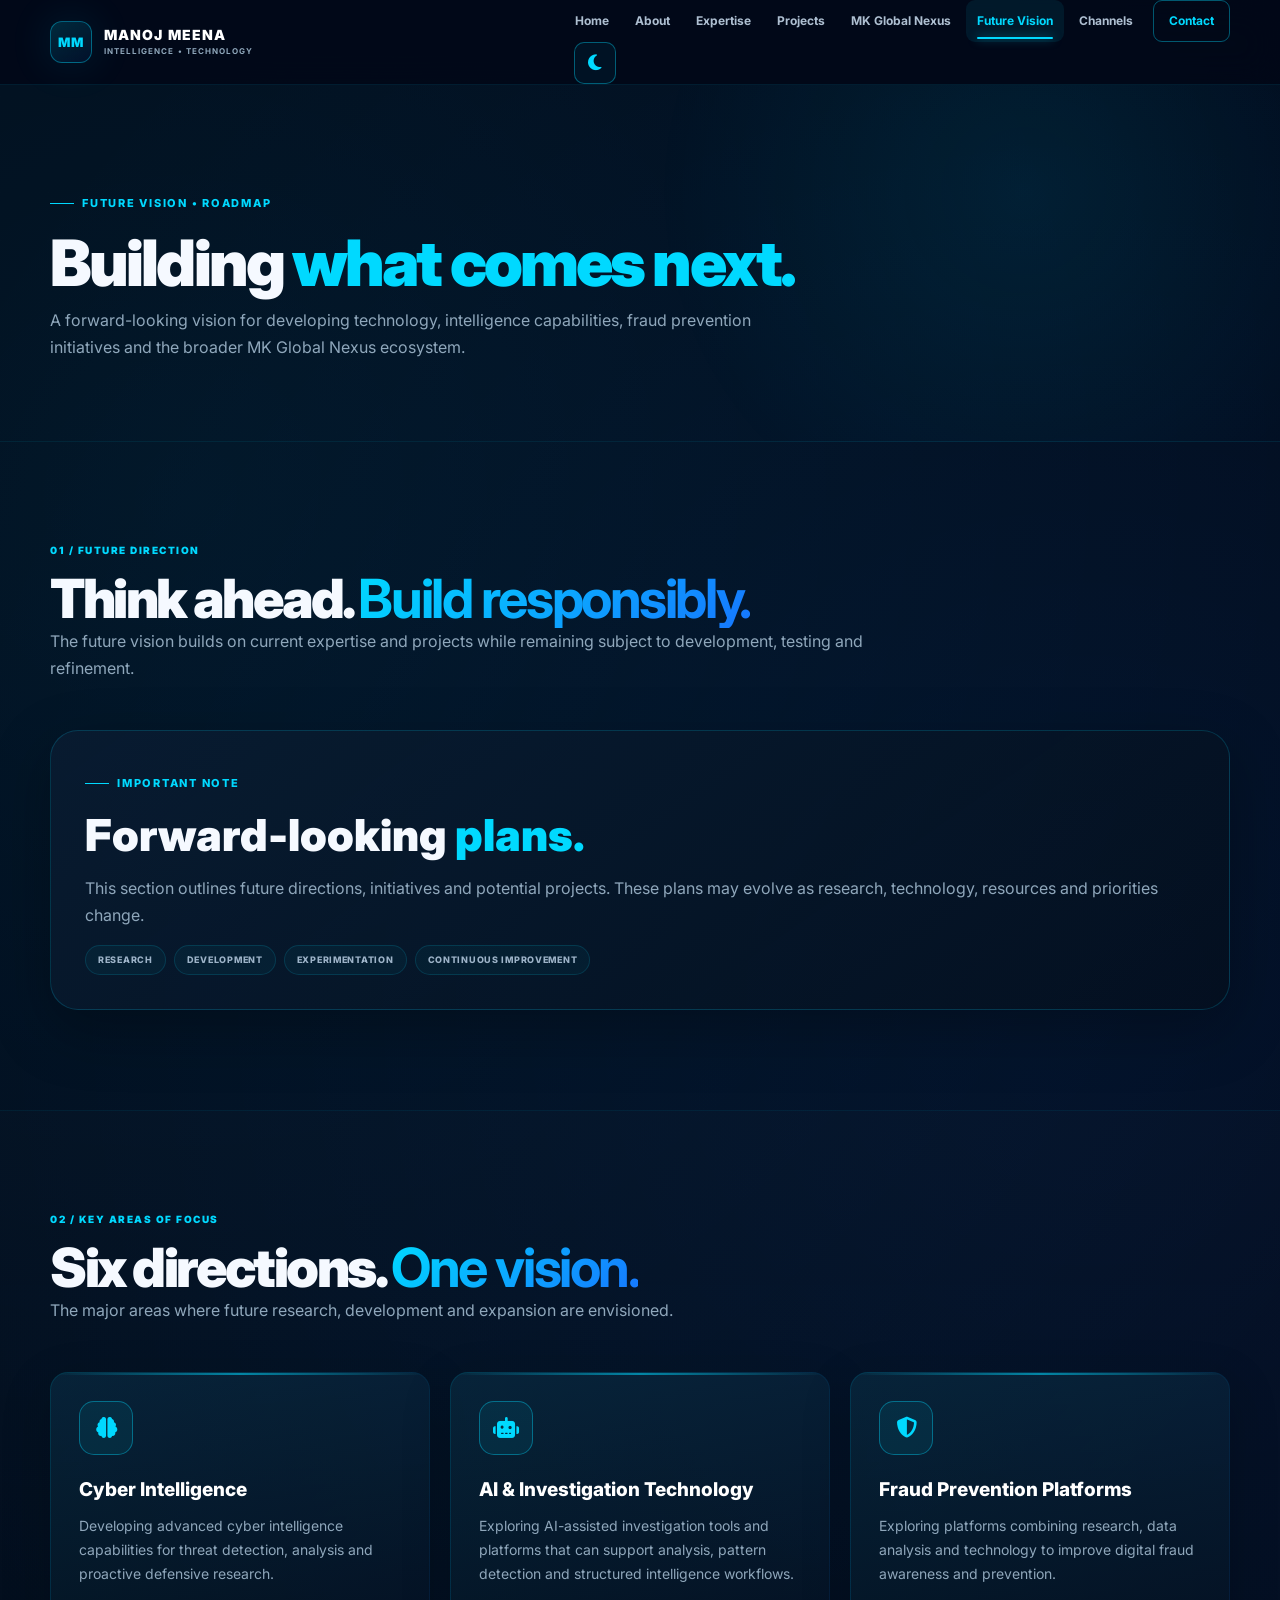
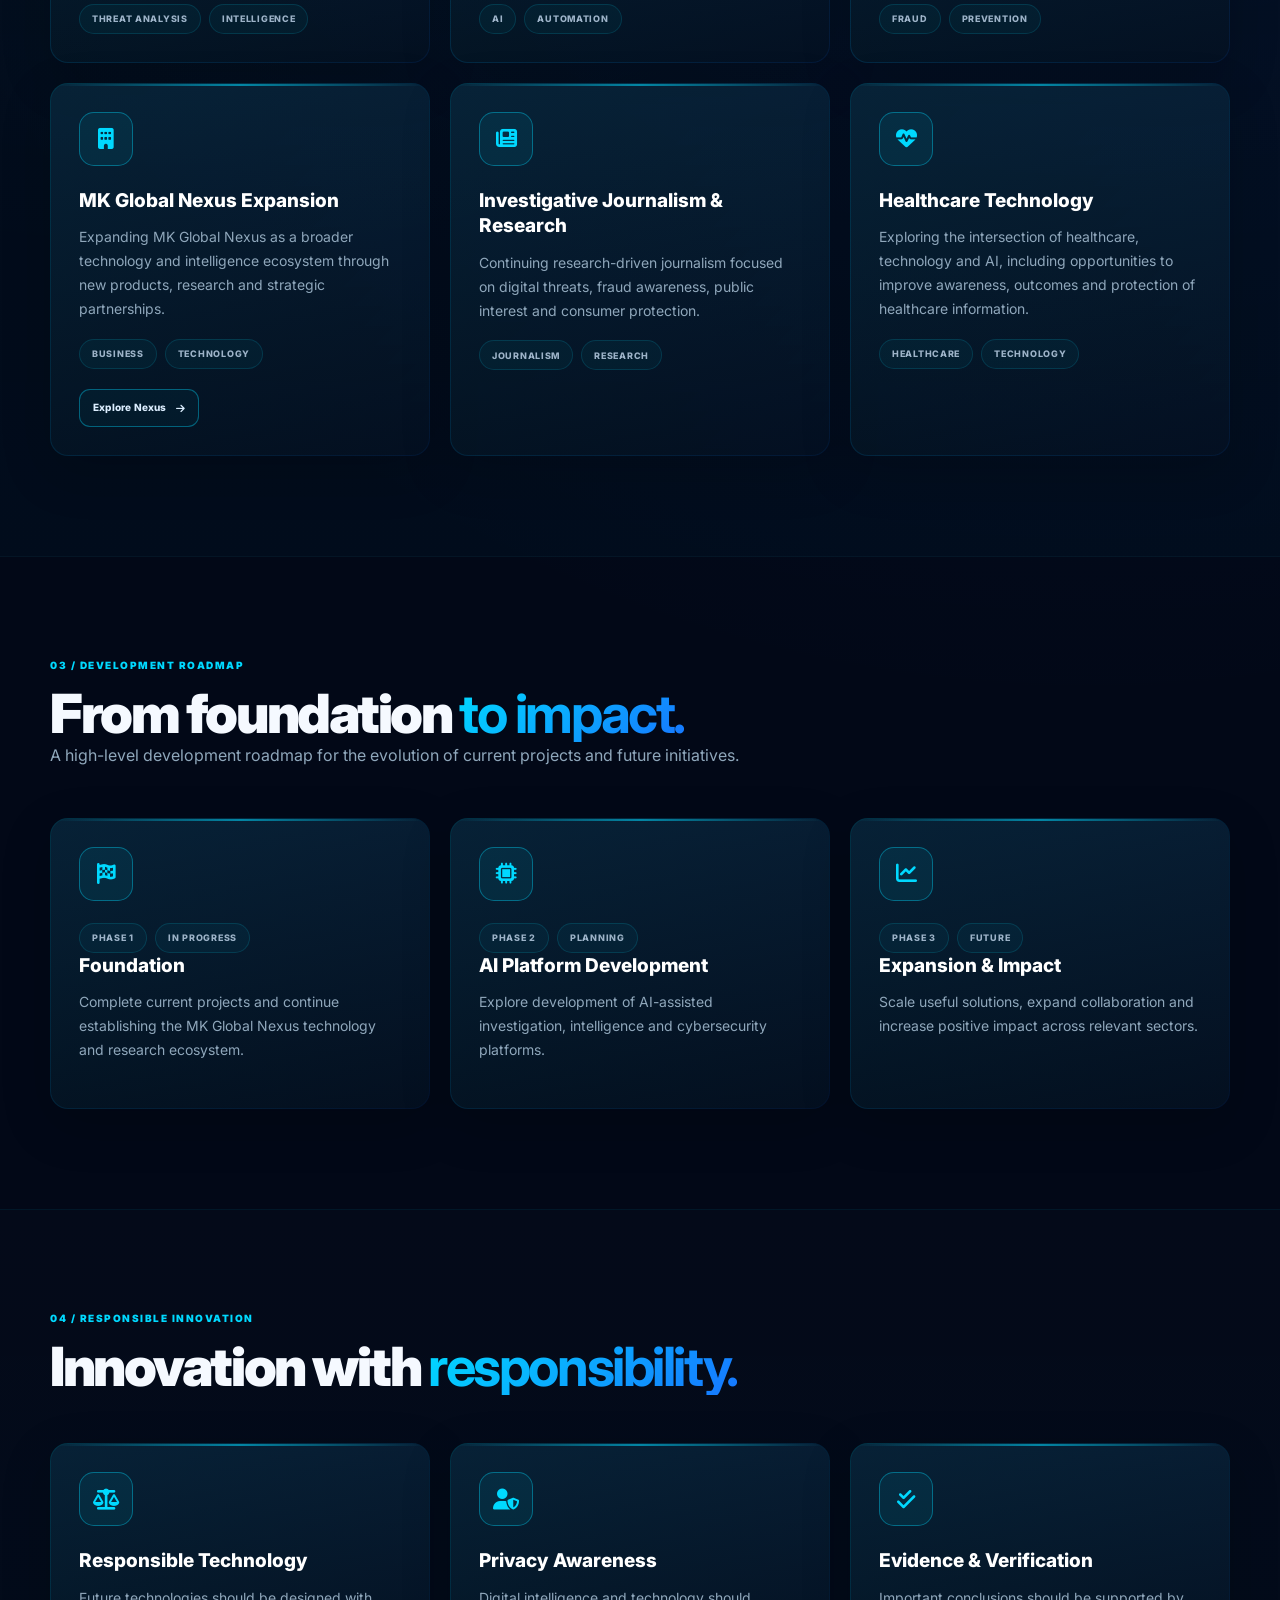
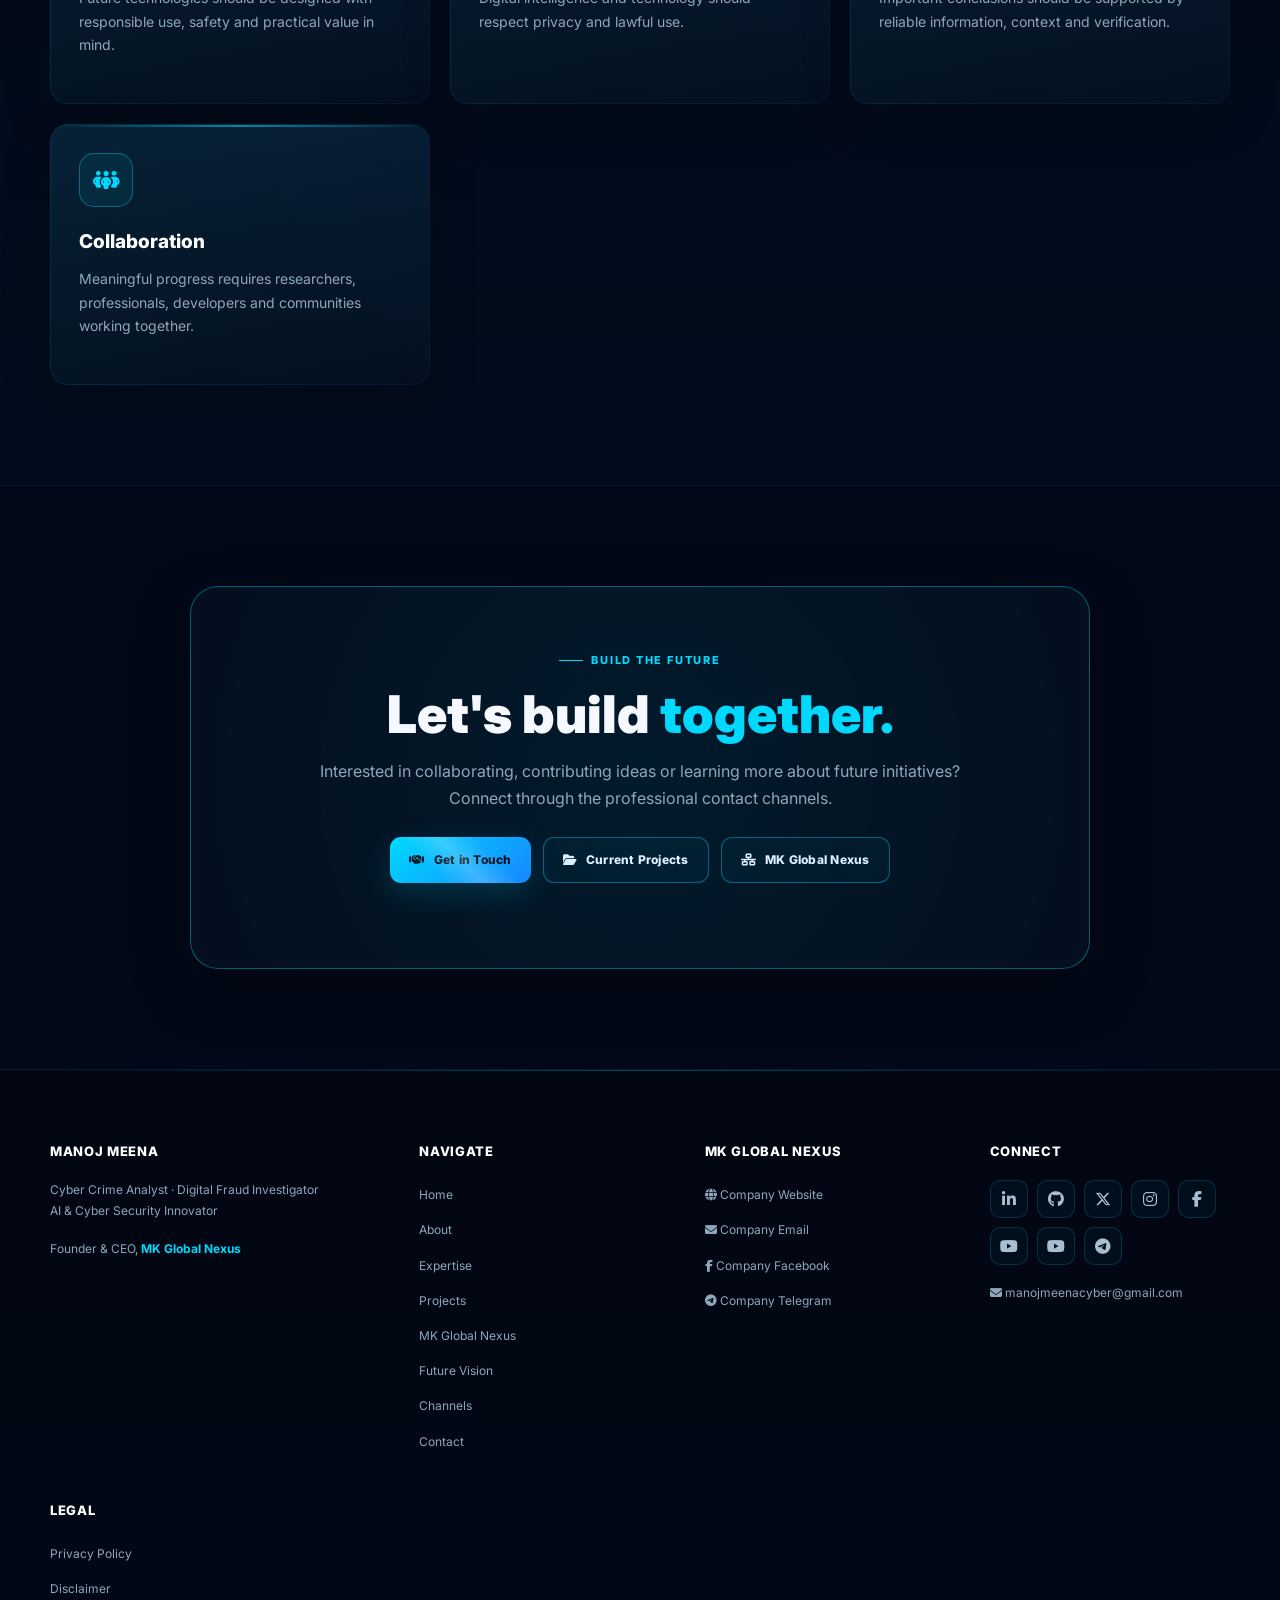
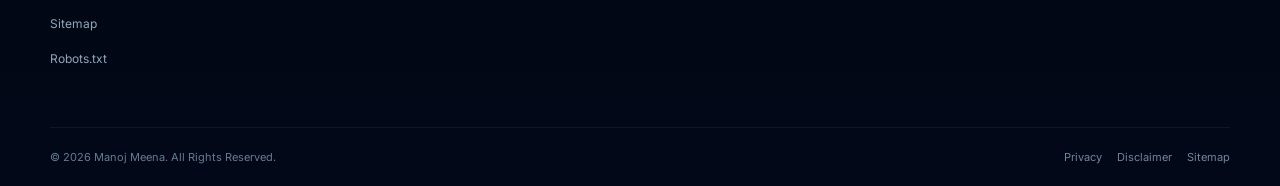
<file: future-vision.html>
<!DOCTYPE html>
<html lang="en">

<head>

    <meta charset="UTF-8">

    <meta
        name="viewport"
        content="width=device-width, initial-scale=1.0"
    >

    <title>
        Future Vision | Manoj Meena — Cyber Intelligence & MK Global Nexus
    </title>

    <meta
        name="description"
        content="Manoj Meena's future vision for Cyber Intelligence, Digital Investigation, AI, Fraud Prevention, Investigative Journalism, Healthcare Technology and MK Global Nexus."
    >

    <meta
        name="keywords"
        content="Manoj Meena, Future Vision, Cyber Intelligence, AI, Digital Investigation, Fraud Prevention, MK Global Nexus, Cyber Security"
    >

    <meta
        name="author"
        content="Manoj Meena"
    >

    <meta
        name="robots"
        content="index, follow, max-image-preview:large"
    >

    <meta
        name="theme-color"
        content="#020817"
    >


    <!-- =====================================================
         CANONICAL
    ====================================================== -->

    <link
        rel="canonical"
        href="https://manojmeena.com/future-vision.html"
    >


    <!-- =====================================================
         OPEN GRAPH
    ====================================================== -->

    <meta
        property="og:type"
        content="website"
    >

    <meta
        property="og:title"
        content="Future Vision | Manoj Meena — MK Global Nexus"
    >

    <meta
        property="og:description"
        content="Future vision for Cyber Intelligence, AI, Digital Investigation, Fraud Prevention and MK Global Nexus ecosystem development."
    >

    <meta
        property="og:url"
        content="https://manojmeena.com/future-vision.html"
    >

    <meta
        property="og:site_name"
        content="Manoj Meena"
    >

    <meta
        property="og:image"
        content="https://manojmeena.com/assets/images/manoj-meena.jpg"
    >


    <!-- =====================================================
         TWITTER / X
    ====================================================== -->

    <meta
        name="twitter:card"
        content="summary_large_image"
    >

    <meta
        name="twitter:title"
        content="Future Vision | Manoj Meena"
    >

    <meta
        name="twitter:description"
        content="Cyber Intelligence, AI, Digital Investigation, Fraud Prevention and MK Global Nexus future development."
    >

    <meta
        name="twitter:image"
        content="https://manojmeena.com/assets/images/manoj-meena.jpg"
    >


    <!-- =====================================================
         GOOGLE FONT
    ====================================================== -->

    <link
        rel="preconnect"
        href="https://fonts.googleapis.com"
    >

    <link
        rel="preconnect"
        href="https://fonts.gstatic.com"
        crossorigin
    >

    <link
        href="https://fonts.googleapis.com/css2?family=Inter:wght@400;500;600;700;800;900&display=swap"
        rel="stylesheet"
    >


    <!-- =====================================================
         FONT AWESOME
    ====================================================== -->

    <link
        rel="stylesheet"
        href="https://cdnjs.cloudflare.com/ajax/libs/font-awesome/6.5.0/css/all.min.css"
    >


    <!-- =====================================================
         WEBSITE CSS
         ROOT FILE
    ====================================================== -->

    <link
        rel="stylesheet"
        href="style.css"
    >


    <!-- =====================================================
         FAVICON
    ====================================================== -->

    <link
        rel="icon"
        href="favicon/favicon.ico"
    >


    <!-- =====================================================
         STRUCTURED DATA
    ====================================================== -->

    <script type="application/ld+json">
    {
        "@context": "https://schema.org",
        "@type": "WebPage",
        "name": "Future Vision - Manoj Meena",
        "url": "https://manojmeena.com/future-vision.html",
        "about": {
            "@type": "Person",
            "name": "Manoj Meena",
            "url": "https://manojmeena.com/",
            "jobTitle": "Founder & CEO, MK Global Nexus"
        },
        "description": "Future vision for Cyber Intelligence, AI, Digital Investigation, Fraud Prevention and MK Global Nexus ecosystem."
    }
    </script>

</head>


<body>


<!-- =====================================================
     NAVIGATION
===================================================== -->

<header class="navbar">

    <div class="container nav-container">

        <div class="logo">

            <a href="index.html">

                <span class="logo-mark">
                    MM
                </span>

                <span class="logo-text">

                    <strong>
                        MANOJ MEENA
                    </strong>

                    <small>
                        INTELLIGENCE • TECHNOLOGY
                    </small>

                </span>

            </a>

        </div>


        <nav>

            <ul
                class="nav-links"
                id="main-navigation"
            >

                <li>
                    <a href="index.html">
                        Home
                    </a>
                </li>

                <li>
                    <a href="about.html">
                        About
                    </a>
                </li>

                <li>
                    <a href="expertise.html">
                        Expertise
                    </a>
                </li>

                <li>
                    <a href="projects.html">
                        Projects
                    </a>
                </li>

                <li>
                    <a href="nexus.html">
                        MK Global Nexus
                    </a>
                </li>

                <li>
                    <a
                        href="future-vision.html"
                        class="active"
                    >
                        Future Vision
                    </a>
                </li>

                <li>
                    <a href="channels.html">
                        Channels
                    </a>
                </li>

                <li>
                    <a
                        href="contact.html"
                        class="nav-contact"
                    >
                        Contact
                    </a>
                </li>

            </ul>


            <button
                class="hamburger"
                id="hamburger"
                type="button"
                aria-label="Open navigation menu"
                aria-expanded="false"
                aria-controls="main-navigation"
            >

                <span></span>
                <span></span>
                <span></span>

            </button>

        </nav>

    </div>

</header>


<!-- =====================================================
     PAGE HEADER
===================================================== -->

<section class="page-header">

    <div class="container">

        <span class="eyebrow">
            FUTURE VISION • ROADMAP
        </span>

        <h1>
            Building
            <span style="color:#00d9ff;">
                what comes next.
            </span>
        </h1>

        <p>
            A forward-looking vision for developing
            technology, intelligence capabilities,
            fraud prevention initiatives and the
            broader MK Global Nexus ecosystem.
        </p>

    </div>

</section>


<!-- =====================================================
     FUTURE DIRECTION
===================================================== -->

<section class="section">

    <div class="container">

        <div class="section-heading">

            <span>
                01 / FUTURE DIRECTION
            </span>

            <h2>
                Think ahead.
                <strong>
                    Build responsibly.
                </strong>
            </h2>

            <p>
                The future vision builds on current
                expertise and projects while remaining
                subject to development, testing and
                refinement.
            </p>

        </div>


        <div class="mission reveal">

            <span class="eyebrow">
                IMPORTANT NOTE
            </span>

            <h2>
                Forward-looking
                <span style="color:#00d9ff;">
                    plans.
                </span>
            </h2>

            <p>
                This section outlines future directions,
                initiatives and potential projects.
                These plans may evolve as research,
                technology, resources and priorities change.
            </p>

            <div class="hero-focus">

                <span>
                    RESEARCH
                </span>

                <span>
                    DEVELOPMENT
                </span>

                <span>
                    EXPERIMENTATION
                </span>

                <span>
                    CONTINUOUS IMPROVEMENT
                </span>

            </div>

        </div>

    </div>

</section>


<!-- =====================================================
     KEY AREAS
===================================================== -->

<section class="section section-dark">

    <div class="container">

        <div class="section-heading">

            <span>
                02 / KEY AREAS OF FOCUS
            </span>

            <h2>
                Six directions.
                <strong>
                    One vision.
                </strong>
            </h2>

            <p>
                The major areas where future research,
                development and expansion are envisioned.
            </p>

        </div>


        <div class="future-grid">


            <!-- CYBER INTELLIGENCE -->

            <article class="future-card reveal">

                <div class="future-icon">

                    <i class="fas fa-brain"></i>

                </div>

                <h3>
                    Cyber Intelligence
                </h3>

                <p>
                    Developing advanced cyber intelligence
                    capabilities for threat detection,
                    analysis and proactive defensive
                    research.
                </p>

                <div class="hero-focus">

                    <span>
                        THREAT ANALYSIS
                    </span>

                    <span>
                        INTELLIGENCE
                    </span>

                </div>

            </article>


            <!-- AI -->

            <article class="future-card reveal">

                <div class="future-icon">

                    <i class="fas fa-robot"></i>

                </div>

                <h3>
                    AI &amp; Investigation Technology
                </h3>

                <p>
                    Exploring AI-assisted investigation
                    tools and platforms that can support
                    analysis, pattern detection and
                    structured intelligence workflows.
                </p>

                <div class="hero-focus">

                    <span>
                        AI
                    </span>

                    <span>
                        AUTOMATION
                    </span>

                </div>

            </article>


            <!-- FRAUD -->

            <article class="future-card reveal">

                <div class="future-icon">

                    <i class="fas fa-shield-halved"></i>

                </div>

                <h3>
                    Fraud Prevention Platforms
                </h3>

                <p>
                    Exploring platforms combining research,
                    data analysis and technology to improve
                    digital fraud awareness and prevention.
                </p>

                <div class="hero-focus">

                    <span>
                        FRAUD
                    </span>

                    <span>
                        PREVENTION
                    </span>

                </div>

            </article>


            <!-- MK GLOBAL NEXUS -->

            <article class="future-card reveal">

                <div class="future-icon">

                    <i class="fas fa-building"></i>

                </div>

                <h3>
                    MK Global Nexus Expansion
                </h3>

                <p>
                    Expanding MK Global Nexus as a broader
                    technology and intelligence ecosystem
                    through new products, research and
                    strategic partnerships.
                </p>

                <div class="hero-focus">

                    <span>
                        BUSINESS
                    </span>

                    <span>
                        TECHNOLOGY
                    </span>

                </div>

                <a
                    href="nexus.html"
                    class="btn btn-secondary btn-small"
                    style="margin-top:20px;"
                >

                    Explore Nexus

                    <i class="fas fa-arrow-right"></i>

                </a>

            </article>


            <!-- JOURNALISM -->

            <article class="future-card reveal">

                <div class="future-icon">

                    <i class="fas fa-newspaper"></i>

                </div>

                <h3>
                    Investigative Journalism &amp; Research
                </h3>

                <p>
                    Continuing research-driven journalism
                    focused on digital threats, fraud
                    awareness, public interest and
                    consumer protection.
                </p>

                <div class="hero-focus">

                    <span>
                        JOURNALISM
                    </span>

                    <span>
                        RESEARCH
                    </span>

                </div>

            </article>


            <!-- HEALTHCARE -->

            <article class="future-card reveal">

                <div class="future-icon">

                    <i class="fas fa-heart-pulse"></i>

                </div>

                <h3>
                    Healthcare Technology
                </h3>

                <p>
                    Exploring the intersection of healthcare,
                    technology and AI, including opportunities
                    to improve awareness, outcomes and
                    protection of healthcare information.
                </p>

                <div class="hero-focus">

                    <span>
                        HEALTHCARE
                    </span>

                    <span>
                        TECHNOLOGY
                    </span>

                </div>

            </article>

        </div>

    </div>

</section>


<!-- =====================================================
     DEVELOPMENT ROADMAP
===================================================== -->

<section class="section">

    <div class="container">

        <div class="section-heading">

            <span>
                03 / DEVELOPMENT ROADMAP
            </span>

            <h2>
                From foundation
                <strong>
                    to impact.
                </strong>
            </h2>

            <p>
                A high-level development roadmap for
                the evolution of current projects and
                future initiatives.
            </p>

        </div>


        <div class="future-grid">


            <!-- PHASE 1 -->

            <article class="future-card reveal">

                <div class="future-icon">

                    <i class="fas fa-flag-checkered"></i>

                </div>

                <div class="hero-focus">

                    <span>
                        PHASE 1
                    </span>

                    <span>
                        IN PROGRESS
                    </span>

                </div>

                <h3>
                    Foundation
                </h3>

                <p>
                    Complete current projects and continue
                    establishing the MK Global Nexus
                    technology and research ecosystem.
                </p>

            </article>


            <!-- PHASE 2 -->

            <article class="future-card reveal">

                <div class="future-icon">

                    <i class="fas fa-microchip"></i>

                </div>

                <div class="hero-focus">

                    <span>
                        PHASE 2
                    </span>

                    <span>
                        PLANNING
                    </span>

                </div>

                <h3>
                    AI Platform Development
                </h3>

                <p>
                    Explore development of AI-assisted
                    investigation, intelligence and
                    cybersecurity platforms.
                </p>

            </article>


            <!-- PHASE 3 -->

            <article class="future-card reveal">

                <div class="future-icon">

                    <i class="fas fa-chart-line"></i>

                </div>

                <div class="hero-focus">

                    <span>
                        PHASE 3
                    </span>

                    <span>
                        FUTURE
                    </span>

                </div>

                <h3>
                    Expansion &amp; Impact
                </h3>

                <p>
                    Scale useful solutions, expand
                    collaboration and increase positive
                    impact across relevant sectors.
                </p>

            </article>

        </div>

    </div>

</section>


<!-- =====================================================
     RESPONSIBLE INNOVATION
===================================================== -->

<section class="section section-dark">

    <div class="container">

        <div class="section-heading">

            <span>
                04 / RESPONSIBLE INNOVATION
            </span>

            <h2>
                Innovation with
                <strong>
                    responsibility.
                </strong>
            </h2>

        </div>


        <div class="future-grid">


            <article class="future-card reveal">

                <div class="future-icon">

                    <i class="fas fa-scale-balanced"></i>

                </div>

                <h3>
                    Responsible Technology
                </h3>

                <p>
                    Future technologies should be designed
                    with responsible use, safety and
                    practical value in mind.
                </p>

            </article>


            <article class="future-card reveal">

                <div class="future-icon">

                    <i class="fas fa-user-shield"></i>

                </div>

                <h3>
                    Privacy Awareness
                </h3>

                <p>
                    Digital intelligence and technology
                    should respect privacy and lawful use.
                </p>

            </article>


            <article class="future-card reveal">

                <div class="future-icon">

                    <i class="fas fa-check-double"></i>

                </div>

                <h3>
                    Evidence &amp; Verification
                </h3>

                <p>
                    Important conclusions should be
                    supported by reliable information,
                    context and verification.
                </p>

            </article>


            <article class="future-card reveal">

                <div class="future-icon">

                    <i class="fas fa-people-group"></i>

                </div>

                <h3>
                    Collaboration
                </h3>

                <p>
                    Meaningful progress requires researchers,
                    professionals, developers and communities
                    working together.
                </p>

            </article>

        </div>

    </div>

</section>


<!-- =====================================================
     FUTURE CTA
===================================================== -->

<section class="section">

    <div class="container">

        <div class="future-cta reveal">

            <span class="eyebrow">
                BUILD THE FUTURE
            </span>

            <h2>
                Let's build
                <span style="color:#00d9ff;">
                    together.
                </span>
            </h2>

            <p>
                Interested in collaborating, contributing
                ideas or learning more about future
                initiatives? Connect through the professional
                contact channels.
            </p>

            <div class="hero-actions" style="justify-content:center;">

                <a
                    href="contact.html"
                    class="btn btn-primary"
                >

                    <i class="fas fa-handshake"></i>

                    Get in Touch

                </a>

                <a
                    href="projects.html"
                    class="btn btn-secondary"
                >

                    <i class="fas fa-folder-open"></i>

                    Current Projects

                </a>

                <a
                    href="nexus.html"
                    class="btn btn-secondary"
                >

                    <i class="fas fa-network-wired"></i>

                    MK Global Nexus

                </a>

            </div>

        </div>

    </div>

</section>


<!-- =====================================================
     FOOTER
===================================================== -->

<footer>

    <div class="container footer-content">


        <!-- BRAND -->

        <div class="footer-col">

            <h4>
                Manoj Meena
            </h4>

            <p>

                Cyber Crime Analyst ·
                Digital Fraud Investigator

                <br>

                AI &amp; Cyber Security Innovator

            </p>

            <p class="footer-company">

                Founder &amp; CEO,

                <strong>
                    MK Global Nexus
                </strong>

            </p>

        </div>


        <!-- NAVIGATION -->

        <div class="footer-col">

            <h4>
                Navigate
            </h4>

            <ul>

                <li>
                    <a href="index.html">
                        Home
                    </a>
                </li>

                <li>
                    <a href="about.html">
                        About
                    </a>
                </li>

                <li>
                    <a href="expertise.html">
                        Expertise
                    </a>
                </li>

                <li>
                    <a href="projects.html">
                        Projects
                    </a>
                </li>

                <li>
                    <a href="nexus.html">
                        MK Global Nexus
                    </a>
                </li>

                <li>
                    <a href="future-vision.html">
                        Future Vision
                    </a>
                </li>

                <li>
                    <a href="channels.html">
                        Channels
                    </a>
                </li>

                <li>
                    <a href="contact.html">
                        Contact
                    </a>
                </li>

            </ul>

        </div>


        <!-- COMPANY -->

        <div class="footer-col">

            <h4>
                MK Global Nexus
            </h4>

            <ul>

                <li>
                    <a
                        href="https://mkglobalnexus.free.nf"
                        target="_blank"
                        rel="noopener noreferrer"
                    >
                        <i class="fas fa-globe"></i>
                        Company Website
                    </a>
                </li>

                <li>
                    <a href="mailto:mkglobalnexus@gmail.com">
                        <i class="fas fa-envelope"></i>
                        Company Email
                    </a>
                </li>

                <li>
                    <a
                        href="https://www.facebook.com/mkglobalnexus"
                        target="_blank"
                        rel="noopener noreferrer"
                    >
                        <i class="fab fa-facebook-f"></i>
                        Company Facebook
                    </a>
                </li>

                <li>
                    <a
                        href="https://t.me/MKGLOBALNEXUS"
                        target="_blank"
                        rel="noopener noreferrer"
                    >
                        <i class="fab fa-telegram-plane"></i>
                        Company Telegram
                    </a>
                </li>

            </ul>

        </div>


        <!-- SOCIAL -->

        <div class="footer-col">

            <h4>
                Connect
            </h4>


            <div class="footer-social">

                <a
                    href="https://www.linkedin.com/in/manojmeenacyber"
                    target="_blank"
                    rel="noopener noreferrer"
                    aria-label="LinkedIn"
                >

                    <i class="fab fa-linkedin-in"></i>

                </a>


                <a
                    href="https://github.com/manojmeenacyber"
                    target="_blank"
                    rel="noopener noreferrer"
                    aria-label="GitHub"
                >

                    <i class="fab fa-github"></i>

                </a>


                <a
                    href="https://x.com/manojmeenacyber"
                    target="_blank"
                    rel="noopener noreferrer"
                    aria-label="X"
                >

                    <i class="fab fa-x-twitter"></i>

                </a>


                <a
                    href="https://www.instagram.com/manojmeenacyber"
                    target="_blank"
                    rel="noopener noreferrer"
                    aria-label="Instagram"
                >

                    <i class="fab fa-instagram"></i>

                </a>


                <a
                    href="https://www.facebook.com/manojmeenacyber"
                    target="_blank"
                    rel="noopener noreferrer"
                    aria-label="Facebook"
                >

                    <i class="fab fa-facebook-f"></i>

                </a>


                <a
                    href="https://www.youtube.com/@MKCyberHawk"
                    target="_blank"
                    rel="noopener noreferrer"
                    aria-label="MK CyberHawk YouTube"
                >

                    <i class="fab fa-youtube"></i>

                </a>


                <a
                    href="https://youtube.com/@mkxglobalnews"
                    target="_blank"
                    rel="noopener noreferrer"
                    aria-label="MKX Global News YouTube"
                >

                    <i class="fab fa-youtube"></i>

                </a>


                <a
                    href="https://t.me/manojmeenacyber"
                    target="_blank"
                    rel="noopener noreferrer"
                    aria-label="Telegram"
                >

                    <i class="fab fa-telegram-plane"></i>

                </a>


            </div>


            <p>

                <i class="fas fa-envelope"></i>

                manojmeenacyber@gmail.com

            </p>

        </div>


        <!-- LEGAL -->

        <div class="footer-col">

            <h4>
                Legal
            </h4>

            <ul>

                <li>
                    <a href="privacy.html">
                        Privacy Policy
                    </a>
                </li>

                <li>
                    <a href="disclaimer.html">
                        Disclaimer
                    </a>
                </li>

                <li>
                    <a href="sitemap.xml">
                        Sitemap
                    </a>
                </li>

                <li>
                    <a href="robots.txt">
                        Robots.txt
                    </a>
                </li>

            </ul>

        </div>

    </div>


    <!-- FOOTER BOTTOM -->

    <div class="container footer-bottom">

        <p>

            &copy;

            <span data-current-year>
                2026
            </span>

            Manoj Meena.

            All Rights Reserved.

        </p>


        <p class="footer-meta">

            <a href="privacy.html">
                Privacy
            </a>

            <a href="disclaimer.html">
                Disclaimer
            </a>

            <a href="sitemap.xml">
                Sitemap
            </a>

        </p>

    </div>

</footer>


<!-- =====================================================
     JAVASCRIPT
     ROOT FILE
===================================================== -->

<script src="script.js"></script>


</body>

</html>
</file>
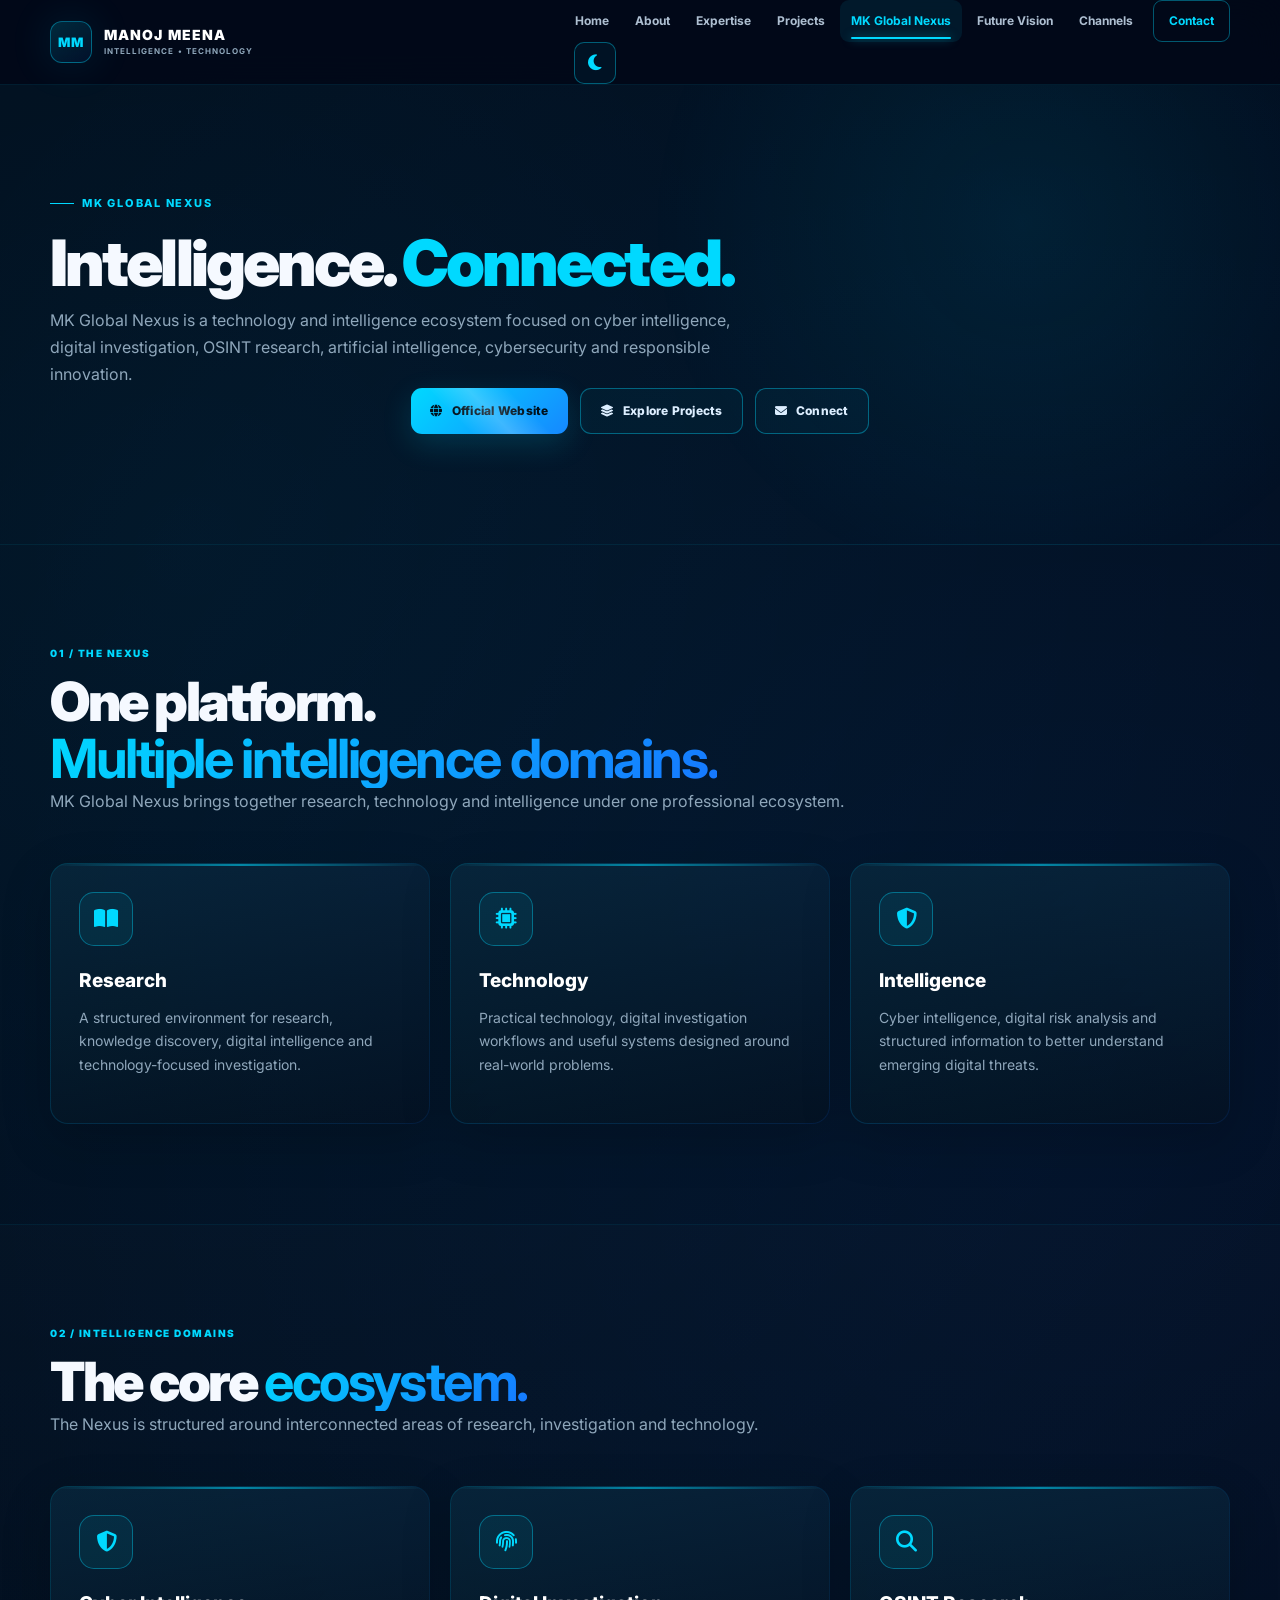
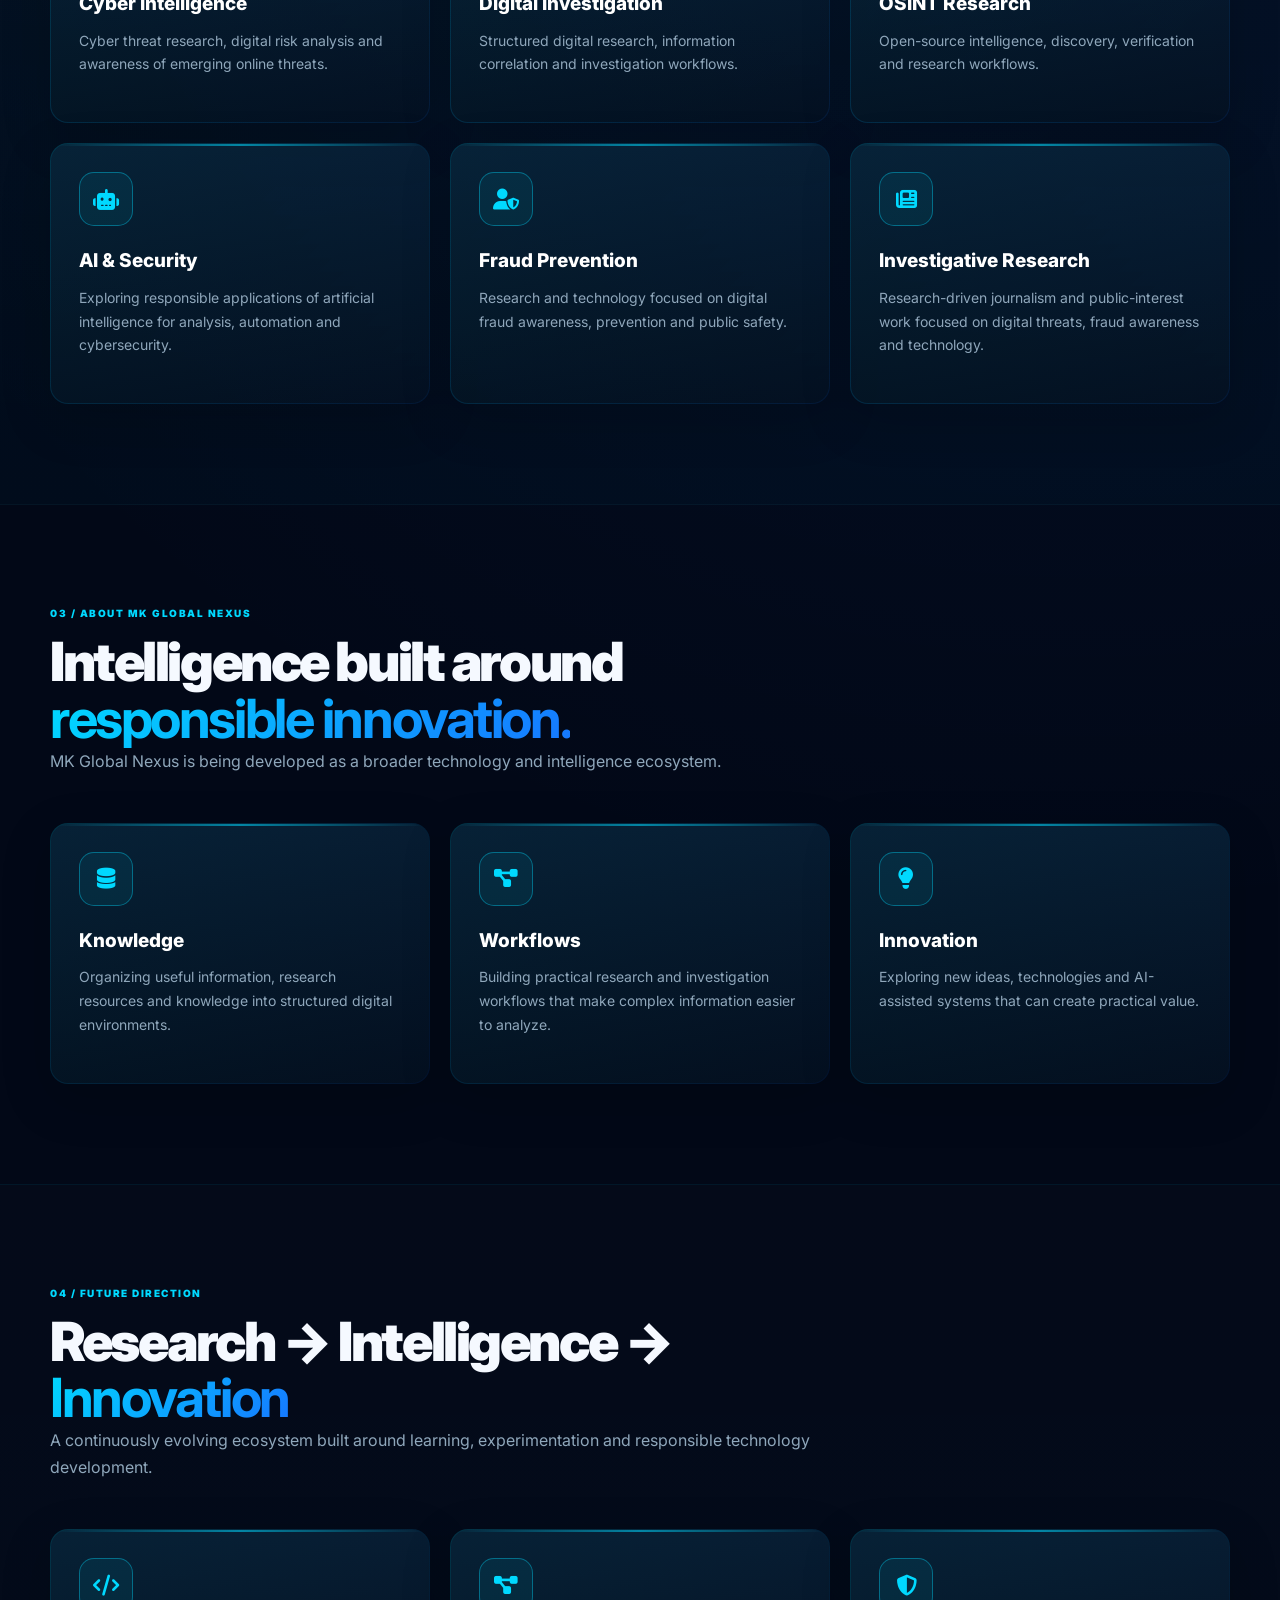
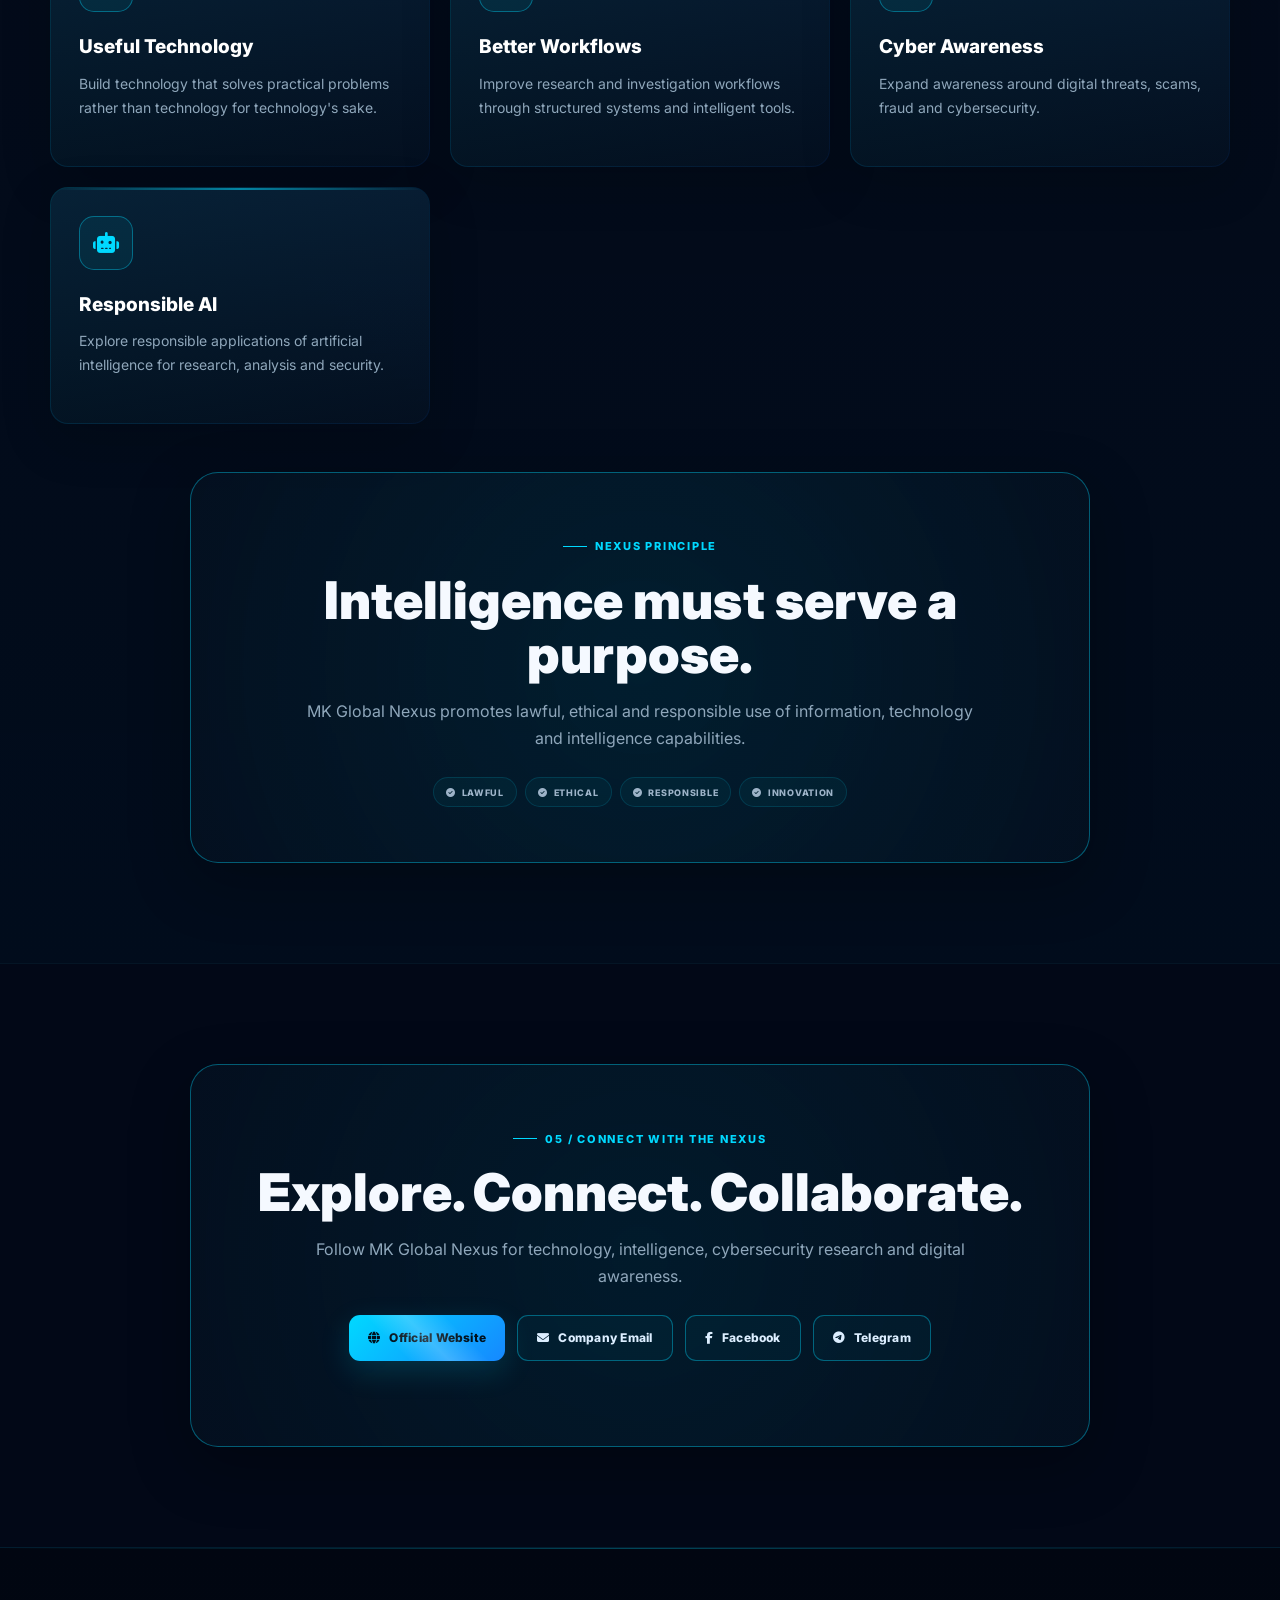
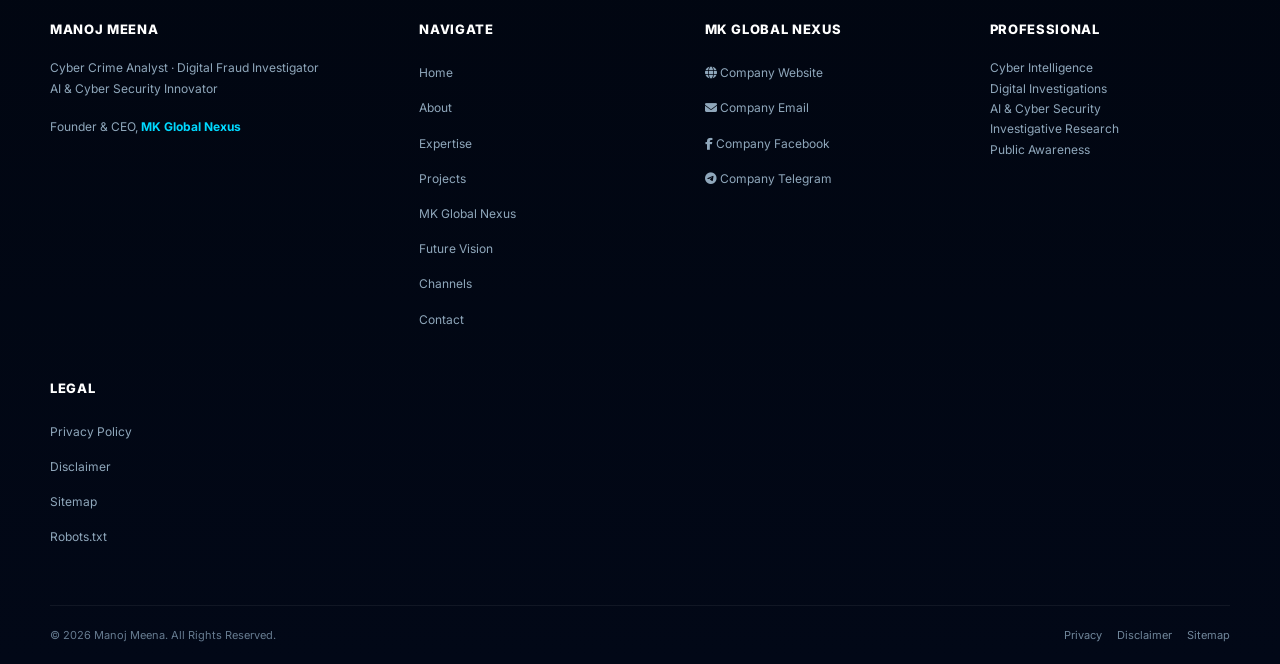
<file: nexus.html>
<!DOCTYPE html>
<html lang="en">

<head>

    <meta charset="UTF-8">

    <meta
        name="viewport"
        content="width=device-width, initial-scale=1.0"
    >

    <title>
        MK Global Nexus | Intelligence, Research, Technology & Innovation | Manoj Meena
    </title>

    <meta
        name="description"
        content="MK Global Nexus — A technology and intelligence ecosystem focused on cyber intelligence, digital investigation, OSINT research, artificial intelligence, cybersecurity and responsible innovation. Founded by Manoj Meena."
    >

    <meta
        name="keywords"
        content="MK Global Nexus, Manoj Meena, Cyber Intelligence, Digital Investigation, OSINT, Artificial Intelligence, Cyber Security, Research, Technology Innovation, Digital Fraud Awareness"
    >

    <meta
        name="author"
        content="Manoj Meena"
    >

    <meta
        name="robots"
        content="index, follow, max-image-preview:large"
    >

    <meta
        name="theme-color"
        content="#020817"
    >


    <!-- =====================================================
         CANONICAL
    ====================================================== -->

    <link
        rel="canonical"
        href="https://manojmeena.com/nexus.html"
    >


    <!-- =====================================================
         OPEN GRAPH
    ====================================================== -->

    <meta
        property="og:type"
        content="website"
    >

    <meta
        property="og:title"
        content="MK Global Nexus | Intelligence, Research & Technology"
    >

    <meta
        property="og:description"
        content="MK Global Nexus — Technology and intelligence ecosystem focused on cyber intelligence, digital investigation, OSINT, AI and cybersecurity. Founded by Manoj Meena."
    >

    <meta
        property="og:url"
        content="https://manojmeena.com/nexus.html"
    >

    <meta
        property="og:site_name"
        content="Manoj Meena"
    >

    <meta
        property="og:image"
        content="https://manojmeena.com/assets/images/manoj-meena.jpg"
    >


    <!-- =====================================================
         TWITTER / X
    ====================================================== -->

    <meta
        name="twitter:card"
        content="summary_large_image"
    >

    <meta
        name="twitter:title"
        content="MK Global Nexus | Intelligence & Technology"
    >

    <meta
        name="twitter:description"
        content="MK Global Nexus — Cyber intelligence, digital investigation, OSINT, AI and cybersecurity ecosystem by Manoj Meena."
    >

    <meta
        name="twitter:image"
        content="https://manojmeena.com/assets/images/manoj-meena.jpg"
    >


    <!-- =====================================================
         GOOGLE FONT
    ====================================================== -->

    <link
        rel="preconnect"
        href="https://fonts.googleapis.com"
    >

    <link
        rel="preconnect"
        href="https://fonts.gstatic.com"
        crossorigin
    >

    <link
        href="https://fonts.googleapis.com/css2?family=Inter:wght@400;500;600;700;800;900&display=swap"
        rel="stylesheet"
    >


    <!-- =====================================================
         FONT AWESOME
    ====================================================== -->

    <link
        rel="stylesheet"
        href="https://cdnjs.cloudflare.com/ajax/libs/font-awesome/6.5.0/css/all.min.css"
    >


    <!-- =====================================================
         WEBSITE CSS
         ROOT FILE
    ====================================================== -->

    <link
        rel="stylesheet"
        href="style.css"
    >


    <!-- =====================================================
         FAVICON
    ====================================================== -->

    <link
        rel="icon"
        href="favicon/favicon.ico"
    >


    <!-- =====================================================
         ORGANIZATION STRUCTURED DATA
    ====================================================== -->

    <script type="application/ld+json">
    {
        "@context": "https://schema.org",
        "@type": "Organization",
        "name": "MK Global Nexus",
        "url": "https://mkglobalnexus.free.nf",
        "email": "mkglobalnexus@gmail.com",
        "founder": {
            "@type": "Person",
            "name": "Manoj Meena",
            "url": "https://manojmeena.com/"
        },
        "description": "Technology and intelligence ecosystem focused on cyber intelligence, digital investigation, OSINT, AI and cybersecurity.",
        "sameAs": [
            "https://www.facebook.com/mkglobalnexus",
            "https://t.me/MKGLOBALNEXUS"
        ]
    }
    </script>

</head>


<body>


<!-- =====================================================
     NAVIGATION
===================================================== -->

<header class="navbar">

    <div class="container nav-container">

        <div class="logo">

            <a href="index.html">

                <span class="logo-mark">
                    MM
                </span>

                <span class="logo-text">

                    <strong>
                        MANOJ MEENA
                    </strong>

                    <small>
                        INTELLIGENCE • TECHNOLOGY
                    </small>

                </span>

            </a>

        </div>


        <nav>

            <ul
                class="nav-links"
                id="main-navigation"
            >

                <li>
                    <a href="index.html">
                        Home
                    </a>
                </li>

                <li>
                    <a href="about.html">
                        About
                    </a>
                </li>

                <li>
                    <a href="expertise.html">
                        Expertise
                    </a>
                </li>

                <li>
                    <a href="projects.html">
                        Projects
                    </a>
                </li>

                <li>
                    <a
                        href="nexus.html"
                        class="active"
                    >
                        MK Global Nexus
                    </a>
                </li>

                <li>
                    <a href="future-vision.html">
                        Future Vision
                    </a>
                </li>

                <li>
                    <a href="channels.html">
                        Channels
                    </a>
                </li>

                <li>
                    <a
                        href="contact.html"
                        class="nav-contact"
                    >
                        Contact
                    </a>
                </li>

            </ul>


            <button
                class="hamburger"
                id="hamburger"
                type="button"
                aria-label="Open navigation menu"
                aria-expanded="false"
                aria-controls="main-navigation"
            >

                <span></span>
                <span></span>
                <span></span>

            </button>

        </nav>

    </div>

</header>


<!-- =====================================================
     MAIN
===================================================== -->

<main>


<!-- =====================================================
     PAGE HEADER
===================================================== -->

<section class="page-header">

    <div class="container">

        <span class="eyebrow">
            MK GLOBAL NEXUS
        </span>

        <h1>

            Intelligence.

            <span style="color:#00d9ff;">
                Connected.
            </span>

        </h1>

        <p>

            MK Global Nexus is a technology and
            intelligence ecosystem focused on
            cyber intelligence, digital investigation,
            OSINT research, artificial intelligence,
            cybersecurity and responsible innovation.

        </p>

        <div
            class="hero-actions"
            style="justify-content:center;"
        >

            <a
                href="https://mkglobalnexus.free.nf"
                class="btn btn-primary"
                target="_blank"
                rel="noopener noreferrer"
            >

                <i class="fas fa-globe"></i>

                Official Website

            </a>


            <a
                href="projects.html"
                class="btn btn-secondary"
            >

                <i class="fas fa-layer-group"></i>

                Explore Projects

            </a>


            <a
                href="contact.html"
                class="btn btn-secondary"
            >

                <i class="fas fa-envelope"></i>

                Connect

            </a>

        </div>

    </div>

</section>


<!-- =====================================================
     NEXUS CORE
===================================================== -->

<section class="section">

    <div class="container">

        <div class="section-heading">

            <span>
                01 / THE NEXUS
            </span>

            <h2>

                One platform.

                <strong>
                    Multiple intelligence domains.
                </strong>

            </h2>

            <p>

                MK Global Nexus brings together
                research, technology and intelligence
                under one professional ecosystem.

            </p>

        </div>


        <div class="future-grid">


            <!-- RESEARCH -->

            <article class="future-card reveal">

                <div class="future-icon">

                    <i class="fas fa-book-open"></i>

                </div>

                <h3>
                    Research
                </h3>

                <p>

                    A structured environment for
                    research, knowledge discovery,
                    digital intelligence and
                    technology-focused investigation.

                </p>

            </article>


            <!-- TECHNOLOGY -->

            <article class="future-card reveal">

                <div class="future-icon">

                    <i class="fas fa-microchip"></i>

                </div>

                <h3>
                    Technology
                </h3>

                <p>

                    Practical technology, digital
                    investigation workflows and
                    useful systems designed around
                    real-world problems.

                </p>

            </article>


            <!-- INTELLIGENCE -->

            <article class="future-card reveal">

                <div class="future-icon">

                    <i class="fas fa-shield-halved"></i>

                </div>

                <h3>
                    Intelligence
                </h3>

                <p>

                    Cyber intelligence, digital risk
                    analysis and structured information
                    to better understand emerging
                    digital threats.

                </p>

            </article>

        </div>

    </div>

</section>


<!-- =====================================================
     INTELLIGENCE DOMAINS
===================================================== -->

<section class="section section-dark">

    <div class="container">

        <div class="section-heading">

            <span>
                02 / INTELLIGENCE DOMAINS
            </span>

            <h2>

                The core

                <strong>
                    ecosystem.
                </strong>

            </h2>

            <p>

                The Nexus is structured around
                interconnected areas of research,
                investigation and technology.

            </p>

        </div>


        <div class="future-grid">


            <!-- CYBER INTELLIGENCE -->

            <article class="future-card reveal">

                <div class="future-icon">

                    <i class="fas fa-shield-halved"></i>

                </div>

                <h3>
                    Cyber Intelligence
                </h3>

                <p>

                    Cyber threat research,
                    digital risk analysis and
                    awareness of emerging
                    online threats.

                </p>

            </article>


            <!-- DIGITAL INVESTIGATION -->

            <article class="future-card reveal">

                <div class="future-icon">

                    <i class="fas fa-fingerprint"></i>

                </div>

                <h3>
                    Digital Investigation
                </h3>

                <p>

                    Structured digital research,
                    information correlation and
                    investigation workflows.

                </p>

            </article>


            <!-- OSINT -->

            <article class="future-card reveal">

                <div class="future-icon">

                    <i class="fas fa-magnifying-glass"></i>

                </div>

                <h3>
                    OSINT Research
                </h3>

                <p>

                    Open-source intelligence,
                    discovery, verification and
                    research workflows.

                </p>

            </article>


            <!-- AI -->

            <article class="future-card reveal">

                <div class="future-icon">

                    <i class="fas fa-robot"></i>

                </div>

                <h3>
                    AI &amp; Security
                </h3>

                <p>

                    Exploring responsible applications
                    of artificial intelligence for
                    analysis, automation and
                    cybersecurity.

                </p>

            </article>


            <!-- FRAUD -->

            <article class="future-card reveal">

                <div class="future-icon">

                    <i class="fas fa-user-shield"></i>

                </div>

                <h3>
                    Fraud Prevention
                </h3>

                <p>

                    Research and technology focused
                    on digital fraud awareness,
                    prevention and public safety.

                </p>

            </article>


            <!-- JOURNALISM -->

            <article class="future-card reveal">

                <div class="future-icon">

                    <i class="fas fa-newspaper"></i>

                </div>

                <h3>
                    Investigative Research
                </h3>

                <p>

                    Research-driven journalism and
                    public-interest work focused on
                    digital threats, fraud awareness
                    and technology.

                </p>

            </article>

        </div>

    </div>

</section>


<!-- =====================================================
     ABOUT MK GLOBAL NEXUS
===================================================== -->

<section class="section">

    <div class="container">

        <div class="section-heading">

            <span>
                03 / ABOUT MK GLOBAL NEXUS
            </span>

            <h2>

                Intelligence built around

                <strong>
                    responsible innovation.
                </strong>

            </h2>

            <p>

                MK Global Nexus is being developed as
                a broader technology and intelligence
                ecosystem.

            </p>

        </div>


        <div class="future-grid">


            <!-- KNOWLEDGE -->

            <article class="future-card reveal">

                <div class="future-icon">

                    <i class="fas fa-database"></i>

                </div>

                <h3>
                    Knowledge
                </h3>

                <p>

                    Organizing useful information,
                    research resources and knowledge
                    into structured digital environments.

                </p>

            </article>


            <!-- WORKFLOWS -->

            <article class="future-card reveal">

                <div class="future-icon">

                    <i class="fas fa-diagram-project"></i>

                </div>

                <h3>
                    Workflows
                </h3>

                <p>

                    Building practical research and
                    investigation workflows that make
                    complex information easier to analyze.

                </p>

            </article>


            <!-- INNOVATION -->

            <article class="future-card reveal">

                <div class="future-icon">

                    <i class="fas fa-lightbulb"></i>

                </div>

                <h3>
                    Innovation
                </h3>

                <p>

                    Exploring new ideas, technologies
                    and AI-assisted systems that can
                    create practical value.

                </p>

            </article>

        </div>

    </div>

</section>


<!-- =====================================================
     FUTURE DIRECTION
===================================================== -->

<section class="section section-dark">

    <div class="container">

        <div class="section-heading">

            <span>
                04 / FUTURE DIRECTION
            </span>

            <h2>

                Research →

                Intelligence →

                <strong>
                    Innovation
                </strong>

            </h2>

            <p>

                A continuously evolving ecosystem built
                around learning, experimentation and
                responsible technology development.

            </p>

        </div>


        <div class="future-grid">


            <!-- TECHNOLOGY -->

            <article class="future-card reveal">

                <div class="future-icon">

                    <i class="fas fa-code"></i>

                </div>

                <h3>
                    Useful Technology
                </h3>

                <p>

                    Build technology that solves
                    practical problems rather than
                    technology for technology's sake.

                </p>

            </article>


            <!-- WORKFLOWS -->

            <article class="future-card reveal">

                <div class="future-icon">

                    <i class="fas fa-diagram-project"></i>

                </div>

                <h3>
                    Better Workflows
                </h3>

                <p>

                    Improve research and investigation
                    workflows through structured
                    systems and intelligent tools.

                </p>

            </article>


            <!-- AWARENESS -->

            <article class="future-card reveal">

                <div class="future-icon">

                    <i class="fas fa-shield-halved"></i>

                </div>

                <h3>
                    Cyber Awareness
                </h3>

                <p>

                    Expand awareness around digital
                    threats, scams, fraud and
                    cybersecurity.

                </p>

            </article>


            <!-- AI -->

            <article class="future-card reveal">

                <div class="future-icon">

                    <i class="fas fa-robot"></i>

                </div>

                <h3>
                    Responsible AI
                </h3>

                <p>

                    Explore responsible applications
                    of artificial intelligence for
                    research, analysis and security.

                </p>

            </article>

        </div>


        <!-- NEXUS PRINCIPLE -->

        <div class="future-cta reveal" style="margin-top: 3rem;">

            <span class="eyebrow">
                NEXUS PRINCIPLE
            </span>

            <h2>
                Intelligence must serve a purpose.
            </h2>

            <p>
                MK Global Nexus promotes lawful,
                ethical and responsible use of
                information, technology and
                intelligence capabilities.
            </p>

            <div class="hero-focus" style="justify-content:center;">

                <span>
                    <i class="fas fa-check-circle"></i>
                    LAWFUL
                </span>

                <span>
                    <i class="fas fa-check-circle"></i>
                    ETHICAL
                </span>

                <span>
                    <i class="fas fa-check-circle"></i>
                    RESPONSIBLE
                </span>

                <span>
                    <i class="fas fa-check-circle"></i>
                    INNOVATION
                </span>

            </div>

        </div>

    </div>

</section>


<!-- =====================================================
     CONNECT WITH THE NEXUS
===================================================== -->

<section class="section">

    <div class="container">

        <div class="future-cta reveal">

            <span class="eyebrow">
                05 / CONNECT WITH THE NEXUS
            </span>

            <h2>
                Explore. Connect. Collaborate.
            </h2>

            <p>
                Follow MK Global Nexus for
                technology, intelligence,
                cybersecurity research and
                digital awareness.
            </p>


            <div
                class="hero-actions"
                style="justify-content:center;"
            >

                <a
                    href="https://mkglobalnexus.free.nf"
                    class="btn btn-primary"
                    target="_blank"
                    rel="noopener noreferrer"
                >

                    <i class="fas fa-globe"></i>

                    Official Website

                </a>


                <a
                    href="mailto:mkglobalnexus@gmail.com"
                    class="btn btn-secondary"
                >

                    <i class="fas fa-envelope"></i>

                    Company Email

                </a>


                <a
                    href="https://www.facebook.com/mkglobalnexus"
                    class="btn btn-secondary"
                    target="_blank"
                    rel="noopener noreferrer"
                >

                    <i class="fab fa-facebook-f"></i>

                    Facebook

                </a>


                <a
                    href="https://t.me/MKGLOBALNEXUS"
                    class="btn btn-secondary"
                    target="_blank"
                    rel="noopener noreferrer"
                >

                    <i class="fab fa-telegram-plane"></i>

                    Telegram

                </a>

            </div>

        </div>

    </div>

</section>


</main>


<!-- =====================================================
     FOOTER
===================================================== -->

<footer>

    <div class="container footer-content">


        <!-- BRAND -->

        <div class="footer-col">

            <h4>
                Manoj Meena
            </h4>

            <p>

                Cyber Crime Analyst ·
                Digital Fraud Investigator

                <br>

                AI &amp; Cyber Security Innovator

            </p>

            <p class="footer-company">

                Founder &amp; CEO,

                <strong>
                    MK Global Nexus
                </strong>

            </p>

        </div>


        <!-- NAVIGATION -->

        <div class="footer-col">

            <h4>
                Navigate
            </h4>

            <ul>

                <li>
                    <a href="index.html">
                        Home
                    </a>
                </li>

                <li>
                    <a href="about.html">
                        About
                    </a>
                </li>

                <li>
                    <a href="expertise.html">
                        Expertise
                    </a>
                </li>

                <li>
                    <a href="projects.html">
                        Projects
                    </a>
                </li>

                <li>
                    <a href="nexus.html">
                        MK Global Nexus
                    </a>
                </li>

                <li>
                    <a href="future-vision.html">
                        Future Vision
                    </a>
                </li>

                <li>
                    <a href="channels.html">
                        Channels
                    </a>
                </li>

                <li>
                    <a href="contact.html">
                        Contact
                    </a>
                </li>

            </ul>

        </div>


        <!-- COMPANY -->

        <div class="footer-col">

            <h4>
                MK Global Nexus
            </h4>

            <ul>

                <li>
                    <a
                        href="https://mkglobalnexus.free.nf"
                        target="_blank"
                        rel="noopener noreferrer"
                    >
                        <i class="fas fa-globe"></i>
                        Company Website
                    </a>
                </li>

                <li>
                    <a href="mailto:mkglobalnexus@gmail.com">
                        <i class="fas fa-envelope"></i>
                        Company Email
                    </a>
                </li>

                <li>
                    <a
                        href="https://www.facebook.com/mkglobalnexus"
                        target="_blank"
                        rel="noopener noreferrer"
                    >
                        <i class="fab fa-facebook-f"></i>
                        Company Facebook
                    </a>
                </li>

                <li>
                    <a
                        href="https://t.me/MKGLOBALNEXUS"
                        target="_blank"
                        rel="noopener noreferrer"
                    >
                        <i class="fab fa-telegram-plane"></i>
                        Company Telegram
                    </a>
                </li>

            </ul>

        </div>


        <!-- PROFESSIONAL -->

        <div class="footer-col">

            <h4>
                Professional
            </h4>

            <p>

                Cyber Intelligence
                <br>

                Digital Investigations
                <br>

                AI &amp; Cyber Security
                <br>

                Investigative Research
                <br>

                Public Awareness

            </p>

        </div>


        <!-- LEGAL -->

        <div class="footer-col">

            <h4>
                Legal
            </h4>

            <ul>

                <li>
                    <a href="privacy.html">
                        Privacy Policy
                    </a>
                </li>

                <li>
                    <a href="disclaimer.html">
                        Disclaimer
                    </a>
                </li>

                <li>
                    <a href="sitemap.xml">
                        Sitemap
                    </a>
                </li>

                <li>
                    <a href="robots.txt">
                        Robots.txt
                    </a>
                </li>

            </ul>

        </div>

    </div>


    <!-- FOOTER BOTTOM -->

    <div class="container footer-bottom">

        <p>

            &copy;

            <span data-current-year>
                2026
            </span>

            Manoj Meena.

            All Rights Reserved.

        </p>


        <p class="footer-meta">

            <a href="privacy.html">
                Privacy
            </a>

            <a href="disclaimer.html">
                Disclaimer
            </a>

            <a href="sitemap.xml">
                Sitemap
            </a>

        </p>

    </div>

</footer>


<!-- =====================================================
     JAVASCRIPT
     ROOT FILE
===================================================== -->

<script src="script.js"></script>


</body>

</html>
</file>
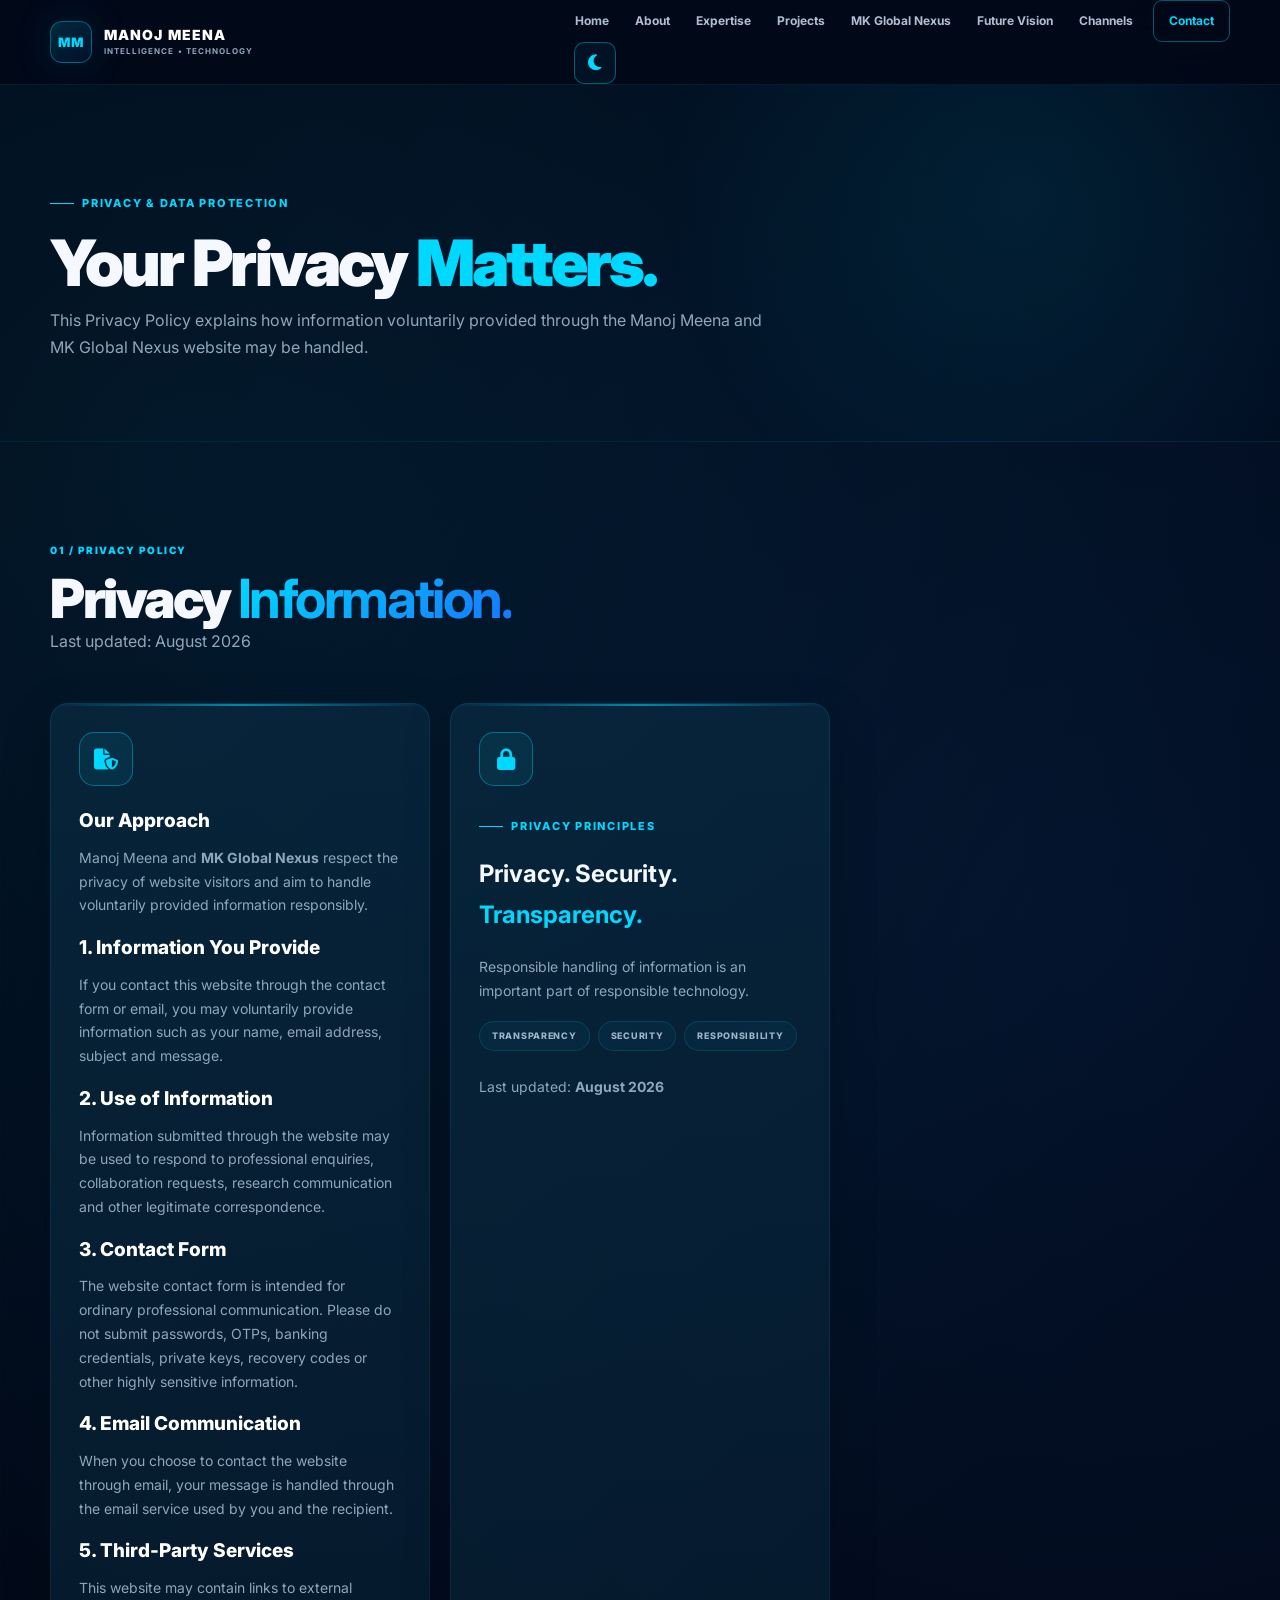
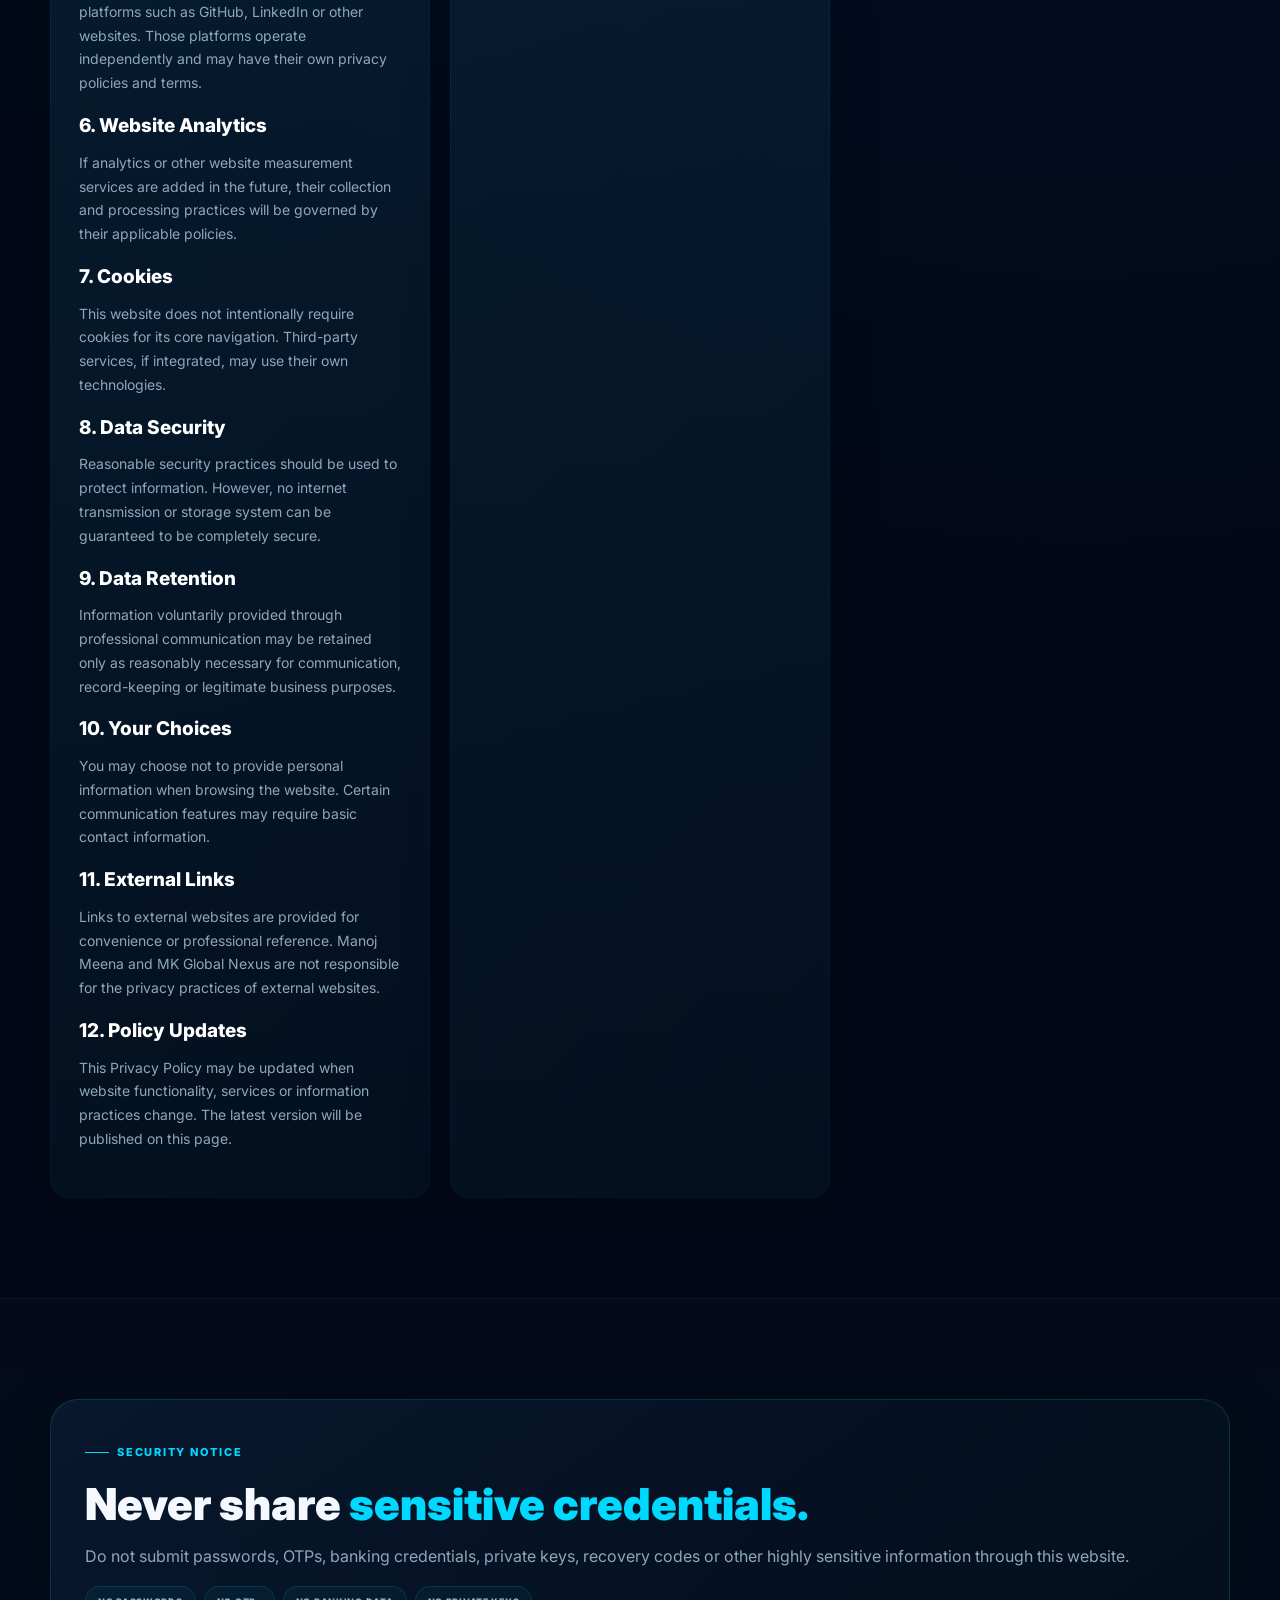
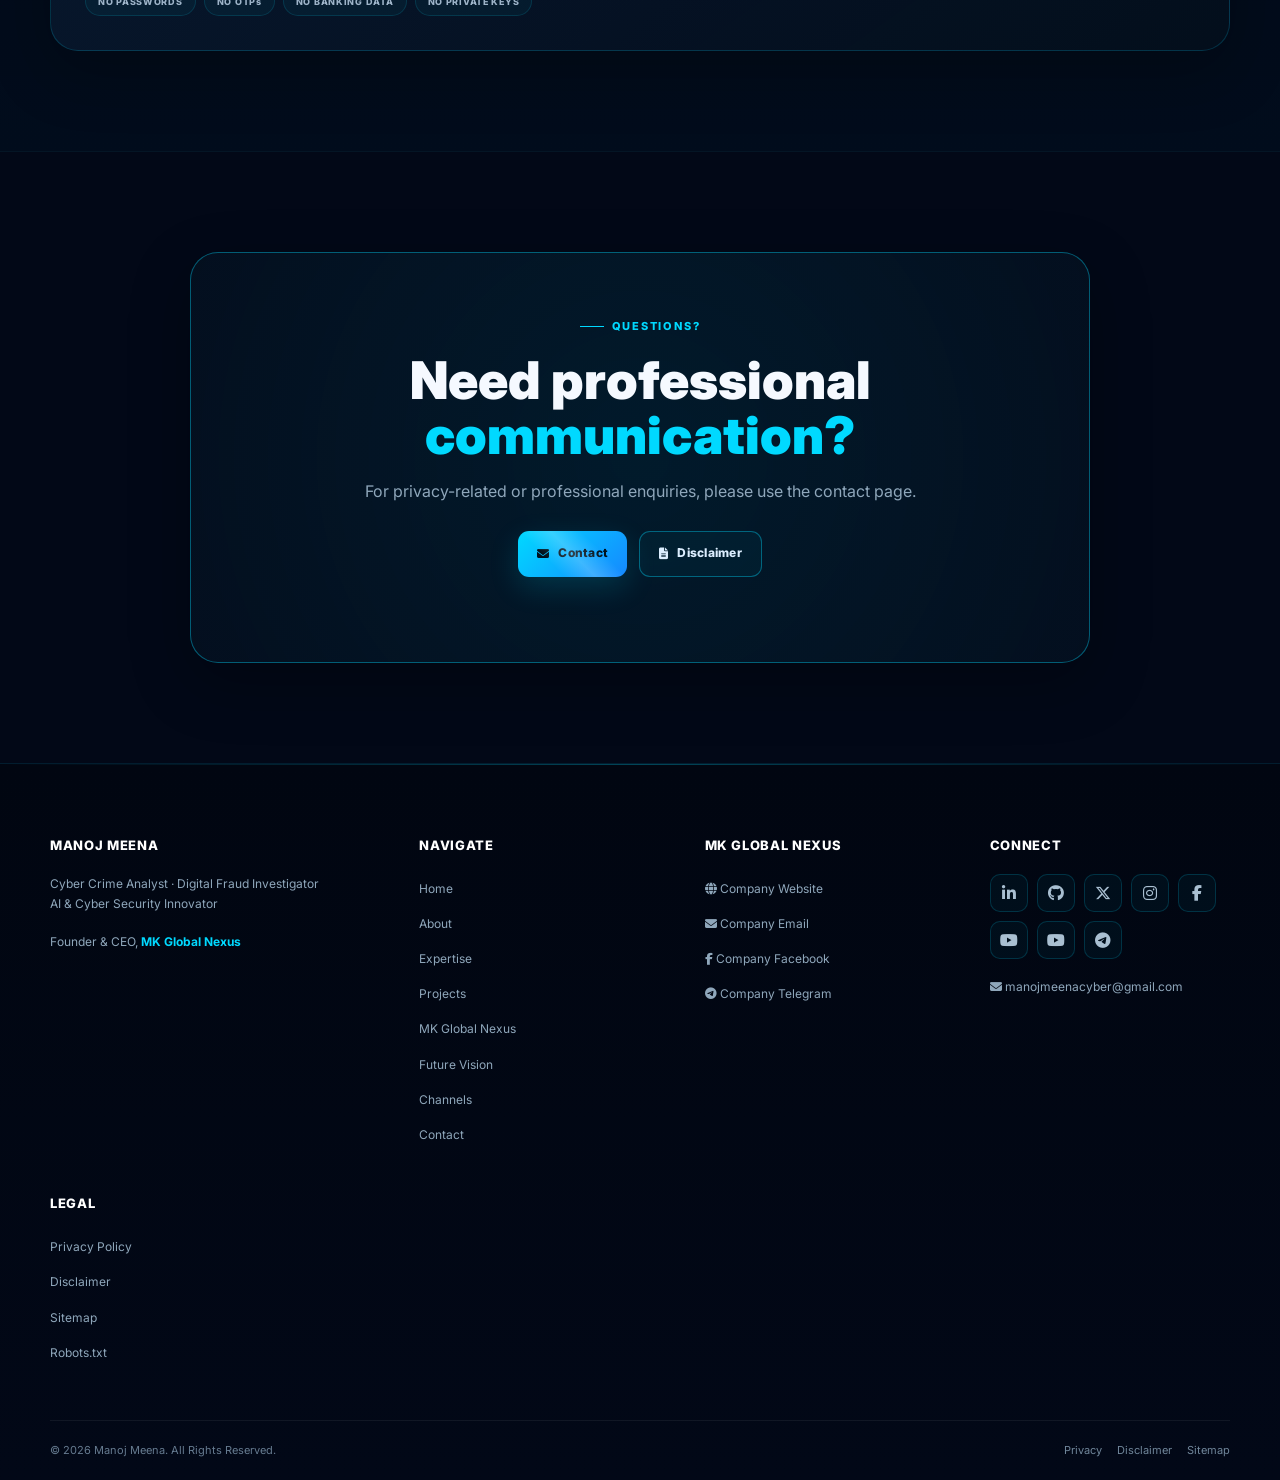
<file: privacy.html>
<!DOCTYPE html>
<html lang="en">

<head>

    <meta charset="UTF-8">

    <meta
        name="viewport"
        content="width=device-width, initial-scale=1.0"
    >

    <title>
        Privacy Policy | Manoj Meena — MK Global Nexus
    </title>

    <meta
        name="description"
        content="Privacy Policy for Manoj Meena and MK Global Nexus. Learn how voluntarily provided information is handled and protected."
    >

    <meta
        name="keywords"
        content="Manoj Meena Privacy Policy, MK Global Nexus Privacy, Data Protection, Cyber Security"
    >

    <meta
        name="author"
        content="Manoj Meena"
    >

    <meta
        name="robots"
        content="index, follow, max-image-preview:large"
    >

    <meta
        name="theme-color"
        content="#020817"
    >


    <!-- =====================================================
         CANONICAL
    ====================================================== -->

    <link
        rel="canonical"
        href="https://manojmeena.com/privacy.html"
    >


    <!-- =====================================================
         OPEN GRAPH
    ====================================================== -->

    <meta
        property="og:type"
        content="website"
    >

    <meta
        property="og:title"
        content="Privacy Policy | Manoj Meena — MK Global Nexus"
    >

    <meta
        property="og:description"
        content="Privacy Policy for Manoj Meena and MK Global Nexus. Learn how voluntarily provided information is handled and protected."
    >

    <meta
        property="og:url"
        content="https://manojmeena.com/privacy.html"
    >

    <meta
        property="og:site_name"
        content="Manoj Meena"
    >

    <meta
        property="og:image"
        content="https://manojmeena.com/assets/images/manoj-meena.jpg"
    >


    <!-- =====================================================
         TWITTER / X
    ====================================================== -->

    <meta
        name="twitter:card"
        content="summary"
    >

    <meta
        name="twitter:title"
        content="Privacy Policy | Manoj Meena"
    >

    <meta
        name="twitter:description"
        content="Privacy Policy for Manoj Meena and MK Global Nexus."
    >

    <meta
        name="twitter:image"
        content="https://manojmeena.com/assets/images/manoj-meena.jpg"
    >


    <!-- =====================================================
         GOOGLE FONT
    ====================================================== -->

    <link
        rel="preconnect"
        href="https://fonts.googleapis.com"
    >

    <link
        rel="preconnect"
        href="https://fonts.gstatic.com"
        crossorigin
    >

    <link
        href="https://fonts.googleapis.com/css2?family=Inter:wght@400;500;600;700;800;900&display=swap"
        rel="stylesheet"
    >


    <!-- =====================================================
         FONT AWESOME
    ====================================================== -->

    <link
        rel="stylesheet"
        href="https://cdnjs.cloudflare.com/ajax/libs/font-awesome/6.5.0/css/all.min.css"
    >


    <!-- =====================================================
         WEBSITE CSS
         ROOT FILE
    ====================================================== -->

    <link
        rel="stylesheet"
        href="style.css"
    >


    <!-- =====================================================
         FAVICON
    ====================================================== -->

    <link
        rel="icon"
        href="favicon/favicon.ico"
    >


    <!-- =====================================================
         STRUCTURED DATA
    ====================================================== -->

    <script type="application/ld+json">
    {
        "@context": "https://schema.org",
        "@type": "WebPage",
        "name": "Privacy Policy - Manoj Meena",
        "url": "https://manojmeena.com/privacy.html",
        "about": {
            "@type": "Person",
            "name": "Manoj Meena",
            "url": "https://manojmeena.com/"
        },
        "description": "Privacy Policy for Manoj Meena and MK Global Nexus."
    }
    </script>

</head>


<body>


<!-- =====================================================
     NAVIGATION
===================================================== -->

<header class="navbar">

    <div class="container nav-container">

        <div class="logo">

            <a href="index.html">

                <span class="logo-mark">
                    MM
                </span>

                <span class="logo-text">

                    <strong>
                        MANOJ MEENA
                    </strong>

                    <small>
                        INTELLIGENCE • TECHNOLOGY
                    </small>

                </span>

            </a>

        </div>


        <nav>

            <ul
                class="nav-links"
                id="main-navigation"
            >

                <li>
                    <a href="index.html">
                        Home
                    </a>
                </li>

                <li>
                    <a href="about.html">
                        About
                    </a>
                </li>

                <li>
                    <a href="expertise.html">
                        Expertise
                    </a>
                </li>

                <li>
                    <a href="projects.html">
                        Projects
                    </a>
                </li>

                <li>
                    <a href="nexus.html">
                        MK Global Nexus
                    </a>
                </li>

                <li>
                    <a href="future-vision.html">
                        Future Vision
                    </a>
                </li>

                <li>
                    <a href="channels.html">
                        Channels
                    </a>
                </li>

                <li>
                    <a
                        href="contact.html"
                        class="nav-contact"
                    >
                        Contact
                    </a>
                </li>

            </ul>


            <button
                class="hamburger"
                id="hamburger"
                type="button"
                aria-label="Open navigation menu"
                aria-expanded="false"
                aria-controls="main-navigation"
            >

                <span></span>
                <span></span>
                <span></span>

            </button>

        </nav>

    </div>

</header>


<!-- =====================================================
     PAGE HEADER
===================================================== -->

<section class="page-header">

    <div class="container">

        <span class="eyebrow">
            PRIVACY &amp; DATA PROTECTION
        </span>

        <h1>
            Your Privacy
            <span style="color:#00d9ff;">
                Matters.
            </span>
        </h1>

        <p>
            This Privacy Policy explains how information
            voluntarily provided through the Manoj Meena
            and MK Global Nexus website may be handled.
        </p>

    </div>

</section>


<!-- =====================================================
     PRIVACY POLICY
===================================================== -->

<section class="section">

    <div class="container">

        <div class="section-heading">

            <span>
                01 / PRIVACY POLICY
            </span>

            <h2>
                Privacy
                <strong>
                    Information.
                </strong>
            </h2>

            <p>
                Last updated: August 2026
            </p>

        </div>


        <div class="future-grid">


            <!-- MAIN POLICY -->

            <article class="future-card reveal">

                <div class="future-icon">

                    <i class="fas fa-file-shield"></i>

                </div>

                <h3>
                    Our Approach
                </h3>

                <p>
                    Manoj Meena and
                    <strong>MK Global Nexus</strong>
                    respect the privacy of website visitors
                    and aim to handle voluntarily provided
                    information responsibly.
                </p>

                <h3>
                    1. Information You Provide
                </h3>

                <p>
                    If you contact this website through
                    the contact form or email, you may
                    voluntarily provide information such
                    as your name, email address, subject
                    and message.
                </p>

                <h3>
                    2. Use of Information
                </h3>

                <p>
                    Information submitted through the
                    website may be used to respond to
                    professional enquiries, collaboration
                    requests, research communication and
                    other legitimate correspondence.
                </p>

                <h3>
                    3. Contact Form
                </h3>

                <p>
                    The website contact form is intended
                    for ordinary professional communication.
                    Please do not submit passwords, OTPs,
                    banking credentials, private keys,
                    recovery codes or other highly sensitive
                    information.
                </p>

                <h3>
                    4. Email Communication
                </h3>

                <p>
                    When you choose to contact the website
                    through email, your message is handled
                    through the email service used by you
                    and the recipient.
                </p>

                <h3>
                    5. Third-Party Services
                </h3>

                <p>
                    This website may contain links to
                    external platforms such as GitHub,
                    LinkedIn or other websites. Those
                    platforms operate independently and
                    may have their own privacy policies
                    and terms.
                </p>

                <h3>
                    6. Website Analytics
                </h3>

                <p>
                    If analytics or other website
                    measurement services are added in
                    the future, their collection and
                    processing practices will be governed
                    by their applicable policies.
                </p>

                <h3>
                    7. Cookies
                </h3>

                <p>
                    This website does not intentionally
                    require cookies for its core navigation.
                    Third-party services, if integrated,
                    may use their own technologies.
                </p>

                <h3>
                    8. Data Security
                </h3>

                <p>
                    Reasonable security practices should
                    be used to protect information.
                    However, no internet transmission
                    or storage system can be guaranteed
                    to be completely secure.
                </p>

                <h3>
                    9. Data Retention
                </h3>

                <p>
                    Information voluntarily provided
                    through professional communication
                    may be retained only as reasonably
                    necessary for communication,
                    record-keeping or legitimate business
                    purposes.
                </p>

                <h3>
                    10. Your Choices
                </h3>

                <p>
                    You may choose not to provide
                    personal information when browsing
                    the website. Certain communication
                    features may require basic contact
                    information.
                </p>

                <h3>
                    11. External Links
                </h3>

                <p>
                    Links to external websites are provided
                    for convenience or professional
                    reference. Manoj Meena and MK Global
                    Nexus are not responsible for the
                    privacy practices of external websites.
                </p>

                <h3>
                    12. Policy Updates
                </h3>

                <p>
                    This Privacy Policy may be updated
                    when website functionality, services
                    or information practices change.
                    The latest version will be published
                    on this page.
                </p>

            </article>


            <!-- PRIVACY PRINCIPLES -->

            <article class="future-card reveal">

                <div class="future-icon">

                    <i class="fas fa-lock"></i>

                </div>

                <span class="eyebrow">
                    PRIVACY PRINCIPLES
                </span>

                <h2>
                    Privacy. Security.
                    <span style="color:#00d9ff;">
                        Transparency.
                    </span>
                </h2>

                <p>
                    Responsible handling of information
                    is an important part of responsible
                    technology.
                </p>

                <div class="hero-focus">

                    <span>
                        TRANSPARENCY
                    </span>

                    <span>
                        SECURITY
                    </span>

                    <span>
                        RESPONSIBILITY
                    </span>

                </div>

                <p style="margin-top:24px;">
                    Last updated:
                    <strong>August 2026</strong>
                </p>

            </article>

        </div>

    </div>

</section>


<!-- =====================================================
     SECURITY NOTICE
===================================================== -->

<section class="section section-dark">

    <div class="container">

        <div class="mission reveal">

            <span class="eyebrow">
                SECURITY NOTICE
            </span>

            <h2>
                Never share
                <span style="color:#00d9ff;">
                    sensitive credentials.
                </span>
            </h2>

            <p>
                Do not submit passwords, OTPs, banking
                credentials, private keys, recovery codes
                or other highly sensitive information
                through this website.
            </p>

            <div class="hero-focus">

                <span>
                    NO PASSWORDS
                </span>

                <span>
                    NO OTPs
                </span>

                <span>
                    NO BANKING DATA
                </span>

                <span>
                    NO PRIVATE KEYS
                </span>

            </div>

        </div>

    </div>

</section>


<!-- =====================================================
     CONTACT CTA
===================================================== -->

<section class="section">

    <div class="container">

        <div class="future-cta reveal">

            <span class="eyebrow">
                QUESTIONS?
            </span>

            <h2>
                Need professional
                <span style="color:#00d9ff;">
                    communication?
                </span>
            </h2>

            <p>
                For privacy-related or professional
                enquiries, please use the contact page.
            </p>

            <div class="hero-actions" style="justify-content:center;">

                <a
                    href="contact.html"
                    class="btn btn-primary"
                >

                    <i class="fas fa-envelope"></i>

                    Contact

                </a>

                <a
                    href="disclaimer.html"
                    class="btn btn-secondary"
                >

                    <i class="fas fa-file-lines"></i>

                    Disclaimer

                </a>

            </div>

        </div>

    </div>

</section>


<!-- =====================================================
     FOOTER
===================================================== -->

<footer>

    <div class="container footer-content">


        <!-- BRAND -->

        <div class="footer-col">

            <h4>
                Manoj Meena
            </h4>

            <p>

                Cyber Crime Analyst ·
                Digital Fraud Investigator

                <br>

                AI &amp; Cyber Security Innovator

            </p>

            <p class="footer-company">

                Founder &amp; CEO,

                <strong>
                    MK Global Nexus
                </strong>

            </p>

        </div>


        <!-- NAVIGATION -->

        <div class="footer-col">

            <h4>
                Navigate
            </h4>

            <ul>

                <li>
                    <a href="index.html">
                        Home
                    </a>
                </li>

                <li>
                    <a href="about.html">
                        About
                    </a>
                </li>

                <li>
                    <a href="expertise.html">
                        Expertise
                    </a>
                </li>

                <li>
                    <a href="projects.html">
                        Projects
                    </a>
                </li>

                <li>
                    <a href="nexus.html">
                        MK Global Nexus
                    </a>
                </li>

                <li>
                    <a href="future-vision.html">
                        Future Vision
                    </a>
                </li>

                <li>
                    <a href="channels.html">
                        Channels
                    </a>
                </li>

                <li>
                    <a href="contact.html">
                        Contact
                    </a>
                </li>

            </ul>

        </div>


        <!-- COMPANY -->

        <div class="footer-col">

            <h4>
                MK Global Nexus
            </h4>

            <ul>

                <li>
                    <a
                        href="https://mkglobalnexus.free.nf"
                        target="_blank"
                        rel="noopener noreferrer"
                    >
                        <i class="fas fa-globe"></i>
                        Company Website
                    </a>
                </li>

                <li>
                    <a href="mailto:mkglobalnexus@gmail.com">
                        <i class="fas fa-envelope"></i>
                        Company Email
                    </a>
                </li>

                <li>
                    <a
                        href="https://www.facebook.com/mkglobalnexus"
                        target="_blank"
                        rel="noopener noreferrer"
                    >
                        <i class="fab fa-facebook-f"></i>
                        Company Facebook
                    </a>
                </li>

                <li>
                    <a
                        href="https://t.me/MKGLOBALNEXUS"
                        target="_blank"
                        rel="noopener noreferrer"
                    >
                        <i class="fab fa-telegram-plane"></i>
                        Company Telegram
                    </a>
                </li>

            </ul>

        </div>


        <!-- SOCIAL -->

        <div class="footer-col">

            <h4>
                Connect
            </h4>


            <div class="footer-social">

                <a
                    href="https://www.linkedin.com/in/manojmeenacyber"
                    target="_blank"
                    rel="noopener noreferrer"
                    aria-label="LinkedIn"
                >

                    <i class="fab fa-linkedin-in"></i>

                </a>


                <a
                    href="https://github.com/manojmeenacyber"
                    target="_blank"
                    rel="noopener noreferrer"
                    aria-label="GitHub"
                >

                    <i class="fab fa-github"></i>

                </a>


                <a
                    href="https://x.com/manojmeenacyber"
                    target="_blank"
                    rel="noopener noreferrer"
                    aria-label="X"
                >

                    <i class="fab fa-x-twitter"></i>

                </a>


                <a
                    href="https://www.instagram.com/manojmeenacyber"
                    target="_blank"
                    rel="noopener noreferrer"
                    aria-label="Instagram"
                >

                    <i class="fab fa-instagram"></i>

                </a>


                <a
                    href="https://www.facebook.com/manojmeenacyber"
                    target="_blank"
                    rel="noopener noreferrer"
                    aria-label="Facebook"
                >

                    <i class="fab fa-facebook-f"></i>

                </a>


                <a
                    href="https://www.youtube.com/@MKCyberHawk"
                    target="_blank"
                    rel="noopener noreferrer"
                    aria-label="MK CyberHawk YouTube"
                >

                    <i class="fab fa-youtube"></i>

                </a>


                <a
                    href="https://youtube.com/@mkxglobalnews"
                    target="_blank"
                    rel="noopener noreferrer"
                    aria-label="MKX Global News YouTube"
                >

                    <i class="fab fa-youtube"></i>

                </a>


                <a
                    href="https://t.me/manojmeenacyber"
                    target="_blank"
                    rel="noopener noreferrer"
                    aria-label="Telegram"
                >

                    <i class="fab fa-telegram-plane"></i>

                </a>


            </div>


            <p>

                <i class="fas fa-envelope"></i>

                manojmeenacyber@gmail.com

            </p>

        </div>


        <!-- LEGAL -->

        <div class="footer-col">

            <h4>
                Legal
            </h4>

            <ul>

                <li>
                    <a href="privacy.html">
                        Privacy Policy
                    </a>
                </li>

                <li>
                    <a href="disclaimer.html">
                        Disclaimer
                    </a>
                </li>

                <li>
                    <a href="sitemap.xml">
                        Sitemap
                    </a>
                </li>

                <li>
                    <a href="robots.txt">
                        Robots.txt
                    </a>
                </li>

            </ul>

        </div>

    </div>


    <!-- FOOTER BOTTOM -->

    <div class="container footer-bottom">

        <p>

            &copy;

            <span data-current-year>
                2026
            </span>

            Manoj Meena.

            All Rights Reserved.

        </p>


        <p class="footer-meta">

            <a href="privacy.html">
                Privacy
            </a>

            <a href="disclaimer.html">
                Disclaimer
            </a>

            <a href="sitemap.xml">
                Sitemap
            </a>

        </p>

    </div>

</footer>


<!-- =====================================================
     JAVASCRIPT
     ROOT FILE
===================================================== -->

<script src="script.js"></script>


</body>

</html>
</file>
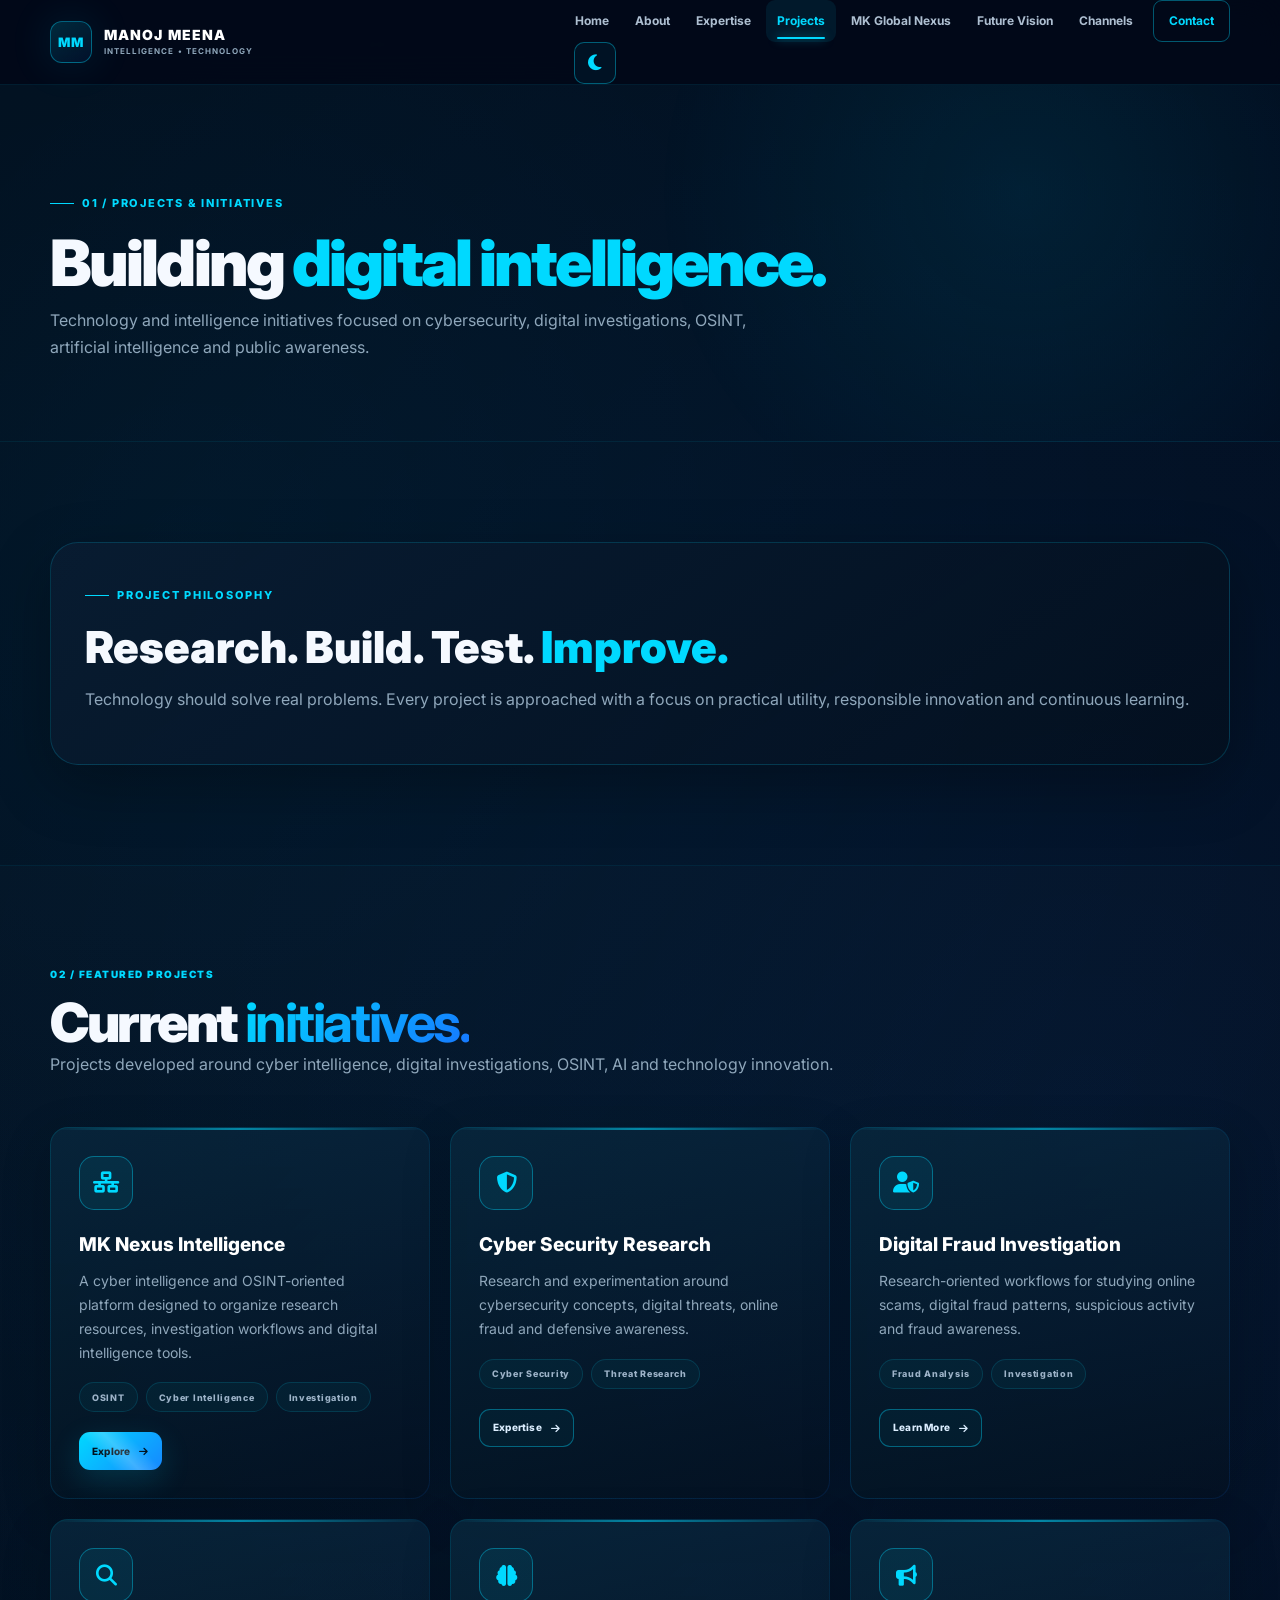
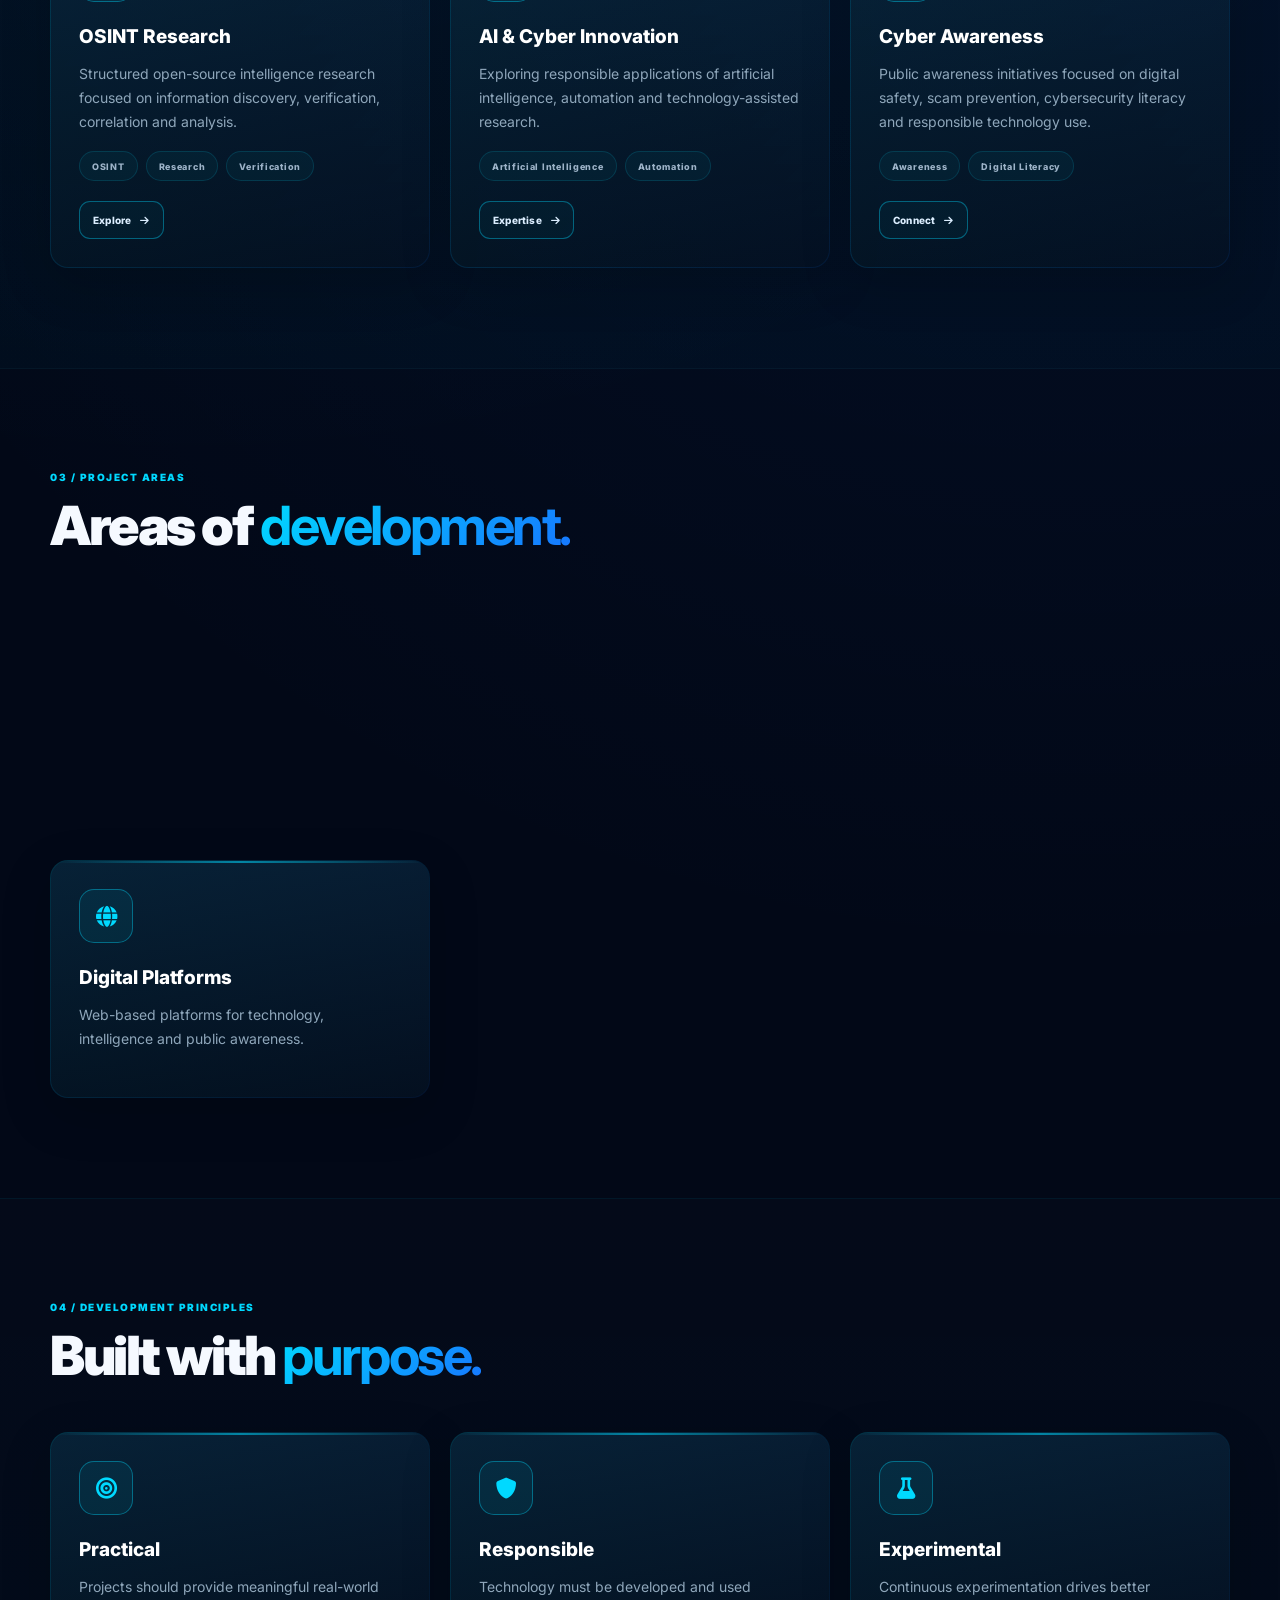
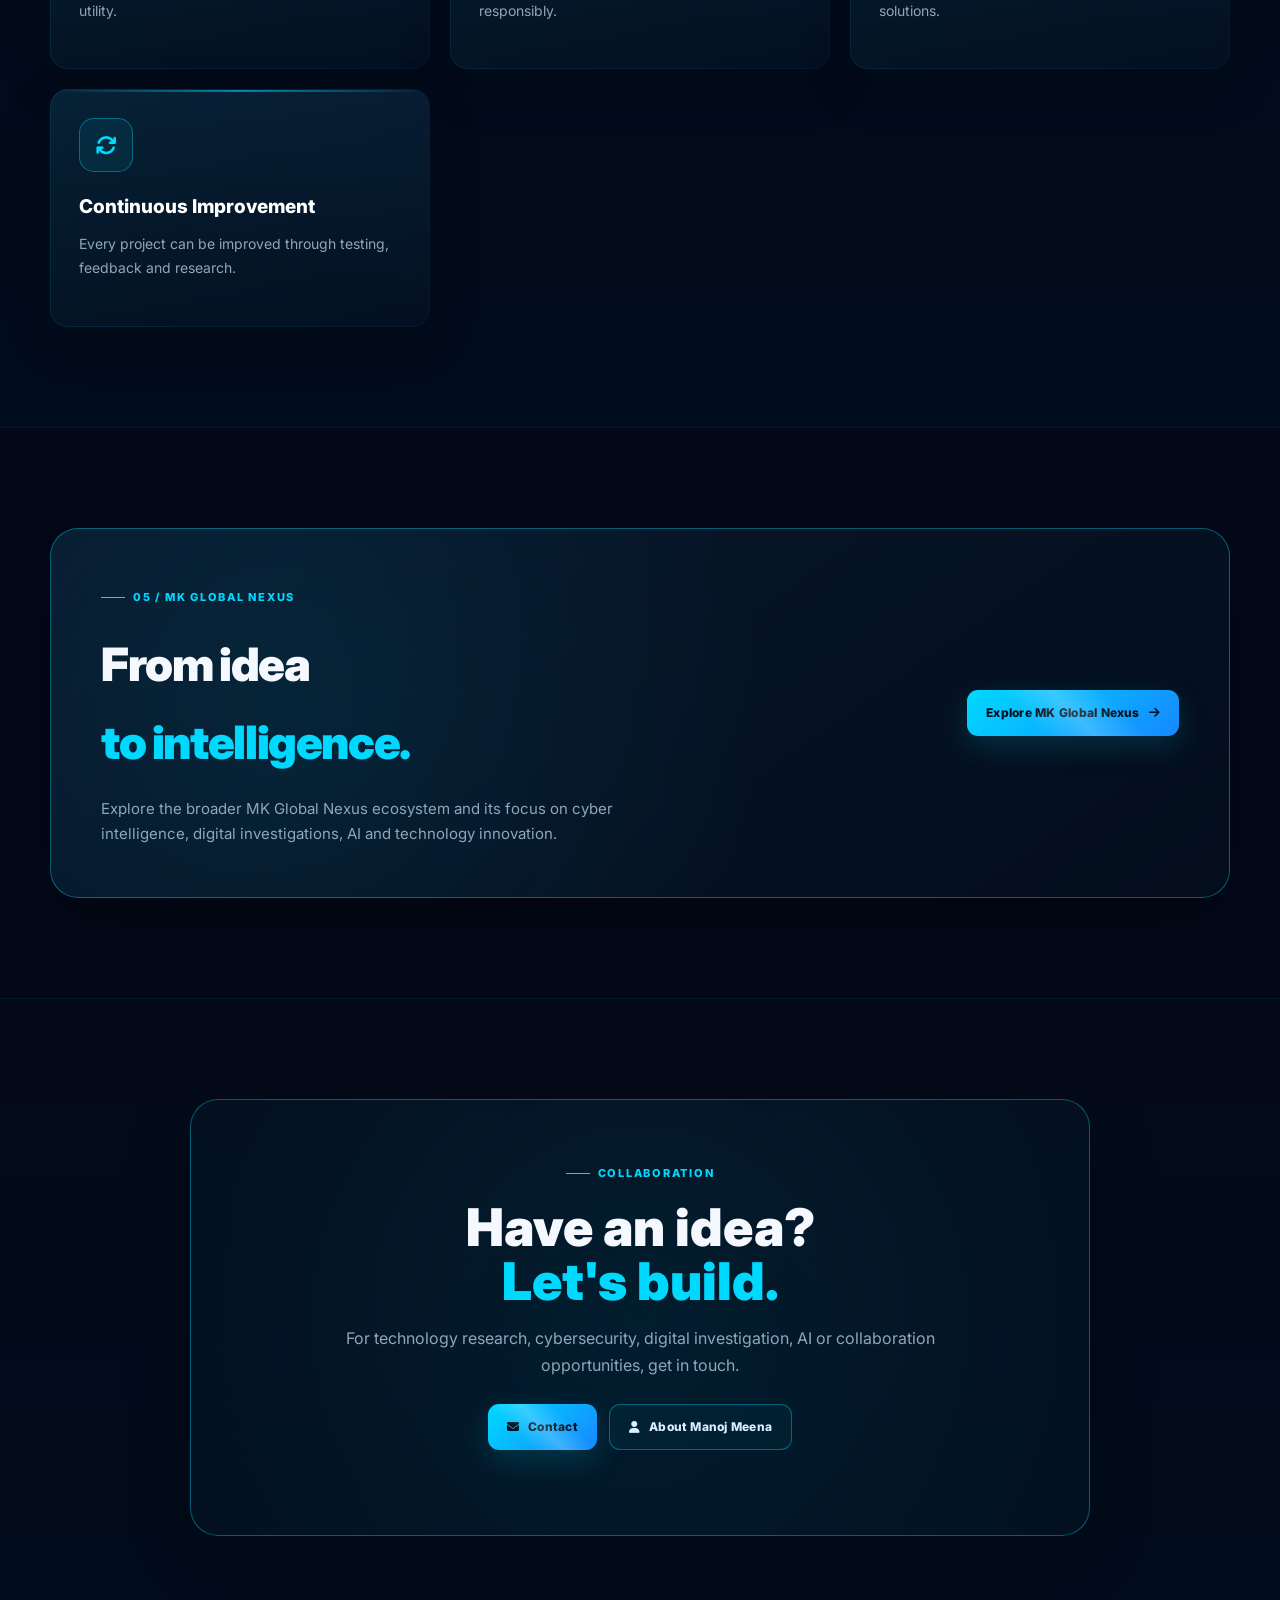
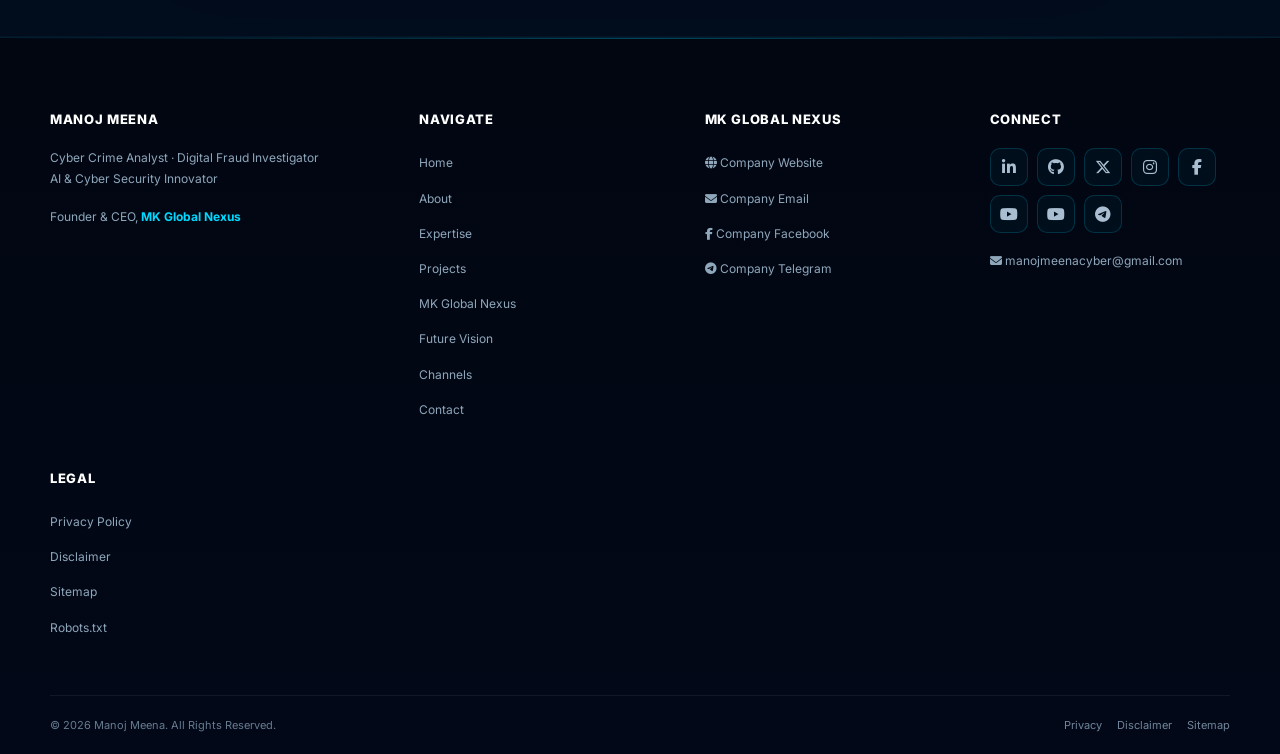
<file: projects.html>
<!DOCTYPE html>
<html lang="en">

<head>

    <meta charset="UTF-8">

    <meta
        name="viewport"
        content="width=device-width, initial-scale=1.0"
    >

    <title>
        Projects | Manoj Meena — Cyber Intelligence & Digital Investigation
    </title>

    <meta
        name="description"
        content="Explore projects and initiatives by Manoj Meena across Cyber Intelligence, Digital Investigation, OSINT, Artificial Intelligence, Cyber Security and Public Awareness."
    >

    <meta
        name="keywords"
        content="Manoj Meena Projects, MK Global Nexus, Cyber Intelligence, OSINT, Digital Investigation, AI Cyber Security, Cyber Awareness"
    >

    <meta
        name="author"
        content="Manoj Meena"
    >

    <meta
        name="robots"
        content="index, follow, max-image-preview:large"
    >

    <meta
        name="theme-color"
        content="#020817"
    >


    <!-- =====================================================
         CANONICAL
    ====================================================== -->

    <link
        rel="canonical"
        href="https://manojmeena.com/projects.html"
    >


    <!-- =====================================================
         OPEN GRAPH
    ====================================================== -->

    <meta
        property="og:type"
        content="website"
    >

    <meta
        property="og:title"
        content="Projects | Manoj Meena — MK Global Nexus"
    >

    <meta
        property="og:description"
        content="Explore projects across Cyber Intelligence, Digital Investigation, OSINT, AI, Cyber Security and Public Awareness."
    >

    <meta
        property="og:url"
        content="https://manojmeena.com/projects.html"
    >

    <meta
        property="og:site_name"
        content="Manoj Meena"
    >

    <meta
        property="og:image"
        content="https://manojmeena.com/assets/images/manoj-meena.jpg"
    >


    <!-- =====================================================
         TWITTER / X
    ====================================================== -->

    <meta
        name="twitter:card"
        content="summary_large_image"
    >

    <meta
        name="twitter:title"
        content="Projects | Manoj Meena"
    >

    <meta
        name="twitter:description"
        content="Cyber Intelligence, Digital Investigation, OSINT, AI and Cyber Security projects."
    >

    <meta
        name="twitter:image"
        content="https://manojmeena.com/assets/images/manoj-meena.jpg"
    >


    <!-- =====================================================
         GOOGLE FONT
    ====================================================== -->

    <link
        rel="preconnect"
        href="https://fonts.googleapis.com"
    >

    <link
        rel="preconnect"
        href="https://fonts.gstatic.com"
        crossorigin
    >

    <link
        href="https://fonts.googleapis.com/css2?family=Inter:wght@400;500;600;700;800;900&display=swap"
        rel="stylesheet"
    >


    <!-- =====================================================
         FONT AWESOME
    ====================================================== -->

    <link
        rel="stylesheet"
        href="https://cdnjs.cloudflare.com/ajax/libs/font-awesome/6.5.0/css/all.min.css"
    >


    <!-- =====================================================
         WEBSITE CSS
         ROOT FILE
    ====================================================== -->

    <link
        rel="stylesheet"
        href="style.css"
    >


    <!-- =====================================================
         FAVICON
    ====================================================== -->

    <link
        rel="icon"
        href="favicon/favicon.ico"
    >


    <!-- =====================================================
         STRUCTURED DATA
    ====================================================== -->

    <script type="application/ld+json">
    {
        "@context": "https://schema.org",
        "@type": "CollectionPage",
        "name": "Projects - Manoj Meena",
        "url": "https://manojmeena.com/projects.html",
        "about": {
            "@type": "Person",
            "name": "Manoj Meena",
            "url": "https://manojmeena.com/",
            "jobTitle": "Founder & CEO, MK Global Nexus"
        },
        "description": "Projects and initiatives across Cyber Intelligence, Digital Investigation, OSINT, AI and Cyber Security."
    }
    </script>

</head>


<body>


<!-- =====================================================
     NAVIGATION
===================================================== -->

<header class="navbar">

    <div class="container nav-container">

        <div class="logo">

            <a href="index.html">

                <span class="logo-mark">
                    MM
                </span>

                <span class="logo-text">

                    <strong>
                        MANOJ MEENA
                    </strong>

                    <small>
                        INTELLIGENCE • TECHNOLOGY
                    </small>

                </span>

            </a>

        </div>


        <nav>

            <ul
                class="nav-links"
                id="main-navigation"
            >

                <li>
                    <a href="index.html">
                        Home
                    </a>
                </li>

                <li>
                    <a href="about.html">
                        About
                    </a>
                </li>

                <li>
                    <a href="expertise.html">
                        Expertise
                    </a>
                </li>

                <li>
                    <a
                        href="projects.html"
                        class="active"
                    >
                        Projects
                    </a>
                </li>

                <li>
                    <a href="nexus.html">
                        MK Global Nexus
                    </a>
                </li>

                <li>
                    <a href="future-vision.html">
                        Future Vision
                    </a>
                </li>

                <li>
                    <a href="channels.html">
                        Channels
                    </a>
                </li>

                <li>
                    <a
                        href="contact.html"
                        class="nav-contact"
                    >
                        Contact
                    </a>
                </li>

            </ul>


            <button
                class="hamburger"
                id="hamburger"
                type="button"
                aria-label="Open navigation menu"
                aria-expanded="false"
                aria-controls="main-navigation"
            >

                <span></span>
                <span></span>
                <span></span>

            </button>

        </nav>

    </div>

</header>


<!-- =====================================================
     PAGE HEADER
===================================================== -->

<section class="page-header">

    <div class="container">

        <span class="eyebrow">
            01 / PROJECTS &amp; INITIATIVES
        </span>

        <h1>
            Building
            <span style="color:#00d9ff;">
                digital intelligence.
            </span>
        </h1>

        <p>
            Technology and intelligence initiatives focused
            on cybersecurity, digital investigations,
            OSINT, artificial intelligence and public awareness.
        </p>

    </div>

</section>


<!-- =====================================================
     PROJECT PHILOSOPHY
===================================================== -->

<section class="section">

    <div class="container">

        <div class="mission reveal">

            <span class="eyebrow">
                PROJECT PHILOSOPHY
            </span>

            <h2 class="mission-heading">
                Research. Build. Test.
                <span style="color:#00d9ff;">
                    Improve.
                </span>
            </h2>

            <p>
                Technology should solve real problems.
                Every project is approached with a focus
                on practical utility, responsible innovation
                and continuous learning.
            </p>

        </div>

    </div>

</section>


<!-- =====================================================
     FEATURED PROJECTS
===================================================== -->

<section class="section section-dark">

    <div class="container">

        <div class="section-heading">

            <span>
                02 / FEATURED PROJECTS
            </span>

            <h2>
                Current
                <strong>
                    initiatives.
                </strong>
            </h2>

            <p>
                Projects developed around cyber intelligence,
                digital investigations, OSINT, AI and
                technology innovation.
            </p>

        </div>


        <div class="future-grid">


            <!-- MK NEXUS -->

            <article class="future-card reveal">

                <div class="future-icon">

                    <i class="fas fa-network-wired"></i>

                </div>

                <h3>
                    MK Nexus Intelligence
                </h3>

                <p>
                    A cyber intelligence and OSINT-oriented
                    platform designed to organize research
                    resources, investigation workflows and
                    digital intelligence tools.
                </p>

                <div class="hero-focus">

                    <span>
                        OSINT
                    </span>

                    <span>
                        Cyber Intelligence
                    </span>

                    <span>
                        Investigation
                    </span>

                </div>

                <a
                    href="nexus.html"
                    class="btn btn-primary btn-small"
                    style="margin-top:20px;"
                >

                    Explore

                    <i class="fas fa-arrow-right"></i>

                </a>

            </article>


            <!-- CYBER SECURITY -->

            <article class="future-card reveal">

                <div class="future-icon">

                    <i class="fas fa-shield-halved"></i>

                </div>

                <h3>
                    Cyber Security Research
                </h3>

                <p>
                    Research and experimentation around
                    cybersecurity concepts, digital threats,
                    online fraud and defensive awareness.
                </p>

                <div class="hero-focus">

                    <span>
                        Cyber Security
                    </span>

                    <span>
                        Threat Research
                    </span>

                </div>

                <a
                    href="expertise.html"
                    class="btn btn-secondary btn-small"
                    style="margin-top:20px;"
                >

                    Expertise

                    <i class="fas fa-arrow-right"></i>

                </a>

            </article>


            <!-- DIGITAL FRAUD -->

            <article class="future-card reveal">

                <div class="future-icon">

                    <i class="fas fa-user-shield"></i>

                </div>

                <h3>
                    Digital Fraud Investigation
                </h3>

                <p>
                    Research-oriented workflows for studying
                    online scams, digital fraud patterns,
                    suspicious activity and fraud awareness.
                </p>

                <div class="hero-focus">

                    <span>
                        Fraud Analysis
                    </span>

                    <span>
                        Investigation
                    </span>

                </div>

                <a
                    href="expertise.html"
                    class="btn btn-secondary btn-small"
                    style="margin-top:20px;"
                >

                    Learn More

                    <i class="fas fa-arrow-right"></i>

                </a>

            </article>


            <!-- OSINT -->

            <article class="future-card reveal">

                <div class="future-icon">

                    <i class="fas fa-magnifying-glass"></i>

                </div>

                <h3>
                    OSINT Research
                </h3>

                <p>
                    Structured open-source intelligence research
                    focused on information discovery, verification,
                    correlation and analysis.
                </p>

                <div class="hero-focus">

                    <span>
                        OSINT
                    </span>

                    <span>
                        Research
                    </span>

                    <span>
                        Verification
                    </span>

                </div>

                <a
                    href="nexus.html"
                    class="btn btn-secondary btn-small"
                    style="margin-top:20px;"
                >

                    Explore

                    <i class="fas fa-arrow-right"></i>

                </a>

            </article>


            <!-- AI -->

            <article class="future-card reveal">

                <div class="future-icon">

                    <i class="fas fa-brain"></i>

                </div>

                <h3>
                    AI &amp; Cyber Innovation
                </h3>

                <p>
                    Exploring responsible applications of
                    artificial intelligence, automation and
                    technology-assisted research.
                </p>

                <div class="hero-focus">

                    <span>
                        Artificial Intelligence
                    </span>

                    <span>
                        Automation
                    </span>

                </div>

                <a
                    href="expertise.html"
                    class="btn btn-secondary btn-small"
                    style="margin-top:20px;"
                >

                    Expertise

                    <i class="fas fa-arrow-right"></i>

                </a>

            </article>


            <!-- AWARENESS -->

            <article class="future-card reveal">

                <div class="future-icon">

                    <i class="fas fa-bullhorn"></i>

                </div>

                <h3>
                    Cyber Awareness
                </h3>

                <p>
                    Public awareness initiatives focused on
                    digital safety, scam prevention,
                    cybersecurity literacy and responsible
                    technology use.
                </p>

                <div class="hero-focus">

                    <span>
                        Awareness
                    </span>

                    <span>
                        Digital Literacy
                    </span>

                </div>

                <a
                    href="contact.html"
                    class="btn btn-secondary btn-small"
                    style="margin-top:20px;"
                >

                    Connect

                    <i class="fas fa-arrow-right"></i>

                </a>

            </article>

        </div>

    </div>

</section>


<!-- =====================================================
     PROJECT AREAS
===================================================== -->

<section class="section">

    <div class="container">

        <div class="section-heading">

            <span>
                03 / PROJECT AREAS
            </span>

            <h2>
                Areas of
                <strong>
                    development.
                </strong>
            </h2>

        </div>


        <div class="future-grid">


            <article class="future-card reveal">

                <div class="future-icon">

                    <i class="fas fa-search"></i>

                </div>

                <h3>
                    Digital Investigation
                </h3>

                <p>
                    Investigation methodologies,
                    digital research and information
                    verification.
                </p>

            </article>


            <article class="future-card reveal">

                <div class="future-icon">

                    <i class="fas fa-database"></i>

                </div>

                <h3>
                    Intelligence Systems
                </h3>

                <p>
                    Structured systems for organizing
                    intelligence, research and analysis.
                </p>

            </article>


            <article class="future-card reveal">

                <div class="future-icon">

                    <i class="fas fa-robot"></i>

                </div>

                <h3>
                    AI Solutions
                </h3>

                <p>
                    Practical AI-assisted workflows,
                    automation and intelligent tools.
                </p>

            </article>


            <article class="future-card reveal">

                <div class="future-icon">

                    <i class="fas fa-globe"></i>

                </div>

                <h3>
                    Digital Platforms
                </h3>

                <p>
                    Web-based platforms for technology,
                    intelligence and public awareness.
                </p>

            </article>

        </div>

    </div>

</section>


<!-- =====================================================
     DEVELOPMENT PRINCIPLES
===================================================== -->

<section class="section section-dark">

    <div class="container">

        <div class="section-heading">

            <span>
                04 / DEVELOPMENT PRINCIPLES
            </span>

            <h2>
                Built with
                <strong>
                    purpose.
                </strong>
            </h2>

        </div>


        <div class="future-grid">


            <article class="future-card reveal">

                <div class="future-icon">

                    <i class="fas fa-bullseye"></i>

                </div>

                <h3>
                    Practical
                </h3>

                <p>
                    Projects should provide meaningful
                    real-world utility.
                </p>

            </article>


            <article class="future-card reveal">

                <div class="future-icon">

                    <i class="fas fa-shield"></i>

                </div>

                <h3>
                    Responsible
                </h3>

                <p>
                    Technology must be developed and
                    used responsibly.
                </p>

            </article>


            <article class="future-card reveal">

                <div class="future-icon">

                    <i class="fas fa-flask"></i>

                </div>

                <h3>
                    Experimental
                </h3>

                <p>
                    Continuous experimentation drives
                    better solutions.
                </p>

            </article>


            <article class="future-card reveal">

                <div class="future-icon">

                    <i class="fas fa-arrows-rotate"></i>

                </div>

                <h3>
                    Continuous Improvement
                </h3>

                <p>
                    Every project can be improved through
                    testing, feedback and research.
                </p>

            </article>

        </div>

    </div>

</section>


<!-- =====================================================
     MK GLOBAL NEXUS
===================================================== -->

<section class="section">

    <div class="container">

        <div class="nexus-box reveal">

            <div>

                <span class="eyebrow">
                    05 / MK GLOBAL NEXUS
                </span>

                <h2>
                    From idea
                    <br>
                    <span style="color:#00d9ff;">
                        to intelligence.
                    </span>
                </h2>

                <p>
                    Explore the broader MK Global Nexus
                    ecosystem and its focus on cyber
                    intelligence, digital investigations,
                    AI and technology innovation.
                </p>

            </div>


            <a
                href="nexus.html"
                class="btn btn-primary"
            >

                Explore MK Global Nexus

                <i class="fas fa-arrow-right"></i>

            </a>

        </div>

    </div>

</section>


<!-- =====================================================
     COLLABORATION CTA
===================================================== -->

<section class="section section-dark">

    <div class="container">

        <div class="future-cta reveal">

            <span class="eyebrow">
                COLLABORATION
            </span>

            <h2>
                Have an idea?
                <br>
                <span style="color:#00d9ff;">
                    Let's build.
                </span>
            </h2>

            <p>
                For technology research, cybersecurity,
                digital investigation, AI or collaboration
                opportunities, get in touch.
            </p>

            <div class="hero-actions" style="justify-content:center;">

                <a
                    href="contact.html"
                    class="btn btn-primary"
                >

                    <i class="fas fa-envelope"></i>

                    Contact

                </a>

                <a
                    href="about.html"
                    class="btn btn-secondary"
                >

                    <i class="fas fa-user"></i>

                    About Manoj Meena

                </a>

            </div>

        </div>

    </div>

</section>


<!-- =====================================================
     FOOTER
===================================================== -->

<footer>

    <div class="container footer-content">


        <!-- BRAND -->

        <div class="footer-col">

            <h4>
                Manoj Meena
            </h4>

            <p>

                Cyber Crime Analyst ·
                Digital Fraud Investigator

                <br>

                AI &amp; Cyber Security Innovator

            </p>

            <p class="footer-company">

                Founder &amp; CEO,

                <strong>
                    MK Global Nexus
                </strong>

            </p>

        </div>


        <!-- NAVIGATION -->

        <div class="footer-col">

            <h4>
                Navigate
            </h4>

            <ul>

                <li>
                    <a href="index.html">
                        Home
                    </a>
                </li>

                <li>
                    <a href="about.html">
                        About
                    </a>
                </li>

                <li>
                    <a href="expertise.html">
                        Expertise
                    </a>
                </li>

                <li>
                    <a href="projects.html">
                        Projects
                    </a>
                </li>

                <li>
                    <a href="nexus.html">
                        MK Global Nexus
                    </a>
                </li>

                <li>
                    <a href="future-vision.html">
                        Future Vision
                    </a>
                </li>

                <li>
                    <a href="channels.html">
                        Channels
                    </a>
                </li>

                <li>
                    <a href="contact.html">
                        Contact
                    </a>
                </li>

            </ul>

        </div>


        <!-- COMPANY -->

        <div class="footer-col">

            <h4>
                MK Global Nexus
            </h4>

            <ul>

                <li>
                    <a
                        href="https://mkglobalnexus.free.nf"
                        target="_blank"
                        rel="noopener noreferrer"
                    >
                        <i class="fas fa-globe"></i>
                        Company Website
                    </a>
                </li>

                <li>
                    <a href="mailto:mkglobalnexus@gmail.com">
                        <i class="fas fa-envelope"></i>
                        Company Email
                    </a>
                </li>

                <li>
                    <a
                        href="https://www.facebook.com/mkglobalnexus"
                        target="_blank"
                        rel="noopener noreferrer"
                    >
                        <i class="fab fa-facebook-f"></i>
                        Company Facebook
                    </a>
                </li>

                <li>
                    <a
                        href="https://t.me/MKGLOBALNEXUS"
                        target="_blank"
                        rel="noopener noreferrer"
                    >
                        <i class="fab fa-telegram-plane"></i>
                        Company Telegram
                    </a>
                </li>

            </ul>

        </div>


        <!-- SOCIAL -->

        <div class="footer-col">

            <h4>
                Connect
            </h4>


            <div class="footer-social">

                <a
                    href="https://www.linkedin.com/in/manojmeenacyber"
                    target="_blank"
                    rel="noopener noreferrer"
                    aria-label="LinkedIn"
                >

                    <i class="fab fa-linkedin-in"></i>

                </a>


                <a
                    href="https://github.com/manojmeenacyber"
                    target="_blank"
                    rel="noopener noreferrer"
                    aria-label="GitHub"
                >

                    <i class="fab fa-github"></i>

                </a>


                <a
                    href="https://x.com/manojmeenacyber"
                    target="_blank"
                    rel="noopener noreferrer"
                    aria-label="X"
                >

                    <i class="fab fa-x-twitter"></i>

                </a>


                <a
                    href="https://www.instagram.com/manojmeenacyber"
                    target="_blank"
                    rel="noopener noreferrer"
                    aria-label="Instagram"
                >

                    <i class="fab fa-instagram"></i>

                </a>


                <a
                    href="https://www.facebook.com/manojmeenacyber"
                    target="_blank"
                    rel="noopener noreferrer"
                    aria-label="Facebook"
                >

                    <i class="fab fa-facebook-f"></i>

                </a>


                <a
                    href="https://www.youtube.com/@MKCyberHawk"
                    target="_blank"
                    rel="noopener noreferrer"
                    aria-label="MK CyberHawk YouTube"
                >

                    <i class="fab fa-youtube"></i>

                </a>


                <a
                    href="https://youtube.com/@mkxglobalnews"
                    target="_blank"
                    rel="noopener noreferrer"
                    aria-label="MKX Global News YouTube"
                >

                    <i class="fab fa-youtube"></i>

                </a>


                <a
                    href="https://t.me/manojmeenacyber"
                    target="_blank"
                    rel="noopener noreferrer"
                    aria-label="Telegram"
                >

                    <i class="fab fa-telegram-plane"></i>

                </a>


            </div>


            <p>

                <i class="fas fa-envelope"></i>

                manojmeenacyber@gmail.com

            </p>

        </div>


        <!-- LEGAL -->

        <div class="footer-col">

            <h4>
                Legal
            </h4>

            <ul>

                <li>
                    <a href="privacy.html">
                        Privacy Policy
                    </a>
                </li>

                <li>
                    <a href="disclaimer.html">
                        Disclaimer
                    </a>
                </li>

                <li>
                    <a href="sitemap.xml">
                        Sitemap
                    </a>
                </li>

                <li>
                    <a href="robots.txt">
                        Robots.txt
                    </a>
                </li>

            </ul>

        </div>

    </div>


    <!-- FOOTER BOTTOM -->

    <div class="container footer-bottom">

        <p>

            &copy;

            <span data-current-year>
                2026
            </span>

            Manoj Meena.

            All Rights Reserved.

        </p>


        <p class="footer-meta">

            <a href="privacy.html">
                Privacy
            </a>

            <a href="disclaimer.html">
                Disclaimer
            </a>

            <a href="sitemap.xml">
                Sitemap
            </a>

        </p>

    </div>

</footer>


<!-- =====================================================
     JAVASCRIPT
     ROOT FILE
===================================================== -->

<script src="script.js"></script>


</body>

</html>
</file>
<file: style.css>
/* =========================================================
   MANOJ MEENA — PERSONAL BRAND WEBSITE
   MK GLOBAL NEXUS
   Fresh Unified Design System
   ========================================================= */


/* =========================================================
   01. ROOT VARIABLES
   ========================================================= */

:root {

    --bg: #020817;
    --bg-soft: #061225;
    --bg-card: rgba(8, 24, 44, 0.72);
    --bg-card-solid: #08182c;

    --text: #f5f9ff;
    --text-soft: #c7d5e5;
    --text-muted: #8fa7bb;

    --cyan: #00d9ff;
    --cyan-soft: #5eeaff;
    --blue: #1677ff;

    --border: rgba(0, 217, 255, 0.18);
    --border-strong: rgba(0, 217, 255, 0.38);

    --shadow:
        0 20px 60px rgba(0, 0, 0, 0.28);

    --glow:
        0 0 45px rgba(0, 217, 255, 0.12);

    --radius-sm: 10px;
    --radius-md: 18px;
    --radius-lg: 28px;

    --container: 1180px;

    --nav-height: 82px;

    --transition:
        0.28s ease;

}


/* =========================================================
   02. RESET
   ========================================================= */

*,
*::before,
*::after {
    box-sizing: border-box;
}


html {
    scroll-behavior: smooth;
}


body {

    margin: 0;

    min-height: 100vh;

    background:
        radial-gradient(
            circle at 15% 10%,
            rgba(0, 217, 255, 0.07),
            transparent 30%
        ),
        radial-gradient(
            circle at 85% 20%,
            rgba(22, 119, 255, 0.08),
            transparent 32%
        ),
        var(--bg);

    color: var(--text);

    font-family:
        "Inter",
        Arial,
        Helvetica,
        sans-serif;

    line-height: 1.7;

    overflow-x: hidden;

}


body::before {

    content: "";

    position: fixed;

    inset: 0;

    pointer-events: none;

    z-index: -1;

    opacity: 0.22;

    background-image:
        linear-gradient(
            rgba(255,255,255,0.018) 1px,
            transparent 1px
        ),
        linear-gradient(
            90deg,
            rgba(255,255,255,0.018) 1px,
            transparent 1px
        );

    background-size: 48px 48px;

}


img {

    display: block;

    max-width: 100%;

}


button,
input,
textarea,
select {

    font: inherit;

}


button {

    border: 0;

}


a {

    color: inherit;

    text-decoration: none;

}


ul {

    margin: 0;

    padding: 0;

    list-style: none;

}


h1,
h2,
h3,
h4,
p {

    margin-top: 0;

}


::selection {

    background: rgba(0, 217, 255, 0.25);

    color: #ffffff;

}


/* =========================================================
   03. GLOBAL CONTAINER
   ========================================================= */

.container {

    width: min(
        calc(100% - 40px),
        var(--container)
    );

    margin-inline: auto;

}


/* =========================================================
   04. NAVBAR
   ========================================================= */

.navbar {

    position: sticky;

    top: 0;

    z-index: 1000;

    min-height: var(--nav-height);

    background:
        rgba(2, 8, 23, 0.84);

    border-bottom:
        1px solid rgba(0, 217, 255, 0.10);

    backdrop-filter:
        blur(18px);

    -webkit-backdrop-filter:
        blur(18px);

}


.nav-container {

    min-height: var(--nav-height);

    display: flex;

    align-items: center;

    justify-content: space-between;

    gap: 30px;

}


/* =========================================================
   05. LOGO
   ========================================================= */

.logo a {

    display: inline-flex;

    align-items: center;

    gap: 12px;

}


.logo-mark {

    width: 42px;

    height: 42px;

    display: grid;

    place-items: center;

    flex: 0 0 auto;

    border:
        1px solid var(--border-strong);

    border-radius: 12px;

    background:
        linear-gradient(
            145deg,
            rgba(0, 217, 255, 0.16),
            rgba(22, 119, 255, 0.08)
        );

    color: var(--cyan);

    font-size: 13px;

    font-weight: 900;

    letter-spacing: 0.04em;

    box-shadow: var(--glow);

}


.logo-text {

    display: flex;

    flex-direction: column;

    line-height: 1.15;

}


.logo-text strong {

    color: #ffffff;

    font-size: 14px;

    font-weight: 900;

    letter-spacing: 0.08em;

}


.logo-text small {

    margin-top: 4px;

    color: var(--text-muted);

    font-size: 8px;

    font-weight: 700;

    letter-spacing: 0.13em;

}


/* =========================================================
   06. NAV LINKS
   ========================================================= */

.nav-links {

    display: flex;

    align-items: center;

    gap: 4px;

}


.nav-links a {

    position: relative;

    display: inline-flex;

    align-items: center;

    min-height: 42px;

    padding: 8px 11px;

    border-radius: 9px;

    color: #aebfd1;

    font-size: 12px;

    font-weight: 700;

    white-space: nowrap;

    transition:
        color var(--transition),
        background var(--transition);

}


.nav-links a:hover {

    color: #ffffff;

    background:
        rgba(0, 217, 255, 0.06);

}


.nav-links a.active {

    color: var(--cyan);

    background:
        rgba(0, 217, 255, 0.08);

}


.nav-links a.active::after {

    content: "";

    position: absolute;

    left: 11px;

    right: 11px;

    bottom: 3px;

    height: 2px;

    border-radius: 20px;

    background: var(--cyan);

    box-shadow:
        0 0 10px rgba(0, 217, 255, 0.55);

}


.nav-links .nav-contact {

    margin-left: 5px;

    padding-inline: 15px;

    border:
        1px solid var(--border-strong);

    color: var(--cyan);

}


/* =========================================================
   07. HAMBURGER
   ========================================================= */

.hamburger {

    display: none;

    width: 44px;

    height: 44px;

    padding: 0;

    border:
        1px solid var(--border);

    border-radius: 10px;

    background:
        rgba(5, 18, 35, 0.9);

    cursor: pointer;

}


.hamburger span {

    display: block;

    width: 20px;

    height: 2px;

    margin: 4px auto;

    border-radius: 10px;

    background: #ffffff;

    transition:
        transform var(--transition),
        opacity var(--transition);

}


/* =========================================================
   08. HERO
   ========================================================= */

.hero {

    position: relative;

    min-height: 650px;

    display: flex;

    align-items: center;

    padding:
        110px 0 100px;

    overflow: hidden;

}


.hero::before {

    content: "";

    position: absolute;

    width: 520px;

    height: 520px;

    top: -160px;

    right: -160px;

    border-radius: 50%;

    background:
        rgba(0, 217, 255, 0.07);

    filter: blur(5px);

    pointer-events: none;

}


.hero::after {

    content: "";

    position: absolute;

    width: 380px;

    height: 380px;

    bottom: -180px;

    left: -120px;

    border-radius: 50%;

    background:
        rgba(22, 119, 255, 0.06);

    pointer-events: none;

}


.hero > .container {

    position: relative;

    z-index: 2;

    display: grid;

    grid-template-columns:
        minmax(0, 1.1fr)
        minmax(340px, 0.9fr);

    align-items: center;

    gap: 70px;

}


.hero-content {

    max-width: 760px;

}


.eyebrow {

    display: inline-flex;

    align-items: center;

    gap: 8px;

    margin-bottom: 18px;

    color: var(--cyan);

    font-size: 11px;

    font-weight: 800;

    letter-spacing: 0.16em;

    text-transform: uppercase;

}


.eyebrow::before {

    content: "";

    width: 24px;

    height: 1px;

    background: var(--cyan);

}


.hero h1 {

    margin-bottom: 20px;

    font-size:
        clamp(46px, 7vw, 82px);

    line-height: 0.98;

    letter-spacing: -0.055em;

    font-weight: 900;

}


.hero h1 span {

    display: block;

    color: var(--cyan);

    text-shadow:
        0 0 35px rgba(0, 217, 255, 0.18);

}


.hero h2 {

    margin-bottom: 22px;

    color: #d9e7f5;

    font-size:
        clamp(20px, 2.5vw, 30px);

    line-height: 1.35;

    font-weight: 700;

}


.hero p {

    max-width: 720px;

    margin-bottom: 30px;

    color: var(--text-muted);

    font-size: 16px;

}


.hero-actions {

    display: flex;

    flex-wrap: wrap;

    gap: 12px;

    margin-bottom: 30px;

}


/* =========================================================
   08A. HERO ROLE & DESCRIPTION
   ========================================================= */

.hero-role {

    display: flex;

    flex-wrap: wrap;

    align-items: center;

    gap: 8px;

    margin-bottom: 22px;

    color: #b8cde0;

    font-size: 13px;

    font-weight: 600;

    letter-spacing: 0.01em;

}


.hero-role b {

    color: var(--cyan);

    font-weight: 700;

}


.hero-description {

    color: var(--text-muted);

    font-size: 16px;

    line-height: 1.75;

}


/* =========================================================
   09. HERO VISUAL & IMAGE FRAME
   ========================================================= */

.hero-visual {

    min-width: 0;

    display: flex;

    align-items: center;

    justify-content: center;

}


.hero-image-frame {

    position: relative;

    width: 100%;

    max-width: 420px;

    aspect-ratio: 1 / 1;

    border-radius: 28px;

    overflow: hidden;

    background:
        linear-gradient(
            145deg,
            rgba(0, 217, 255, 0.10),
            rgba(22, 119, 255, 0.05)
        );

    border:
        1px solid var(--border-strong);

    box-shadow:
        0 30px 80px rgba(0, 0, 0, 0.35),
        0 0 50px rgba(0, 217, 255, 0.10);

}


.hero-image-frame img {

    width: 100%;

    height: 100%;

    object-fit: cover;

    object-position: center;

    transition:
        transform 0.6s ease;

}


.hero-image-frame:hover img {

    transform: scale(1.03);

}


.image-glow {

    position: absolute;

    inset: 0;

    background:
        radial-gradient(
            circle at center,
            rgba(0, 217, 255, 0.12),
            transparent 60%
        );

    pointer-events: none;

    z-index: 1;

}


.image-badge {

    position: absolute;

    left: 20px;

    right: 20px;

    bottom: 20px;

    z-index: 2;

    padding: 16px 20px;

    border-radius: 16px;

    background:
        rgba(2, 10, 24, 0.88);

    border:
        1px solid rgba(0, 217, 255, 0.25);

    backdrop-filter:
        blur(12px);

    -webkit-backdrop-filter:
        blur(12px);

    color: #ffffff;

    font-size: 12px;

    font-weight: 800;

    letter-spacing: 0.08em;

    text-align: center;

}


.image-badge small {

    display: block;

    margin-top: 4px;

    color: var(--cyan);

    font-size: 10px;

    font-weight: 700;

    letter-spacing: 0.06em;

}


.status-dot {

    display: inline-block;

    width: 8px;

    height: 8px;

    margin-right: 8px;

    border-radius: 50%;

    background: var(--cyan);

    box-shadow:
        0 0 12px rgba(0, 217, 255, 0.80);

    animation:
        pulse 2s ease-in-out infinite;

}


@keyframes pulse {

    0%,
    100% {
        opacity: 1;
    }

    50% {
        opacity: 0.5;
    }

}


/* =========================================================
   10. HERO FOCUS TAGS
   ========================================================= */

.hero-focus {

    display: flex;

    flex-wrap: wrap;

    gap: 8px;

}


.hero-focus span {

    display: inline-flex;

    align-items: center;

    gap: 6px;

    min-height: 30px;

    padding: 5px 12px;

    border:
        1px solid rgba(0, 217, 255, 0.14);

    border-radius: 999px;

    background:
        rgba(0, 217, 255, 0.045);

    color: #9db3c8;

    font-size: 9px;

    font-weight: 800;

    letter-spacing: 0.08em;

}


/* =========================================================
   10A. IDENTITY STRIP
   ========================================================= */

.identity-strip {

    padding: 28px 0;

    border-top:
        1px solid rgba(0, 217, 255, 0.08);

    border-bottom:
        1px solid rgba(0, 217, 255, 0.08);

    background:
        rgba(3, 13, 27, 0.55);

}


.identity-grid {

    display: grid;

    grid-template-columns:
        repeat(4, minmax(0, 1fr));

    gap: 25px;

}


.identity-item {

    display: flex;

    flex-direction: column;

    align-items: center;

    text-align: center;

    padding: 10px;

}


.identity-item strong {

    color: #ffffff;

    font-size: 14px;

    font-weight: 800;

    letter-spacing: 0.04em;

}


.identity-item span {

    margin-top: 4px;

    color: var(--cyan);

    font-size: 11px;

    font-weight: 700;

    letter-spacing: 0.06em;

    text-transform: uppercase;

}


/* =========================================================
   11. BUTTONS
   ========================================================= */

.btn {

    min-height: 46px;

    display: inline-flex;

    align-items: center;

    justify-content: center;

    gap: 9px;

    padding:
        11px 19px;

    border-radius: 11px;

    font-size: 12px;

    font-weight: 800;

    letter-spacing: 0.02em;

    cursor: pointer;

    transition:
        transform var(--transition),
        box-shadow var(--transition),
        background var(--transition),
        color var(--transition),
        border-color var(--transition);

}


.btn:hover {

    transform: translateY(-2px);

}


.btn-primary {

    background:
        linear-gradient(
            135deg,
            #00d9ff,
            #1688ff
        );

    color: #00111d;

    box-shadow:
        0 10px 30px rgba(0, 217, 255, 0.16);

}


.btn-primary:hover {

    box-shadow:
        0 14px 40px rgba(0, 217, 255, 0.26);

}


.btn-secondary {

    border:
        1px solid var(--border-strong);

    background:
        rgba(0, 217, 255, 0.035);

    color: #dceeff;

}


.btn-secondary:hover {

    border-color:
        rgba(0, 217, 255, 0.62);

    background:
        rgba(0, 217, 255, 0.08);

}


.btn-small {

    min-height: 38px;

    padding:
        8px 13px;

    font-size: 10px;

}


/* =========================================================
   11A. TEXT LINK
   ========================================================= */

.text-link {

    display: inline-flex;

    align-items: center;

    gap: 8px;

    margin-top: 20px;

    color: var(--cyan);

    font-size: 13px;

    font-weight: 800;

    letter-spacing: 0.02em;

    transition:
        gap var(--transition),
        color var(--transition);

}


.text-link i {

    font-size: 12px;

    transition:
        transform var(--transition);

}


.text-link:hover {

    color: var(--cyan-soft);

    gap: 12px;

}


.text-link:hover i {

    transform: translateX(3px);

}


/* =========================================================
   12. SECTIONS
   ========================================================= */

.section {

    position: relative;

    padding:
        100px 0;

}


.section-dark {

    background:
        linear-gradient(
            180deg,
            rgba(255,255,255,0.012),
            rgba(0,217,255,0.025)
        );

    border-top:
        1px solid rgba(0, 217, 255, 0.05);

    border-bottom:
        1px solid rgba(0, 217, 255, 0.05);

}


.section-heading {

    max-width: 820px;

    margin-bottom: 48px;

}


.section-heading > span {

    display: block;

    margin-bottom: 12px;

    color: var(--cyan);

    font-size: 10px;

    font-weight: 900;

    letter-spacing: 0.15em;

}


.section-heading h2 {

    margin-bottom: 0;

    font-size:
        clamp(32px, 5vw, 54px);

    line-height: 1.05;

    letter-spacing: -0.045em;

    font-weight: 900;

}


.section-heading h2 strong {

    color: var(--cyan);

}


.section-heading p {

    color: var(--text-muted);

}


/* =========================================================
   13. MISSION / FEATURE PANEL
   ========================================================= */

.mission {

    padding: 34px;

    border:
        1px solid var(--border);

    border-radius: var(--radius-lg);

    background:
        linear-gradient(
            145deg,
            rgba(10, 29, 51, 0.78),
            rgba(4, 15, 29, 0.74)
        );

    box-shadow: var(--shadow);

}


.mission h2 {

    margin-bottom: 15px;

    font-size:
        clamp(28px, 4vw, 44px);

    line-height: 1.1;

    font-weight: 900;

}


.mission h3 {

    margin-bottom: 10px;

    color: #ffffff;

    font-size: 18px;

}


.mission p {

    color: var(--text-muted);

}


/* =========================================================
   13A. NEXUS PREVIEW BOX
   ========================================================= */

.nexus-preview {

    padding: 80px 0;

}


.nexus-box {

    display: flex;

    align-items: center;

    justify-content: space-between;

    gap: 40px;

    padding: 50px;

    border:
        1px solid var(--border-strong);

    border-radius: var(--radius-lg);

    background:
        radial-gradient(
            circle at 20% 50%,
            rgba(0, 217, 255, 0.08),
            transparent 50%
        ),
        linear-gradient(
            145deg,
            rgba(10, 29, 51, 0.80),
            rgba(4, 15, 29, 0.78)
        );

    box-shadow: var(--shadow);

}


.nexus-box h2 {

    margin-bottom: 15px;

    font-size:
        clamp(30px, 4vw, 46px);

    font-weight: 900;

    letter-spacing: -0.03em;

}


.nexus-box p {

    max-width: 600px;

    margin-bottom: 0;

    color: var(--text-muted);

    font-size: 15px;

}


/* =========================================================
   14. FUTURE / CARD GRID
   ========================================================= */

.future-grid {

    display: grid;

    grid-template-columns:
        repeat(3, minmax(0, 1fr));

    gap: 20px;

}


.future-card {

    position: relative;

    min-width: 0;

    padding: 28px;

    border:
        1px solid var(--border);

    border-radius: var(--radius-md);

    background:
        linear-gradient(
            145deg,
            rgba(9, 29, 50, 0.76),
            rgba(4, 15, 28, 0.78)
        );

    box-shadow:
        0 16px 50px rgba(0,0,0,0.18);

    overflow: hidden;

    transition:
        transform var(--transition),
        border-color var(--transition),
        box-shadow var(--transition);

}


.future-card::before {

    content: "";

    position: absolute;

    top: 0;

    left: 0;

    width: 100%;

    height: 2px;

    background:
        linear-gradient(
            90deg,
            transparent,
            var(--cyan),
            transparent
        );

    opacity: 0.55;

}


.future-card:hover {

    transform: translateY(-7px);

    border-color:
        rgba(0, 217, 255, 0.42);

    box-shadow:
        0 24px 65px rgba(0,0,0,0.30),
        0 0 35px rgba(0,217,255,0.07);

}


.future-icon {

    width: 54px;

    height: 54px;

    display: grid;

    place-items: center;

    margin-bottom: 22px;

    border:
        1px solid var(--border-strong);

    border-radius: 15px;

    background:
        rgba(0, 217, 255, 0.07);

    color: var(--cyan);

    font-size: 21px;

}


.future-card h3 {

    margin-bottom: 12px;

    color: #ffffff;

    font-size: 19px;

    line-height: 1.35;

    font-weight: 800;

}


.future-card p {

    margin-bottom: 18px;

    color: var(--text-muted);

    font-size: 14px;

}


/* =========================================================
   15. CONTACT CARDS
   ========================================================= */

.contact-grid {

    display: grid;

    grid-template-columns:
        repeat(2, minmax(0, 1fr));

    gap: 20px;

}


.contact-card {

    padding: 28px;

    border:
        1px solid var(--border);

    border-radius: var(--radius-md);

    background:
        var(--bg-card);

}


.contact-card h3 {

    margin-bottom: 10px;

    font-size: 19px;

}


.contact-card p {

    color: var(--text-muted);

}


/* =========================================================
   16. CHANNEL CARDS
   ========================================================= */

.channels-grid {

    display: grid;

    grid-template-columns:
        repeat(3, minmax(0, 1fr));

    gap: 20px;

}


.channel-card {

    display: flex;

    align-items: flex-start;

    gap: 18px;

    padding: 24px;

    border:
        1px solid var(--border);

    border-radius: var(--radius-md);

    background:
        var(--bg-card);

    transition:
        transform var(--transition),
        border-color var(--transition);

}


.channel-card:hover {

    transform: translateY(-5px);

    border-color:
        rgba(0, 217, 255, 0.42);

}


.channel-icon {

    width: 52px;

    height: 52px;

    flex: 0 0 52px;

    display: grid;

    place-items: center;

    border-radius: 14px;

    background:
        rgba(0,217,255,0.08);

    color: var(--cyan);

    font-size: 21px;

}


.channel-info {

    min-width: 0;

}


.channel-info h3 {

    margin-bottom: 5px;

    font-size: 17px;

}


.channel-info p {

    margin-bottom: 7px;

    color: var(--text-muted);

    font-size: 13px;

}


.channel-handle {

    display: block;

    margin-bottom: 14px;

    color: var(--cyan);

    font-size: 11px;

    font-weight: 700;

    overflow-wrap: anywhere;

}


/* =========================================================
   17. PAGE HEADER
   ========================================================= */

.page-header {

    position: relative;

    padding:
        100px 0 80px;

    border-bottom:
        1px solid rgba(0,217,255,0.08);

    background:
        radial-gradient(
            circle at 80% 30%,
            rgba(0,217,255,0.08),
            transparent 35%
        );

}


.page-header h1 {

    margin-bottom: 12px;

    font-size:
        clamp(38px, 6vw, 64px);

    line-height: 1;

    font-weight: 900;

    letter-spacing: -0.045em;

}


.page-header p {

    max-width: 720px;

    margin: 0;

    color: var(--text-muted);

    font-size: 16px;

}


/* =========================================================
   18. ROADMAP
   ========================================================= */

.roadmap-section {

    margin-top: 70px;

}


.roadmap-section > h2 {

    margin-bottom: 30px;

    font-size:
        clamp(30px, 4vw, 46px);

    font-weight: 900;

}


.roadmap-timeline {

    display: grid;

    grid-template-columns:
        repeat(3, minmax(0, 1fr));

    gap: 20px;

}


.roadmap-item {

    position: relative;

    padding: 28px;

    border:
        1px solid var(--border);

    border-radius: var(--radius-md);

    background:
        var(--bg-card);

}


.roadmap-phase {

    display: inline-flex;

    margin-bottom: 15px;

    color: var(--cyan);

    font-size: 10px;

    font-weight: 900;

    letter-spacing: 0.12em;

}


.roadmap-item h4 {

    margin-bottom: 9px;

    font-size: 19px;

}


.roadmap-item p {

    margin-bottom: 16px;

    color: var(--text-muted);

    font-size: 13px;

}


.roadmap-status {

    display: inline-flex;

    padding: 6px 10px;

    border:
        1px solid rgba(0,217,255,0.18);

    border-radius: 999px;

    color: var(--cyan);

    background:
        rgba(0,217,255,0.05);

    font-size: 9px;

    font-weight: 800;

}


/* =========================================================
   19. FUTURE CTA
   ========================================================= */

.future-cta {

    max-width: 900px;

    margin-inline: auto;

    padding: 55px 35px;

    text-align: center;

    border:
        1px solid var(--border-strong);

    border-radius: var(--radius-lg);

    background:
        radial-gradient(
            circle at center,
            rgba(0,217,255,0.09),
            rgba(5,18,34,0.72)
        );

    box-shadow: var(--shadow);

}


.future-cta h2 {

    margin-bottom: 15px;

    font-size:
        clamp(32px, 5vw, 52px);

    line-height: 1.05;

    font-weight: 900;

}


.future-cta p {

    max-width: 680px;

    margin:
        0 auto 25px;

    color: var(--text-muted);

}


/* =========================================================
   20. FOOTER
   ========================================================= */

footer {

    margin-top: 0;

    border-top:
        1px solid rgba(0,217,255,0.10);

    background:
        #010611;

}


.footer-content {

    display: grid;

    grid-template-columns:
        1.35fr
        1fr
        1fr
        1fr;

    gap: 45px;

    padding:
        70px 0 55px;

}


.footer-col h4 {

    margin-bottom: 18px;

    color: #ffffff;

    font-size: 13px;

    font-weight: 800;

    letter-spacing: 0.05em;

    text-transform: uppercase;

}


.footer-col p {

    margin-bottom: 12px;

    color: var(--text-muted);

    font-size: 12px;

}


.footer-company {

    margin-top: 18px;

}


.footer-company strong {

    color: var(--cyan);

}


.footer-col ul {

    display: grid;

    gap: 8px;

}


.footer-col ul a {

    color: #8fa7bb;

    font-size: 12px;

    transition:
        color var(--transition);

}


.footer-col ul a:hover {

    color: var(--cyan);

}


.footer-social {

    display: flex;

    flex-wrap: wrap;

    gap: 9px;

    margin-bottom: 18px;

}


.footer-social a {

    width: 38px;

    height: 38px;

    display: grid;

    place-items: center;

    border:
        1px solid var(--border);

    border-radius: 10px;

    background:
        rgba(0,217,255,0.04);

    color: #a9bfd1;

    transition:
        color var(--transition),
        border-color var(--transition),
        transform var(--transition);

}


.footer-social a:hover {

    color: var(--cyan);

    border-color:
        var(--border-strong);

    transform:
        translateY(-2px);

}


.footer-bottom {

    display: flex;

    align-items: center;

    justify-content: space-between;

    gap: 20px;

    padding:
        20px 0;

    border-top:
        1px solid rgba(255,255,255,0.06);

}


.footer-bottom p {

    margin: 0;

    color: #667b90;

    font-size: 11px;

}


.footer-meta {

    display: flex;

    flex-wrap: wrap;

    gap: 15px;

}


.footer-meta a {

    color: #70869a;

}


.footer-meta a:hover {

    color: var(--cyan);

}


/* =========================================================
   21. BACK TO TOP
   ========================================================= */

#backToTop {

    position: fixed;

    right: 22px;

    bottom: 22px;

    z-index: 9999;

    width: 46px;

    height: 46px;

    display: grid;

    place-items: center;

    border:
        1px solid rgba(0,217,255,0.35);

    border-radius: 50%;

    background:
        rgba(5,15,30,0.94);

    color: var(--cyan);

    font-size: 19px;

    font-weight: 900;

    cursor: pointer;

    box-shadow:
        0 10px 30px rgba(0,0,0,0.30);

    backdrop-filter:
        blur(10px);

    transition:
        transform var(--transition),
        border-color var(--transition);

}


#backToTop:hover {

    transform:
        translateY(-3px);

    border-color:
        rgba(0,217,255,0.75);

}


/* =========================================================
   22. SCROLL REVEAL
========================================================= */

.reveal {

    opacity: 1;

    transform: translateY(0);

}


.reveal-hidden {

    opacity: 0;

    transform:
        translateY(25px);

}


.reveal-visible {

    opacity: 1;

    transform:
        translateY(0);

    transition:
        opacity .7s ease,
        transform .7s ease;

}


/* Compatibility with previous JS */

.card.visible,
.project-card.visible,
.contact-card.visible,
.mission.visible,
.future-card.visible {

    opacity: 1;

    transform: translateY(0);

}


/* =========================================================
   23. FORM ELEMENTS
========================================================= */

input,
textarea,
select {

    width: 100%;

    border:
        1px solid rgba(0,217,255,0.15);

    border-radius: 11px;

    outline: none;

    background:
        rgba(5,18,34,0.85);

    color: #ffffff;

    padding:
        12px 14px;

    transition:
        border-color var(--transition),
        box-shadow var(--transition);

}


input:focus,
textarea:focus,
select:focus {

    border-color:
        rgba(0,217,255,0.58);

    box-shadow:
        0 0 0 3px rgba(0,217,255,0.07);

}


textarea {

    min-height: 150px;

    resize: vertical;

}


label {

    display: block;

    margin-bottom: 7px;

    color: #c7d5e5;

    font-size: 12px;

    font-weight: 700;

}


/* =========================================================
   24. TABLES
========================================================= */

table {

    width: 100%;

    border-collapse: collapse;

}


th,
td {

    padding: 12px;

    border-bottom:
        1px solid rgba(255,255,255,0.06);

    text-align: left;

}


th {

    color: var(--cyan);

    font-size: 11px;

}


td {

    color: var(--text-soft);

    font-size: 13px;

}


/* =========================================================
   25. CODE
========================================================= */

code {

    padding:
        3px 7px;

    border-radius: 6px;

    background:
        rgba(0,217,255,0.07);

    color: var(--cyan);

}


pre {

    max-width: 100%;

    overflow-x: auto;

    padding: 18px;

    border:
        1px solid var(--border);

    border-radius: 14px;

    background:
        #010712;

}


/* =========================================================
   26. IMAGE FALLBACK
========================================================= */

img {

    object-fit: cover;

}


img[alt="Image unavailable"] {

    display: grid;

    place-items: center;

    background:
        #0a1728;

}


/* =========================================================
   27. SOCIAL BRAND ICONS
   ========================================================= */

.social-card .card-icon {
    width: 64px;
    height: 64px;
    display: flex;
    align-items: center;
    justify-content: center;
    border-radius: 18px;
    font-size: 27px;
    margin-bottom: 22px;
    transition: transform 0.3s ease,
                box-shadow 0.3s ease;
}

.social-card:hover .card-icon {
    transform: translateY(-4px);
}


/* LinkedIn */

.social-linkedin {
    color: #0a66c2;
    background: rgba(10, 102, 194, 0.12);
    border: 1px solid rgba(10, 102, 194, 0.3);
}


/* GitHub */

.social-github {
    color: #ffffff;
    background: rgba(255, 255, 255, 0.08);
    border: 1px solid rgba(255, 255, 255, 0.2);
}


/* X */

.social-x {
    color: #ffffff;
    background: rgba(255, 255, 255, 0.08);
    border: 1px solid rgba(255, 255, 255, 0.2);
}


/* Instagram */

.social-instagram {
    color: #e1306c;
    background: rgba(225, 48, 108, 0.12);
    border: 1px solid rgba(225, 48, 108, 0.3);
}


/* Facebook */

.social-facebook {
    color: #1877f2;
    background: rgba(24, 119, 242, 0.12);
    border: 1px solid rgba(24, 119, 242, 0.3);
}


/* YouTube */

.social-youtube {
    color: #ff0000;
    background: rgba(255, 0, 0, 0.10);
    border: 1px solid rgba(255, 0, 0, 0.28);
}


/* Telegram */

.social-telegram {
    color: #229ed9;
    background: rgba(34, 158, 217, 0.12);
    border: 1px solid rgba(34, 158, 217, 0.3);
}


/* =========================================================
   28. RESPONSIVE — TABLET
========================================================= */

@media (max-width: 1050px) {


    .nav-links {

        gap: 0;

    }


    .nav-links a {

        padding-inline: 8px;

        font-size: 11px;

    }


    .hero > .container {

        grid-template-columns:
            1fr;

        gap: 45px;

    }


    .hero-content {

        max-width: 850px;

    }


    .hero-visual {

        max-width: 650px;

        width: 100%;

        margin-inline: auto;

    }


    .future-grid {

        grid-template-columns:
            repeat(2, minmax(0, 1fr));

    }


    .channels-grid {

        grid-template-columns:
            repeat(2, minmax(0, 1fr));

    }


    .roadmap-timeline {

        grid-template-columns:
            1fr;

    }


    .footer-content {

        grid-template-columns:
            repeat(2, minmax(0, 1fr));

    }


    .identity-grid {

        grid-template-columns:
            repeat(2, minmax(0, 1fr));

    }


    .nexus-box {

        flex-direction: column;

        align-items: flex-start;

    }

}


/* =========================================================
   29. RESPONSIVE — MOBILE
========================================================= */

@media (max-width: 780px) {


    :root {

        --nav-height: 70px;

    }


    .container {

        width:
            min(
                calc(100% - 28px),
                var(--container)
            );

    }


    .navbar {

        min-height:
            var(--nav-height);

    }


    .nav-container {

        min-height:
            var(--nav-height);

    }


    .logo-text small {

        display: none;

    }


    .logo-mark {

        width: 39px;

        height: 39px;

    }


    .hamburger {

        display: block;

        position: relative;

        z-index: 1100;

    }


    nav {

        position: relative;

    }


    .nav-links {

        position: fixed;

        top: var(--nav-height);

        left: 14px;

        right: 14px;

        z-index: 1050;

        display: flex;

        flex-direction: column;

        align-items: stretch;

        gap: 5px;

        max-height:
            calc(100vh - var(--nav-height) - 28px);

        padding: 12px;

        overflow-y: auto;

        border:
            1px solid rgba(0,217,255,0.20);

        border-radius: 16px;

        background:
            rgba(2, 10, 24, 0.97);

        box-shadow:
            0 25px 70px rgba(0,0,0,0.45);

        backdrop-filter:
            blur(20px);

        -webkit-backdrop-filter:
            blur(20px);

        opacity: 0;

        visibility: hidden;

        transform:
            translateY(-10px);

        pointer-events: none;

        transition:
            opacity var(--transition),
            visibility var(--transition),
            transform var(--transition);

    }


    .nav-links.active {

        opacity: 1;

        visibility: visible;

        transform:
            translateY(0);

        pointer-events: auto;

    }


    .nav-links a {

        width: 100%;

        min-height: 46px;

        justify-content: flex-start;

        padding:
            10px 14px;

        font-size: 12px;

    }


    .nav-links a.active::after {

        left: 14px;

        right: auto;

        bottom: 8px;

        width: 25px;

    }


    .nav-links .nav-contact {

        margin-left: 0;

        justify-content: center;

    }


    .hero {

        min-height: auto;

        padding:
            75px 0 70px;

    }


    .hero > .container {

        grid-template-columns:
            1fr;

        gap: 40px;

    }


    .hero h1 {

        font-size:
            clamp(42px, 14vw, 66px);

    }


    .hero h2 {

        font-size: 20px;

    }


    .hero p {

        font-size: 14px;

    }


    .hero-actions {

        flex-direction: column;

        align-items: stretch;

    }


    .hero-actions .btn {

        width: 100%;

    }


    .hero-visual {

        width: 100%;

    }


    .hero-image-frame {

        max-width: 360px;

        margin-inline: auto;

    }


    .section {

        padding:
            75px 0;

    }


    .section-heading {

        margin-bottom: 35px;

    }


    .section-heading h2 {

        font-size:
            clamp(30px, 10vw, 44px);

    }


    .future-grid,
    .channels-grid,
    .contact-grid {

        grid-template-columns:
            1fr;

    }


    .future-card,
    .channel-card,
    .contact-card {

        padding: 22px;

    }


    .mission {

        padding: 25px;

    }


    .page-header {

        padding:
            75px 0 60px;

    }


    .page-header h1 {

        font-size:
            clamp(36px, 12vw, 52px);

    }


    .identity-grid {

        grid-template-columns:
            1fr;

        gap: 15px;

    }


    .identity-item {

        flex-direction: row;

        justify-content: flex-start;

        gap: 8px;

        text-align: left;

    }


    .nexus-box {

        padding: 30px 25px;

    }


    .footer-content {

        grid-template-columns:
            1fr;

        gap: 32px;

        padding:
            55px 0 40px;

    }


    .footer-bottom {

        flex-direction: column;

        align-items: flex-start;

    }


    .footer-meta {

        gap: 10px;

    }


    .future-cta {

        padding:
            40px 22px;

    }


    #backToTop {

        right: 15px;

        bottom: 15px;

    }

}


/* =========================================================
   30. SMALL MOBILE
========================================================= */

@media (max-width: 430px) {


    .container {

        width:
            calc(100% - 22px);

    }


    .logo-text strong {

        font-size: 12px;

    }


    .hero {

        padding-top: 60px;

    }


    .hero h1 {

        font-size:
            43px;

    }


    .hero h2 {

        font-size: 18px;

    }


    .hero-role {

        font-size: 11px;

    }


    .hero-focus span {

        font-size: 8px;

        padding: 5px 10px;

    }


    .hero-image-frame {

        max-width: 300px;

        border-radius: 22px;

    }


    .image-badge {

        left: 12px;

        right: 12px;

        bottom: 12px;

        padding: 12px 15px;

        font-size: 10px;

    }


    .future-card {

        padding: 20px;

    }


    .future-icon {

        width: 48px;

        height: 48px;

    }


    .footer-social a {

        width: 36px;

        height: 36px;

    }


    .identity-item strong {

        font-size: 12px;

    }


    .identity-item span {

        font-size: 10px;

    }


    .nexus-box {

        padding: 25px 20px;

    }

}
/* =========================================================
   30A. NAVBAR SCROLLED STATE
========================================================= */

.navbar-scrolled {

    background:
        rgba(2, 8, 23, 0.95);

    box-shadow:
        0 10px 40px rgba(0, 0, 0, 0.35),
        0 1px 0 rgba(0, 217, 255, 0.08);

    border-bottom-color:
        rgba(0, 217, 255, 0.18);

}


/* =========================================================
   30B. HAMBURGER ACTIVE STATE (ANIMATED X)
========================================================= */

.hamburger span {

    transition:
        transform 0.3s ease,
        opacity 0.3s ease;

}


.hamburger.active span:nth-child(1) {

    transform:
        translateY(6px)
        rotate(45deg);

}


.hamburger.active span:nth-child(2) {

    opacity: 0;

    transform:
        translateX(-10px);

}


.hamburger.active span:nth-child(3) {

    transform:
        translateY(-6px)
        rotate(-45deg);

}


/* =========================================================
   30C. IMAGE ERROR STATE
========================================================= */

.image-error {

    display: grid;

    place-items: center;

    min-height: 200px;

    background:
        linear-gradient(
            145deg,
            #0a1728,
            #050e1a
        );

    border:
        1px dashed rgba(0, 217, 255, 0.25);

    border-radius: 12px;

    color: var(--text-muted);

    font-size: 12px;

    font-weight: 700;

    letter-spacing: 0.04em;

    text-align: center;

}


.image-error::before {

    content: "⚠";

    display: block;

    margin-bottom: 8px;

    font-size: 28px;

    color: var(--cyan);

}


/* =========================================================
   30D. KEYBOARD FOCUS VISIBLE
========================================================= */

.keyboard-focus {

    outline:
        2px solid var(--cyan) !important;

    outline-offset: 3px !important;

    box-shadow:
        0 0 0 4px rgba(0, 217, 255, 0.15) !important;

}


/* =========================================================
   30E. PAGE READY / LOADED STATES
========================================================= */

body {

    opacity: 0;

    transition:
        opacity 0.4s ease;

}


body.page-ready {

    opacity: 1;

}


body.page-loaded .hero-content > * {

    animation:
        heroFadeUp 0.7s ease forwards;

}


body.page-loaded .hero-content > *:nth-child(1) {

    animation-delay: 0.1s;

}


body.page-loaded .hero-content > *:nth-child(2) {

    animation-delay: 0.2s;

}


body.page-loaded .hero-content > *:nth-child(3) {

    animation-delay: 0.3s;

}


body.page-loaded .hero-content > *:nth-child(4) {

    animation-delay: 0.4s;

}


body.page-loaded .hero-content > *:nth-child(5) {

    animation-delay: 0.5s;

}


body.page-loaded .hero-content > *:nth-child(6) {

    animation-delay: 0.6s;

}


@keyframes heroFadeUp {

    from {

        opacity: 0;

        transform: translateY(25px);

    }

    to {

        opacity: 1;

        transform: translateY(0);

    }

}


/* =========================================================
   30F. BACK TO TOP VISIBLE STATE
========================================================= */

#backToTop {

    opacity: 0;

    visibility: hidden;

    transition:
        opacity 0.3s ease,
        visibility 0.3s ease,
        transform 0.3s ease,
        border-color 0.3s ease;

}


#backToTop.visible {

    opacity: 1;

    visibility: visible;

}


/* =========================================================
   30G. JS READY STATE
========================================================= */

html.js-ready .reveal-hidden {

    opacity: 0;

    transform:
        translateY(25px);

}


html.js-ready .reveal-visible,
html.js-ready .visible {

    opacity: 1;

    transform:
        translateY(0);

    transition:
        opacity 0.7s ease,
        transform 0.7s ease;

}

/* =========================================================
   31. ACCESSIBILITY
========================================================= */

:focus-visible {

    outline:
        2px solid var(--cyan);

    outline-offset: 3px;

}


@media (prefers-reduced-motion: reduce) {

    html {
        scroll-behavior: auto;
    }


    *,
    *::before,
    *::after {

        animation-duration: 0.01ms !important;

        animation-iteration-count: 1 !important;

        transition-duration: 0.01ms !important;

        scroll-behavior: auto !important;

    }

}


/* =========================================================
   32. PRINT
========================================================= */

@media print {

    .navbar,
    .hamburger,
    .hero-actions,
    .footer-social,
    #backToTop {

        display: none !important;

    }


    body {

        background: #ffffff;

        color: #000000;

    }


    .section,
    .hero {

        padding:
            30px 0;

    }

}
/* =========================================================
   DESIGN ENHANCEMENTS
========================================================= */

/* 01. SCROLL PROGRESS BAR */
.scroll-progress {
    position: fixed;
    top: 0;
    left: 0;
    width: 0%;
    height: 3px;
    z-index: 9999;
    background: linear-gradient(90deg, #00d9ff, #1677ff);
    box-shadow: 0 0 15px rgba(0, 217, 255, 0.6);
    transition: width 0.1s ease;
}

/* 02. ANIMATED GRADIENT TEXT */
.animated-gradient {
    background: linear-gradient(135deg, #00d9ff, #1677ff, #00d9ff);
    background-size: 200% 200%;
    -webkit-background-clip: text;
    -webkit-text-fill-color: transparent;
    background-clip: text;
    animation: gradientShift 3s ease infinite;
}

@keyframes gradientShift {
    0% { background-position: 0% 50%; }
    50% { background-position: 100% 50%; }
    100% { background-position: 0% 50%; }
}

/* 03. CARD 3D TILT EFFECT */
.future-card {
    transition: transform 0.3s ease, box-shadow 0.3s ease, border-color 0.3s ease;
    transform-style: preserve-3d;
    perspective: 1000px;
}

.future-card:hover {
    transform: translateY(-8px) scale(1.02);
    border-color: rgba(0, 217, 255, 0.5);
    box-shadow: 
        0 25px 60px rgba(0, 0, 0, 0.35),
        0 0 40px rgba(0, 217, 255, 0.15);
}

/* 04. CARD SHINE EFFECT */
.future-card::after {
    content: "";
    position: absolute;
    top: -50%;
    left: -50%;
    width: 200%;
    height: 200%;
    background: linear-gradient(
        45deg,
        transparent 40%,
        rgba(0, 217, 255, 0.05) 50%,
        transparent 60%
    );
    opacity: 0;
    transition: opacity 0.3s ease;
    pointer-events: none;
}

.future-card:hover::after {
    opacity: 1;
    animation: shine 1.5s ease;
}

@keyframes shine {
    0% { transform: translateX(-100%) translateY(-100%) rotate(45deg); }
    100% { transform: translateX(100%) translateY(100%) rotate(45deg); }
}

/* 05. BUTTON RIPPLE EFFECT */
.btn {
    position: relative;
    overflow: hidden;
}

.btn::after {
    content: "";
    position: absolute;
    top: 50%;
    left: 50%;
    width: 0;
    height: 0;
    border-radius: 50%;
    background: rgba(255, 255, 255, 0.3);
    transform: translate(-50%, -50%);
    transition: width 0.6s ease, height 0.6s ease;
}

.btn:active::after {
    width: 300px;
    height: 300px;
}

/* 06. BUTTON SHINE */
.btn-primary {
    position: relative;
    overflow: hidden;
}

.btn-primary::before {
    content: "";
    position: absolute;
    top: -50%;
    left: -50%;
    width: 200%;
    height: 200%;
    background: linear-gradient(
        45deg,
        transparent 40%,
        rgba(255, 255, 255, 0.2) 50%,
        transparent 60%
    );
    animation: btnShine 3s ease infinite;
}

@keyframes btnShine {
    0% { transform: translateX(-100%) rotate(45deg); }
    100% { transform: translateX(100%) rotate(45deg); }
}

/* 07. NAVBAR ENHANCEMENT */
.navbar {
    transition: background 0.3s ease, box-shadow 0.3s ease;
}

.navbar-scrolled {
    background: rgba(2, 8, 23, 0.97);
    box-shadow: 0 10px 40px rgba(0, 0, 0, 0.4);
    border-bottom-color: rgba(0, 217, 255, 0.2);
}

/* 08. NAV LINK ANIMATED UNDERLINE */
.nav-links a {
    position: relative;
}

.nav-links a::after {
    content: "";
    position: absolute;
    bottom: 5px;
    left: 11px;
    width: 0;
    height: 2px;
    border-radius: 10px;
    background: var(--cyan);
    box-shadow: 0 0 10px rgba(0, 217, 255, 0.5);
    transition: width 0.3s ease;
}

.nav-links a:hover::after {
    width: calc(100% - 22px);
}

.nav-links a.active::after {
    width: calc(100% - 22px);
}

/* 09. HERO IMAGE GLOWING BORDER */
.hero-image-frame {
    position: relative;
    animation: borderGlow 3s ease infinite;
}

@keyframes borderGlow {
    0%, 100% {
        box-shadow: 
            0 30px 80px rgba(0, 0, 0, 0.35),
            0 0 50px rgba(0, 217, 255, 0.15);
    }
    50% {
        box-shadow: 
            0 30px 80px rgba(0, 0, 0, 0.35),
            0 0 70px rgba(0, 217, 255, 0.3);
    }
}

/* 10. ICON ANIMATION */
.future-icon {
    transition: transform 0.4s ease, background 0.4s ease, color 0.4s ease;
}

.future-card:hover .future-icon {
    transform: scale(1.1) rotate(-5deg);
    background: rgba(0, 217, 255, 0.15);
    color: #ffffff;
}

/* 11. HERO FOCUS TAGS ENHANCEMENT */
.hero-focus span {
    transition: border-color 0.3s ease, background 0.3s ease, color 0.3s ease;
}

.hero-focus span:hover {
    border-color: rgba(0, 217, 255, 0.4);
    background: rgba(0, 217, 255, 0.1);
    color: var(--cyan);
}

/* 12. SECTION HEADING ANIMATION */
.section-heading h2 strong {
    display: inline-block;
    animation: fadeInUp 0.8s ease;
}

/* 13. MISSION PANEL ENHANCEMENT */
.mission {
    transition: transform 0.3s ease, box-shadow 0.3s ease, border-color 0.3s ease;
}

.mission:hover {
    transform: translateY(-3px);
    border-color: rgba(0, 217, 255, 0.3);
    box-shadow: 0 25px 60px rgba(0, 0, 0, 0.35);
}

/* 14. FOOTER ENHANCEMENT */
footer {
    background: linear-gradient(180deg, #010611, #020817);
    position: relative;
}

footer::before {
    content: "";
    position: absolute;
    top: 0;
    left: 0;
    right: 0;
    height: 1px;
    background: linear-gradient(90deg, transparent, rgba(0, 217, 255, 0.3), transparent);
}

/* 15. BACK TO TOP ENHANCEMENT */
#backToTop {
    transition: transform 0.3s ease, box-shadow 0.3s ease;
}

#backToTop:hover {
    transform: translateY(-5px);
    box-shadow: 0 15px 40px rgba(0, 217, 255, 0.3);
}

/* 16. SMOOTH SCROLL REVEAL */
.reveal-visible {
    transition: opacity 0.7s ease, transform 0.7s ease;
}

/* 17. GRADIENT BORDER CARDS */
.future-card {
    border: 1px solid transparent;
    background-image: 
        linear-gradient(rgba(9, 29, 50, 0.76), rgba(4, 15, 28, 0.78)),
        linear-gradient(135deg, rgba(0, 217, 255, 0.2), rgba(22, 119, 255, 0.1));
    background-origin: border-box;
    background-clip: padding-box, border-box;
}

/* 18. TEXT GLOW */
.hero h1 span {
    text-shadow: 0 0 35px rgba(0, 217, 255, 0.4);
    animation: textGlow 2s ease infinite;
}

@keyframes textGlow {
    0%, 100% { text-shadow: 0 0 35px rgba(0, 217, 255, 0.3); }
    50% { text-shadow: 0 0 55px rgba(0, 217, 255, 0.6); }
}
/* =========================================================
   DESIGN ENHANCEMENTS V2
========================================================= */

/* 01. DARK/LIGHT MODE VARIABLES */
:root {
    --bg: #020817;
    --bg-soft: #061225;
    --bg-card: rgba(8, 24, 44, 0.72);
    --text: #f5f9ff;
    --text-soft: #c7d5e5;
    --text-muted: #8fa7bb;
}

[data-theme="light"] {
    --bg: #f5f9ff;
    --bg-soft: #e8f0f8;
    --bg-card: rgba(255, 255, 255, 0.85);
    --text: #0a1628;
    --text-soft: #2a3b50;
    --text-muted: #5a6b80;
    --border: rgba(0, 100, 180, 0.2);
    --border-strong: rgba(0, 100, 180, 0.4);
}

/* Light mode background */
[data-theme="light"] body {
    background: #f5f9ff;
    color: #0a1628;
}

[data-theme="light"] .navbar {
    background: rgba(255, 255, 255, 0.92);
    border-bottom-color: rgba(0, 100, 180, 0.15);
}

[data-theme="light"] .future-card {
    background: rgba(255, 255, 255, 0.9);
    border-color: rgba(0, 100, 180, 0.2);
}

[data-theme="light"] footer {
    background: #e8f0f8;
}

/* 02. THEME TOGGLE BUTTON */
.theme-toggle {
    position: relative;
    width: 42px;
    height: 42px;
    display: grid;
    place-items: center;
    border: 1px solid var(--border-strong);
    border-radius: 10px;
    background: rgba(0, 217, 255, 0.05);
    color: var(--cyan);
    cursor: pointer;
    font-size: 18px;
    transition: all 0.3s ease;
    margin-left: 10px;
}

.theme-toggle:hover {
    background: rgba(0, 217, 255, 0.15);
    transform: rotate(15deg);
}

/* 03. LOADING SCREEN */
.loading-screen {
    position: fixed;
    inset: 0;
    z-index: 99999;
    display: grid;
    place-items: center;
    background: #020817;
    transition: opacity 0.5s ease, visibility 0.5s ease;
}

.loading-screen.hidden {
    opacity: 0;
    visibility: hidden;
}

.loading-content {
    text-align: center;
}

.loading-logo {
    width: 80px;
    height: 80px;
    margin: 0 auto 20px;
    display: grid;
    place-items: center;
    border: 2px solid rgba(0, 217, 255, 0.3);
    border-radius: 20px;
    background: rgba(0, 217, 255, 0.08);
    color: #00d9ff;
    font-size: 32px;
    font-weight: 900;
    letter-spacing: 2px;
    animation: loadingPulse 1.5s ease infinite;
}

@keyframes loadingPulse {
    0%, 100% {
        box-shadow: 0 0 30px rgba(0, 217, 255, 0.2);
        transform: scale(1);
    }
    50% {
        box-shadow: 0 0 60px rgba(0, 217, 255, 0.5);
        transform: scale(1.05);
    }
}

.loading-text {
    color: #8fa7bb;
    font-size: 12px;
    font-weight: 700;
    letter-spacing: 3px;
    text-transform: uppercase;
    animation: loadingText 1.5s ease infinite;
}

@keyframes loadingText {
    0%, 100% { opacity: 0.6; }
    50% { opacity: 1; }
}

/* 04. TYPING ANIMATION */
.typing-text {
    color: var(--cyan);
    font-weight: 700;
    border-right: 2px solid var(--cyan);
    padding-right: 5px;
    animation: cursorBlink 0.8s step-end infinite;
}

@keyframes cursorBlink {
    0%, 100% { border-color: var(--cyan); }
    50% { border-color: transparent; }
}
</file>
